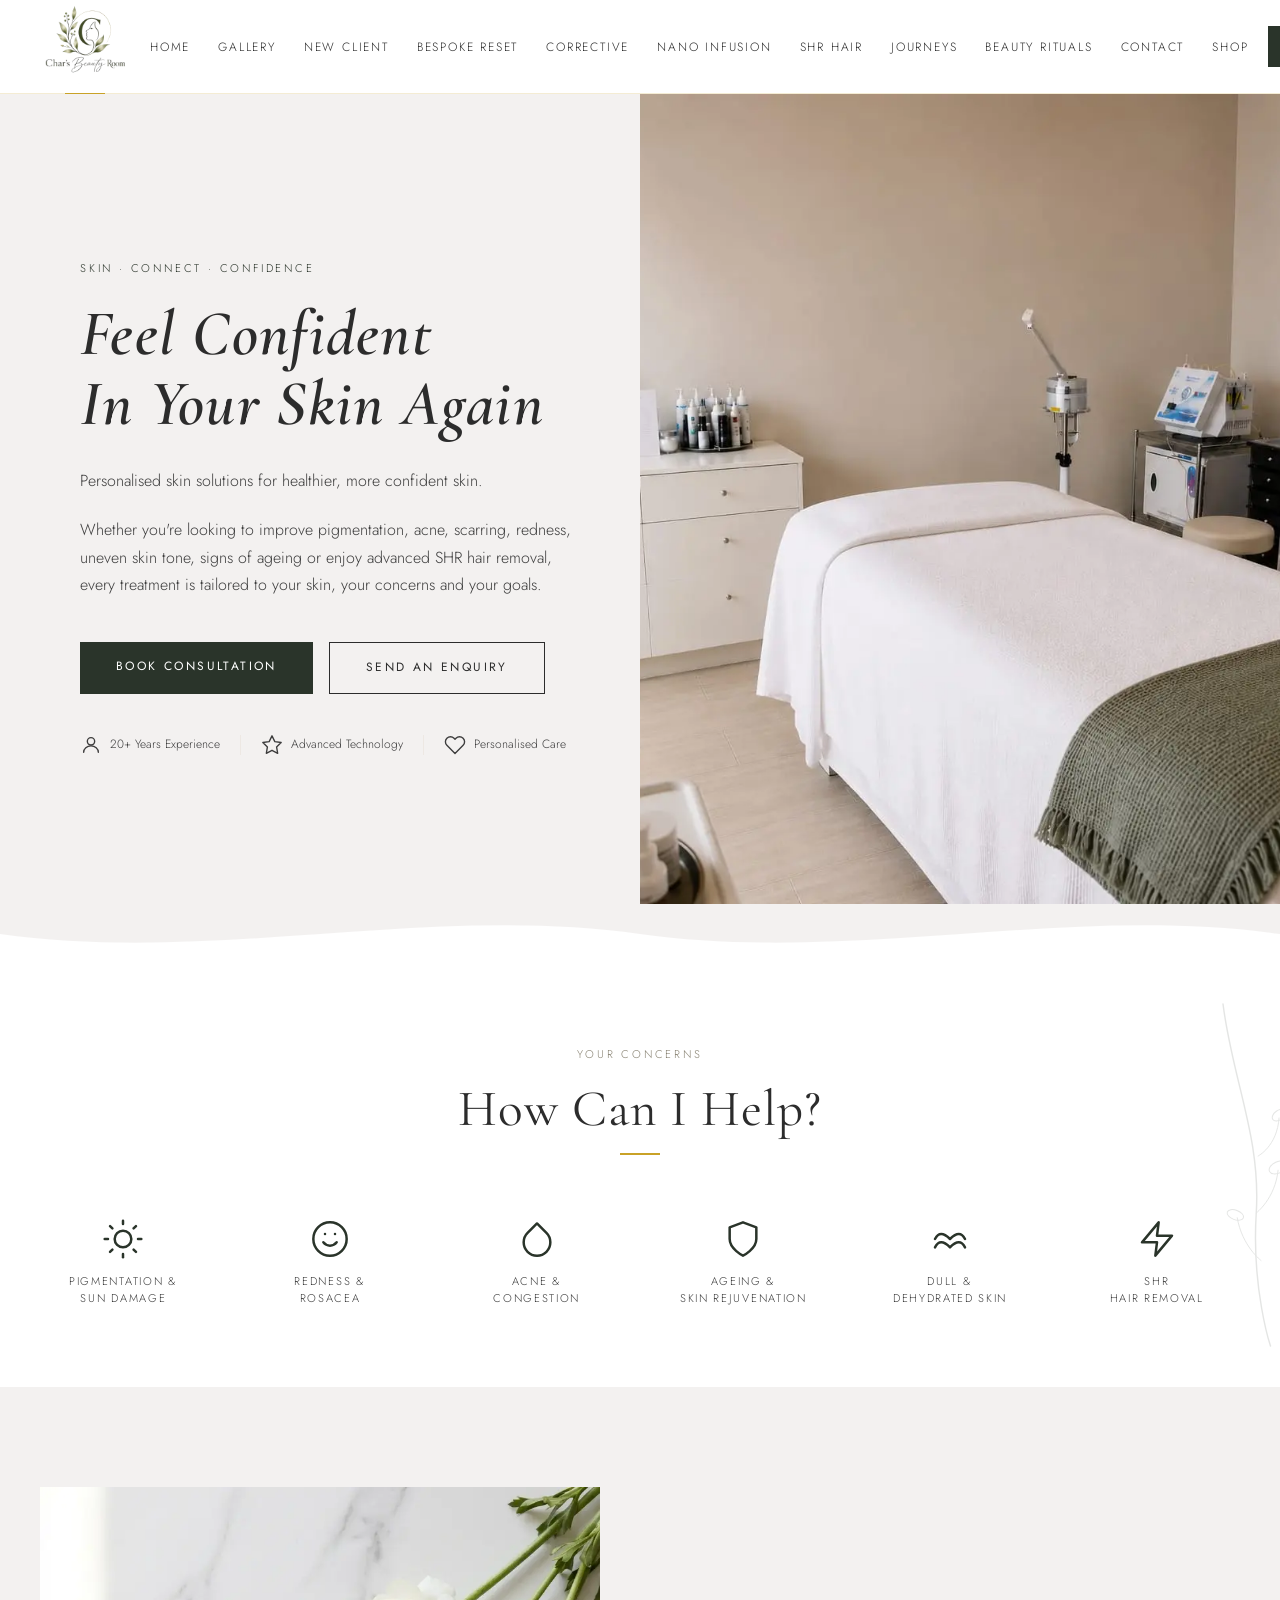
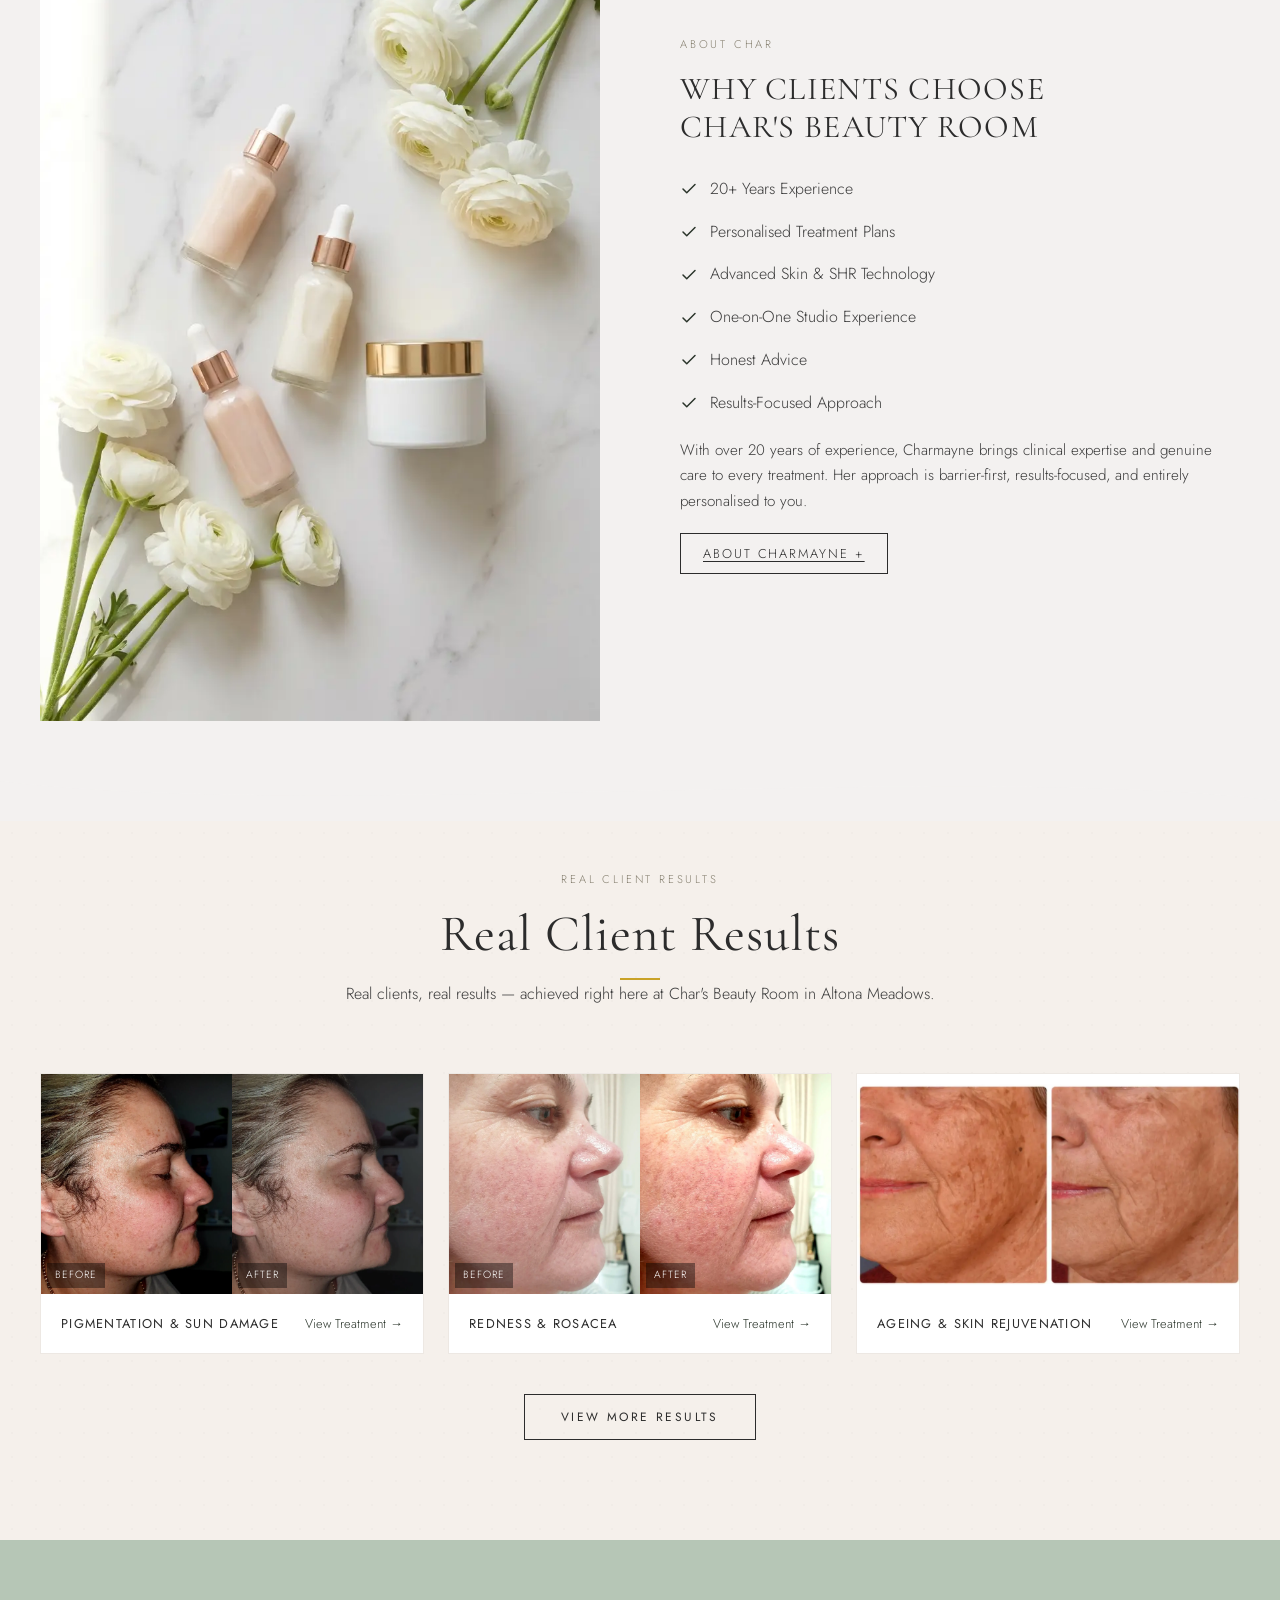
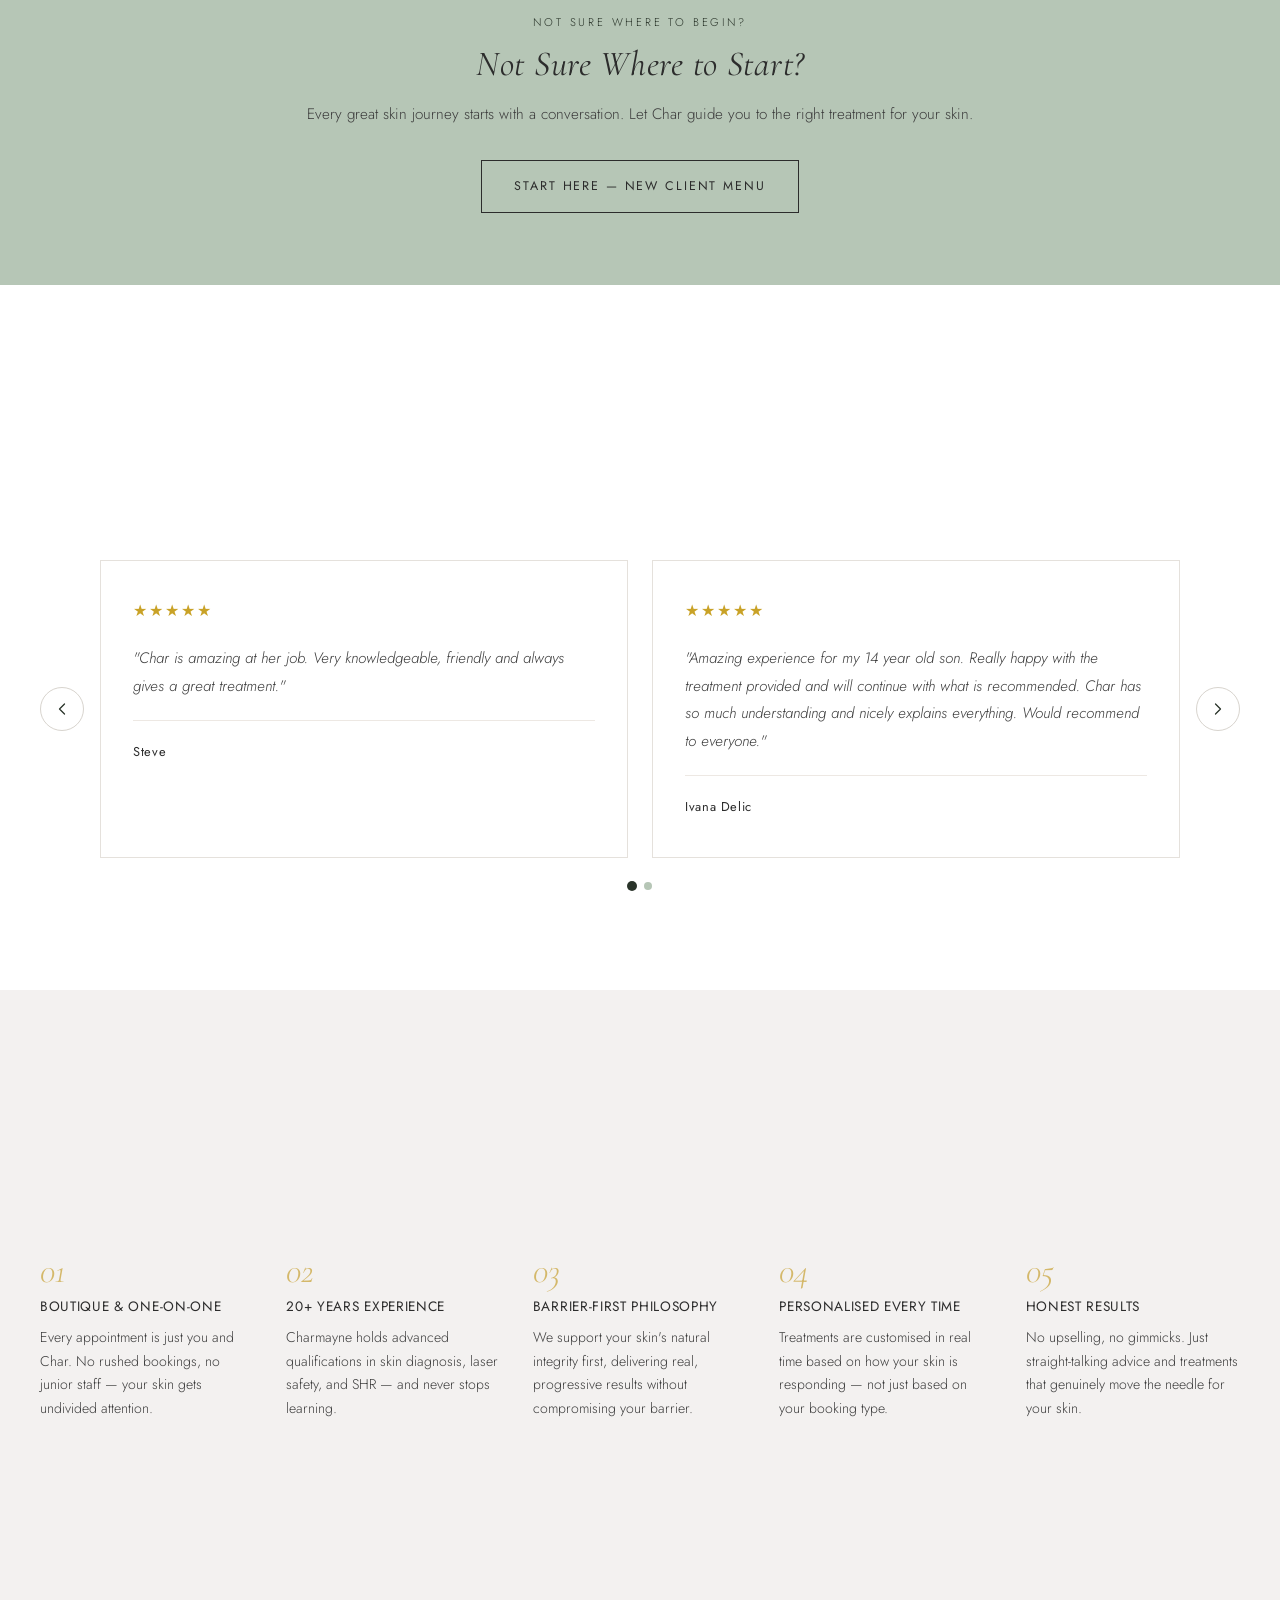
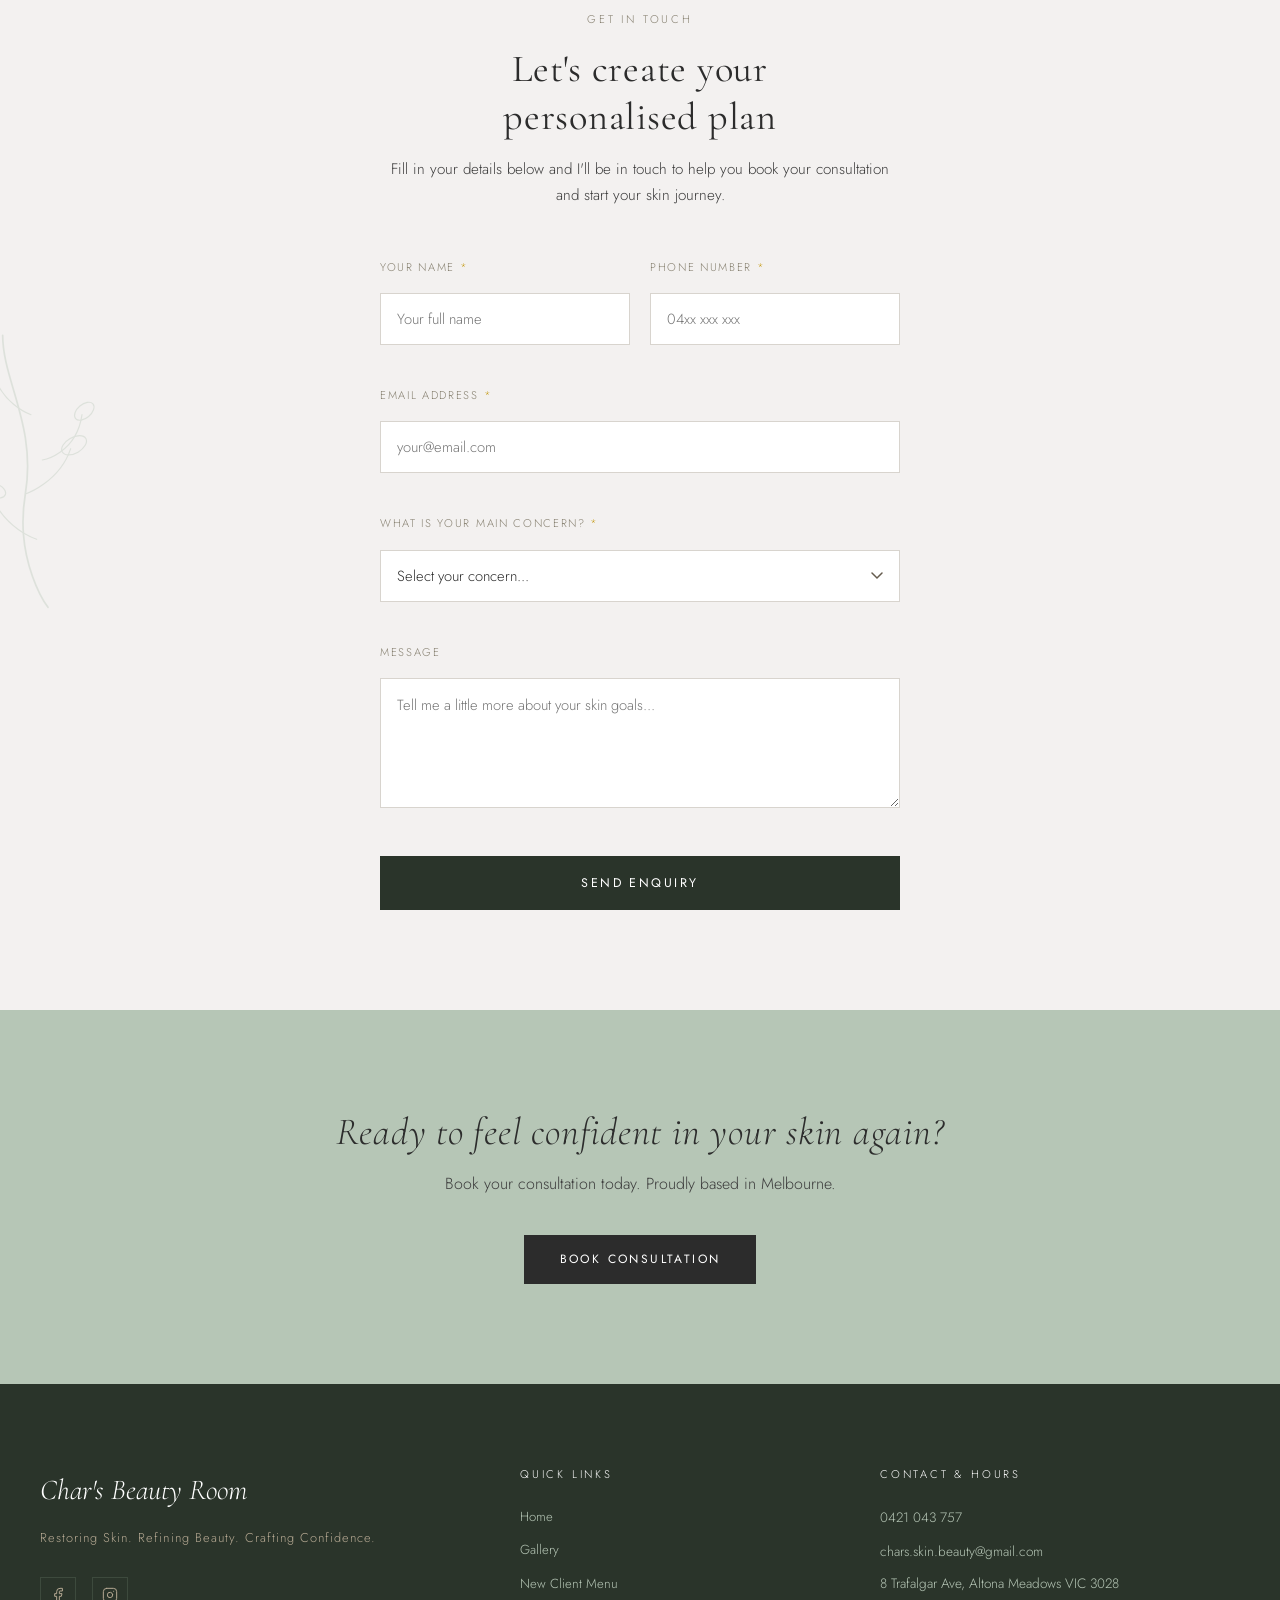
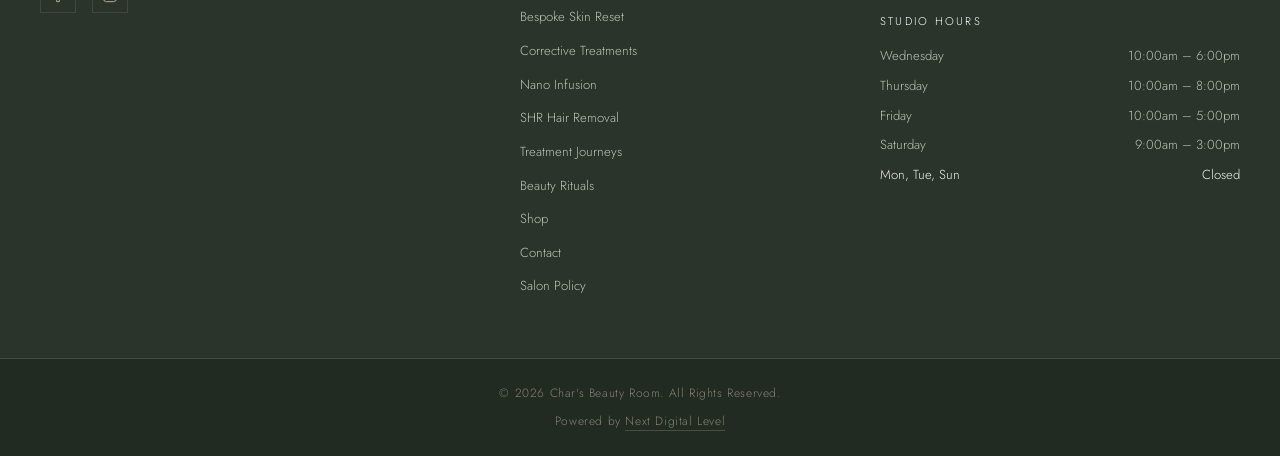
<file: index.html>
<!DOCTYPE html>
<html lang="en">
<head>
  <meta charset="UTF-8">
  <script>(function(){var p=location.pathname;if(p.slice(-5)===".html"){history.replaceState(null,"",p==="/index.html"?"/":p.slice(0,-5)+location.search+location.hash)}})();</script>
  <meta name="viewport" content="width=device-width, initial-scale=1.0">
  <meta name="description" content="Char's Beauty Room — boutique luxury skin and beauty studio in Altona Meadows, Melbourne. Expert skin treatments for pigmentation, rosacea, acne, ageing and SHR hair removal. Personalised to you.">
  <title>Char's Beauty Room | Boutique Skin & Beauty Studio | Altona Meadows Melbourne</title>
  <link rel="stylesheet" href="css/style.css">
  <link rel="icon" type="image/webp" href="images/LOGO.webp">
  <link rel="apple-touch-icon" href="images/LOGO.webp">
</head>
<body>

  <!-- NAVIGATION -->
  <nav class="site-nav" role="navigation" aria-label="Main navigation">
    <div class="nav-inner">
      <a href="/" class="nav-logo"><img src="images/LOGO.webp" alt="Char's Beauty Room" class="nav-logo-img"><span class="nav-logo-accent" aria-hidden="true"></span></a>
      <ul class="nav-links" role="list">
        <li><a href="/">Home</a></li>
        <li><a href="gallery">Gallery</a></li>
        <li><a href="new-client-menu">New Client</a></li>
        <li><a href="bespoke-skin-reset">Bespoke Reset</a></li>
        <li><a href="corrective-treatments">Corrective</a></li>
        <li><a href="nano-infusion">Nano Infusion</a></li>
        <li><a href="shr-hair-removal">SHR Hair</a></li>
        <li><a href="treatment-journeys">Journeys</a></li>
        <li><a href="beauty-rituals">Beauty Rituals</a></li>
        <li><a href="contact">Contact</a></li>
        <li><a href="shop">Shop</a></li>
      </ul>
      <div class="nav-right">
        <a href="https://charsbeautyroom.square.site/s/appointments" target="_blank" rel="noopener" class="btn-book-nav">Book Now</a>
        <button class="hamburger" id="hamburger" aria-label="Open menu" aria-expanded="false">
          <span></span><span></span><span></span>
        </button>
      </div>
    </div>
    <div class="nav-mobile" id="mobileNav" role="navigation" aria-label="Mobile navigation">
      <a href="/">Home</a>
      <a href="gallery">Gallery</a>
      <a href="new-client-menu">New Client</a>
      <a href="bespoke-skin-reset">Bespoke Reset</a>
      <a href="corrective-treatments">Corrective</a>
      <a href="nano-infusion">Nano Infusion</a>
      <a href="shr-hair-removal">SHR Hair Removal</a>
      <a href="treatment-journeys">Treatment Journeys</a>
      <a href="beauty-rituals">Beauty Rituals</a>
      <a href="shop">Shop</a>
      <a href="contact">Contact</a>
      <a href="salon-policy">Salon Policy</a>
      <a href="https://charsbeautyroom.square.site/s/appointments" target="_blank" rel="noopener" class="btn-book-mobile">Book Now</a>
    </div>
  </nav>

  <!-- HERO — split layout, left text / right image -->
  <section class="hp-hero">
    <div class="hp-hero-left">
      <span class="hp-hero-eyebrow">Skin &middot; Connect &middot; Confidence</span>
      <h1 class="hp-hero-h1">Feel Confident<br>In Your Skin Again</h1>
      <p class="hp-hero-sub">Personalised skin solutions for healthier, more confident skin.</p>
      <p class="hp-hero-sub" style="margin-top:10px;">Whether you're looking to improve pigmentation, acne, scarring, redness, uneven skin tone, signs of ageing or enjoy advanced SHR hair removal, every treatment is tailored to your skin, your concerns and your goals.</p>
      <div class="hp-hero-btns">
        <a href="https://charsbeautyroom.square.site/s/appointments" target="_blank" rel="noopener" class="btn-hp-sage">Book Consultation</a>
        <a href="#contact-form" class="btn-hp-outline">Send an Enquiry</a>
      </div>
      <div class="hp-trust-badges">
        <div class="hp-badge">
          <svg width="22" height="22" viewBox="0 0 24 24" fill="none" stroke="currentColor" stroke-width="1.5" stroke-linecap="round" stroke-linejoin="round" aria-hidden="true"><circle cx="12" cy="8" r="4"/><path d="M4 20c0-4 3.6-7 8-7s8 3 8 7"/></svg>
          <span>20+ Years Experience</span>
        </div>
        <span class="hp-badge-divider" aria-hidden="true"></span>
        <div class="hp-badge">
          <svg width="22" height="22" viewBox="0 0 24 24" fill="none" stroke="currentColor" stroke-width="1.5" stroke-linecap="round" stroke-linejoin="round" aria-hidden="true"><polygon points="12 2 15.09 8.26 22 9.27 17 14.14 18.18 21.02 12 17.77 5.82 21.02 7 14.14 2 9.27 8.91 8.26 12 2"/></svg>
          <span>Advanced Technology</span>
        </div>
        <span class="hp-badge-divider" aria-hidden="true"></span>
        <div class="hp-badge">
          <svg width="22" height="22" viewBox="0 0 24 24" fill="none" stroke="currentColor" stroke-width="1.5" stroke-linecap="round" stroke-linejoin="round" aria-hidden="true"><path d="M20.84 4.61a5.5 5.5 0 0 0-7.78 0L12 5.67l-1.06-1.06a5.5 5.5 0 0 0-7.78 7.78l1.06 1.06L12 21.23l7.78-7.78 1.06-1.06a5.5 5.5 0 0 0 0-7.78z"/></svg>
          <span>Personalised Care</span>
        </div>
      </div>
    </div>
    <div class="hp-hero-right">
      <!-- TODO: Replace with images/homepage-hero-new.webp when provided -->
      <div class="hp-hero-placeholder" style="background:#EDE8E3;width:100%;height:100%;display:flex;align-items:center;justify-content:center;min-height:500px;">
        <img src="images/studio-bed.webp" alt="Char's Beauty Room treatment studio" loading="eager" class="hp-hero-img" onerror="this.style.display='none';this.parentNode.querySelector('.hp-placeholder-text').style.display='block'">
        <span class="hp-placeholder-text" style="display:none;font-family:'Cormorant Garamond',serif;font-style:italic;color:#9E9E9E;font-size:1.2rem;">Image coming soon</span>
      </div>
    </div>
  </section>

  <!-- WAVE DIVIDER: hero → concerns -->
  <div class="hp-wave-divider hp-wave-linen" aria-hidden="true">
    <svg viewBox="0 0 1440 60" preserveAspectRatio="none" xmlns="http://www.w3.org/2000/svg"><path d="M0,30 C240,60 480,0 720,30 C960,60 1200,0 1440,30 L1440,60 L0,60 Z" fill="#FFFFFF"/></svg>
  </div>

  <!-- HOW CAN I HELP -->
  <section class="section section-white hp-concerns-section" style="position:relative;overflow:hidden;">
    <div class="section-inner">
      <div class="section-header centered reveal">
        <span class="eyebrow">Your Concerns</span>
        <h2>How Can I Help?</h2>
      </div>
      <div class="hp-concerns-grid">
        <a href="corrective-treatments" class="hp-concern-item reveal">
          <svg class="hp-concern-icon" viewBox="0 0 24 24" fill="none" stroke="currentColor" stroke-width="1.5" stroke-linecap="round" stroke-linejoin="round" aria-hidden="true"><circle cx="12" cy="12" r="5"/><line x1="12" y1="1" x2="12" y2="3"/><line x1="12" y1="21" x2="12" y2="23"/><line x1="4.22" y1="4.22" x2="5.64" y2="5.64"/><line x1="18.36" y1="18.36" x2="19.78" y2="19.78"/><line x1="1" y1="12" x2="3" y2="12"/><line x1="21" y1="12" x2="23" y2="12"/><line x1="4.22" y1="19.78" x2="5.64" y2="18.36"/><line x1="18.36" y1="5.64" x2="19.78" y2="4.22"/></svg>
          <span>Pigmentation &amp;<br>Sun Damage</span>
        </a>
        <a href="corrective-treatments" class="hp-concern-item reveal">
          <svg class="hp-concern-icon" viewBox="0 0 24 24" fill="none" stroke="currentColor" stroke-width="1.5" stroke-linecap="round" stroke-linejoin="round" aria-hidden="true"><path d="M12 2C6.48 2 2 6.48 2 12s4.48 10 10 10 10-4.48 10-10S17.52 2 12 2z"/><path d="M8 14s1.5 2 4 2 4-2 4-2"/><path d="M9 9h.01M15 9h.01"/></svg>
          <span>Redness &amp;<br>Rosacea</span>
        </a>
        <a href="corrective-treatments" class="hp-concern-item reveal">
          <svg class="hp-concern-icon" viewBox="0 0 24 24" fill="none" stroke="currentColor" stroke-width="1.5" stroke-linecap="round" stroke-linejoin="round" aria-hidden="true"><path d="M12 2.69l5.66 5.66a8 8 0 1 1-11.31 0z"/></svg>
          <span>Acne &amp;<br>Congestion</span>
        </a>
        <a href="bespoke-skin-reset" class="hp-concern-item reveal">
          <svg class="hp-concern-icon" viewBox="0 0 24 24" fill="none" stroke="currentColor" stroke-width="1.5" stroke-linecap="round" stroke-linejoin="round" aria-hidden="true"><path d="M12 22s8-4 8-10V5l-8-3-8 3v7c0 6 8 10 8 10z"/></svg>
          <span>Ageing &amp;<br>Skin Rejuvenation</span>
        </a>
        <a href="bespoke-skin-reset" class="hp-concern-item reveal">
          <svg class="hp-concern-icon" viewBox="0 0 24 24" fill="none" stroke="currentColor" stroke-width="1.5" stroke-linecap="round" stroke-linejoin="round" aria-hidden="true"><path d="M3 12 Q6 6 12 12 Q18 6 21 12"/><path d="M3 17 Q6 11 12 17 Q18 11 21 17"/></svg>
          <span>Dull &amp;<br>Dehydrated Skin</span>
        </a>
        <a href="shr-hair-removal" class="hp-concern-item reveal">
          <svg class="hp-concern-icon" viewBox="0 0 24 24" fill="none" stroke="currentColor" stroke-width="1.5" stroke-linecap="round" stroke-linejoin="round" aria-hidden="true"><path d="M13 2L3 14h9l-1 8 10-12h-9l1-8z"/></svg>
          <span>SHR<br>Hair Removal</span>
        </a>
      </div>
      <!-- Decorative botanical right edge -->
      <svg class="hp-concerns-botanical" viewBox="0 0 80 400" fill="none" xmlns="http://www.w3.org/2000/svg" aria-hidden="true" style="position:absolute;right:0;top:50%;transform:translateY(-50%);height:380px;opacity:0.12;pointer-events:none;">
        <path d="M70 380 C70 380 50 320 55 240 C60 160 30 100 20 20" stroke="#2A342A" stroke-width="1.5" stroke-linecap="round"/>
        <path d="M55 240 C55 240 75 225 78 195" stroke="#2A342A" stroke-width="1" stroke-linecap="round"/>
        <path d="M60 290 C60 290 40 275 35 245" stroke="#2A342A" stroke-width="1" stroke-linecap="round"/>
        <path d="M57 180 C57 180 77 170 79 140" stroke="#2A342A" stroke-width="1" stroke-linecap="round"/>
        <ellipse cx="78" cy="192" rx="10" ry="6" transform="rotate(-25 78 192)" stroke="#2A342A" stroke-width="1"/>
        <ellipse cx="33" cy="242" rx="9" ry="5" transform="rotate(20 33 242)" stroke="#2A342A" stroke-width="1"/>
        <ellipse cx="79" cy="137" rx="8" ry="5" transform="rotate(-35 79 137)" stroke="#2A342A" stroke-width="1"/>
      </svg>
    </div>
  </section>

  <!-- ABOUT CHAR -->
  <section class="section section-linen hp-about-section">
    <div class="section-inner">
      <div class="hp-about-grid">
        <div class="hp-about-image reveal">
          <!-- TODO: Replace with images/homepage-about-new.webp when provided -->
          <img src="images/homepage-hero-new.webp" alt="Char's Beauty Room skincare" loading="lazy" class="hp-about-img" onerror="this.style.display='none';this.nextElementSibling.style.display='flex'" style="object-fit:cover;width:100%;height:100%;">
          <div class="hp-img-placeholder" style="display:none;width:100%;height:500px;background:#EDE8E3;align-items:center;justify-content:center;"><span style="font-family:'Cormorant Garamond',serif;font-style:italic;color:#9E9E9E;font-size:1.1rem;">Image coming soon</span></div>
        </div>
        <div class="hp-about-content reveal">
          <span class="eyebrow">About Char</span>
          <h2 class="hp-about-h2">Why Clients Choose<br>Char's Beauty Room</h2>
          <ul class="hp-checklist">
            <li>
              <svg class="hp-check" viewBox="0 0 24 24" fill="none" stroke="currentColor" stroke-width="2" stroke-linecap="round" stroke-linejoin="round" aria-hidden="true"><polyline points="20 6 9 17 4 12"/></svg>
              20+ Years Experience
            </li>
            <li>
              <svg class="hp-check" viewBox="0 0 24 24" fill="none" stroke="currentColor" stroke-width="2" stroke-linecap="round" stroke-linejoin="round" aria-hidden="true"><polyline points="20 6 9 17 4 12"/></svg>
              Personalised Treatment Plans
            </li>
            <li>
              <svg class="hp-check" viewBox="0 0 24 24" fill="none" stroke="currentColor" stroke-width="2" stroke-linecap="round" stroke-linejoin="round" aria-hidden="true"><polyline points="20 6 9 17 4 12"/></svg>
              Advanced Skin &amp; SHR Technology
            </li>
            <li>
              <svg class="hp-check" viewBox="0 0 24 24" fill="none" stroke="currentColor" stroke-width="2" stroke-linecap="round" stroke-linejoin="round" aria-hidden="true"><polyline points="20 6 9 17 4 12"/></svg>
              One-on-One Studio Experience
            </li>
            <li>
              <svg class="hp-check" viewBox="0 0 24 24" fill="none" stroke="currentColor" stroke-width="2" stroke-linecap="round" stroke-linejoin="round" aria-hidden="true"><polyline points="20 6 9 17 4 12"/></svg>
              Honest Advice
            </li>
            <li>
              <svg class="hp-check" viewBox="0 0 24 24" fill="none" stroke="currentColor" stroke-width="2" stroke-linecap="round" stroke-linejoin="round" aria-hidden="true"><polyline points="20 6 9 17 4 12"/></svg>
              Results-Focused Approach
            </li>
          </ul>
          <p class="hp-about-teaser">With over 20 years of experience, Charmayne brings clinical expertise and genuine care to every treatment. Her approach is barrier-first, results-focused, and entirely personalised to you.</p>
          <button class="hp-expand-btn" id="about-expand-btn" aria-expanded="false">About Charmayne +</button>
          <div class="hp-expand-content" id="about-expand-content" aria-hidden="true">
            <p class="hp-expand-text">I'm Charmayne — the founder, therapist, and the person you will see at every single appointment. With over 20 years in the skin and beauty industry, I have spent my career learning what skin actually needs — not what sells, not what looks good on a menu, but what delivers real, lasting results for real people.</p>
            <p class="hp-expand-text">I built Char's Beauty Room because I believe you deserve better than a generic facial from someone who has never seen your skin before. Every client who walks through my door receives my complete attention, my honest professional opinion, and a treatment plan built specifically around them.</p>
            <p class="hp-expand-text">Holding a Diploma in Beauty Therapy, a nationally accredited Laser Safety certificate, and multiple advanced qualifications in skin diagnosis and SHR Hair Removal, I stay ahead of the latest skin technologies — not to chase trends, but to ensure that what we offer is always at the highest possible standard.</p>
            <p class="hp-expand-text">At the heart of everything we do is a belief that skin health is cumulative. One treatment can change how your skin looks today. A treatment journey changes how your skin behaves for years. We are here for the long game — and we will be honest with you about what that looks like.</p>
            <p class="hp-expand-text" style="font-style:italic;color:#2A342A;">Char's Beauty Room is one studio. One expert. One person who genuinely cares about your skin.</p>
          </div>
        </div>
      </div>
    </div>
  </section>

  <!-- WAVE DIVIDER: about → results -->
  <div class="hp-wave-divider hp-wave-white" aria-hidden="true">
    <svg viewBox="0 0 1440 60" preserveAspectRatio="none" xmlns="http://www.w3.org/2000/svg"><path d="M0,20 C360,60 1080,0 1440,40 L1440,60 L0,60 Z" fill="#F3F1F0"/></svg>
  </div>

  <!-- REAL CLIENT RESULTS -->
  <section class="section section-linen hp-results-section hp-dot-texture" style="background:#F3F1F0;">
    <div class="section-inner">
      <div class="section-header centered reveal">
        <span class="eyebrow">Real Client Results</span>
        <h2>Real Client Results</h2>
        <p>Real clients, real results — achieved right here at Char's Beauty Room in Altona Meadows.</p>
      </div>

      <!-- Row 1 — always visible -->
      <div class="hp-results-grid" id="results-row-1">
        <!-- Card 1: Pigmentation -->
        <div class="hp-result-card reveal">
          <div class="hp-result-images">
            <div class="hp-result-img-wrap">
              <img src="images/pigmentation-before.webp" alt="Pigmentation before treatment" loading="lazy">
              <span class="hp-result-label">Before</span>
            </div>
            <div class="hp-result-img-wrap">
              <img src="images/pigmentation-after.webp" alt="Pigmentation after treatment" loading="lazy">
              <span class="hp-result-label">After</span>
            </div>
          </div>
          <div class="hp-result-body">
            <span class="hp-result-concern">Pigmentation &amp; Sun Damage</span>
            <a href="corrective-treatments" class="hp-result-link">View Treatment &rarr;</a>
          </div>
        </div>

        <!-- Card 2: Rosacea -->
        <div class="hp-result-card reveal">
          <div class="hp-result-images">
            <div class="hp-result-img-wrap">
              <img src="images/rosacea-before.webp" alt="Rosacea before treatment" loading="lazy">
              <span class="hp-result-label">Before</span>
            </div>
            <div class="hp-result-img-wrap">
              <img src="images/rosacea-after.webp" alt="Rosacea after treatment" loading="lazy">
              <span class="hp-result-label">After</span>
            </div>
          </div>
          <div class="hp-result-body">
            <span class="hp-result-concern">Redness &amp; Rosacea</span>
            <a href="corrective-treatments" class="hp-result-link">View Treatment &rarr;</a>
          </div>
        </div>

        <!-- Card 3: Ageing — single collage image -->
        <div class="hp-result-card reveal">
          <div class="hp-result-images hp-result-single">
            <img src="images/ageing-rejuvenation-before-after.webp" alt="Ageing and rejuvenation before and after" loading="lazy">
          </div>
          <div class="hp-result-body">
            <span class="hp-result-concern">Ageing &amp; Skin Rejuvenation</span>
            <a href="bespoke-skin-reset" class="hp-result-link">View Treatment &rarr;</a>
          </div>
        </div>
      </div>

      <!-- Toggle button -->
      <div class="hp-results-toggle-wrap">
        <button class="btn-hp-outline-dark" id="results-toggle-btn" aria-expanded="false">View More Results</button>
      </div>

      <!-- Row 2 — hidden, revealed on toggle -->
      <div class="hp-results-grid hp-results-hidden" id="results-row-2" aria-hidden="true">
        <!-- Card 4: Acne -->
        <div class="hp-result-card reveal">
          <div class="hp-result-images hp-result-single">
            <img src="images/acne-chin-before-after.webp" alt="Chin acne before and after" loading="lazy">
          </div>
          <div class="hp-result-body">
            <span class="hp-result-concern">Acne &amp; Congestion</span>
            <a href="corrective-treatments" class="hp-result-link">View Treatment &rarr;</a>
          </div>
        </div>

        <!-- Card 5: SHR facial -->
        <div class="hp-result-card reveal">
          <div class="hp-result-images hp-result-single">
            <img src="images/shr-facial-hair-collage.webp" alt="SHR facial hair removal results" loading="lazy">
          </div>
          <div class="hp-result-body">
            <span class="hp-result-concern">SHR — Facial Hair Removal</span>
            <a href="shr-hair-removal" class="hp-result-link">View Treatment &rarr;</a>
          </div>
        </div>

        <!-- Card 6: SHR back -->
        <div class="hp-result-card reveal">
          <div class="hp-result-images">
            <div class="hp-result-img-wrap">
              <img src="images/shr-back-before.webp" alt="Back hair before SHR" loading="lazy">
              <span class="hp-result-label">Before</span>
            </div>
            <div class="hp-result-img-wrap">
              <img src="images/shr-back-after.webp" alt="Back hair after SHR" loading="lazy">
              <span class="hp-result-label">After</span>
            </div>
          </div>
          <div class="hp-result-body">
            <span class="hp-result-concern">SHR — Back Hair Removal</span>
            <a href="shr-hair-removal" class="hp-result-link">View Treatment &rarr;</a>
          </div>
        </div>

        <!-- Card 7: ba.webp — before/after collage (acne/congestion) -->
        <div class="hp-result-card reveal">
          <div class="hp-result-images hp-result-single" style="background:#ffffff;">
            <img src="images/ba.webp" alt="Acne and congestion before and after" loading="lazy" style="width:100%;height:auto;object-fit:contain;display:block;">
          </div>
          <div class="hp-result-body">
            <span class="hp-result-concern">Acne &amp; Congestion</span>
            <a href="corrective-treatments" class="hp-result-link">View Treatment &rarr;</a>
          </div>
        </div>

        <!-- Card 8: ba1.webp — before/after collage (pigmentation) -->
        <div class="hp-result-card reveal">
          <div class="hp-result-images hp-result-single" style="background:#ffffff;">
            <img src="images/ba1.webp" alt="Pigmentation treatment before and after" loading="lazy" style="width:100%;height:auto;object-fit:contain;display:block;">
          </div>
          <div class="hp-result-body">
            <span class="hp-result-concern">Pigmentation &amp; Sun Damage</span>
            <a href="corrective-treatments" class="hp-result-link">View Treatment &rarr;</a>
          </div>
        </div>

        <!-- Card 9: ba2.webp — before/after collage (skin rejuvenation) -->
        <div class="hp-result-card reveal">
          <div class="hp-result-images hp-result-single" style="background:#ffffff;">
            <img src="images/ba2.webp" alt="Skin rejuvenation before and after" loading="lazy" style="width:100%;height:auto;object-fit:contain;display:block;">
          </div>
          <div class="hp-result-body">
            <span class="hp-result-concern">Skin Rejuvenation</span>
            <a href="corrective-treatments" class="hp-result-link">View Treatment &rarr;</a>
          </div>
        </div>
      </div>

    </div>
  </section>

  <!-- NOT SURE WHERE TO START — dark banner -->
  <section class="hp-not-sure-banner">
    <div class="section-inner">
      <span class="eyebrow reveal">Not Sure Where to Begin?</span>
      <h2 class="reveal">Not Sure Where to Start?</h2>
      <p class="reveal">Every great skin journey starts with a conversation. Let Char guide you to the right treatment for your skin.</p>
      <a href="new-client-menu" class="btn-outlined-white reveal">Start Here — New Client Menu</a>
    </div>
  </section>

  <!-- TESTIMONIALS SLIDER -->
  <section class="section section-white hp-testimonials-section">
    <div class="section-inner">
      <div class="section-header centered reveal">
        <span class="eyebrow">Client Stories</span>
        <h2>What My Clients Say</h2>
      </div>
      <div class="testi-slider-wrap" id="testiSlider">
        <button class="testi-arrow testi-prev" aria-label="Previous testimonial">
          <svg width="20" height="20" viewBox="0 0 24 24" fill="none" stroke="#2A342A" stroke-width="1.5" stroke-linecap="round" stroke-linejoin="round"><polyline points="15 18 9 12 15 6"/></svg>
        </button>
        <div class="testi-track-outer">
          <div class="testi-track" id="testiTrack">
            <div class="hp-testi-card">
              <div class="hp-testi-stars" aria-label="5 stars">&#9733;&#9733;&#9733;&#9733;&#9733;</div>
              <p class="hp-testi-quote">"Char is amazing at her job. Very knowledgeable, friendly and always gives a great treatment."</p>
              <hr class="hp-testi-divider">
              <span class="hp-testi-name">Steve</span>
            </div>
            <div class="hp-testi-card">
              <div class="hp-testi-stars" aria-label="5 stars">&#9733;&#9733;&#9733;&#9733;&#9733;</div>
              <p class="hp-testi-quote">"Amazing experience for my 14 year old son. Really happy with the treatment provided and will continue with what is recommended. Char has so much understanding and nicely explains everything. Would recommend to everyone."</p>
              <hr class="hp-testi-divider">
              <span class="hp-testi-name">Ivana Delic</span>
            </div>
            <div class="hp-testi-card">
              <div class="hp-testi-stars" aria-label="5 stars">&#9733;&#9733;&#9733;&#9733;&#9733;</div>
              <p class="hp-testi-quote">"Today I visited Char's Beauty Room. I had a facial and waxing. It was absolutely fantastic. I felt so comfortable and relaxed. I will be returning to have more treatments."</p>
              <hr class="hp-testi-divider">
              <span class="hp-testi-name">Nick De Silva</span>
            </div>
            <div class="hp-testi-card">
              <div class="hp-testi-stars" aria-label="5 stars">&#9733;&#9733;&#9733;&#9733;&#9733;</div>
              <p class="hp-testi-quote">"I have been a happy client of Char's for several years and would recommend her to anyone looking for an honest, caring and friendly experience. Most recently SHR hair removal — painless long lasting results. Look forward to being a client for many years to come."</p>
              <hr class="hp-testi-divider">
              <span class="hp-testi-name">Belinda R.</span>
            </div>
          </div>
        </div>
        <button class="testi-arrow testi-next" aria-label="Next testimonial">
          <svg width="20" height="20" viewBox="0 0 24 24" fill="none" stroke="#2A342A" stroke-width="1.5" stroke-linecap="round" stroke-linejoin="round"><polyline points="9 18 15 12 9 6"/></svg>
        </button>
      </div>
      <div class="testi-dots" id="testiDots" aria-label="Testimonial navigation"></div>
    </div>
  </section>

  <!-- WHY CHOOSE CHAR'S BEAUTY ROOM -->
  <section class="hp-why-section">
    <div class="section-inner hp-why-section-inner">
      <div class="section-header centered reveal">
        <span class="eyebrow">The Char's Difference</span>
        <h2>Why Choose Char's Beauty Room?</h2>
      </div>
      <div class="hp-why-pillars">
        <div class="hp-why-pillar reveal">
          <span class="hp-why-num">01</span>
          <h3>Boutique &amp; One-on-One</h3>
          <p>Every appointment is just you and Char. No rushed bookings, no junior staff — your skin gets undivided attention.</p>
        </div>
        <div class="hp-why-pillar reveal">
          <span class="hp-why-num">02</span>
          <h3>20+ Years Experience</h3>
          <p>Charmayne holds advanced qualifications in skin diagnosis, laser safety, and SHR — and never stops learning.</p>
        </div>
        <div class="hp-why-pillar reveal">
          <span class="hp-why-num">03</span>
          <h3>Barrier-First Philosophy</h3>
          <p>We support your skin's natural integrity first, delivering real, progressive results without compromising your barrier.</p>
        </div>
        <div class="hp-why-pillar reveal">
          <span class="hp-why-num">04</span>
          <h3>Personalised Every Time</h3>
          <p>Treatments are customised in real time based on how your skin is responding — not just based on your booking type.</p>
        </div>
        <div class="hp-why-pillar reveal">
          <span class="hp-why-num">05</span>
          <h3>Honest Results</h3>
          <p>No upselling, no gimmicks. Just straight-talking advice and treatments that genuinely move the needle for your skin.</p>
        </div>
      </div>
    </div>
  </section>

  <!-- CONTACT FORM -->
  <section class="hp-contact-section" id="contact-form">
    <!-- Botanical decoration -->
    <svg class="hp-contact-botanical" viewBox="0 0 120 300" fill="none" xmlns="http://www.w3.org/2000/svg" aria-hidden="true">
      <path d="M60 280 C60 280 30 240 40 180 C50 120 20 80 20 40" stroke="#B6C6B6" stroke-width="1.5" stroke-linecap="round"/>
      <path d="M40 180 C40 180 70 170 80 140" stroke="#B6C6B6" stroke-width="1" stroke-linecap="round"/>
      <path d="M50 220 C50 220 20 210 10 180" stroke="#B6C6B6" stroke-width="1" stroke-linecap="round"/>
      <path d="M55 150 C55 150 85 145 90 110" stroke="#B6C6B6" stroke-width="1" stroke-linecap="round"/>
      <path d="M45 110 C45 110 15 100 10 65" stroke="#B6C6B6" stroke-width="1" stroke-linecap="round"/>
      <ellipse cx="83" cy="137" rx="12" ry="7" transform="rotate(-30 83 137)" stroke="#B6C6B6" stroke-width="1"/>
      <ellipse cx="13" cy="177" rx="10" ry="6" transform="rotate(20 13 177)" stroke="#B6C6B6" stroke-width="1"/>
      <ellipse cx="92" cy="107" rx="10" ry="6" transform="rotate(-40 92 107)" stroke="#B6C6B6" stroke-width="1"/>
      <ellipse cx="8" cy="62" rx="9" ry="5" transform="rotate(15 8 62)" stroke="#B6C6B6" stroke-width="1"/>
    </svg>
    <div class="hp-contact-inner">
      <div class="hp-contact-header reveal">
        <span class="eyebrow">Get in Touch</span>
        <h2 class="hp-contact-h2">Let's create your<br>personalised plan</h2>
        <p class="hp-contact-body">Fill in your details below and I'll be in touch to help you book your consultation and start your skin journey.</p>
      </div>
      <!-- TODO: Replace YOUR_FORM_ID with actual Formspree form ID -->
      <form class="hp-form" action="https://formspree.io/f/YOUR_FORM_ID" method="POST">
        <input type="hidden" name="_subject" value="New enquiry — Char's Beauty Room">
        <div class="hp-form-row">
          <div class="hp-form-group">
            <label for="hf-name">Your Name <span class="form-required">*</span></label>
            <input type="text" id="hf-name" name="name" required placeholder="Your full name">
          </div>
          <div class="hp-form-group">
            <label for="hf-phone">Phone Number <span class="form-required">*</span></label>
            <input type="tel" id="hf-phone" name="phone" required placeholder="04xx xxx xxx">
          </div>
        </div>
        <div class="hp-form-group">
          <label for="hf-email">Email Address <span class="form-required">*</span></label>
          <input type="email" id="hf-email" name="email" required placeholder="your@email.com">
        </div>
        <div class="hp-form-group">
          <label for="hf-concern">What is your main concern? <span class="form-required">*</span></label>
          <select id="hf-concern" name="concern" required>
            <option value="" disabled selected>Select your concern...</option>
            <option value="Pigmentation &amp; Sun Damage">Pigmentation &amp; Sun Damage</option>
            <option value="Acne &amp; Congestion">Acne &amp; Congestion</option>
            <option value="Redness &amp; Rosacea">Redness &amp; Rosacea</option>
            <option value="Ageing &amp; Fine Lines">Ageing &amp; Fine Lines</option>
            <option value="Dull &amp; Dehydrated Skin">Dull &amp; Dehydrated Skin</option>
            <option value="SHR Hair Removal">SHR Hair Removal</option>
            <option value="Not Sure — Book a Consultation">Not Sure — Book a Consultation</option>
          </select>
        </div>
        <div class="hp-form-group">
          <label for="hf-message">Message</label>
          <textarea id="hf-message" name="message" rows="4" placeholder="Tell me a little more about your skin goals..."></textarea>
        </div>
        <button type="submit" class="hp-form-submit">Send Enquiry</button>
      </form>
    </div>
  </section>

  <!-- FINAL CTA BANNER -->
  <section class="hp-cta-dark">
    <div class="section-inner" style="text-align:center;">
      <h2 class="hp-cta-h2 reveal"><em>Ready to feel confident in your skin again?</em></h2>
      <p class="hp-cta-sub reveal">Book your consultation today. Proudly based in Melbourne.</p>
      <a href="https://charsbeautyroom.square.site/s/appointments" target="_blank" rel="noopener" class="btn-hp-sage reveal">Book Consultation</a>
    </div>
  </section>

  <!-- FOOTER -->
  <footer class="site-footer">
    <div class="footer-inner">
      <div class="footer-col">
        <span class="footer-brand-name">Char's Beauty Room</span>
        <p class="footer-tagline">Restoring Skin. Refining Beauty. Crafting Confidence.</p>
        <div class="footer-socials">
          <a href="https://www.facebook.com/share/16y8bG85gF/" target="_blank" rel="noopener" aria-label="Facebook">
            <svg viewBox="0 0 24 24" aria-hidden="true"><path d="M18 2h-3a5 5 0 0 0-5 5v3H7v4h3v8h4v-8h3l1-4h-4V7a1 1 0 0 1 1-1h3z"/></svg>
          </a>
          <a href="https://www.instagram.com/charsbeautyroom" target="_blank" rel="noopener" aria-label="Instagram">
            <svg viewBox="0 0 24 24" aria-hidden="true"><rect x="2" y="2" width="20" height="20" rx="5" ry="5"/><path d="M16 11.37A4 4 0 1 1 12.63 8 4 4 0 0 1 16 11.37z"/><line x1="17.5" y1="6.5" x2="17.51" y2="6.5"/></svg>
          </a>
        </div>
      </div>
      <div class="footer-col">
        <h4>Quick Links</h4>
        <nav class="footer-links" aria-label="Footer navigation">
          <a href="/">Home</a>
          <a href="gallery">Gallery</a>
          <a href="new-client-menu">New Client Menu</a>
          <a href="bespoke-skin-reset">Bespoke Skin Reset</a>
          <a href="corrective-treatments">Corrective Treatments</a>
          <a href="nano-infusion">Nano Infusion</a>
          <a href="shr-hair-removal">SHR Hair Removal</a>
          <a href="treatment-journeys">Treatment Journeys</a>
          <a href="beauty-rituals">Beauty Rituals</a>
          <a href="shop">Shop</a>
          <a href="contact">Contact</a>
          <a href="salon-policy">Salon Policy</a>
        </nav>
      </div>
      <div class="footer-col">
        <h4>Contact &amp; Hours</h4>
        <div class="footer-contact">
          <a href="tel:0421043757">0421 043 757</a>
          <a href="mailto:chars.skin.beauty@gmail.com">chars.skin.beauty@gmail.com</a>
          <p>8 Trafalgar Ave, Altona Meadows VIC 3028</p>
        </div>
        <div class="footer-hours">
          <p class="footer-hours-title">Studio Hours</p>
          <table>
            <tr><td>Wednesday</td><td>10:00am – 6:00pm</td></tr>
            <tr><td>Thursday</td><td>10:00am – 8:00pm</td></tr>
            <tr><td>Friday</td><td>10:00am – 5:00pm</td></tr>
            <tr><td>Saturday</td><td>9:00am – 3:00pm</td></tr>
            <tr><td style="color:#F3F1F0;">Mon, Tue, Sun</td><td style="color:#F3F1F0;">Closed</td></tr>
          </table>
        </div>
      </div>
    </div>
    <div class="footer-bottom">
      <p>&copy; 2026 Char's Beauty Room. All Rights Reserved.</p>
      <p class="footer-credit">Powered by <a href="https://nextdigitalevel.com/" target="_blank" rel="noopener">Next Digital Level</a></p>
    </div>
  </footer>



  <!-- STICKY MOBILE BOOK NOW -->
  <a href="https://charsbeautyroom.square.site/s/appointments" target="_blank" rel="noopener" class="sticky-book-btn" aria-label="Book Now">Book Now</a>

  <!-- HOMEPAGE POPUP MODAL -->
  <div class="hp-popup-overlay" id="hp-popup-overlay" role="dialog" aria-modal="true" aria-labelledby="popup-heading">
    <div class="hp-popup">
      <button class="hp-popup-close" aria-label="Close">&times;</button>
      <span class="hp-popup-eyebrow">New Client Offer</span>
      <h2 id="popup-heading">$50 credit towards your next skin treatment</h2>
      <p class="hp-popup-body">Book your <strong>Skin Discovery + Plan</strong> and receive a $50 credit towards your next skin treatment.</p>
      <div class="hp-popup-divider" aria-hidden="true"></div>
      <details class="hp-popup-terms">
        <summary>Terms &amp; conditions</summary>
        <ul>
          <li>Valid on skin treatments over $100.</li>
          <li>Not valid with New Client Menu treatments or other offers.</li>
          <li>The $50 credit cannot be redeemed towards New Client treatments, consultation appointments, treatment packages, retail products, or exchanged for cash.</li>
          <li>Redeem within 21 days.</li>
          <li>One per new client only.</li>
        </ul>
      </details>
      <a href="https://charsbeautyroom.square.site/s/appointments" target="_blank" rel="noopener" class="hp-popup-cta">Book Now</a>
      <a href="new-client-menu" class="hp-popup-secondary">Learn more →</a>
    </div>
  </div>

  <script src="js/main.js"></script>
</body>
</html>
</file>
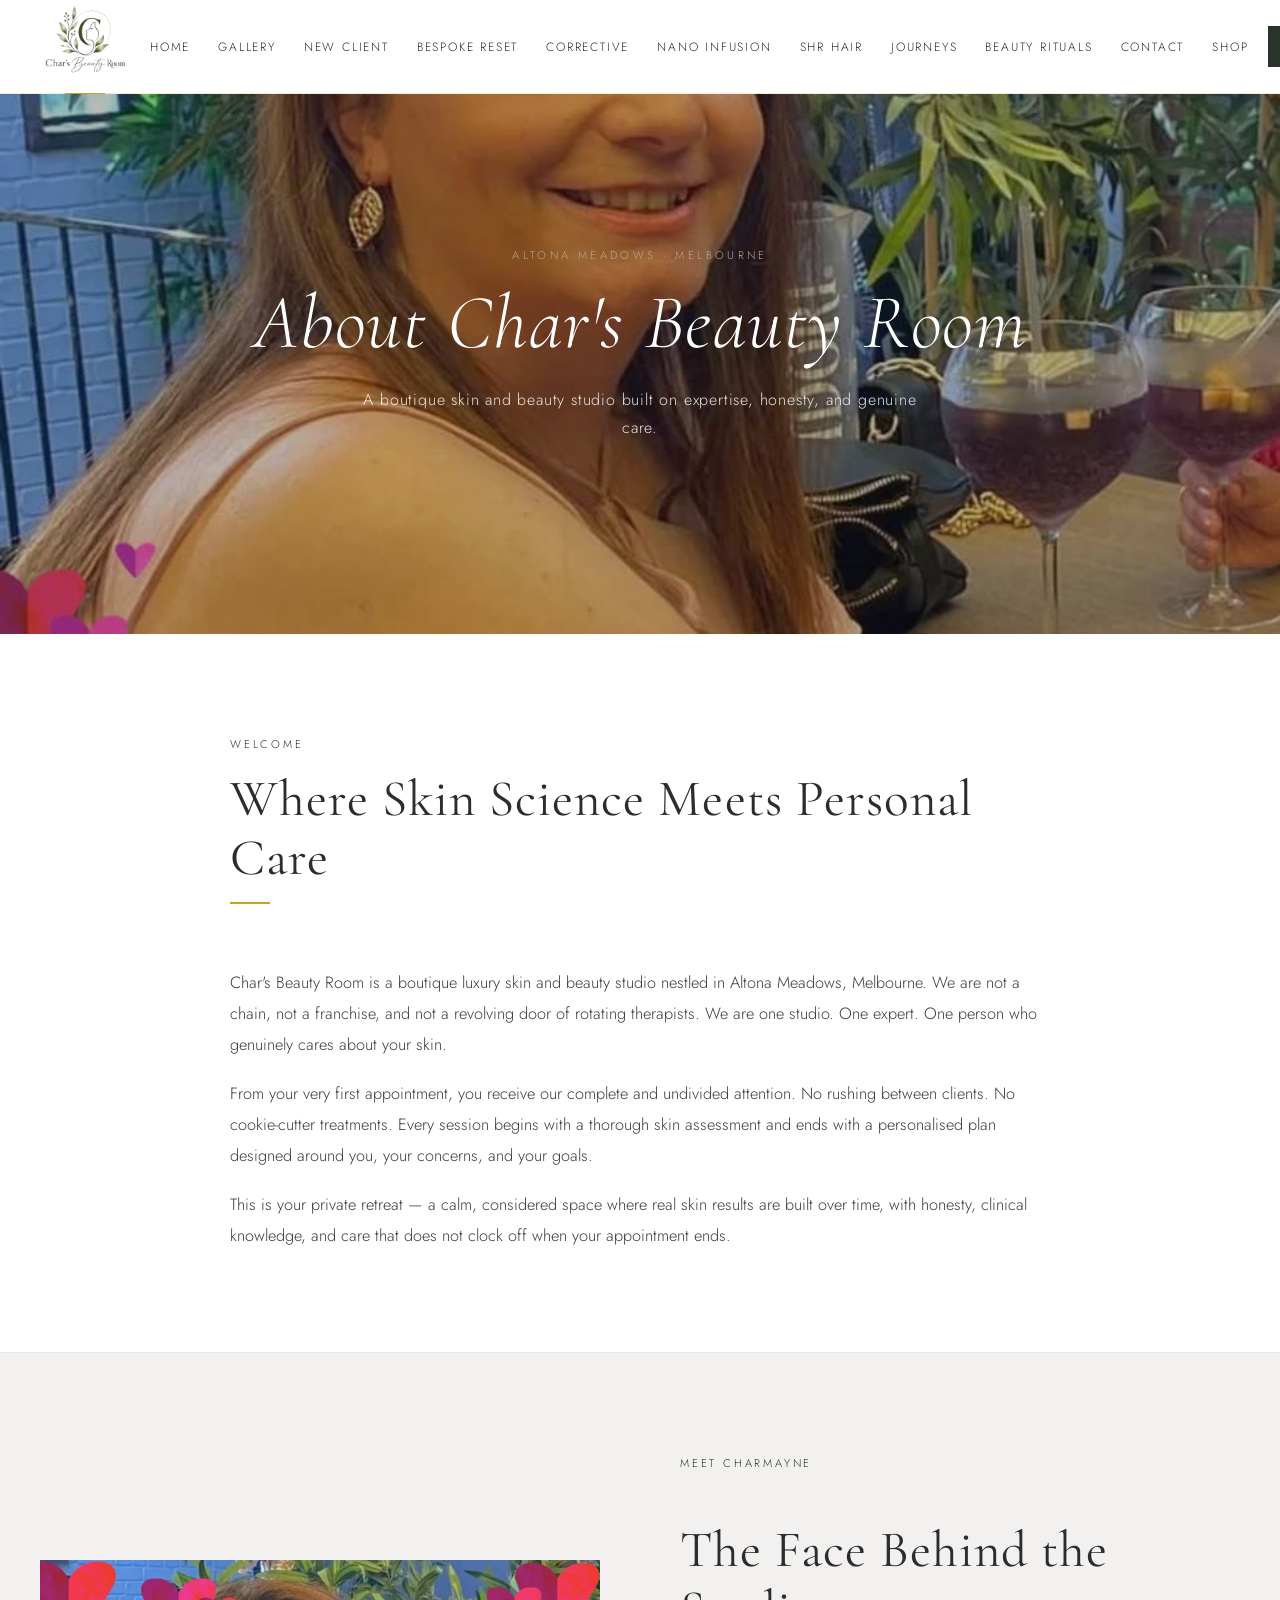
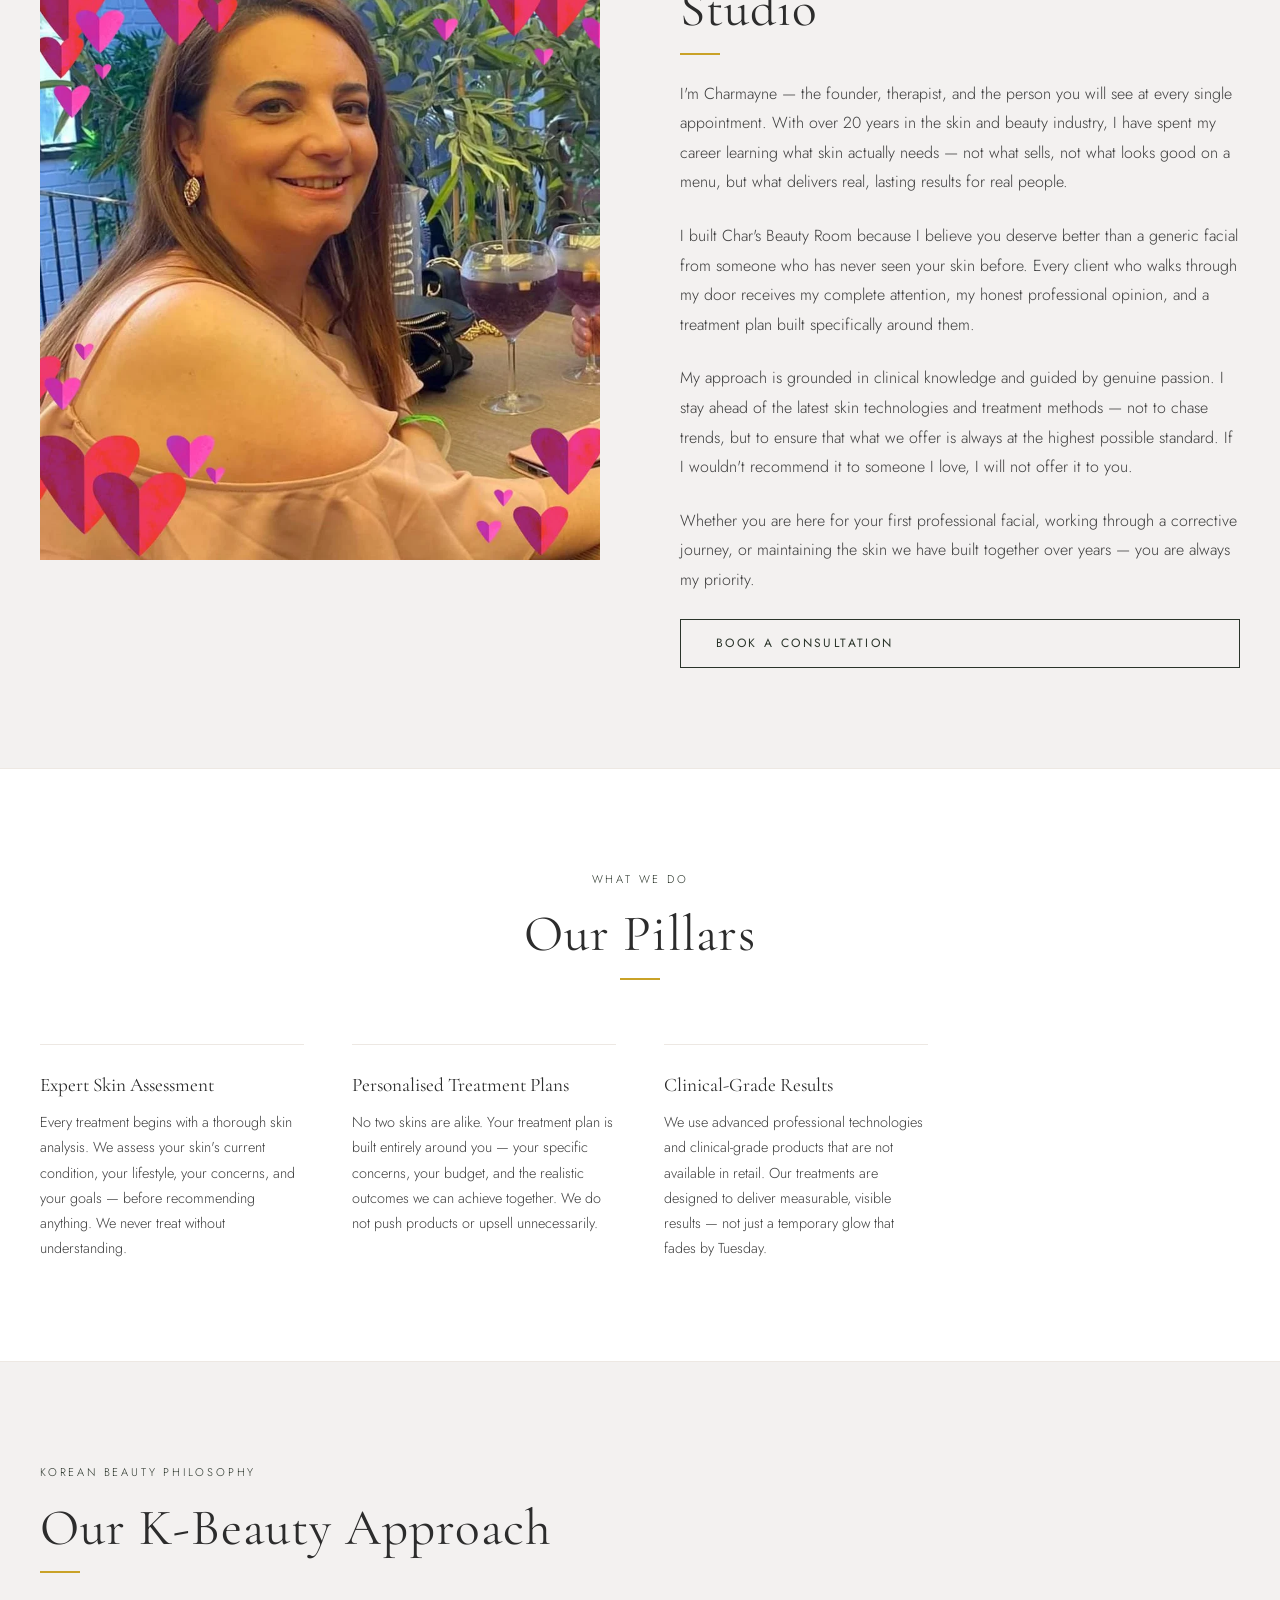
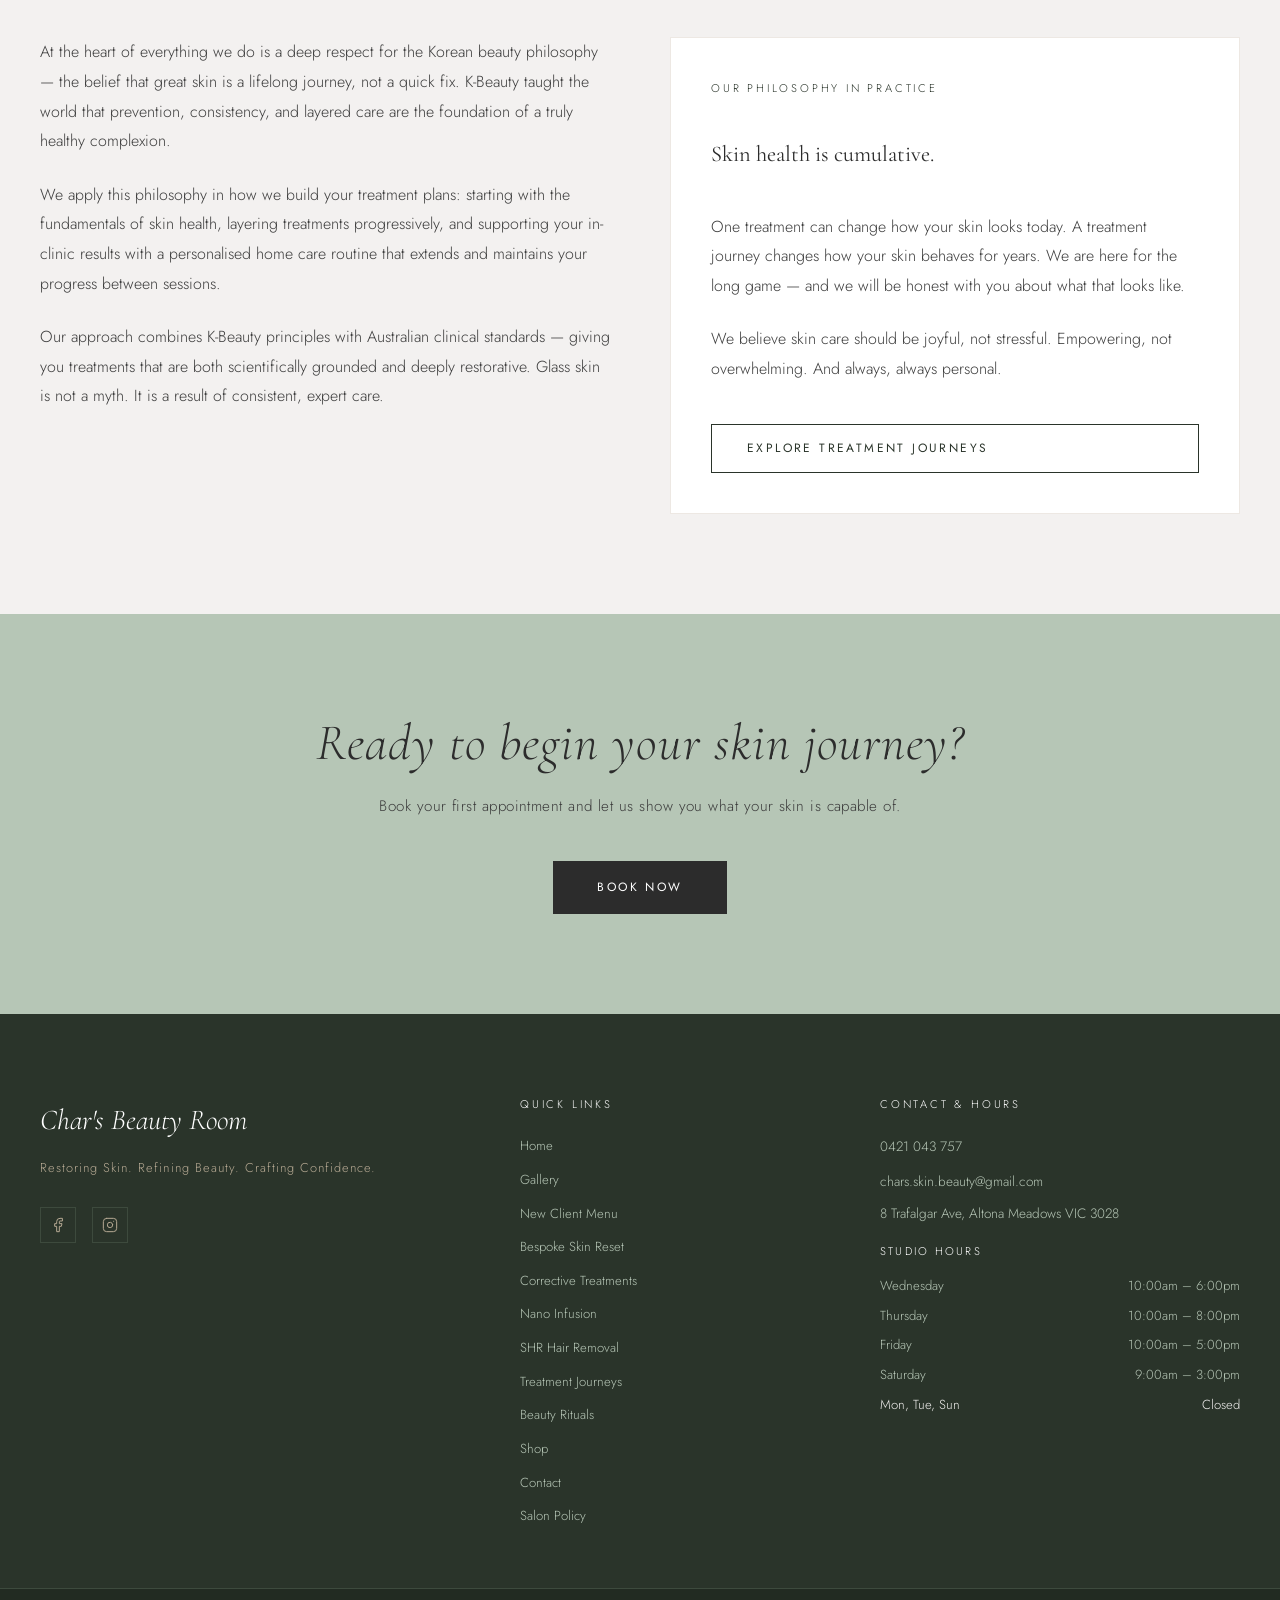
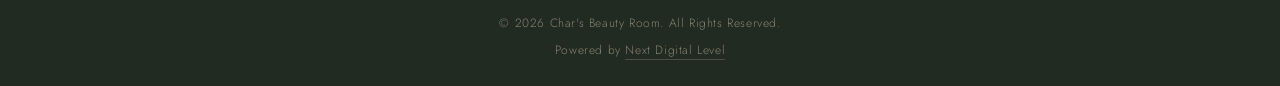
<file: about.html>
<!DOCTYPE html>
<html lang="en">
<head>
  <meta charset="UTF-8">
  <script>(function(){var p=location.pathname;if(p.slice(-5)===".html"){history.replaceState(null,"",p==="/index.html"?"/":p.slice(0,-5)+location.search+location.hash)}})();</script>
  <meta name="viewport" content="width=device-width, initial-scale=1.0">
  <meta name="description" content="About Char's Beauty Room — meet Charmayne, our founder with 20+ years in skin and beauty. Boutique luxury studio in Altona Meadows, Melbourne.">
  <title>About | Char's Beauty Room</title>
  <link rel="stylesheet" href="css/style.css">
  <link rel="icon" type="image/webp" href="images/LOGO.webp">
  <link rel="apple-touch-icon" href="images/LOGO.webp">
</head>
<body>

  <!-- NAVIGATION -->
  <nav class="site-nav" role="navigation" aria-label="Main navigation">
    <div class="nav-inner">
      <a href="/" class="nav-logo"><img src="images/LOGO.webp" alt="Char's Beauty Room" class="nav-logo-img"><span class="nav-logo-accent" aria-hidden="true"></span></a>
      <ul class="nav-links" role="list">
        <li><a href="/">Home</a></li>
        <li><a href="gallery">Gallery</a></li>
        <li><a href="new-client-menu">New Client</a></li>
        <li><a href="bespoke-skin-reset">Bespoke Reset</a></li>
        <li><a href="corrective-treatments">Corrective</a></li>
        <li><a href="nano-infusion">Nano Infusion</a></li>
        <li><a href="shr-hair-removal">SHR Hair</a></li>
        <li><a href="treatment-journeys">Journeys</a></li>
        <li><a href="beauty-rituals">Beauty Rituals</a></li>
        <li><a href="contact">Contact</a></li>
        <li><a href="shop">Shop</a></li>
      </ul>
      <div class="nav-right">
        <a href="https://charsbeautyroom.square.site/s/appointments" target="_blank" rel="noopener" class="btn-book-nav">Book Now</a>
        <button class="hamburger" id="hamburger" aria-label="Open menu" aria-expanded="false">
          <span></span><span></span><span></span>
        </button>
      </div>
    </div>
    <div class="nav-mobile" id="mobileNav" role="navigation" aria-label="Mobile navigation">
      <a href="/">Home</a>
      <a href="gallery">Gallery</a>
      <a href="new-client-menu">New Client</a>
      <a href="bespoke-skin-reset">Bespoke Reset</a>
      <a href="corrective-treatments">Corrective</a>
      <a href="nano-infusion">Nano Infusion</a>
      <a href="shr-hair-removal">SHR Hair Removal</a>
      <a href="treatment-journeys">Treatment Journeys</a>
      <a href="beauty-rituals">Beauty Rituals</a>
      <a href="shop">Shop</a>
      <a href="contact">Contact</a>
      <a href="salon-policy">Salon Policy</a>
      <a href="https://charsbeautyroom.square.site/s/appointments" target="_blank" rel="noopener" class="btn-book-mobile">Book Now</a>
    </div>
  </nav>

  <!-- HERO -->
  <section class="hero hero-short">
    <div class="hero-bg" style="background-image: url('images/ceo.webp');"></div>
    <div class="hero-overlay hero-overlay-dark"></div>
    <div class="hero-content">
      <span class="eyebrow fade-1">Altona Meadows &middot; Melbourne</span>
      <h1 class="fade-2">About Char's Beauty Room</h1>
      <p class="hero-sub fade-3">A boutique skin and beauty studio built on expertise, honesty, and genuine care.</p>
    </div>
  </section>

  <!-- WELCOME SECTION -->
  <section class="section section-white">
    <div class="section-inner about-welcome" style="max-width:820px;">
      <div class="section-header reveal">
        <span class="eyebrow subpage-eyebrow">Welcome</span>
        <h2>Where Skin Science Meets Personal Care</h2>
      </div>
      <p class="reveal">Char's Beauty Room is a boutique luxury skin and beauty studio nestled in Altona Meadows, Melbourne. We are not a chain, not a franchise, and not a revolving door of rotating therapists. We are one studio. One expert. One person who genuinely cares about your skin.</p>
      <p class="reveal">From your very first appointment, you receive our complete and undivided attention. No rushing between clients. No cookie-cutter treatments. Every session begins with a thorough skin assessment and ends with a personalised plan designed around you, your concerns, and your goals.</p>
      <p class="reveal">This is your private retreat — a calm, considered space where real skin results are built over time, with honesty, clinical knowledge, and care that does not clock off when your appointment ends.</p>
    </div>
  </section>

  <hr class="section-divider">

  <!-- MEET CHARMAYNE -->
  <section class="section section-linen">
    <div class="section-inner">
      <div class="two-col">
        <div class="col-image reveal">
          <img src="images/ceo.webp" alt="Charmayne, founder of Char's Beauty Room" loading="lazy">
        </div>
        <div class="col-content reveal">
          <span class="eyebrow subpage-eyebrow">Meet Charmayne</span>
          <h2>The Face Behind the Studio</h2>
          <p>I'm Charmayne — the founder, therapist, and the person you will see at every single appointment. With over 20 years in the skin and beauty industry, I have spent my career learning what skin actually needs — not what sells, not what looks good on a menu, but what delivers real, lasting results for real people.</p>
          <p>I built Char's Beauty Room because I believe you deserve better than a generic facial from someone who has never seen your skin before. Every client who walks through my door receives my complete attention, my honest professional opinion, and a treatment plan built specifically around them.</p>
          <p>My approach is grounded in clinical knowledge and guided by genuine passion. I stay ahead of the latest skin technologies and treatment methods — not to chase trends, but to ensure that what we offer is always at the highest possible standard. If I wouldn't recommend it to someone I love, I will not offer it to you.</p>
          <p>Whether you are here for your first professional facial, working through a corrective journey, or maintaining the skin we have built together over years — you are always my priority.</p>
          <a href="https://charsbeautyroom.square.site/s/appointments" target="_blank" rel="noopener" class="btn-ghost">Book a Consultation</a>
        </div>
      </div>
    </div>
  </section>

  <hr class="section-divider">

  <!-- WHAT WE DO -->
  <section class="section section-white">
    <div class="section-inner">
      <div class="section-header centered reveal">
        <span class="eyebrow subpage-eyebrow">What We Do</span>
        <h2>Our Pillars</h2>
      </div>
      <div class="pillars-grid">

        <div class="pillar reveal">
          <h3>Expert Skin Assessment</h3>
          <p>Every treatment begins with a thorough skin analysis. We assess your skin's current condition, your lifestyle, your concerns, and your goals — before recommending anything. We never treat without understanding.</p>
        </div>

        <div class="pillar reveal">
          <h3>Personalised Treatment Plans</h3>
          <p>No two skins are alike. Your treatment plan is built entirely around you — your specific concerns, your budget, and the realistic outcomes we can achieve together. We do not push products or upsell unnecessarily.</p>
        </div>

        <div class="pillar reveal">
          <h3>Clinical-Grade Results</h3>
          <p>We use advanced professional technologies and clinical-grade products that are not available in retail. Our treatments are designed to deliver measurable, visible results — not just a temporary glow that fades by Tuesday.</p>
        </div>

      </div>
    </div>
  </section>

  <hr class="section-divider">

  <!-- K-BEAUTY SECTION -->
  <section class="section section-linen">
    <div class="section-inner">
      <div class="section-header reveal">
        <span class="eyebrow subpage-eyebrow">Korean Beauty Philosophy</span>
        <h2>Our K-Beauty Approach</h2>
      </div>
      <div class="two-col" style="gap:60px;align-items:start;">
        <div class="col-content reveal" style="flex:1;">
          <p>At the heart of everything we do is a deep respect for the Korean beauty philosophy — the belief that great skin is a lifelong journey, not a quick fix. K-Beauty taught the world that prevention, consistency, and layered care are the foundation of a truly healthy complexion.</p>
          <p>We apply this philosophy in how we build your treatment plans: starting with the fundamentals of skin health, layering treatments progressively, and supporting your in-clinic results with a personalised home care routine that extends and maintains your progress between sessions.</p>
          <p>Our approach combines K-Beauty principles with Australian clinical standards — giving you treatments that are both scientifically grounded and deeply restorative. Glass skin is not a myth. It is a result of consistent, expert care.</p>
        </div>
        <div class="col-content reveal" style="flex:1;background:#FFFFFF;padding:40px;border:1px solid #EDE8E3;">
          <span class="eyebrow subpage-eyebrow">Our Philosophy in Practice</span>
          <h3 style="font-size:1.4rem;margin-bottom:20px;">Skin health is cumulative.</h3>
          <p>One treatment can change how your skin looks today. A treatment journey changes how your skin behaves for years. We are here for the long game — and we will be honest with you about what that looks like.</p>
          <p>We believe skin care should be joyful, not stressful. Empowering, not overwhelming. And always, always personal.</p>
          <a href="treatment-journeys" class="btn-ghost" style="margin-top:16px;display:inline-block;">Explore Treatment Journeys</a>
        </div>
      </div>
    </div>
  </section>

  <!-- CTA BANNER -->
  <section class="cta-banner">
    <div class="section-inner">
      <h2 class="reveal">Ready to begin your skin journey?</h2>
      <p class="reveal">Book your first appointment and let us show you what your skin is capable of.</p>
      <a href="https://charsbeautyroom.square.site/s/appointments" target="_blank" rel="noopener" class="btn-dark reveal">Book Now</a>
    </div>
  </section>

  <!-- FOOTER -->
  <footer class="site-footer">
    <div class="footer-inner">
      <div class="footer-col">
        <span class="footer-brand-name">Char's Beauty Room</span>
        <p class="footer-tagline">Restoring Skin. Refining Beauty. Crafting Confidence.</p>
        <div class="footer-socials">
          <a href="https://www.facebook.com/share/16y8bG85gF/" target="_blank" rel="noopener" aria-label="Facebook">
            <svg viewBox="0 0 24 24" aria-hidden="true"><path d="M18 2h-3a5 5 0 0 0-5 5v3H7v4h3v8h4v-8h3l1-4h-4V7a1 1 0 0 1 1-1h3z"/></svg>
          </a>
          <a href="https://www.instagram.com/charsbeautyroom" target="_blank" rel="noopener" aria-label="Instagram">
            <svg viewBox="0 0 24 24" aria-hidden="true"><rect x="2" y="2" width="20" height="20" rx="5" ry="5"/><path d="M16 11.37A4 4 0 1 1 12.63 8 4 4 0 0 1 16 11.37z"/><line x1="17.5" y1="6.5" x2="17.51" y2="6.5"/></svg>
          </a>
        </div>
      </div>
      <div class="footer-col">
        <h4>Quick Links</h4>
        <nav class="footer-links">
          <a href="/">Home</a>
          <a href="gallery">Gallery</a>
          <a href="new-client-menu">New Client Menu</a>
          <a href="bespoke-skin-reset">Bespoke Skin Reset</a>
          <a href="corrective-treatments">Corrective Treatments</a>
          <a href="nano-infusion">Nano Infusion</a>
          <a href="shr-hair-removal">SHR Hair Removal</a>
          <a href="treatment-journeys">Treatment Journeys</a>
          <a href="beauty-rituals">Beauty Rituals</a>
          <a href="shop">Shop</a>
          <a href="contact">Contact</a>
          <a href="salon-policy">Salon Policy</a>
        </nav>
      </div>
      <div class="footer-col">
        <h4>Contact &amp; Hours</h4>
        <div class="footer-contact">
          <a href="tel:0421043757">0421 043 757</a>
          <a href="mailto:chars.skin.beauty@gmail.com">chars.skin.beauty@gmail.com</a>
          <p>8 Trafalgar Ave, Altona Meadows VIC 3028</p>
        </div>
        <div class="footer-hours">
          <p class="footer-hours-title">Studio Hours</p>
          <table>
            <tr><td>Wednesday</td><td>10:00am – 6:00pm</td></tr>
            <tr><td>Thursday</td><td>10:00am – 8:00pm</td></tr>
            <tr><td>Friday</td><td>10:00am – 5:00pm</td></tr>
            <tr><td>Saturday</td><td>9:00am – 3:00pm</td></tr>
            <tr><td style="color:#F3F1F0;">Mon, Tue, Sun</td><td style="color:#F3F1F0;">Closed</td></tr>
          </table>
        </div>
      </div>
    </div>
    <div class="footer-bottom">
      <p>&copy; 2026 Char's Beauty Room. All Rights Reserved.</p>
      <p class="footer-credit">Powered by <a href="https://nextdigitalevel.com/" target="_blank" rel="noopener">Next Digital Level</a></p>
    </div>
  </footer>



  <!-- STICKY MOBILE BOOK NOW -->
  <a href="https://charsbeautyroom.square.site/s/appointments" target="_blank" rel="noopener" class="sticky-book-btn" aria-label="Book Now">Book Now</a>

  <script src="js/main.js"></script>
</body>
</html>
</file>
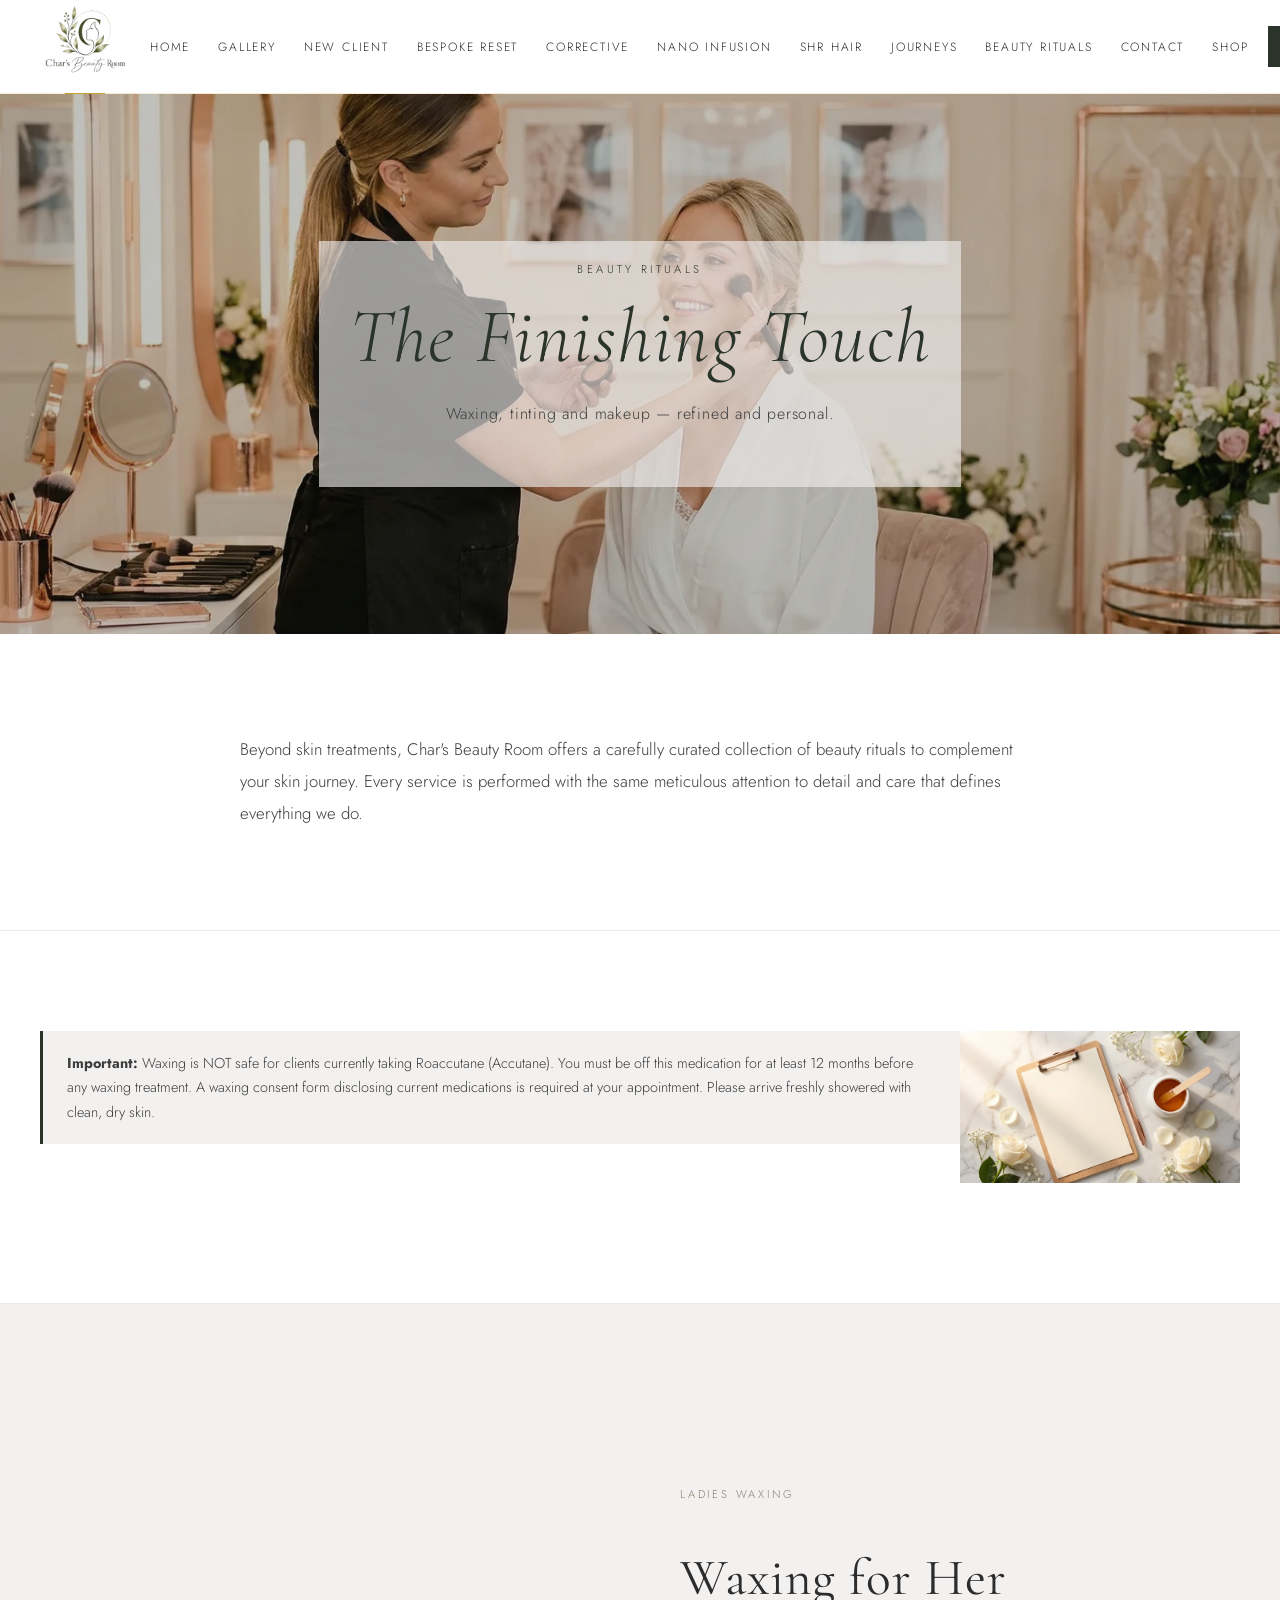
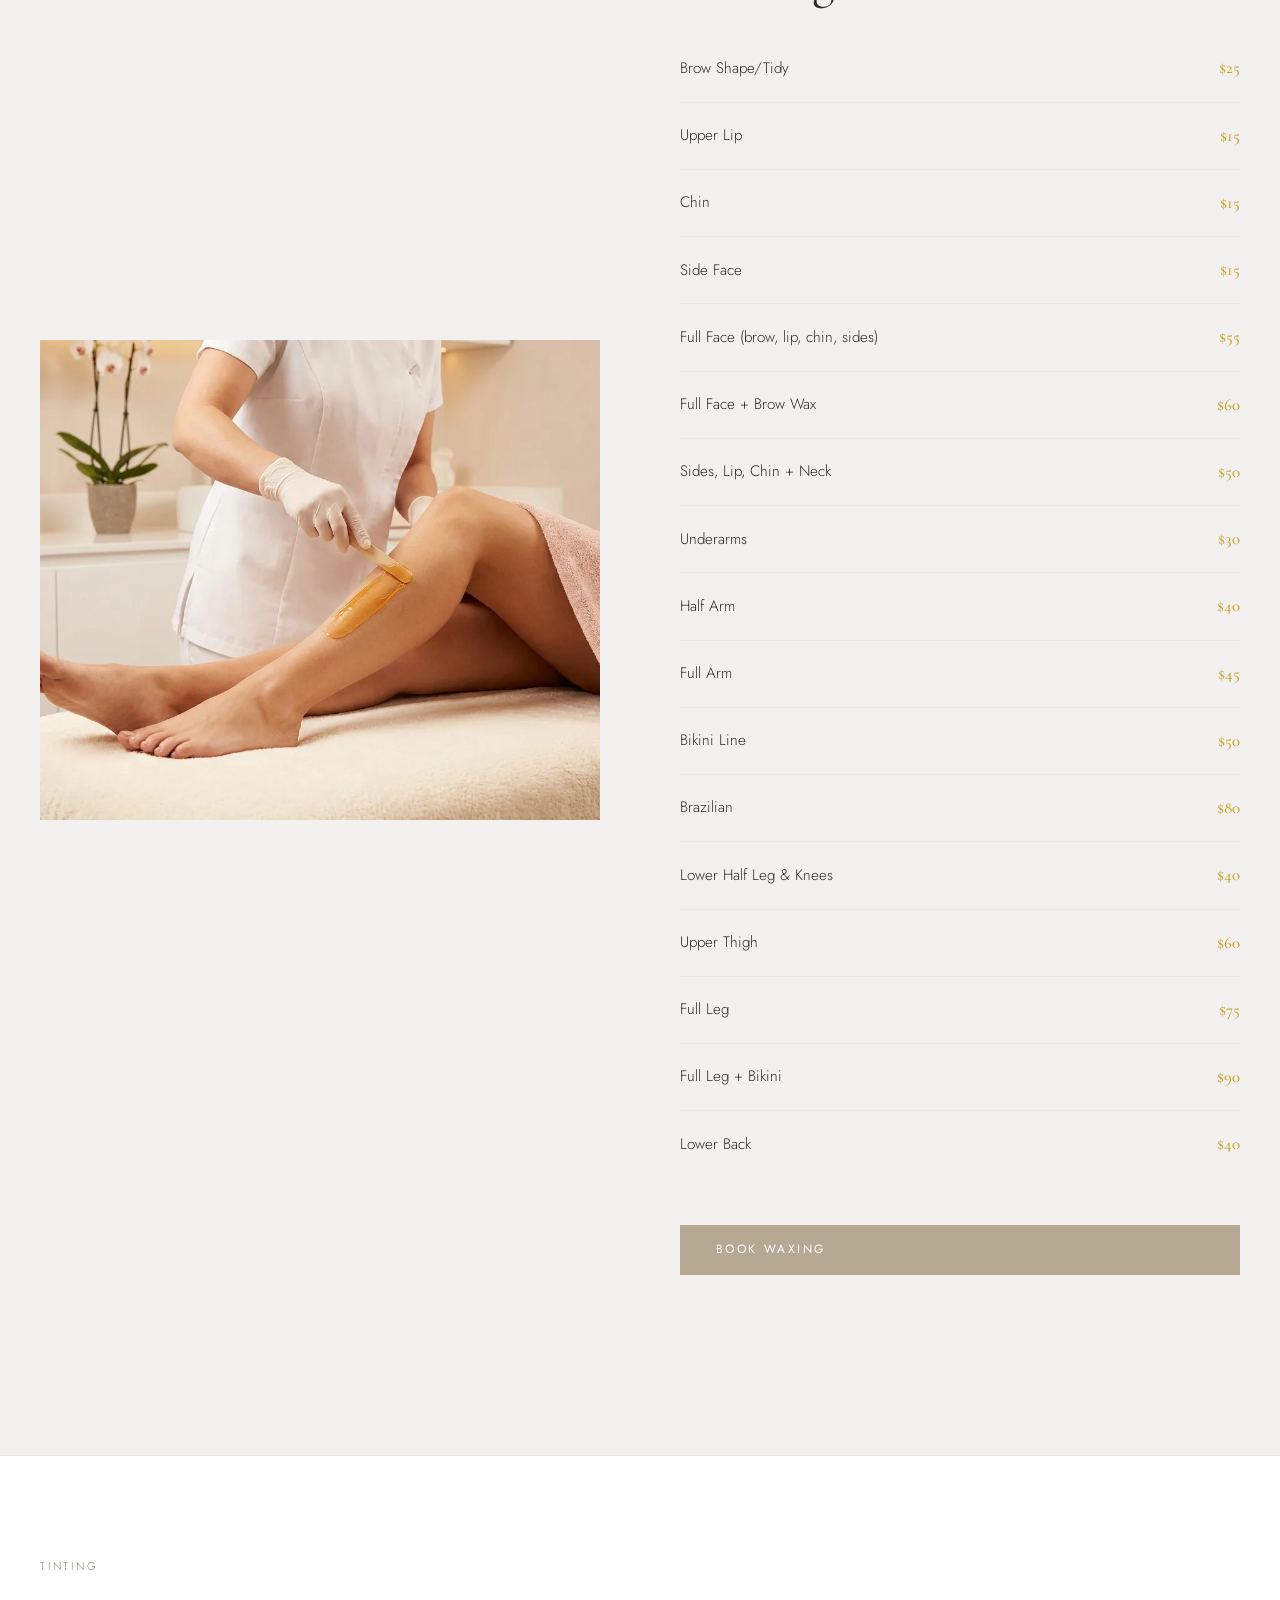
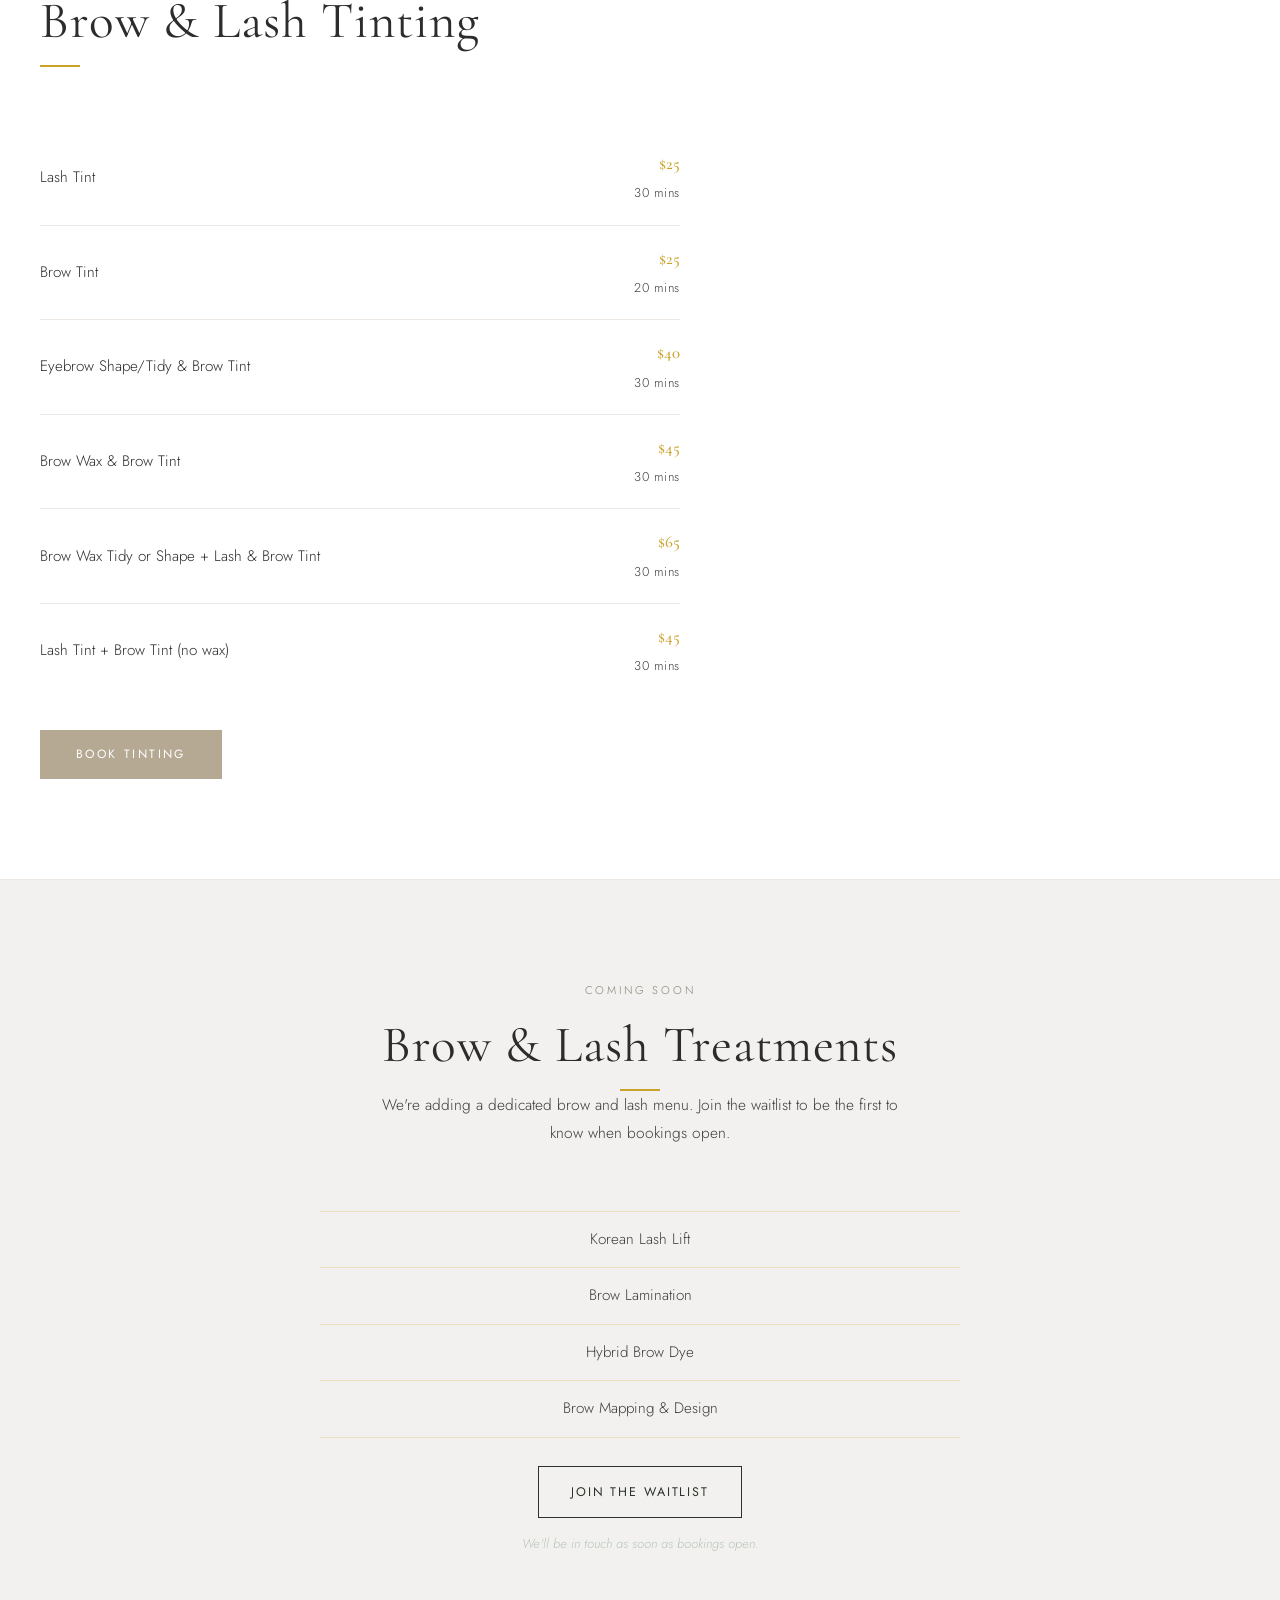
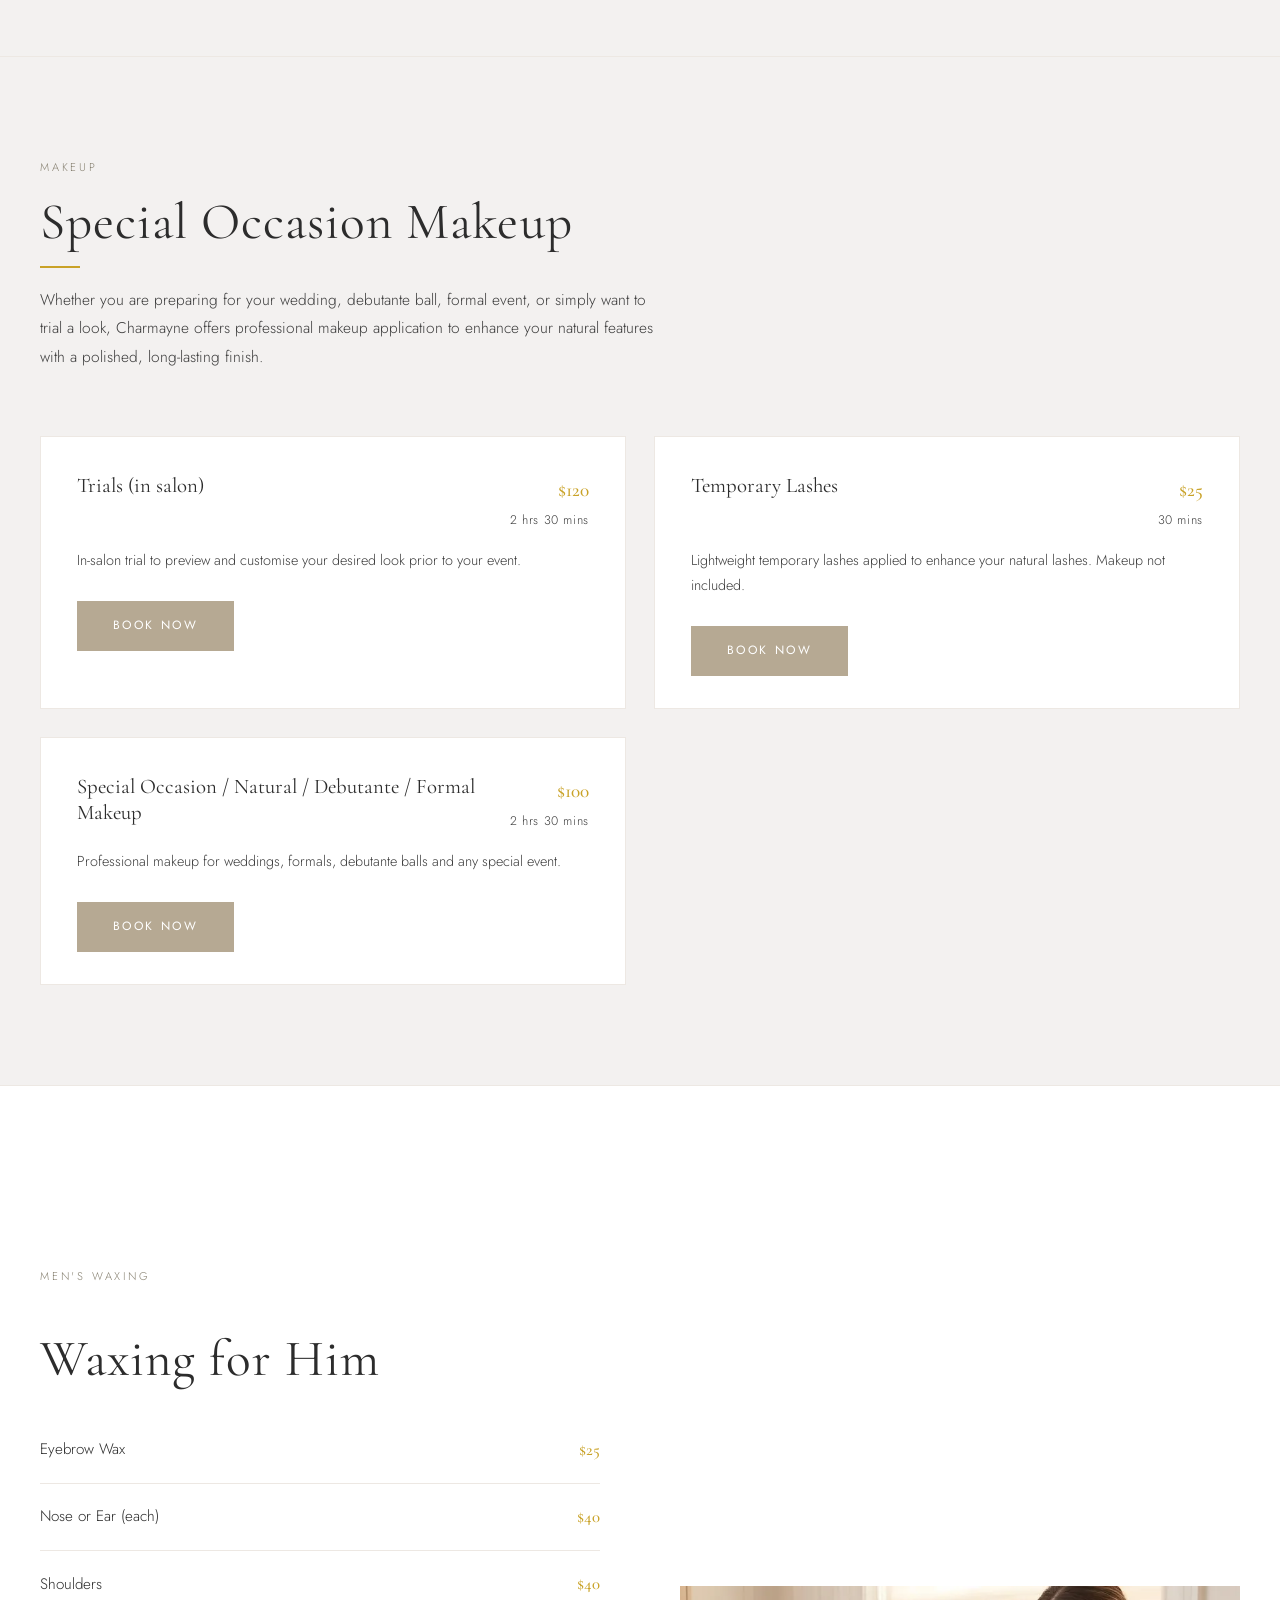
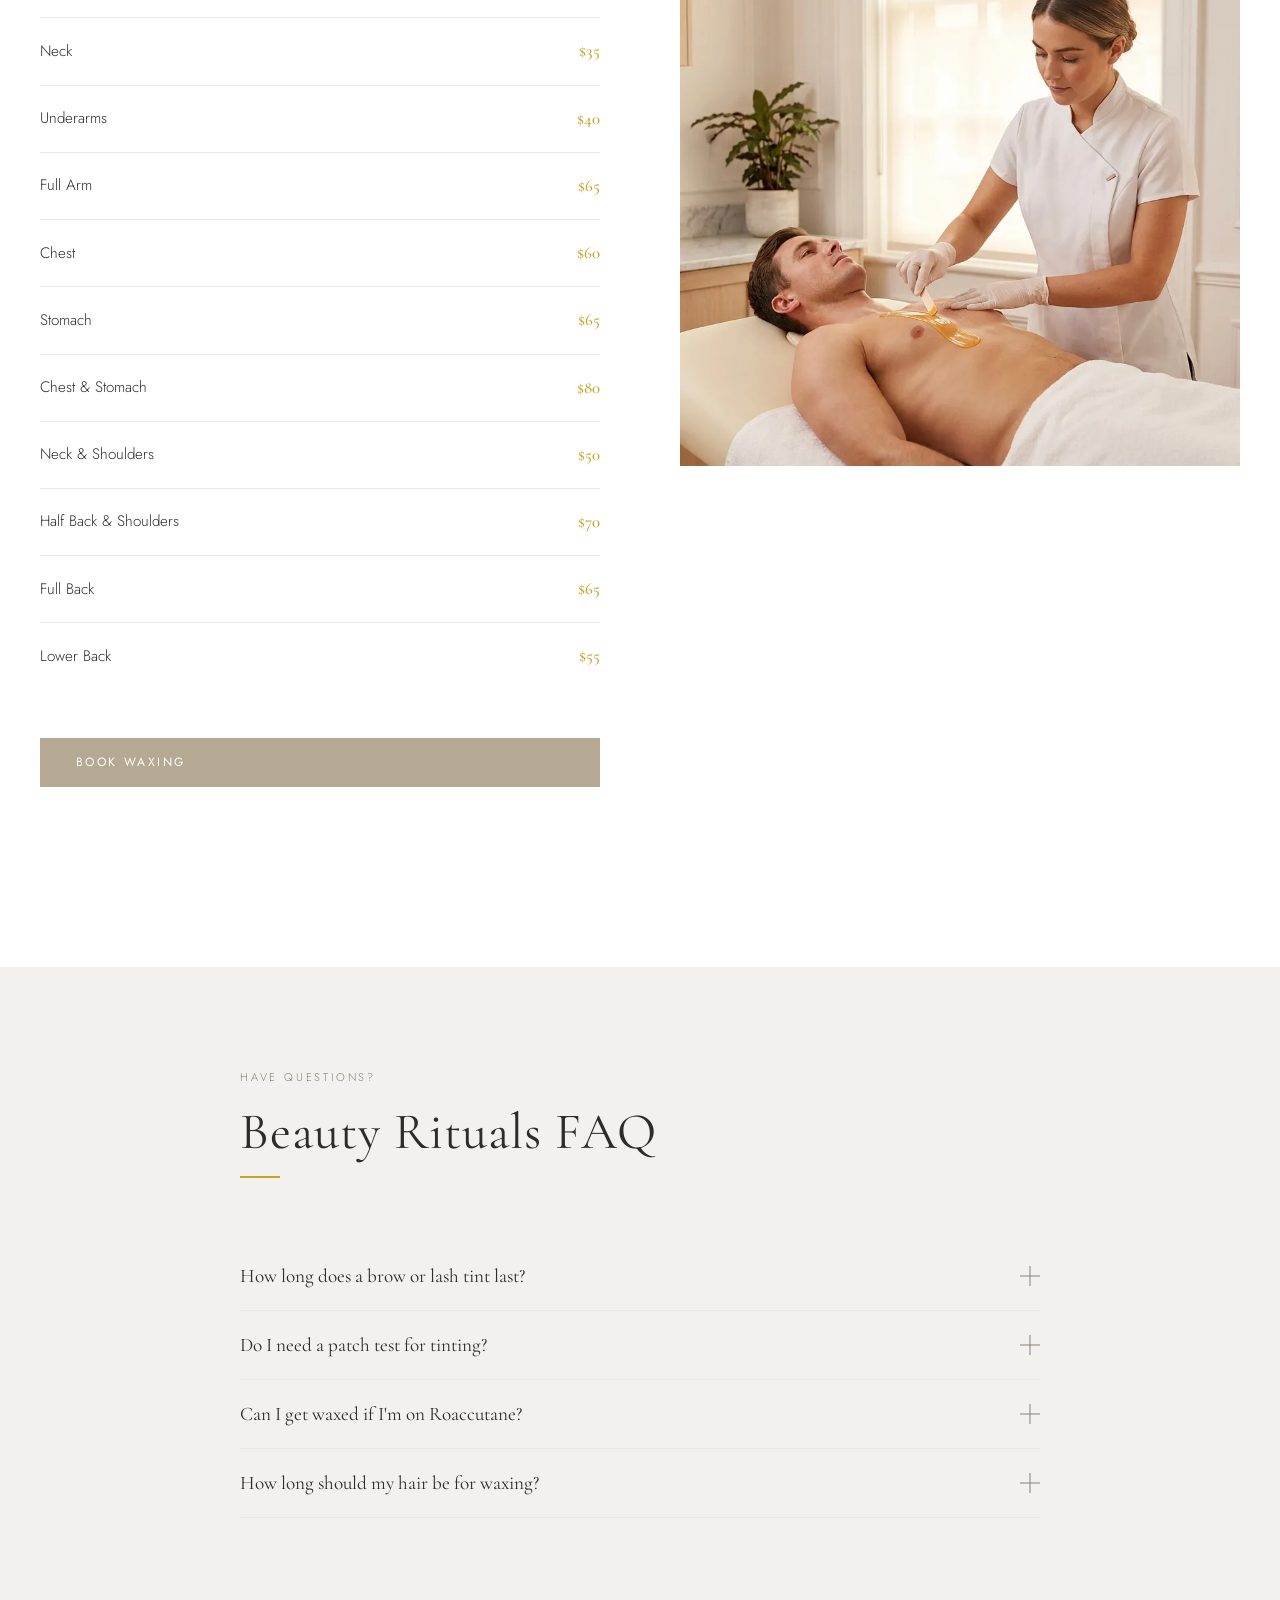
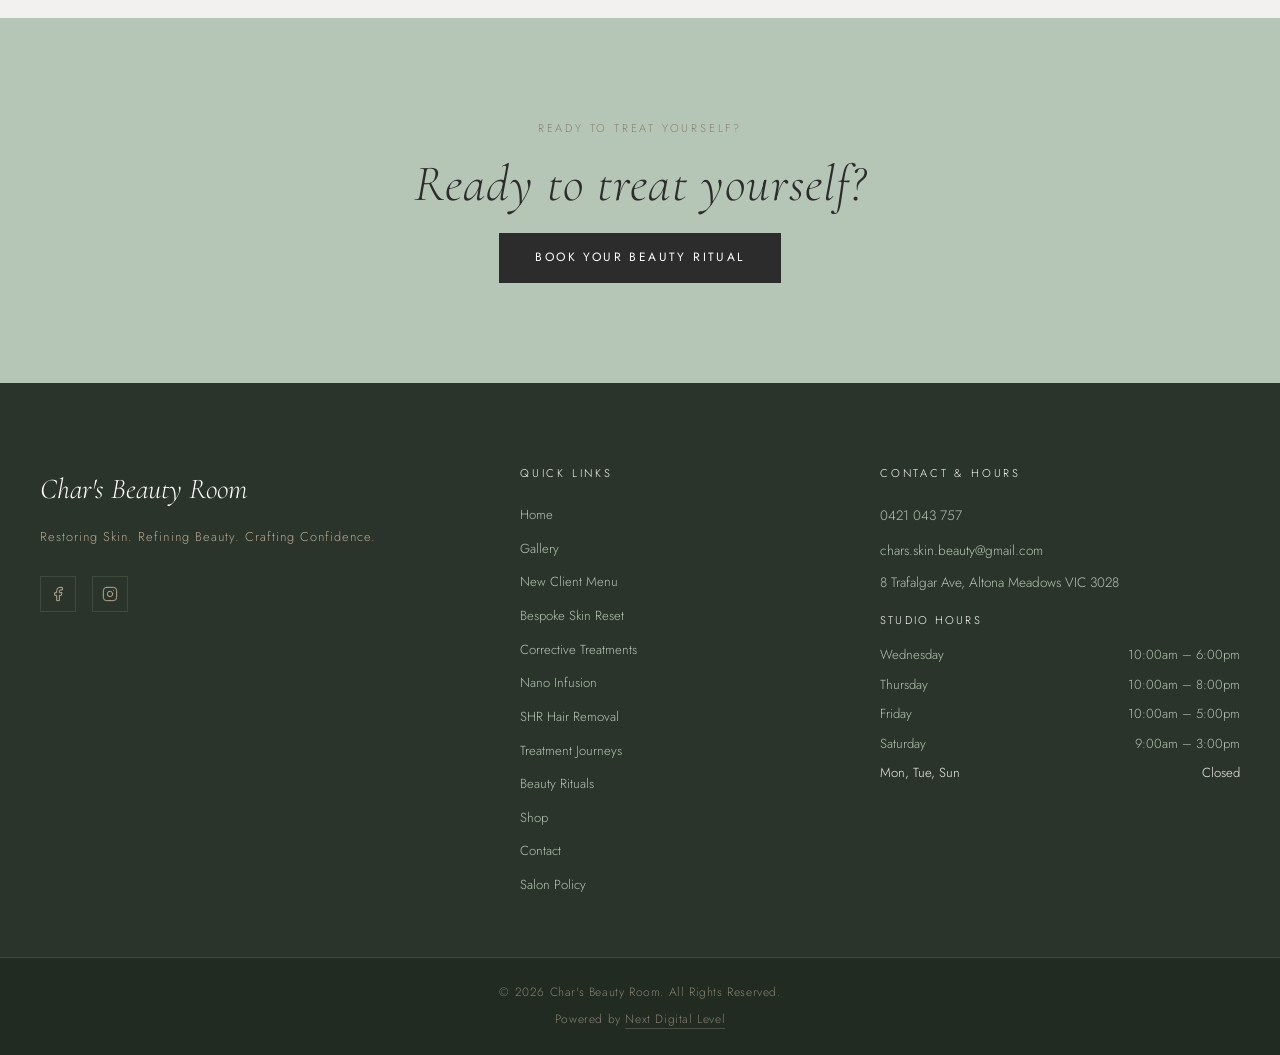
<file: beauty-rituals.html>
<!DOCTYPE html>
<html lang="en">
<head>
  <meta charset="UTF-8">
  <script>(function(){var p=location.pathname;if(p.slice(-5)===".html"){history.replaceState(null,"",p==="/index.html"?"/":p.slice(0,-5)+location.search+location.hash)}})();</script>
  <meta name="viewport" content="width=device-width, initial-scale=1.0">
  <meta name="description" content="Beauty Rituals at Char's Beauty Room — brow and lash tinting, ladies and men's waxing, and special occasion makeup. Altona Meadows, Melbourne.">
  <title>Beauty Rituals | Char's Beauty Room</title>
  <link rel="stylesheet" href="css/style.css">
  <link rel="icon" type="image/webp" href="images/LOGO.webp">
  <link rel="apple-touch-icon" href="images/LOGO.webp">
</head>
<body>

  <!-- NAVIGATION -->
  <nav class="site-nav" role="navigation" aria-label="Main navigation">
    <div class="nav-inner">
      <a href="/" class="nav-logo"><img src="images/LOGO.webp" alt="Char's Beauty Room" class="nav-logo-img"><span class="nav-logo-accent" aria-hidden="true"></span></a>
      <ul class="nav-links" role="list">
        <li><a href="/">Home</a></li>
        <li><a href="gallery">Gallery</a></li>
        <li><a href="new-client-menu">New Client</a></li>
        <li><a href="bespoke-skin-reset">Bespoke Reset</a></li>
        <li><a href="corrective-treatments">Corrective</a></li>
        <li><a href="nano-infusion">Nano Infusion</a></li>
        <li><a href="shr-hair-removal">SHR Hair</a></li>
        <li><a href="treatment-journeys">Journeys</a></li>
        <li><a href="beauty-rituals">Beauty Rituals</a></li>
        <li><a href="contact">Contact</a></li>
        <li><a href="shop">Shop</a></li>
      </ul>
      <div class="nav-right">
        <a href="https://charsbeautyroom.square.site/s/appointments" target="_blank" rel="noopener" class="btn-book-nav">Book Now</a>
        <button class="hamburger" id="hamburger" aria-label="Open menu" aria-expanded="false">
          <span></span><span></span><span></span>
        </button>
      </div>
    </div>
    <div class="nav-mobile" id="mobileNav">
      <a href="/">Home</a>
      <a href="gallery">Gallery</a>
      <a href="new-client-menu">New Client</a>
      <a href="bespoke-skin-reset">Bespoke Reset</a>
      <a href="corrective-treatments">Corrective</a>
      <a href="nano-infusion">Nano Infusion</a>
      <a href="shr-hair-removal">SHR Hair Removal</a>
      <a href="treatment-journeys">Treatment Journeys</a>
      <a href="beauty-rituals">Beauty Rituals</a>
      <a href="shop">Shop</a>
      <a href="contact">Contact</a>
      <a href="salon-policy">Salon Policy</a>
      <a href="https://charsbeautyroom.square.site/s/appointments" target="_blank" rel="noopener" class="btn-book-mobile">Book Now</a>
    </div>
  </nav>

  <!-- HERO -->
  <section class="hero hero-short">
    <div class="hero-bg" style="background-image: url('images/makeup.webp');"></div>
    <div class="hero-overlay"></div>
    <div class="hero-content" style="background:rgba(243,241,240,0.62);padding:18px 30px;">
      <span class="eyebrow fade-1" style="color:#2A342A;">Beauty Rituals</span>
      <h1 class="fade-2" style="color:#2A342A;">The Finishing Touch</h1>
      <p class="hero-sub fade-3" style="color:#3D3D3D;">Waxing, tinting and makeup — refined and personal.</p>
    </div>
  </section>

  <!-- INTRO -->
  <section class="section section-white">
    <div class="section-inner" style="max-width:800px;">
      <p class="reveal" style="font-size:1.05rem;line-height:1.9;">Beyond skin treatments, Char's Beauty Room offers a carefully curated collection of beauty rituals to complement your skin journey. Every service is performed with the same meticulous attention to detail and care that defines everything we do.</p>
    </div>
  </section>

  <hr class="section-divider">

  <!-- WAXING SAFETY WARNING -->
  <section class="section section-white">
    <div class="section-inner">
      <div class="reveal" style="overflow:hidden;">
        <img src="images/waxing-consent.webp" alt="Waxing consent and safety information" loading="lazy" class="wax-img-right">
        <div class="wax-warning">
          <strong>Important:</strong> Waxing is NOT safe for clients currently taking Roaccutane (Accutane). You must be off this medication for at least 12 months before any waxing treatment. A waxing consent form disclosing current medications is required at your appointment. Please arrive freshly showered with clean, dry skin.
        </div>
      </div>
    </div>
  </section>

  <hr class="section-divider">

  <!-- LADIES WAXING -->
  <section class="section section-linen">
    <div class="section-inner">
      <div class="beauty-section">
        <div class="beauty-section-img reveal">
          <img src="images/waxing-ladies.webp" alt="Ladies waxing service" loading="lazy">
        </div>
        <div class="beauty-section-content reveal">
          <span class="eyebrow">Ladies Waxing</span>
          <h2>Waxing for Her</h2>
          <table class="price-table" style="margin-top:8px;">
            <tbody>
              <tr><td>Brow Shape/Tidy</td><td><span class="td-price">$25</span></td></tr>
              <tr><td>Upper Lip</td><td><span class="td-price">$15</span></td></tr>
              <tr><td>Chin</td><td><span class="td-price">$15</span></td></tr>
              <tr><td>Side Face</td><td><span class="td-price">$15</span></td></tr>
              <tr><td>Full Face (brow, lip, chin, sides)</td><td><span class="td-price">$55</span></td></tr>
              <tr><td>Full Face + Brow Wax</td><td><span class="td-price">$60</span></td></tr>
              <tr><td>Sides, Lip, Chin + Neck</td><td><span class="td-price">$50</span></td></tr>
              <tr><td>Underarms</td><td><span class="td-price">$30</span></td></tr>
              <tr><td>Half Arm</td><td><span class="td-price">$40</span></td></tr>
              <tr><td>Full Arm</td><td><span class="td-price">$45</span></td></tr>
              <tr><td>Bikini Line</td><td><span class="td-price">$50</span></td></tr>
              <tr><td>Brazilian</td><td><span class="td-price">$80</span></td></tr>
              <tr><td>Lower Half Leg &amp; Knees</td><td><span class="td-price">$40</span></td></tr>
              <tr><td>Upper Thigh</td><td><span class="td-price">$60</span></td></tr>
              <tr><td>Full Leg</td><td><span class="td-price">$75</span></td></tr>
              <tr><td>Full Leg + Bikini</td><td><span class="td-price">$90</span></td></tr>
              <tr><td>Lower Back</td><td><span class="td-price">$40</span></td></tr>
            </tbody>
          </table>
          <a href="https://charsbeautyroom.square.site/s/appointments" target="_blank" rel="noopener" class="btn-primary" style="margin-top:28px;">Book Waxing</a>
        </div>
      </div>
    </div>
  </section>

  <hr class="section-divider">

  <!-- TINTING -->
  <section class="section section-white">
    <div class="section-inner">
      <div class="section-header reveal">
        <span class="eyebrow">Tinting</span>
        <h2>Brow &amp; Lash Tinting</h2>
      </div>
      <table class="price-table reveal" style="max-width:640px;">
        <tbody>
          <tr>
            <td>Lash Tint</td>
            <td><span class="td-price">$25</span><br><span class="td-dur">30 mins</span></td>
          </tr>
          <tr>
            <td>Brow Tint</td>
            <td><span class="td-price">$25</span><br><span class="td-dur">20 mins</span></td>
          </tr>
          <tr>
            <td>Eyebrow Shape/Tidy &amp; Brow Tint</td>
            <td><span class="td-price">$40</span><br><span class="td-dur">30 mins</span></td>
          </tr>
          <tr>
            <td>Brow Wax &amp; Brow Tint</td>
            <td><span class="td-price">$45</span><br><span class="td-dur">30 mins</span></td>
          </tr>
          <tr>
            <td>Brow Wax Tidy or Shape + Lash &amp; Brow Tint</td>
            <td><span class="td-price">$65</span><br><span class="td-dur">30 mins</span></td>
          </tr>
          <tr>
            <td>Lash Tint + Brow Tint (no wax)</td>
            <td><span class="td-price">$45</span><br><span class="td-dur">30 mins</span></td>
          </tr>
        </tbody>
      </table>
      <div style="margin-top:32px;">
        <a href="https://charsbeautyroom.square.site/s/appointments" target="_blank" rel="noopener" class="btn-primary reveal">Book Tinting</a>
      </div>
    </div>
  </section>

  <hr class="section-divider">

  <!-- COMING SOON: BROW & LASH TREATMENTS -->
  <section class="section section-linen">
    <div class="section-inner" style="text-align:center;">
      <div class="section-header centered reveal">
        <span class="eyebrow">Coming Soon</span>
        <h2>Brow &amp; Lash Treatments</h2>
        <p style="max-width:520px;margin:0 auto;font-family:'Jost',sans-serif;font-weight:300;font-size:0.97rem;color:#3D3D3D;line-height:1.8;">We're adding a dedicated brow and lash menu. Join the waitlist to be the first to know when bookings open.</p>
      </div>
      <div class="coming-soon-section">
        <ul class="coming-soon-list">
          <li>Korean Lash Lift</li>
          <li>Brow Lamination</li>
          <li>Hybrid Brow Dye</li>
          <li>Brow Mapping &amp; Design</li>
        </ul>
        <a href="contact" class="btn-outlined-sage">Join the Waitlist</a>
        <span class="coming-soon-note">We'll be in touch as soon as bookings open.</span>
      </div>
    </div>
  </section>

  <hr class="section-divider">

  <!-- MAKEUP -->
  <section class="section section-linen">
    <div class="section-inner">
      <div class="section-header reveal">
        <span class="eyebrow">Makeup</span>
        <h2>Special Occasion Makeup</h2>
        <p style="margin-top:18px;max-width:620px;font-size:0.97rem;line-height:1.85;">Whether you are preparing for your wedding, debutante ball, formal event, or simply want to trial a look, Charmayne offers professional makeup application to enhance your natural features with a polished, long-lasting finish.</p>
      </div>
      <div class="treatment-cards">

        <div class="treatment-card reveal">
          <div class="treatment-card-header">
            <h3>Trials (in salon)</h3>
            <div class="treatment-card-meta">
              <span class="price">$120</span>
              <span class="duration">2 hrs 30 mins</span>
            </div>
          </div>
          <p>In-salon trial to preview and customise your desired look prior to your event.</p>
          <a href="https://charsbeautyroom.square.site/s/appointments" target="_blank" rel="noopener" class="btn-primary">Book Now</a>
        </div>

        <div class="treatment-card reveal">
          <div class="treatment-card-header">
            <h3>Temporary Lashes</h3>
            <div class="treatment-card-meta">
              <span class="price">$25</span>
              <span class="duration">30 mins</span>
            </div>
          </div>
          <p>Lightweight temporary lashes applied to enhance your natural lashes. Makeup not included.</p>
          <a href="https://charsbeautyroom.square.site/s/appointments" target="_blank" rel="noopener" class="btn-primary">Book Now</a>
        </div>

        <div class="treatment-card reveal">
          <div class="treatment-card-header">
            <h3>Special Occasion / Natural / Debutante / Formal Makeup</h3>
            <div class="treatment-card-meta">
              <span class="price">$100</span>
              <span class="duration">2 hrs 30 mins</span>
            </div>
          </div>
          <p>Professional makeup for weddings, formals, debutante balls and any special event.</p>
          <a href="https://charsbeautyroom.square.site/s/appointments" target="_blank" rel="noopener" class="btn-primary">Book Now</a>
        </div>

      </div>
    </div>
  </section>

  <hr class="section-divider">

  <!-- MEN'S WAXING -->
  <section class="section section-white">
    <div class="section-inner">
      <div class="beauty-section" style="direction:rtl;">
        <div class="beauty-section-img reveal" style="direction:ltr;">
          <img src="images/waxing-men.webp" alt="Men's waxing service" loading="lazy">
        </div>
        <div class="beauty-section-content reveal" style="direction:ltr;">
          <span class="eyebrow">Men's Waxing</span>
          <h2>Waxing for Him</h2>
          <table class="price-table" style="margin-top:8px;">
            <tbody>
              <tr><td>Eyebrow Wax</td><td><span class="td-price">$25</span></td></tr>
              <tr><td>Nose or Ear (each)</td><td><span class="td-price">$40</span></td></tr>
              <tr><td>Shoulders</td><td><span class="td-price">$40</span></td></tr>
              <tr><td>Neck</td><td><span class="td-price">$35</span></td></tr>
              <tr><td>Underarms</td><td><span class="td-price">$40</span></td></tr>
              <tr><td>Full Arm</td><td><span class="td-price">$65</span></td></tr>
              <tr><td>Chest</td><td><span class="td-price">$60</span></td></tr>
              <tr><td>Stomach</td><td><span class="td-price">$65</span></td></tr>
              <tr><td>Chest &amp; Stomach</td><td><span class="td-price">$80</span></td></tr>
              <tr><td>Neck &amp; Shoulders</td><td><span class="td-price">$50</span></td></tr>
              <tr><td>Half Back &amp; Shoulders</td><td><span class="td-price">$70</span></td></tr>
              <tr><td>Full Back</td><td><span class="td-price">$65</span></td></tr>
              <tr><td>Lower Back</td><td><span class="td-price">$55</span></td></tr>
            </tbody>
          </table>
          <a href="https://charsbeautyroom.square.site/s/appointments" target="_blank" rel="noopener" class="btn-primary" style="margin-top:28px;">Book Waxing</a>
        </div>
      </div>
    </div>
  </section>

  <!-- BEAUTY RITUALS FAQ -->
  <section class="section section-linen">
    <div class="section-inner" style="max-width:800px;">
      <div class="section-header reveal">
        <span class="eyebrow">Have Questions?</span>
        <h2>Beauty Rituals FAQ</h2>
      </div>
      <div class="faq-list">
        <div class="faq-item reveal">
          <button class="faq-question" aria-expanded="false">How long does a brow or lash tint last?<span class="faq-icon" aria-hidden="true"></span></button>
          <div class="faq-answer" role="region"><div class="faq-answer-inner">Typically 3-4 weeks depending on your hair growth cycle and aftercare.</div></div>
        </div>
        <div class="faq-item reveal">
          <button class="faq-question" aria-expanded="false">Do I need a patch test for tinting?<span class="faq-icon" aria-hidden="true"></span></button>
          <div class="faq-answer" role="region"><div class="faq-answer-inner">Yes — a patch test is required at least 24 hours before your first tinting service.</div></div>
        </div>
        <div class="faq-item reveal">
          <button class="faq-question" aria-expanded="false">Can I get waxed if I'm on Roaccutane?<span class="faq-icon" aria-hidden="true"></span></button>
          <div class="faq-answer" role="region"><div class="faq-answer-inner">No — you must be off Roaccutane for at least 12 months before any waxing treatment.</div></div>
        </div>
        <div class="faq-item reveal">
          <button class="faq-question" aria-expanded="false">How long should my hair be for waxing?<span class="faq-icon" aria-hidden="true"></span></button>
          <div class="faq-answer" role="region"><div class="faq-answer-inner">At least ½ cm so the wax can grip the hair properly.</div></div>
        </div>
      </div>
    </div>
  </section>

  <!-- CTA BANNER -->
    <section class="cta-banner" style="text-align:center;">
    <div class="section-inner">
      <span class="eyebrow reveal">Ready to treat yourself?</span>
      <h2 class="reveal"><em>Ready to treat yourself?</em></h2>
      <a href="https://charsbeautyroom.square.site/s/appointments" target="_blank" rel="noopener" class="btn-hp-sage reveal">Book Your Beauty Ritual</a>
    </div>
  </section>

  <!-- FOOTER -->
  <footer class="site-footer">
    <div class="footer-inner">
      <div class="footer-col">
        <span class="footer-brand-name">Char's Beauty Room</span>
        <p class="footer-tagline">Restoring Skin. Refining Beauty. Crafting Confidence.</p>
        <div class="footer-socials">
          <a href="https://www.facebook.com/share/16y8bG85gF/" target="_blank" rel="noopener" aria-label="Facebook">
            <svg viewBox="0 0 24 24" aria-hidden="true"><path d="M18 2h-3a5 5 0 0 0-5 5v3H7v4h3v8h4v-8h3l1-4h-4V7a1 1 0 0 1 1-1h3z"/></svg>
          </a>
          <a href="https://www.instagram.com/charsbeautyroom" target="_blank" rel="noopener" aria-label="Instagram">
            <svg viewBox="0 0 24 24" aria-hidden="true"><rect x="2" y="2" width="20" height="20" rx="5" ry="5"/><path d="M16 11.37A4 4 0 1 1 12.63 8 4 4 0 0 1 16 11.37z"/><line x1="17.5" y1="6.5" x2="17.51" y2="6.5"/></svg>
          </a>
        </div>
      </div>
      <div class="footer-col">
        <h4>Quick Links</h4>
        <nav class="footer-links">
          <a href="/">Home</a>
          <a href="gallery">Gallery</a>
          <a href="new-client-menu">New Client Menu</a>
          <a href="bespoke-skin-reset">Bespoke Skin Reset</a>
          <a href="corrective-treatments">Corrective Treatments</a>
          <a href="nano-infusion">Nano Infusion</a>
          <a href="shr-hair-removal">SHR Hair Removal</a>
          <a href="treatment-journeys">Treatment Journeys</a>
          <a href="beauty-rituals">Beauty Rituals</a>
          <a href="shop">Shop</a>
          <a href="contact">Contact</a>
      <a href="salon-policy">Salon Policy</a>
        </nav>
      </div>
      <div class="footer-col">
        <h4>Contact &amp; Hours</h4>
        <div class="footer-contact">
          <a href="tel:0421043757">0421 043 757</a>
          <a href="mailto:chars.skin.beauty@gmail.com">chars.skin.beauty@gmail.com</a>
          <p>8 Trafalgar Ave, Altona Meadows VIC 3028</p>
        </div>
        <div class="footer-hours">
          <p class="footer-hours-title">Studio Hours</p>
          <table>
            <tr><td>Wednesday</td><td>10:00am – 6:00pm</td></tr>
            <tr><td>Thursday</td><td>10:00am – 8:00pm</td></tr>
            <tr><td>Friday</td><td>10:00am – 5:00pm</td></tr>
            <tr><td>Saturday</td><td>9:00am – 3:00pm</td></tr>
            <tr><td style="color:#F3F1F0;">Mon, Tue, Sun</td><td style="color:#F3F1F0;">Closed</td></tr>
          </table>
        </div>
      </div>
    </div>
    <div class="footer-bottom">
      <p>&copy; 2026 Char's Beauty Room. All Rights Reserved.</p>
      <p class="footer-credit">Powered by <a href="https://nextdigitalevel.com/" target="_blank" rel="noopener">Next Digital Level</a></p>
    </div>
  </footer>




  <!-- STICKY MOBILE BOOK NOW -->
  <a href="https://charsbeautyroom.square.site/s/appointments" target="_blank" rel="noopener" class="sticky-book-btn" aria-label="Book Now">Book Now</a>

  <script src="js/main.js"></script>
</body>
</html>
</file>
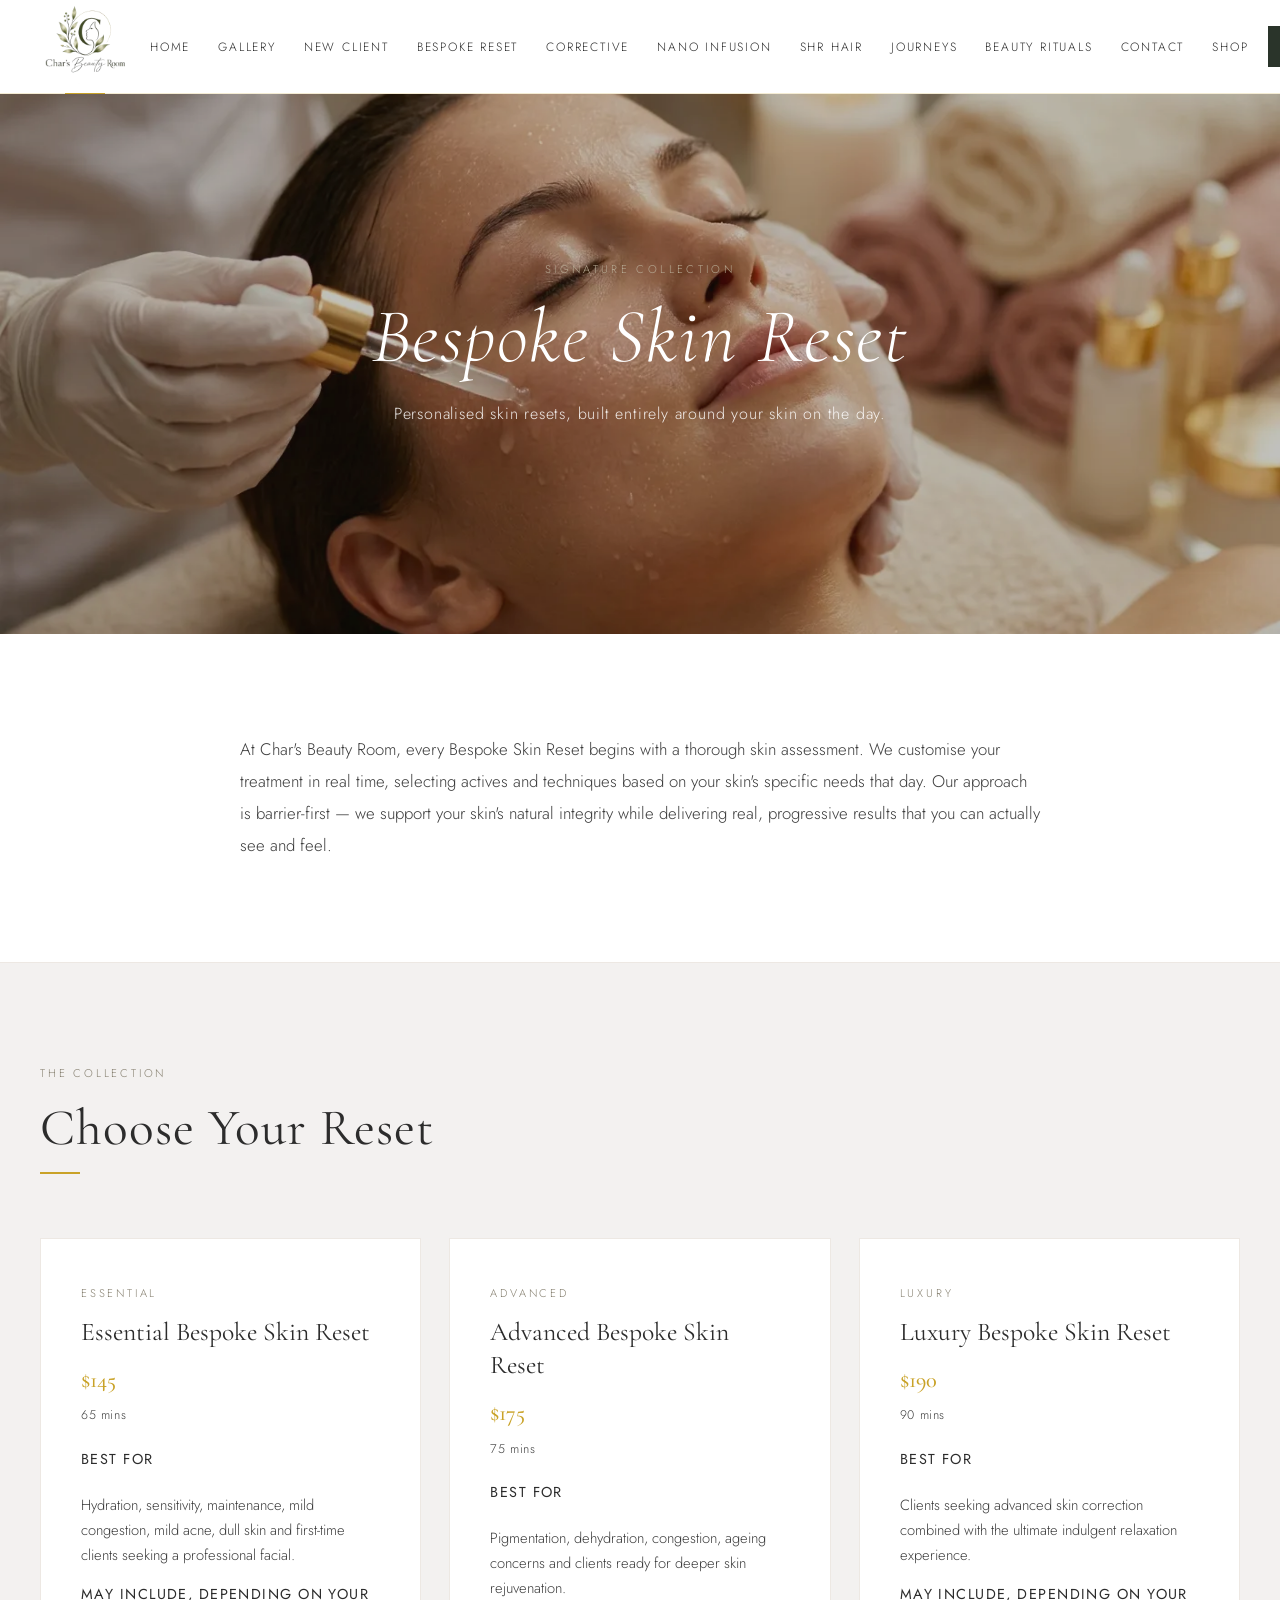
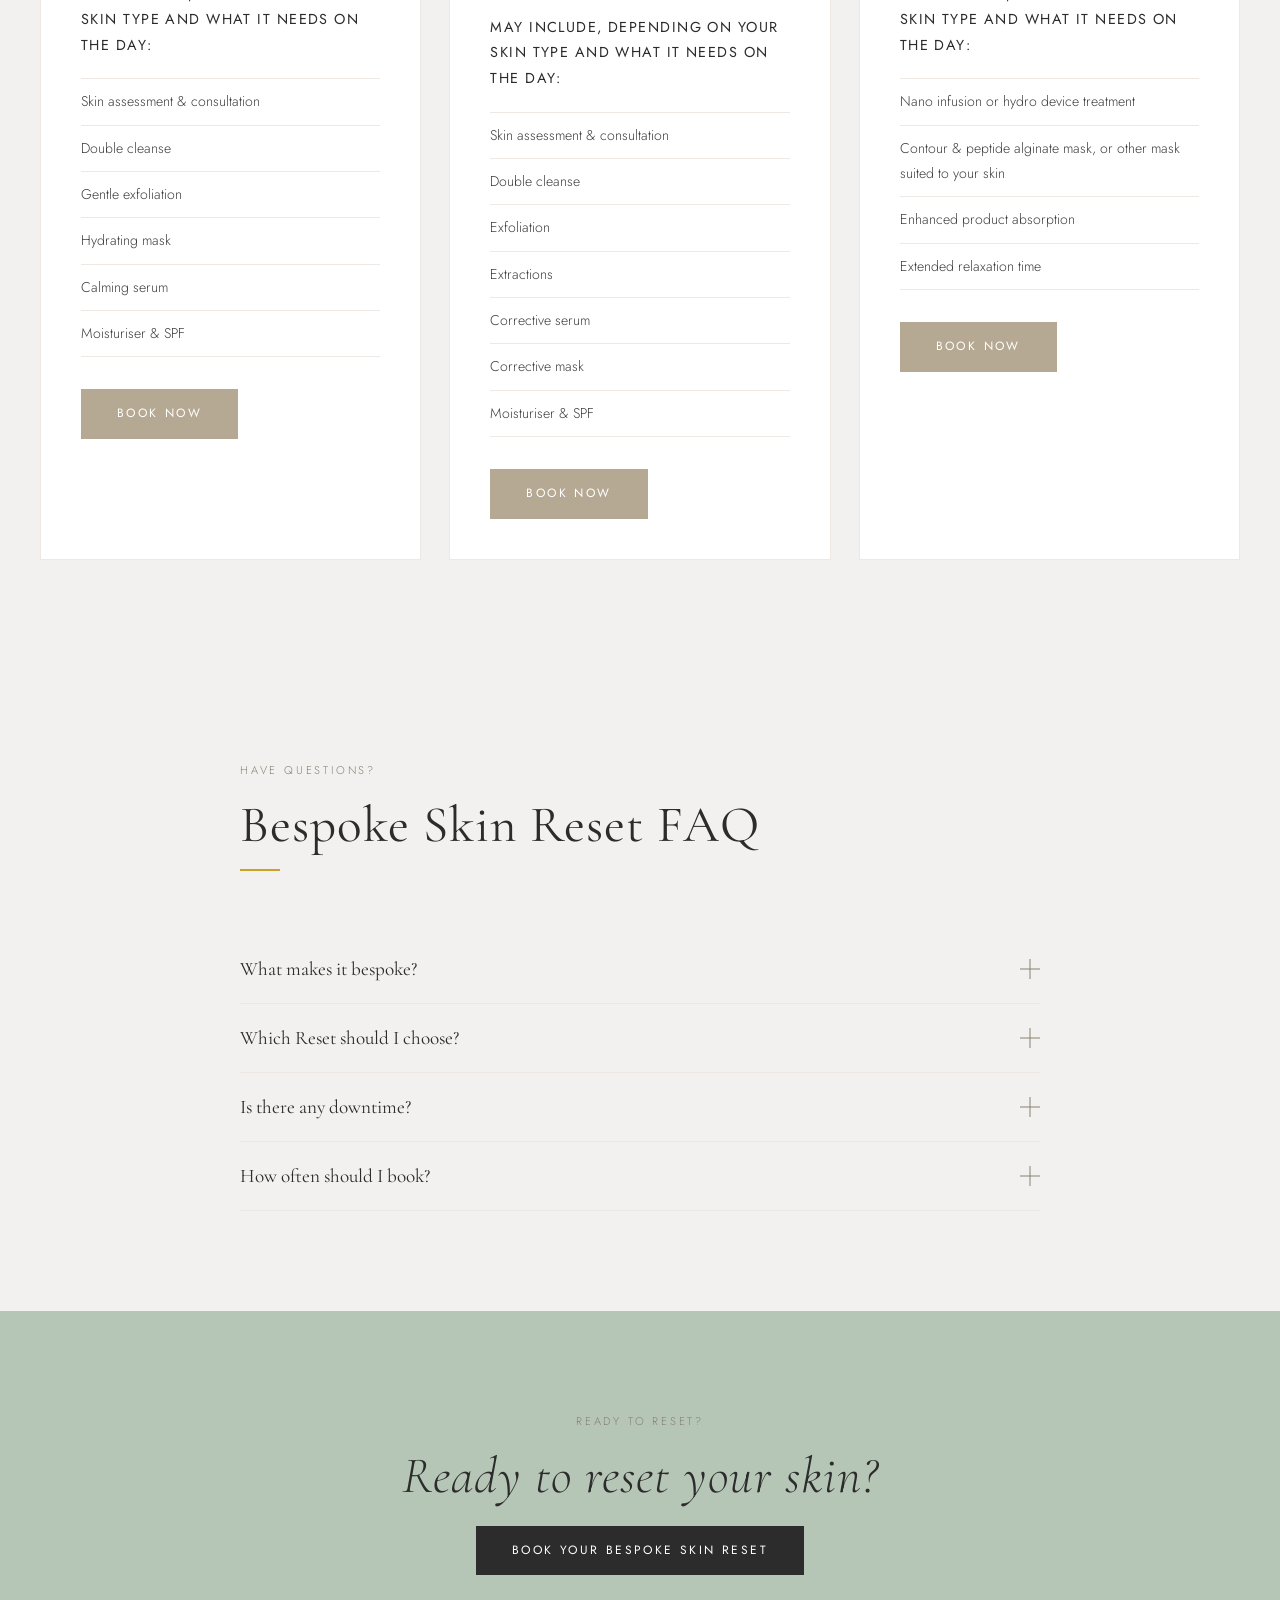
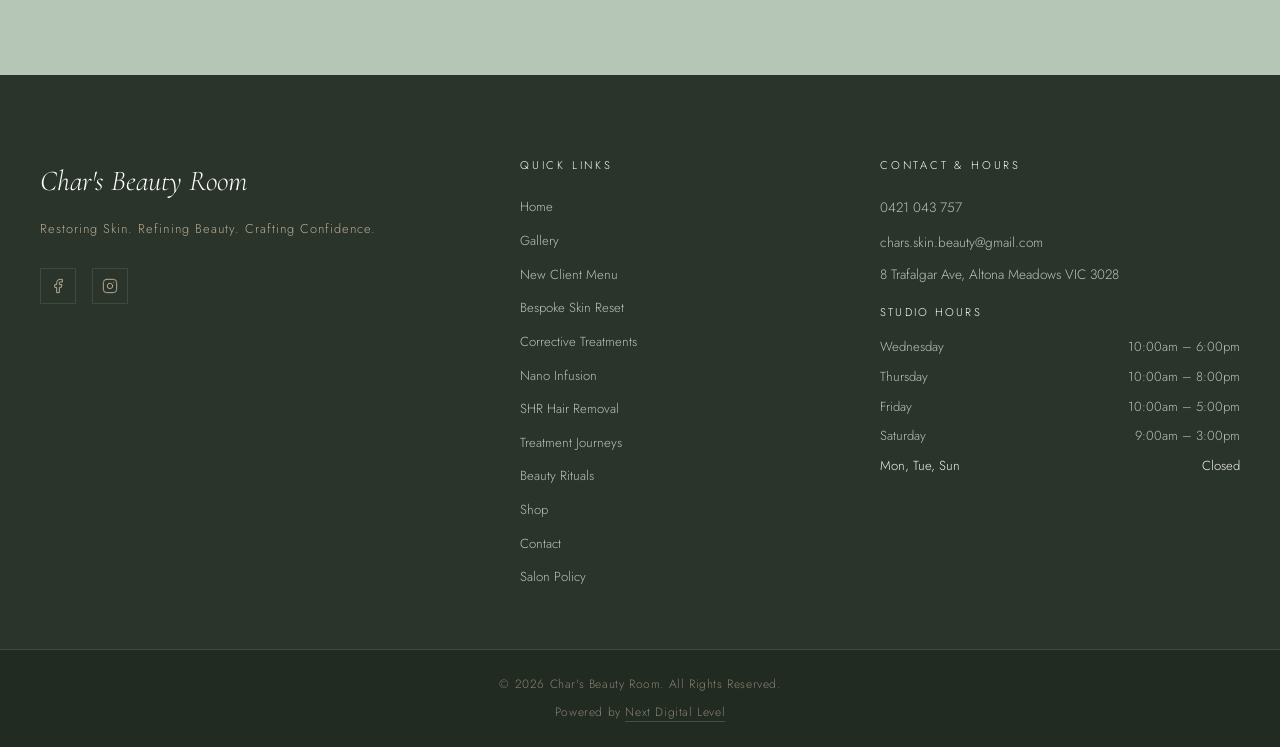
<file: bespoke-skin-reset.html>
<!DOCTYPE html>
<html lang="en">
<head>
  <meta charset="UTF-8">
  <script>(function(){var p=location.pathname;if(p.slice(-5)===".html"){history.replaceState(null,"",p==="/index.html"?"/":p.slice(0,-5)+location.search+location.hash)}})();</script>
  <meta name="viewport" content="width=device-width, initial-scale=1.0">
  <meta name="description" content="Bespoke Skin Reset facials at Char's Beauty Room — personalised, adaptive skin treatments built entirely around your skin on the day. Altona Meadows, Melbourne.">
  <title>Bespoke Skin Reset | Char's Beauty Room</title>
  <link rel="stylesheet" href="css/style.css">
  <link rel="icon" type="image/webp" href="images/LOGO.webp">
  <link rel="apple-touch-icon" href="images/LOGO.webp">
</head>
<body>

  <!-- NAVIGATION -->
  <nav class="site-nav" role="navigation" aria-label="Main navigation">
    <div class="nav-inner">
      <a href="/" class="nav-logo"><img src="images/LOGO.webp" alt="Char's Beauty Room" class="nav-logo-img"><span class="nav-logo-accent" aria-hidden="true"></span></a>
      <ul class="nav-links" role="list">
        <li><a href="/">Home</a></li>
        <li><a href="gallery">Gallery</a></li>
        <li><a href="new-client-menu">New Client</a></li>
        <li><a href="bespoke-skin-reset">Bespoke Reset</a></li>
        <li><a href="corrective-treatments">Corrective</a></li>
        <li><a href="nano-infusion">Nano Infusion</a></li>
        <li><a href="shr-hair-removal">SHR Hair</a></li>
        <li><a href="treatment-journeys">Journeys</a></li>
        <li><a href="beauty-rituals">Beauty Rituals</a></li>
        <li><a href="contact">Contact</a></li>
        <li><a href="shop">Shop</a></li>
      </ul>
      <div class="nav-right">
        <a href="https://charsbeautyroom.square.site/s/appointments" target="_blank" rel="noopener" class="btn-book-nav">Book Now</a>
        <button class="hamburger" id="hamburger" aria-label="Open menu" aria-expanded="false">
          <span></span><span></span><span></span>
        </button>
      </div>
    </div>
    <div class="nav-mobile" id="mobileNav">
      <a href="/">Home</a>
      <a href="gallery">Gallery</a>
      <a href="new-client-menu">New Client</a>
      <a href="bespoke-skin-reset">Bespoke Reset</a>
      <a href="corrective-treatments">Corrective</a>
      <a href="nano-infusion">Nano Infusion</a>
      <a href="shr-hair-removal">SHR Hair Removal</a>
      <a href="treatment-journeys">Treatment Journeys</a>
      <a href="beauty-rituals">Beauty Rituals</a>
      <a href="shop">Shop</a>
      <a href="contact">Contact</a>
      <a href="salon-policy">Salon Policy</a>
      <a href="https://charsbeautyroom.square.site/s/appointments" target="_blank" rel="noopener" class="btn-book-mobile">Book Now</a>
    </div>
  </nav>

  <!-- HERO -->
  <section class="hero hero-short">
    <div class="hero-bg" style="background-image: url('images/bespoke-skin-reset.webp');"></div>
    <div class="hero-overlay"></div>
    <div class="hero-content">
      <span class="eyebrow fade-1">Signature Collection</span>
      <h1 class="fade-2">Bespoke Skin Reset</h1>
      <p class="hero-sub fade-3">Personalised skin resets, built entirely around your skin on the day.</p>
    </div>
  </section>

  <!-- INTRO -->
  <!-- TODO: Replace with Charmayne's personalised barrier-first intro paragraph when provided -->
  <section class="section section-white">
    <div class="section-inner" style="max-width:800px;">
      <p class="reveal" style="font-size:1.05rem;line-height:1.9;">At Char's Beauty Room, every Bespoke Skin Reset begins with a thorough skin assessment. We customise your treatment in real time, selecting actives and techniques based on your skin's specific needs that day. Our approach is barrier-first — we support your skin's natural integrity while delivering real, progressive results that you can actually see and feel.</p>
    </div>
  </section>

  <hr class="section-divider">

  <!-- BESPOKE COLLECTION -->
  <section class="section section-linen">
    <div class="section-inner">
      <div class="section-header reveal">
        <span class="eyebrow">The Collection</span>
        <h2>Choose Your Reset</h2>
      </div>
      <div class="feature-cards">

        <div class="feature-card reveal">
          <span class="eyebrow">Essential</span>
          <h3>Essential Bespoke Skin Reset</h3>
          <span class="price">$145</span>
          <span class="duration">65 mins</span>
          <p class="nc-includes-label" style="margin-top:12px;">Best for</p>
          <p style="font-size:0.92rem;color:#3D3D3D;line-height:1.7;margin-bottom:14px;">Hydration, sensitivity, maintenance, mild congestion, mild acne, dull skin and first-time clients seeking a professional facial.</p>
          <p class="nc-includes-label">May include, depending on your skin type and what it needs on the day:</p>
          <ul class="addon-list" style="margin-top:8px;">
            <li>Skin assessment &amp; consultation</li>
            <li>Double cleanse</li>
            <li>Gentle exfoliation</li>
            <li>Hydrating mask</li>
            <li>Calming serum</li>
            <li>Moisturiser &amp; SPF</li>
          </ul>
          <a href="https://charsbeautyroom.square.site/s/appointments" target="_blank" rel="noopener" class="btn-primary" style="margin-top:20px;">Book Now</a>
        </div>

        <div class="feature-card reveal">
          <span class="eyebrow">Advanced</span>
          <h3>Advanced Bespoke Skin Reset</h3>
          <span class="price">$175</span>
          <span class="duration">75 mins</span>
          <p class="nc-includes-label" style="margin-top:12px;">Best for</p>
          <p style="font-size:0.92rem;color:#3D3D3D;line-height:1.7;margin-bottom:14px;">Pigmentation, dehydration, congestion, ageing concerns and clients ready for deeper skin rejuvenation.</p>
          <p class="nc-includes-label">May include, depending on your skin type and what it needs on the day:</p>
          <ul class="addon-list" style="margin-top:8px;">
            <li>Skin assessment &amp; consultation</li>
            <li>Double cleanse</li>
            <li>Exfoliation</li>
            <li>Extractions</li>
            <li>Corrective serum</li>
            <li>Corrective mask</li>
            <li>Moisturiser &amp; SPF</li>
          </ul>
          <a href="https://charsbeautyroom.square.site/s/appointments" target="_blank" rel="noopener" class="btn-primary" style="margin-top:20px;">Book Now</a>
        </div>

        <div class="feature-card reveal">
          <span class="eyebrow">Luxury</span>
          <h3>Luxury Bespoke Skin Reset</h3>
          <span class="price">$190</span>
          <span class="duration">90 mins</span>
          <p class="nc-includes-label" style="margin-top:12px;">Best for</p>
          <p style="font-size:0.92rem;color:#3D3D3D;line-height:1.7;margin-bottom:14px;">Clients seeking advanced skin correction combined with the ultimate indulgent relaxation experience.</p>
          <p class="nc-includes-label">May include, depending on your skin type and what it needs on the day:</p>
          <ul class="addon-list" style="margin-top:8px;">
            <li>Nano infusion or hydro device treatment</li>
            <li>Contour &amp; peptide alginate mask, or other mask suited to your skin</li>
            <li>Enhanced product absorption</li>
            <li>Extended relaxation time</li>
          </ul>
          <a href="https://charsbeautyroom.square.site/s/appointments" target="_blank" rel="noopener" class="btn-primary" style="margin-top:20px;">Book Now</a>
        </div>

      </div>
    </div>
  </section>


  <!-- BESPOKE FAQ -->
  <section class="section section-linen">
    <div class="section-inner" style="max-width:800px;">
      <div class="section-header reveal">
        <span class="eyebrow">Have Questions?</span>
        <h2>Bespoke Skin Reset FAQ</h2>
      </div>
      <div class="faq-list">
        <div class="faq-item reveal">
          <button class="faq-question" aria-expanded="false">What makes it bespoke?<span class="faq-icon" aria-hidden="true"></span></button>
          <div class="faq-answer" role="region"><div class="faq-answer-inner">Your treatment is customised in real time after a skin assessment — actives, techniques and steps are chosen for your skin on the day.</div></div>
        </div>
        <div class="faq-item reveal">
          <button class="faq-question" aria-expanded="false">Which Reset should I choose?<span class="faq-icon" aria-hidden="true"></span></button>
          <div class="faq-answer" role="region"><div class="faq-answer-inner">Essential suits maintenance and first-timers; Advanced targets pigmentation, congestion and ageing; Luxury combines correction with the ultimate relaxation experience. Unsure? Start with a consultation.</div></div>
        </div>
        <div class="faq-item reveal">
          <button class="faq-question" aria-expanded="false">Is there any downtime?<span class="faq-icon" aria-hidden="true"></span></button>
          <div class="faq-answer" role="region"><div class="faq-answer-inner">No — you may have mild, short-lived redness but can return to your day immediately.</div></div>
        </div>
        <div class="faq-item reveal">
          <button class="faq-question" aria-expanded="false">How often should I book?<span class="faq-icon" aria-hidden="true"></span></button>
          <div class="faq-answer" role="region"><div class="faq-answer-inner">Every 4-6 weeks aligns with your skin's natural renewal cycle for progressive results.</div></div>
        </div>
      </div>
    </div>
  </section>

  <!-- CTA BANNER -->
    <section class="cta-banner" style="text-align:center;">
    <div class="section-inner">
      <span class="eyebrow reveal">Ready to reset?</span>
      <h2 class="reveal"><em>Ready to reset your skin?</em></h2>
      <a href="https://charsbeautyroom.square.site/s/appointments" target="_blank" rel="noopener" class="btn-hp-sage reveal">Book Your Bespoke Skin Reset</a>
    </div>
  </section>

  <!-- FOOTER -->
  <footer class="site-footer">
    <div class="footer-inner">
      <div class="footer-col">
        <span class="footer-brand-name">Char's Beauty Room</span>
        <p class="footer-tagline">Restoring Skin. Refining Beauty. Crafting Confidence.</p>
        <div class="footer-socials">
          <a href="https://www.facebook.com/share/16y8bG85gF/" target="_blank" rel="noopener" aria-label="Facebook">
            <svg viewBox="0 0 24 24" aria-hidden="true"><path d="M18 2h-3a5 5 0 0 0-5 5v3H7v4h3v8h4v-8h3l1-4h-4V7a1 1 0 0 1 1-1h3z"/></svg>
          </a>
          <a href="https://www.instagram.com/charsbeautyroom" target="_blank" rel="noopener" aria-label="Instagram">
            <svg viewBox="0 0 24 24" aria-hidden="true"><rect x="2" y="2" width="20" height="20" rx="5" ry="5"/><path d="M16 11.37A4 4 0 1 1 12.63 8 4 4 0 0 1 16 11.37z"/><line x1="17.5" y1="6.5" x2="17.51" y2="6.5"/></svg>
          </a>
        </div>
      </div>
      <div class="footer-col">
        <h4>Quick Links</h4>
        <nav class="footer-links">
          <a href="/">Home</a>
          <a href="gallery">Gallery</a>
          <a href="new-client-menu">New Client Menu</a>
          <a href="bespoke-skin-reset">Bespoke Skin Reset</a>
          <a href="corrective-treatments">Corrective Treatments</a>
          <a href="nano-infusion">Nano Infusion</a>
          <a href="shr-hair-removal">SHR Hair Removal</a>
          <a href="treatment-journeys">Treatment Journeys</a>
          <a href="beauty-rituals">Beauty Rituals</a>
          <a href="shop">Shop</a>
          <a href="contact">Contact</a>
      <a href="salon-policy">Salon Policy</a>
        </nav>
      </div>
      <div class="footer-col">
        <h4>Contact &amp; Hours</h4>
        <div class="footer-contact">
          <a href="tel:0421043757">0421 043 757</a>
          <a href="mailto:chars.skin.beauty@gmail.com">chars.skin.beauty@gmail.com</a>
          <p>8 Trafalgar Ave, Altona Meadows VIC 3028</p>
        </div>
        <div class="footer-hours">
          <p class="footer-hours-title">Studio Hours</p>
          <table>
            <tr><td>Wednesday</td><td>10:00am – 6:00pm</td></tr>
            <tr><td>Thursday</td><td>10:00am – 8:00pm</td></tr>
            <tr><td>Friday</td><td>10:00am – 5:00pm</td></tr>
            <tr><td>Saturday</td><td>9:00am – 3:00pm</td></tr>
            <tr><td style="color:#F3F1F0;">Mon, Tue, Sun</td><td style="color:#F3F1F0;">Closed</td></tr>
          </table>
        </div>
      </div>
    </div>
    <div class="footer-bottom">
      <p>&copy; 2026 Char's Beauty Room. All Rights Reserved.</p>
      <p class="footer-credit">Powered by <a href="https://nextdigitalevel.com/" target="_blank" rel="noopener">Next Digital Level</a></p>
    </div>
  </footer>




  <!-- STICKY MOBILE BOOK NOW -->
  <a href="https://charsbeautyroom.square.site/s/appointments" target="_blank" rel="noopener" class="sticky-book-btn" aria-label="Book Now">Book Now</a>

  <script src="js/main.js"></script>
</body>
</html>
</file>
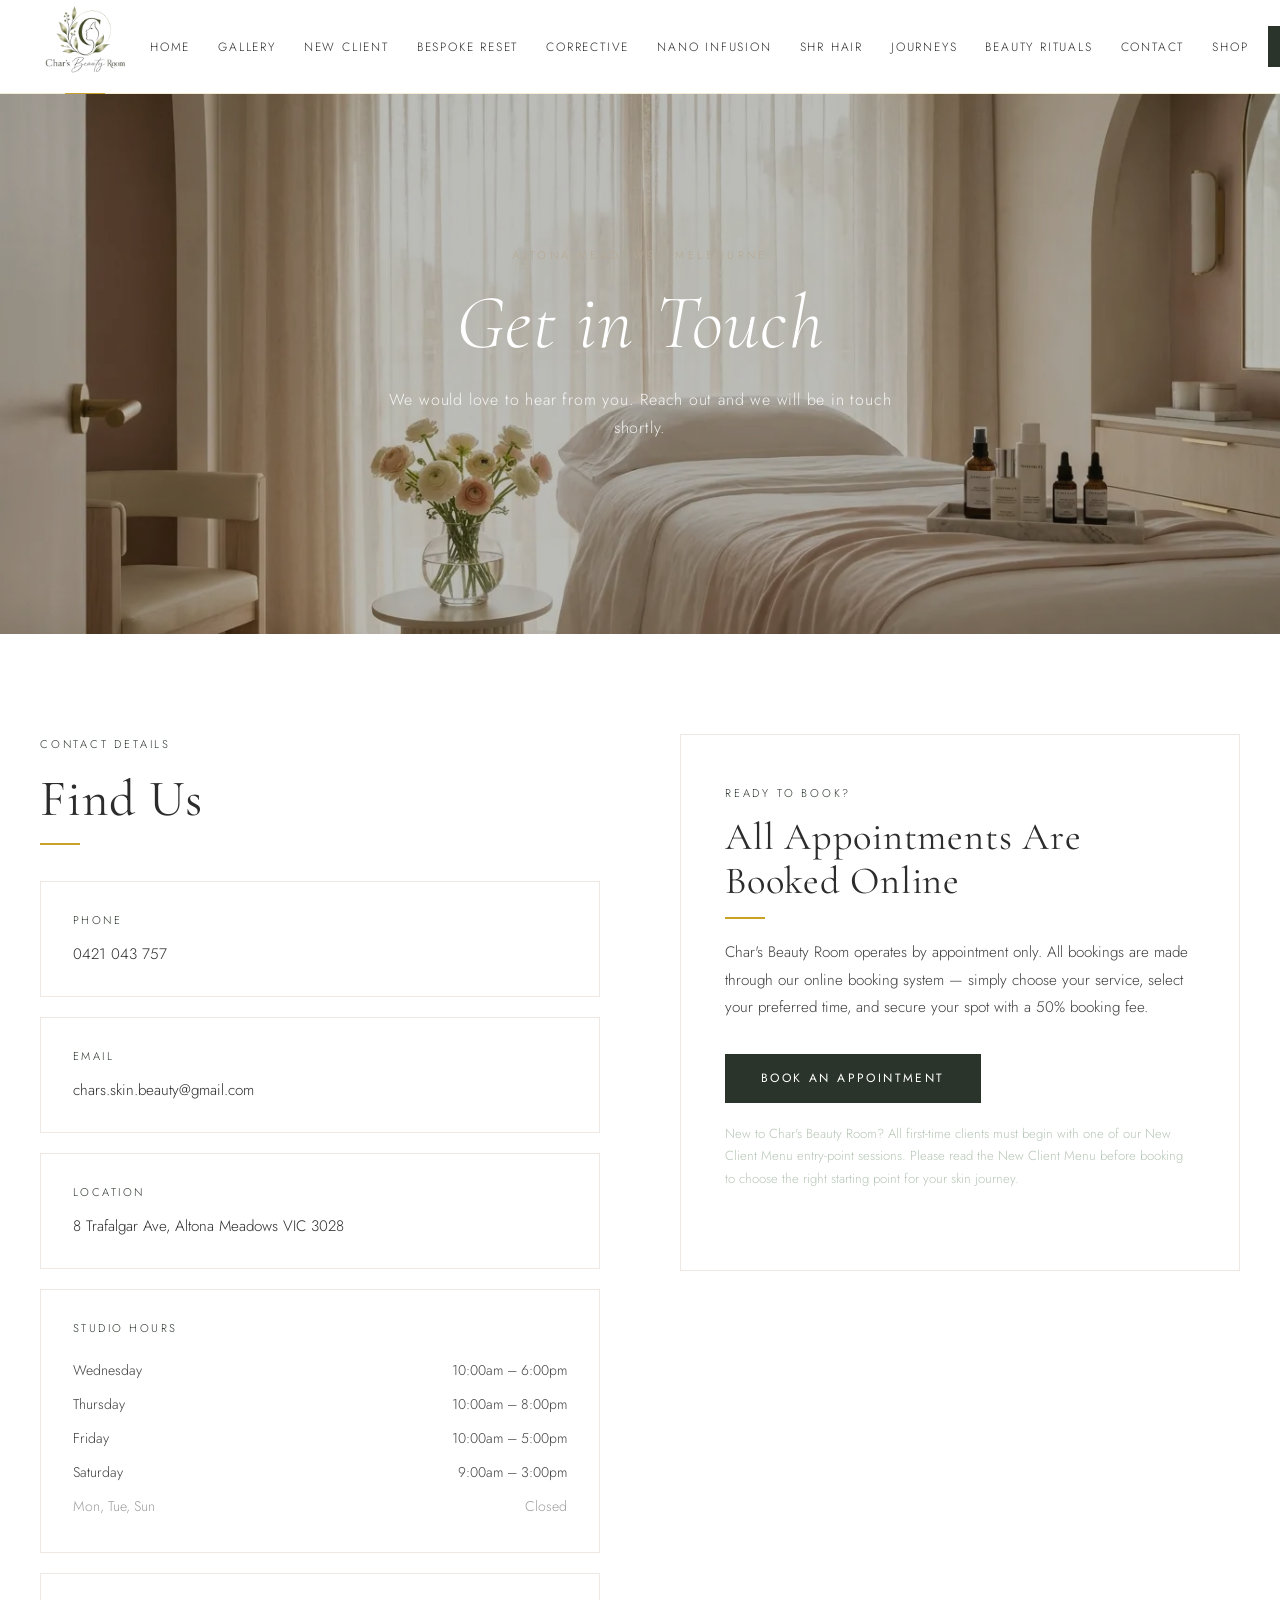
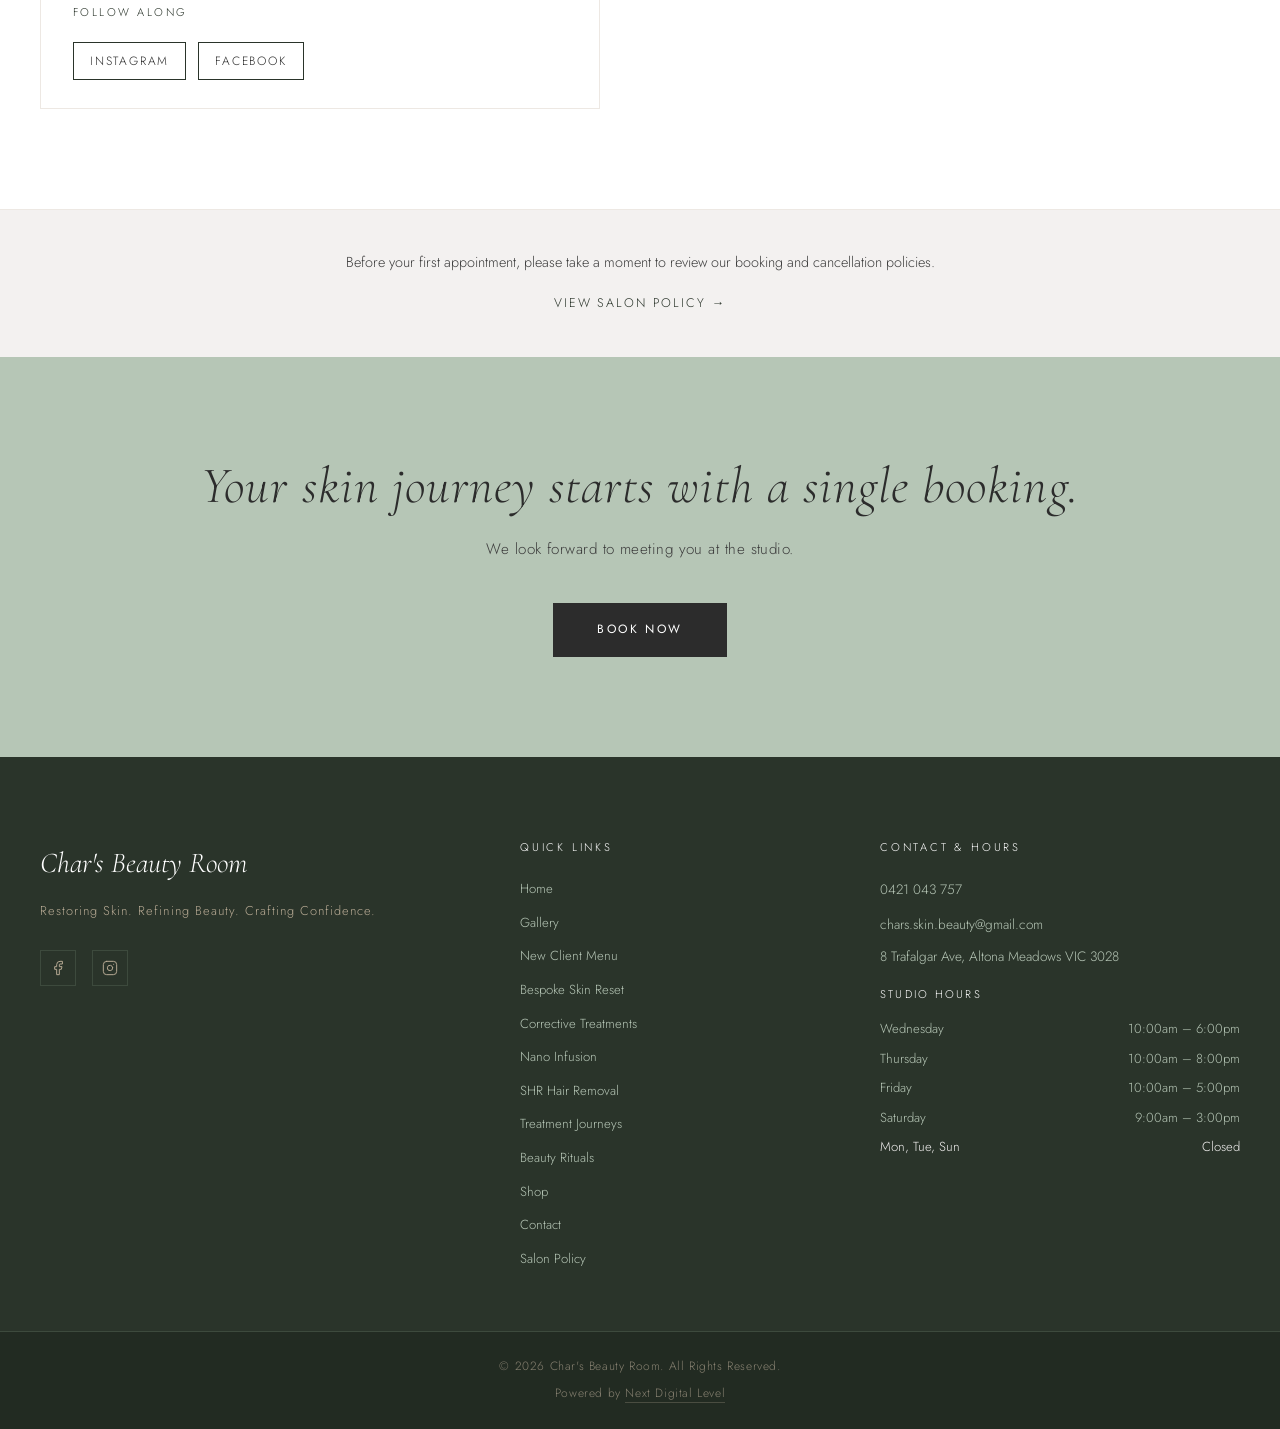
<file: contact.html>
<!DOCTYPE html>
<html lang="en">
<head>
  <meta charset="UTF-8">
  <script>(function(){var p=location.pathname;if(p.slice(-5)===".html"){history.replaceState(null,"",p==="/index.html"?"/":p.slice(0,-5)+location.search+location.hash)}})();</script>
  <meta name="viewport" content="width=device-width, initial-scale=1.0">
  <meta name="description" content="Contact Char's Beauty Room — boutique skin and beauty studio in Altona Meadows, Melbourne. Get in touch, check our hours, or book an appointment.">
  <title>Contact | Char's Beauty Room</title>
  <link rel="stylesheet" href="css/style.css">
  <link rel="icon" type="image/webp" href="images/LOGO.webp">
  <link rel="apple-touch-icon" href="images/LOGO.webp">
</head>
<body>

  <!-- NAVIGATION -->
  <nav class="site-nav" role="navigation" aria-label="Main navigation">
    <div class="nav-inner">
      <a href="/" class="nav-logo"><img src="images/LOGO.webp" alt="Char's Beauty Room" class="nav-logo-img"><span class="nav-logo-accent" aria-hidden="true"></span></a>
      <ul class="nav-links" role="list">
        <li><a href="/">Home</a></li>
        <li><a href="gallery">Gallery</a></li>
        <li><a href="new-client-menu">New Client</a></li>
        <li><a href="bespoke-skin-reset">Bespoke Reset</a></li>
        <li><a href="corrective-treatments">Corrective</a></li>
        <li><a href="nano-infusion">Nano Infusion</a></li>
        <li><a href="shr-hair-removal">SHR Hair</a></li>
        <li><a href="treatment-journeys">Journeys</a></li>
        <li><a href="beauty-rituals">Beauty Rituals</a></li>
        <li><a href="contact">Contact</a></li>
        <li><a href="shop">Shop</a></li>
      </ul>
      <div class="nav-right">
        <a href="https://charsbeautyroom.square.site/s/appointments" target="_blank" rel="noopener" class="btn-book-nav">Book Now</a>
        <button class="hamburger" id="hamburger" aria-label="Open menu" aria-expanded="false">
          <span></span><span></span><span></span>
        </button>
      </div>
    </div>
    <div class="nav-mobile" id="mobileNav" role="navigation" aria-label="Mobile navigation">
      <a href="/">Home</a>
      <a href="gallery">Gallery</a>
      <a href="new-client-menu">New Client</a>
      <a href="bespoke-skin-reset">Bespoke Reset</a>
      <a href="corrective-treatments">Corrective</a>
      <a href="nano-infusion">Nano Infusion</a>
      <a href="shr-hair-removal">SHR Hair Removal</a>
      <a href="treatment-journeys">Treatment Journeys</a>
      <a href="beauty-rituals">Beauty Rituals</a>
      <a href="shop">Shop</a>
      <a href="contact">Contact</a>
      <a href="salon-policy">Salon Policy</a>
      <a href="https://charsbeautyroom.square.site/s/appointments" target="_blank" rel="noopener" class="btn-book-mobile">Book Now</a>
    </div>
  </nav>

  <!-- HERO -->
  <section class="hero hero-short">
    <div class="hero-bg" style="background-image: url('images/hero.webp');"></div>
    <div class="hero-overlay hero-overlay-dark"></div>
    <div class="hero-content">
      <span class="eyebrow fade-1">Altona Meadows &middot; Melbourne</span>
      <h1 class="fade-2">Get in Touch</h1>
      <p class="hero-sub fade-3">We would love to hear from you. Reach out and we will be in touch shortly.</p>
    </div>
  </section>

  <!-- CONTACT GRID -->
  <section class="section section-white">
    <div class="section-inner">
      <div class="contact-grid">

        <!-- CONTACT DETAILS -->
        <div>
          <div class="section-header reveal" style="margin-bottom:36px;">
            <span class="eyebrow subpage-eyebrow">Contact Details</span>
            <h2>Find Us</h2>
          </div>

          <div class="contact-card reveal">
            <span class="contact-card-label">Phone</span>
            <span class="contact-card-value">
              <a href="tel:0421043757">0421 043 757</a>
            </span>
          </div>

          <div class="contact-card reveal">
            <span class="contact-card-label">Email</span>
            <span class="contact-card-value">
              <a href="mailto:chars.skin.beauty@gmail.com">chars.skin.beauty@gmail.com</a>
            </span>
          </div>



          <div class="contact-card reveal">
            <span class="contact-card-label">Location</span>
            <span class="contact-card-value">
              8 Trafalgar Ave, Altona Meadows VIC 3028
            </span>
          </div>

          <div class="contact-card reveal">
            <span class="contact-card-label">Studio Hours</span>
            <span class="contact-card-value">
              <table class="contact-hours-table">
                <tr><td>Wednesday</td><td>10:00am – 6:00pm</td></tr>
                <tr><td>Thursday</td><td>10:00am – 8:00pm</td></tr>
                <tr><td>Friday</td><td>10:00am – 5:00pm</td></tr>
                <tr><td>Saturday</td><td>9:00am – 3:00pm</td></tr>
                <tr><td style="color:#9E9E9E;">Mon, Tue, Sun</td><td style="color:#9E9E9E;">Closed</td></tr>
              </table>
            </span>
          </div>

          <div class="contact-card reveal">
            <span class="contact-card-label">Follow Along</span>
            <span class="contact-card-value">
              <div class="contact-social-links">
                <a href="https://www.instagram.com/charsbeautyroom" target="_blank" rel="noopener" class="contact-social-link">Instagram</a>
                <a href="https://www.facebook.com/share/16y8bG85gF/" target="_blank" rel="noopener" class="contact-social-link">Facebook</a>
              </div>
            </span>
          </div>
        </div>

        <!-- BOOKING CTA -->
        <div class="reveal">
          <div class="booking-cta-box">
            <span class="eyebrow subpage-eyebrow">Ready to Book?</span>
            <h2>All Appointments Are Booked Online</h2>
            <p>Char's Beauty Room operates by appointment only. All bookings are made through our online booking system — simply choose your service, select your preferred time, and secure your spot with a 50% booking fee.</p>
            <a href="https://charsbeautyroom.square.site/s/appointments" target="_blank" rel="noopener" class="btn-sage">Book an Appointment</a>

            <p class="booking-note">New to Char's Beauty Room? All first-time clients must begin with one of our <a href="new-client-menu">New Client Menu</a> entry-point sessions. Please read the New Client Menu before booking to choose the right starting point for your skin journey.</p>
          </div>
        </div>

      </div>
    </div>
  </section>

  <!-- POLICY BANNER -->
  <div class="contact-policy-banner reveal">
    <p>Before your first appointment, please take a moment to review our booking and cancellation policies.</p>
    <a href="salon-policy">View Salon Policy &rarr;</a>
  </div>

  <!-- CTA BANNER -->
  <section class="cta-banner">
    <div class="section-inner">
      <h2 class="reveal">Your skin journey starts with a single booking.</h2>
      <p class="reveal">We look forward to meeting you at the studio.</p>
      <a href="https://charsbeautyroom.square.site/s/appointments" target="_blank" rel="noopener" class="btn-dark reveal">Book Now</a>
    </div>
  </section>

  <!-- FOOTER -->
  <footer class="site-footer">
    <div class="footer-inner">
      <div class="footer-col">
        <span class="footer-brand-name">Char's Beauty Room</span>
        <p class="footer-tagline">Restoring Skin. Refining Beauty. Crafting Confidence.</p>
        <div class="footer-socials">
          <a href="https://www.facebook.com/share/16y8bG85gF/" target="_blank" rel="noopener" aria-label="Facebook">
            <svg viewBox="0 0 24 24" aria-hidden="true"><path d="M18 2h-3a5 5 0 0 0-5 5v3H7v4h3v8h4v-8h3l1-4h-4V7a1 1 0 0 1 1-1h3z"/></svg>
          </a>
          <a href="https://www.instagram.com/charsbeautyroom" target="_blank" rel="noopener" aria-label="Instagram">
            <svg viewBox="0 0 24 24" aria-hidden="true"><rect x="2" y="2" width="20" height="20" rx="5" ry="5"/><path d="M16 11.37A4 4 0 1 1 12.63 8 4 4 0 0 1 16 11.37z"/><line x1="17.5" y1="6.5" x2="17.51" y2="6.5"/></svg>
          </a>
        </div>
      </div>
      <div class="footer-col">
        <h4>Quick Links</h4>
        <nav class="footer-links">
          <a href="/">Home</a>
          <a href="gallery">Gallery</a>
          <a href="new-client-menu">New Client Menu</a>
          <a href="bespoke-skin-reset">Bespoke Skin Reset</a>
          <a href="corrective-treatments">Corrective Treatments</a>
          <a href="nano-infusion">Nano Infusion</a>
          <a href="shr-hair-removal">SHR Hair Removal</a>
          <a href="treatment-journeys">Treatment Journeys</a>
          <a href="beauty-rituals">Beauty Rituals</a>
          <a href="shop">Shop</a>
          <a href="contact">Contact</a>
          <a href="salon-policy">Salon Policy</a>
        </nav>
      </div>
      <div class="footer-col">
        <h4>Contact &amp; Hours</h4>
        <div class="footer-contact">
          <a href="tel:0421043757">0421 043 757</a>
          <a href="mailto:chars.skin.beauty@gmail.com">chars.skin.beauty@gmail.com</a>
          <p>8 Trafalgar Ave, Altona Meadows VIC 3028</p>
        </div>
        <div class="footer-hours">
          <p class="footer-hours-title">Studio Hours</p>
          <table>
            <tr><td>Wednesday</td><td>10:00am – 6:00pm</td></tr>
            <tr><td>Thursday</td><td>10:00am – 8:00pm</td></tr>
            <tr><td>Friday</td><td>10:00am – 5:00pm</td></tr>
            <tr><td>Saturday</td><td>9:00am – 3:00pm</td></tr>
            <tr><td style="color:#F3F1F0;">Mon, Tue, Sun</td><td style="color:#F3F1F0;">Closed</td></tr>
          </table>
        </div>
      </div>
    </div>
    <div class="footer-bottom">
      <p>&copy; 2026 Char's Beauty Room. All Rights Reserved.</p>
      <p class="footer-credit">Powered by <a href="https://nextdigitalevel.com/" target="_blank" rel="noopener">Next Digital Level</a></p>
    </div>
  </footer>



  <!-- STICKY MOBILE BOOK NOW -->
  <a href="https://charsbeautyroom.square.site/s/appointments" target="_blank" rel="noopener" class="sticky-book-btn" aria-label="Book Now">Book Now</a>

  <script src="js/main.js"></script>
</body>
</html>
</file>
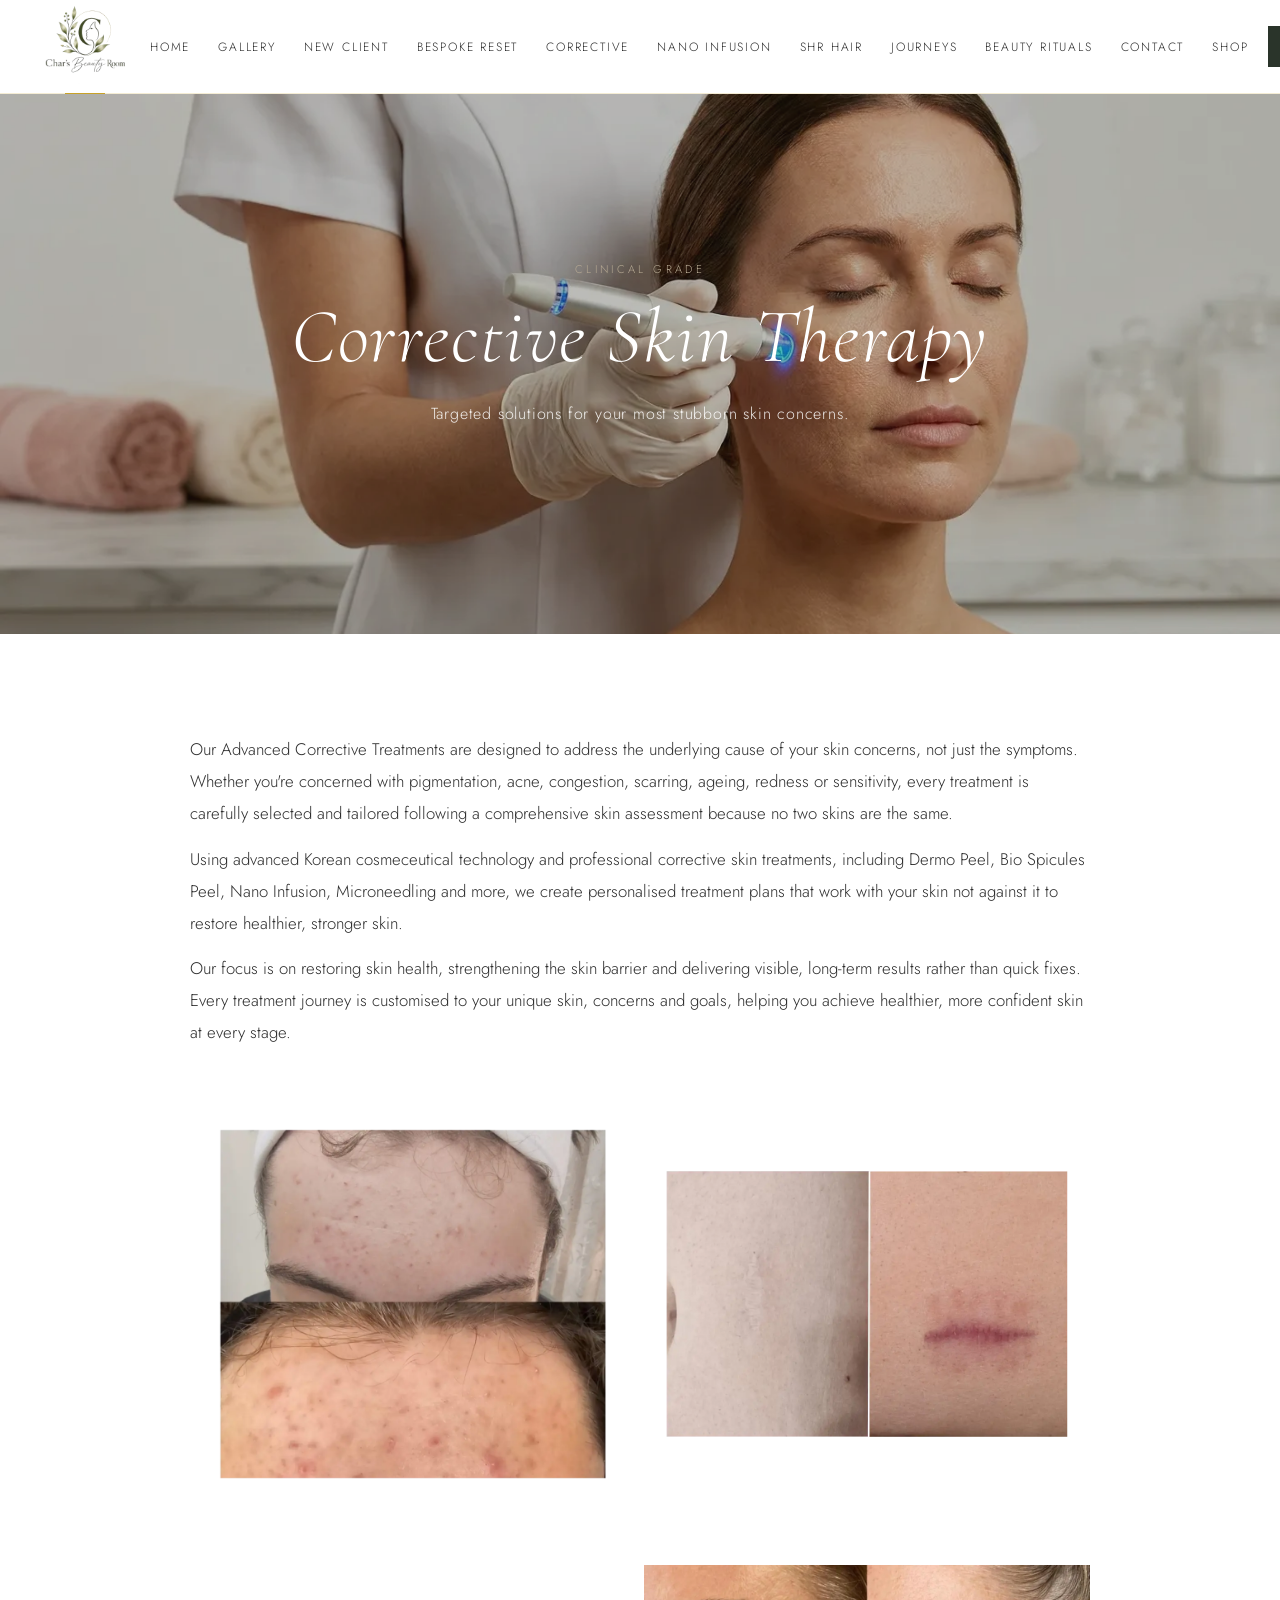
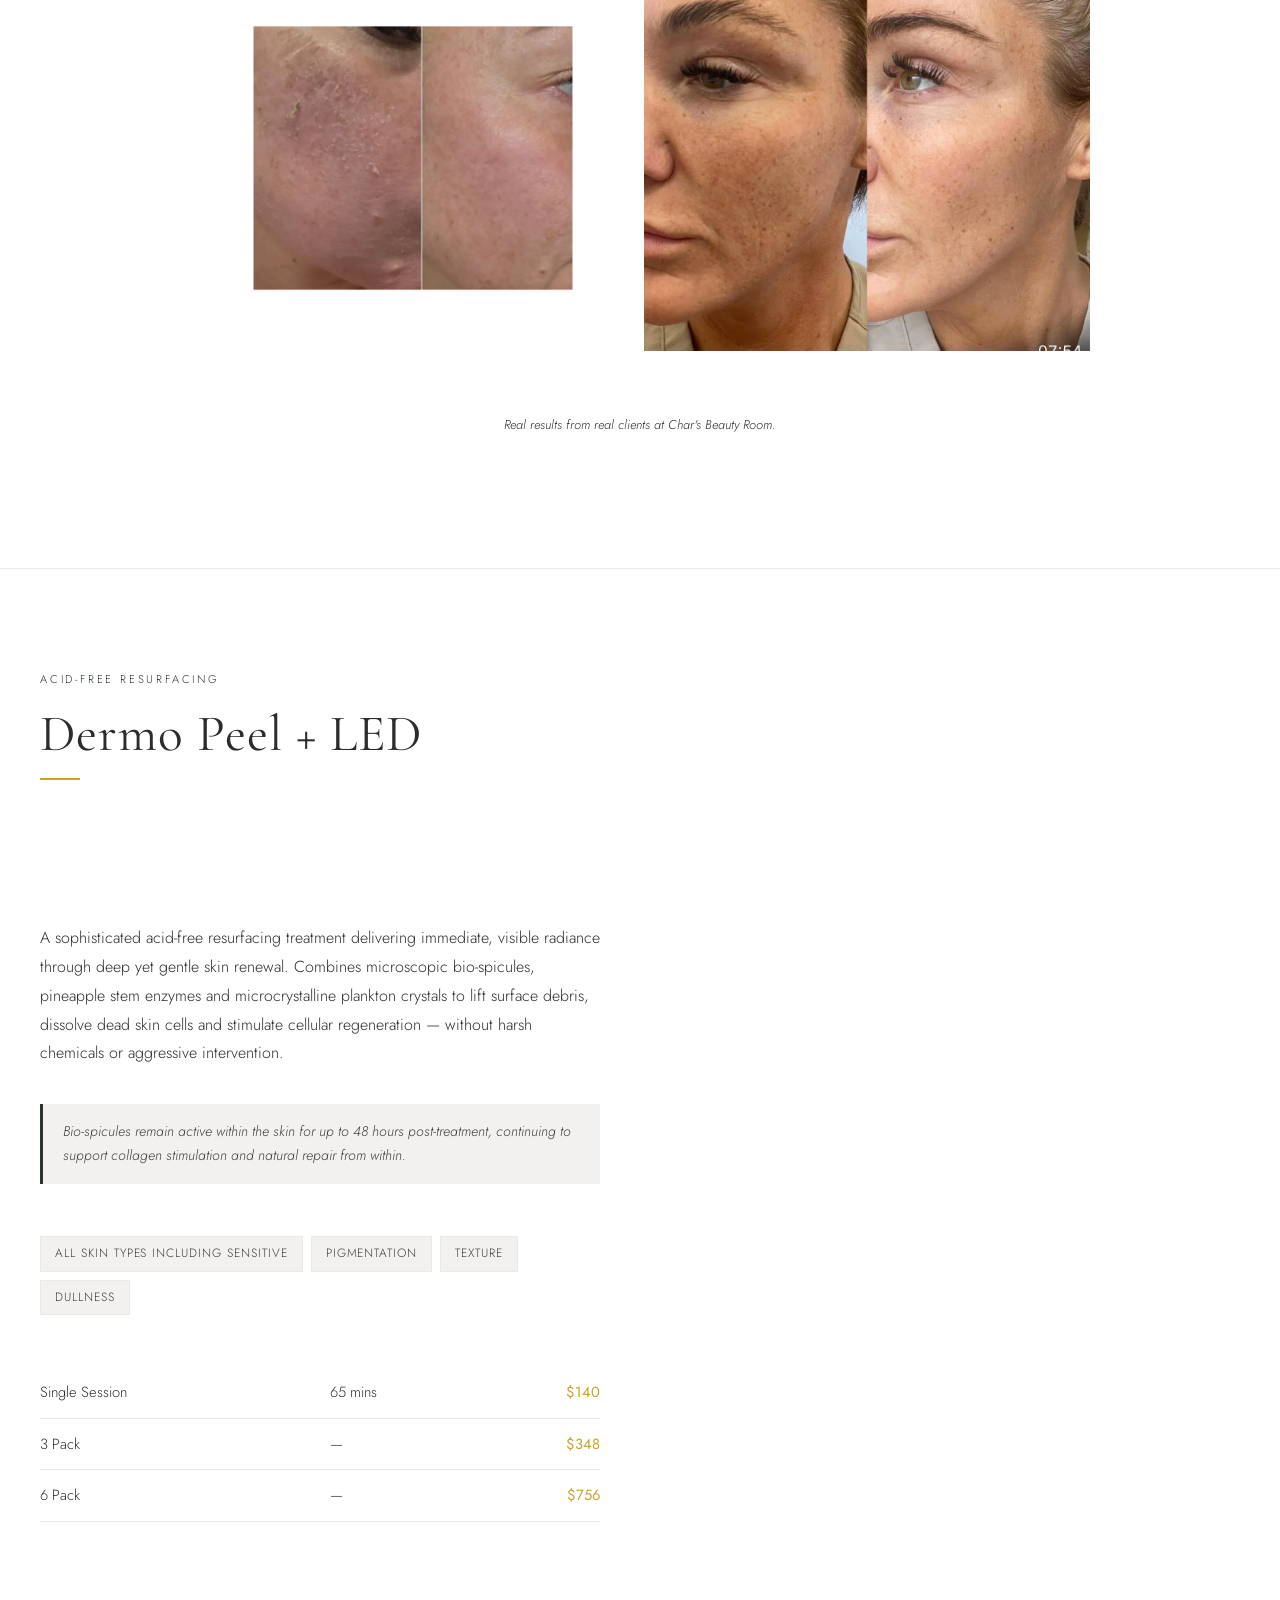
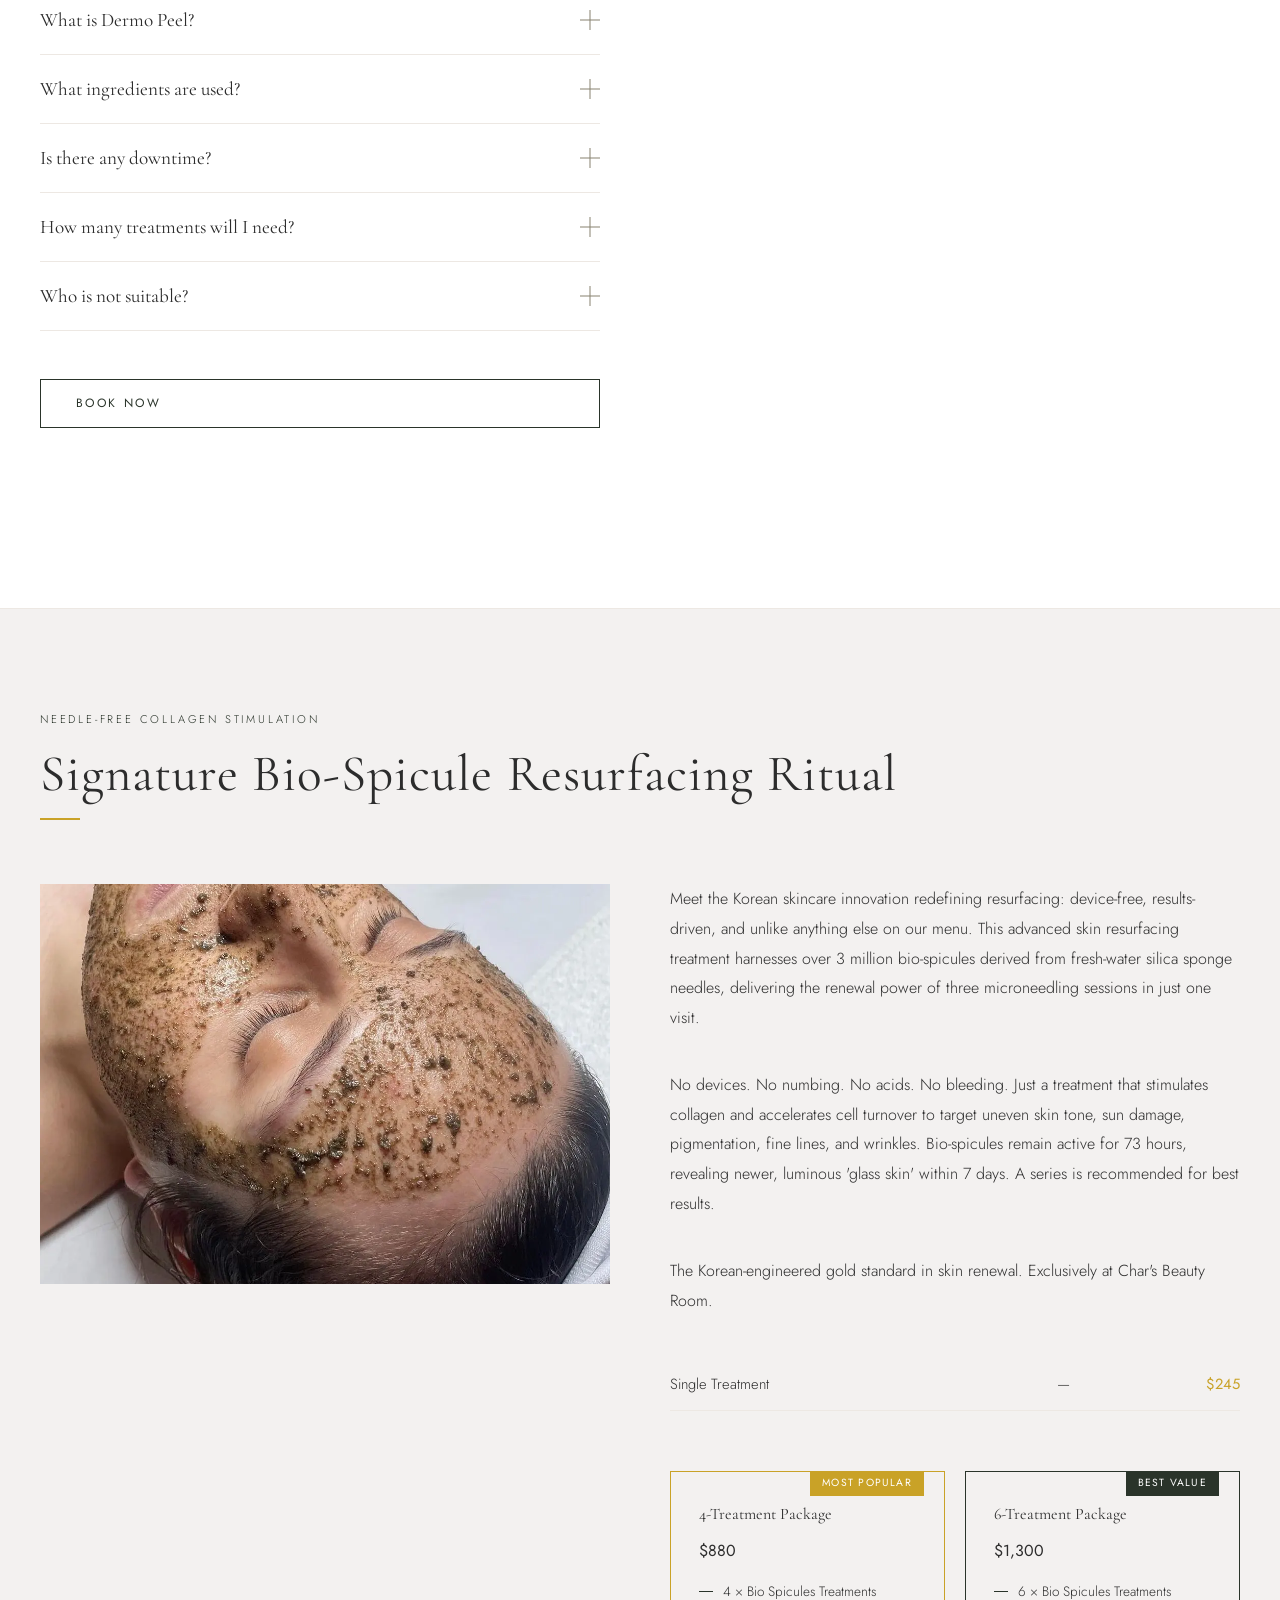
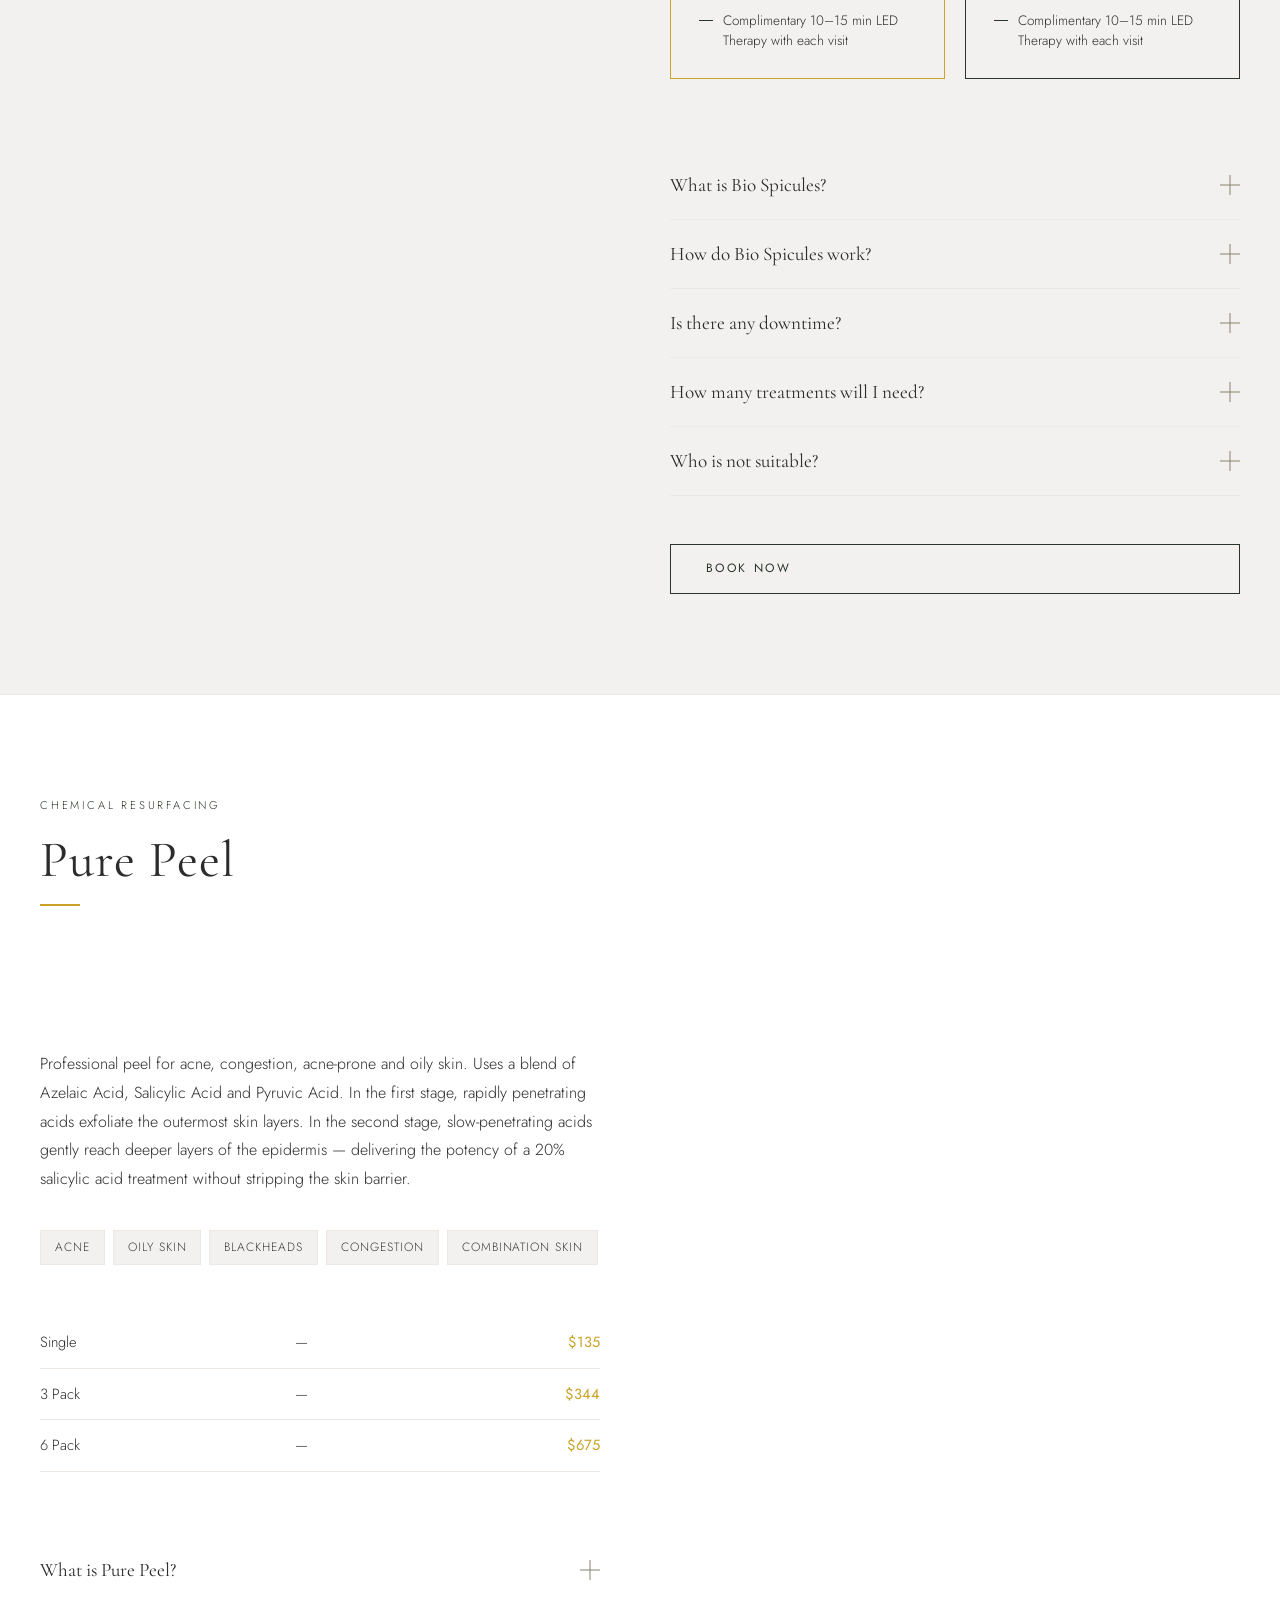
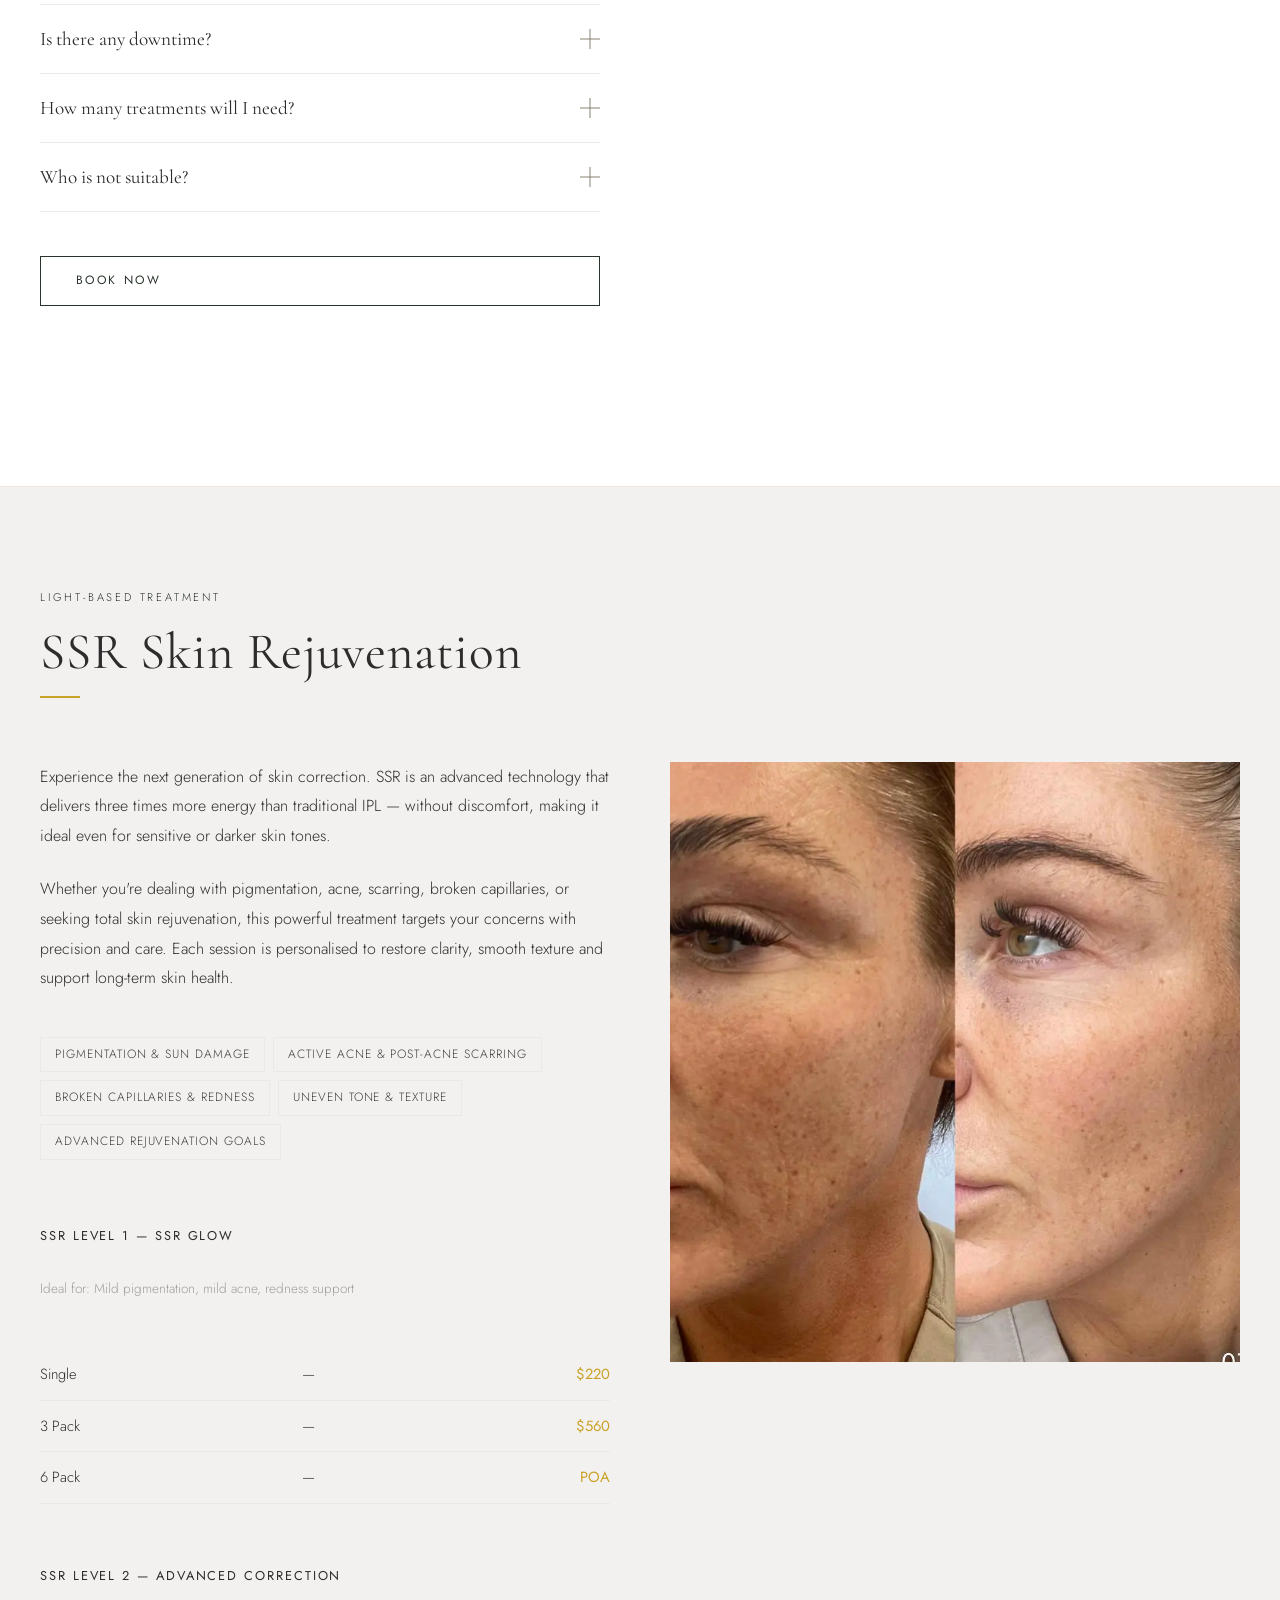
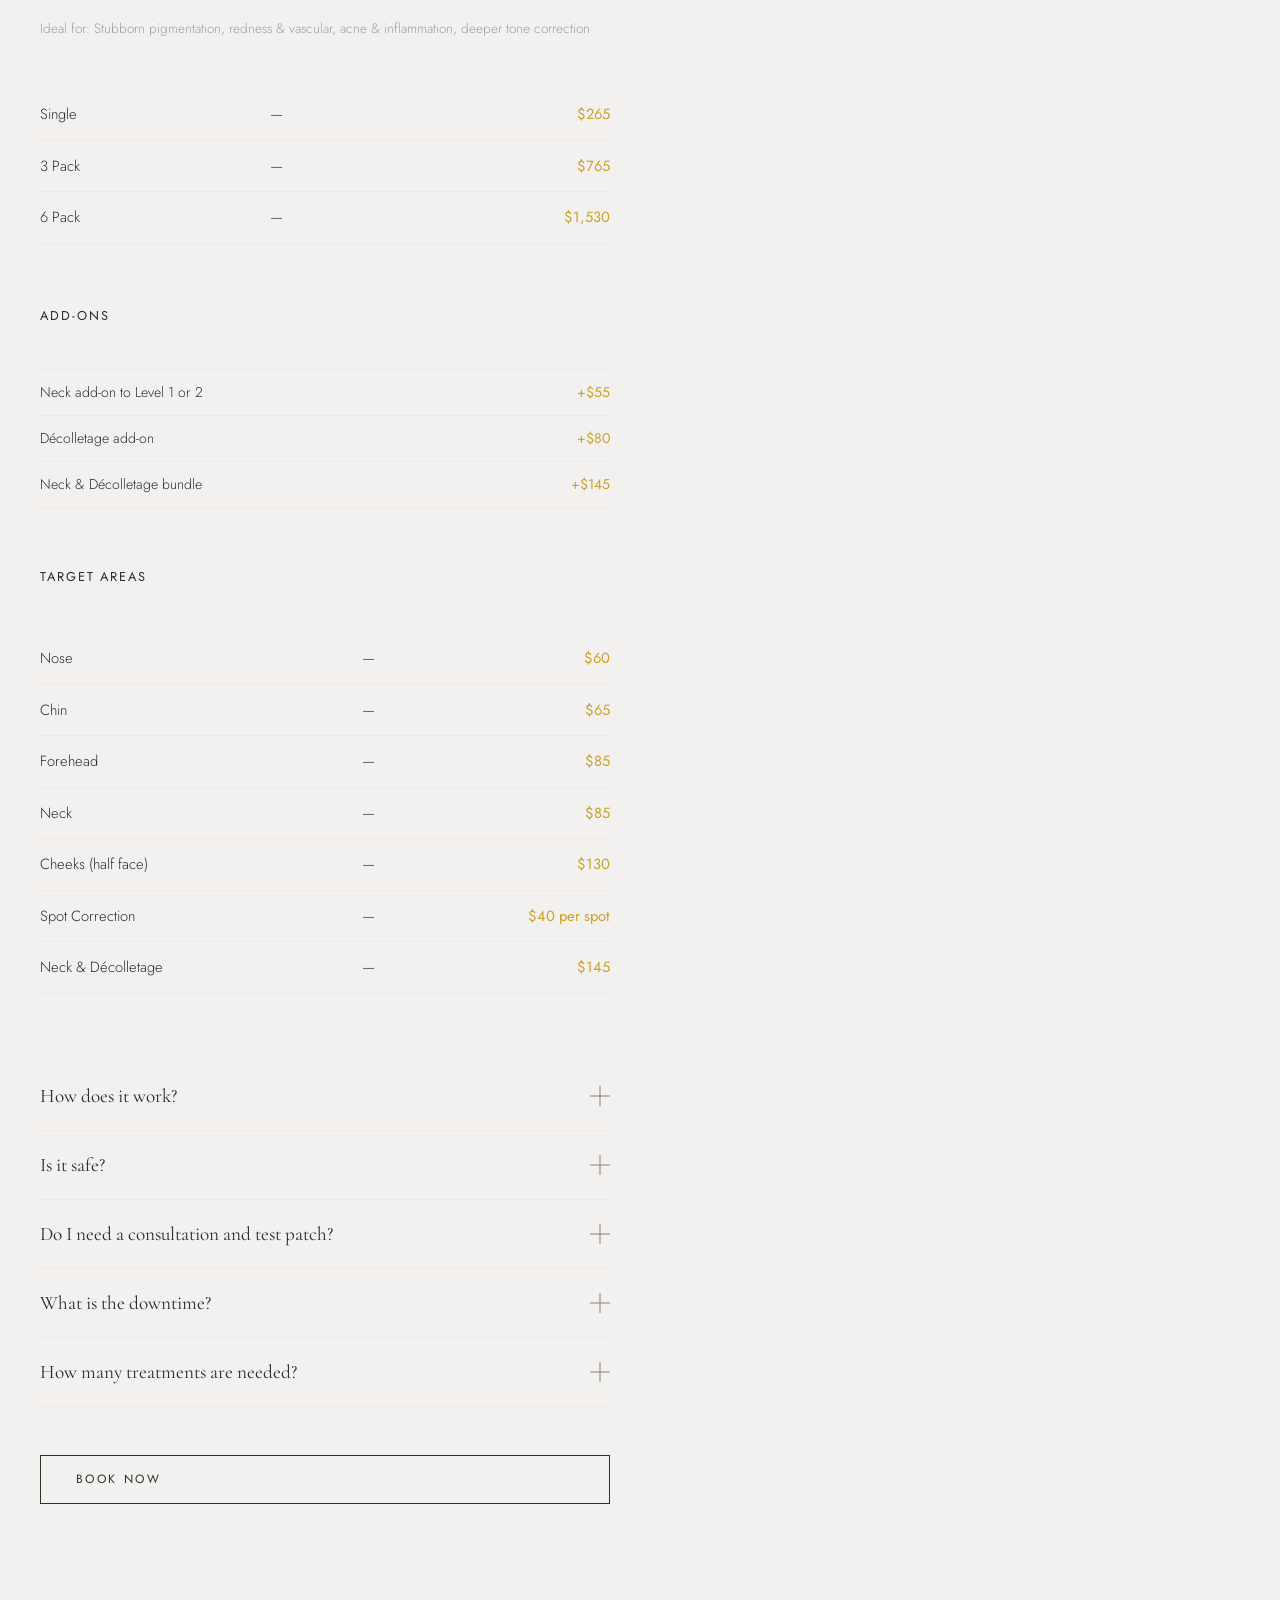
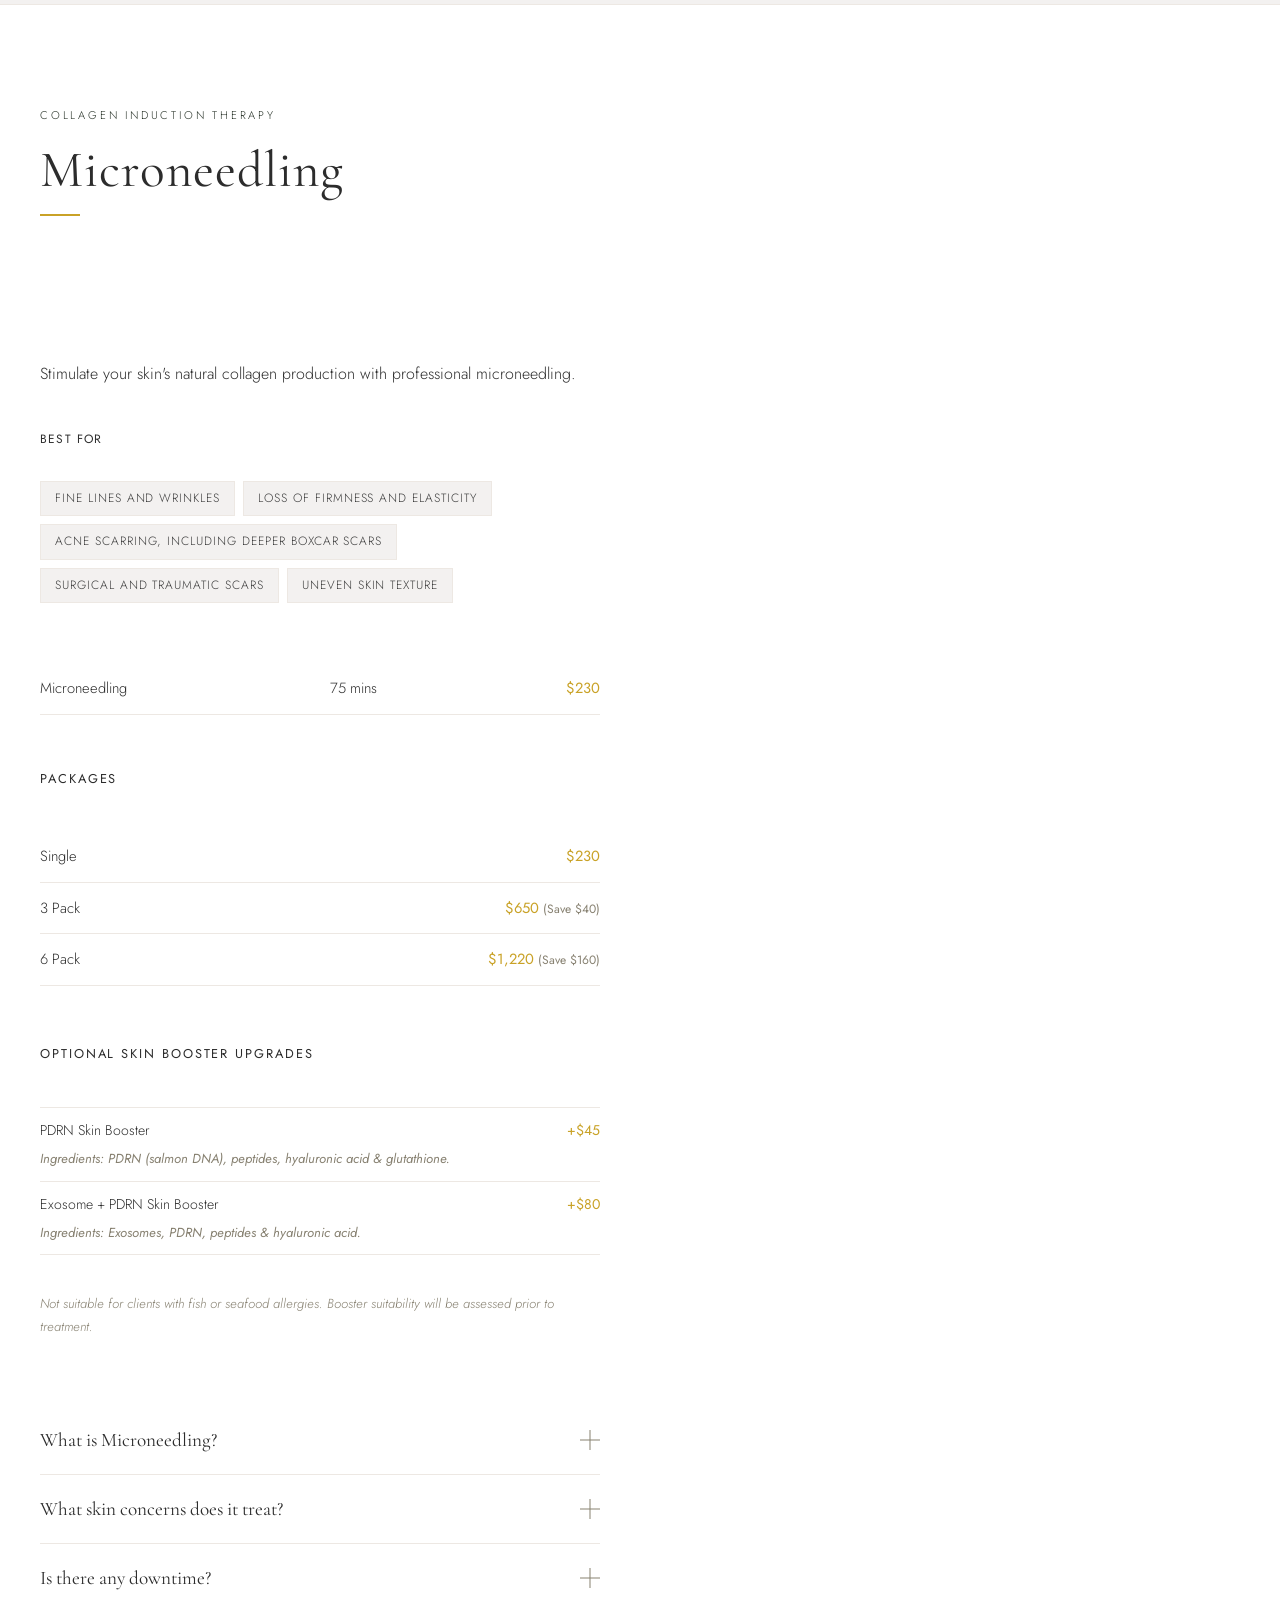
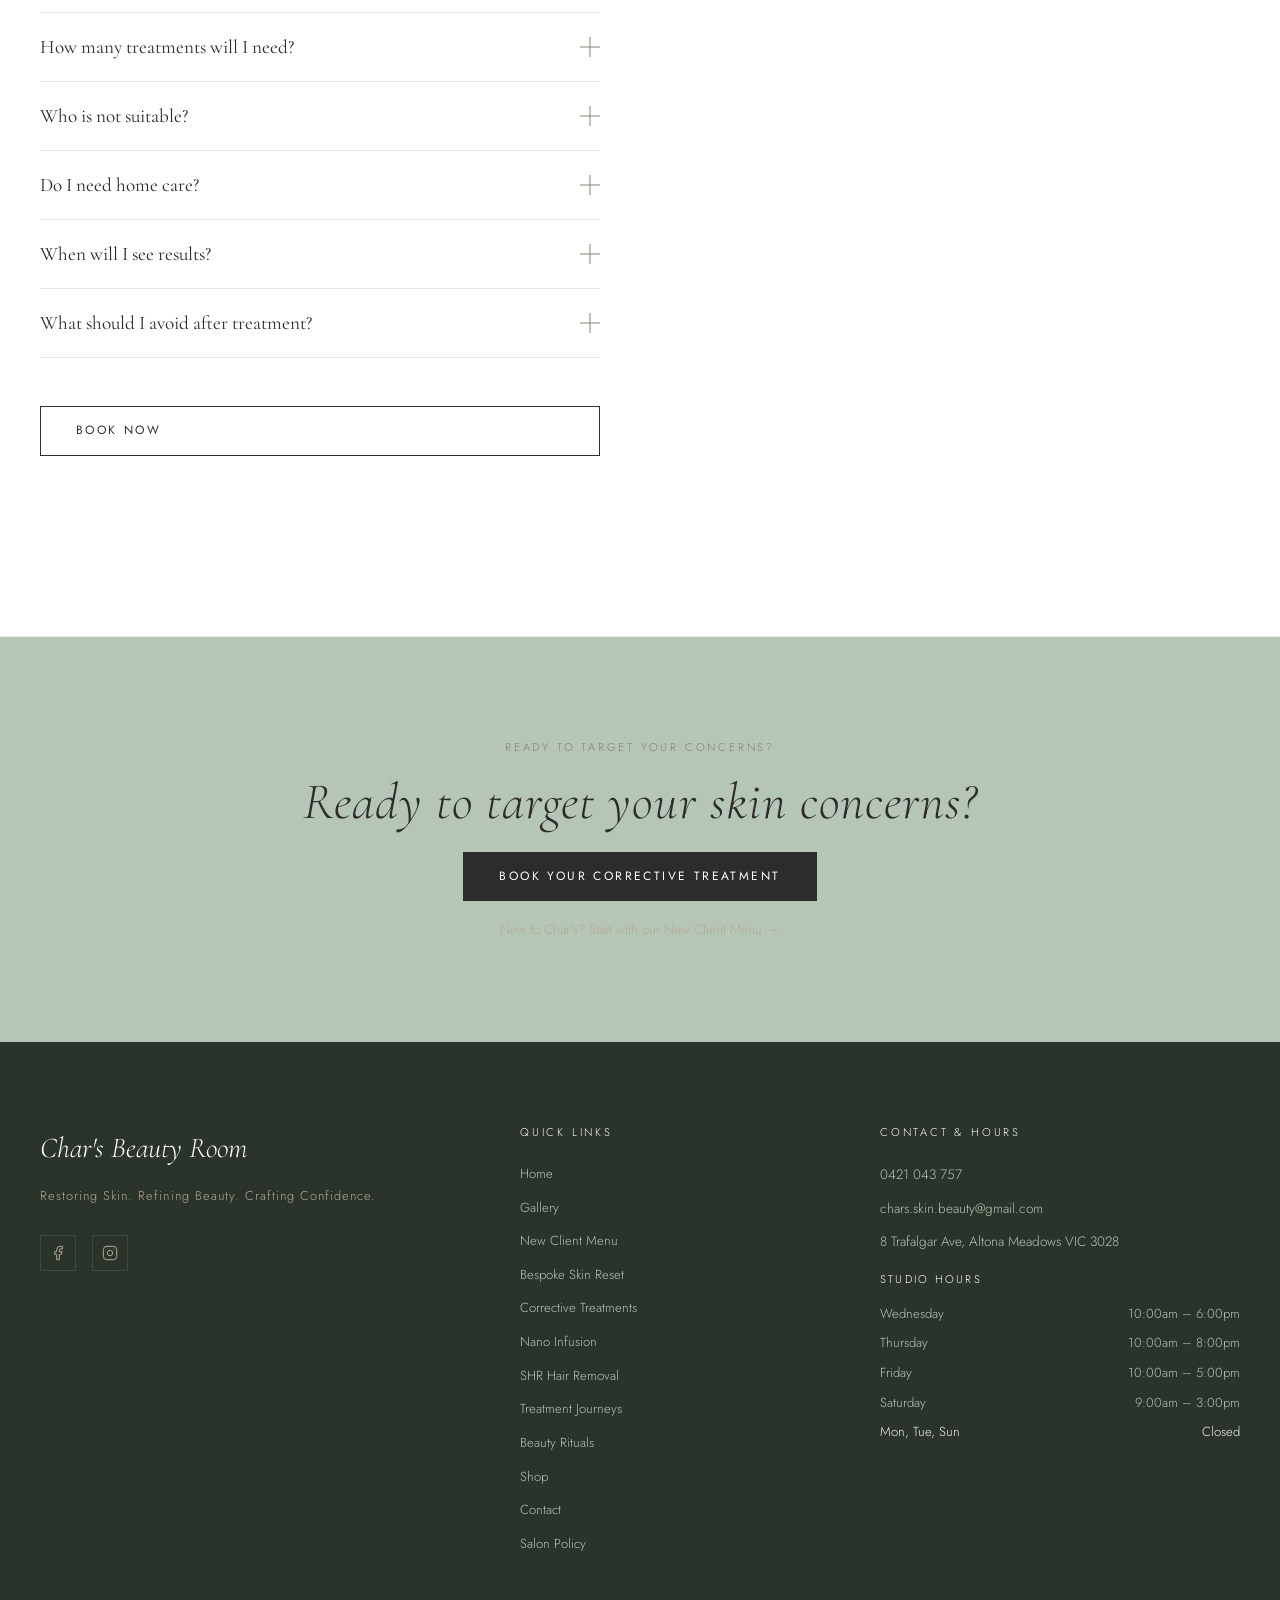
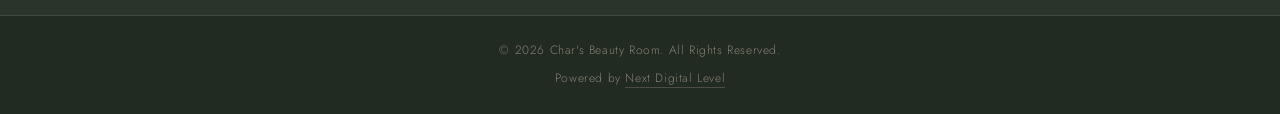
<file: corrective-treatments.html>
<!DOCTYPE html>
<html lang="en">
<head>
  <meta charset="UTF-8">
  <script>(function(){var p=location.pathname;if(p.slice(-5)===".html"){history.replaceState(null,"",p==="/index.html"?"/":p.slice(0,-5)+location.search+location.hash)}})();</script>
  <meta name="viewport" content="width=device-width, initial-scale=1.0">
  <meta name="description" content="Corrective Skin Therapy at Char's Beauty Room — SSR Super Skin Rejuvenation, Bio Spicules Microneedling and chemical peels for pigmentation, acne, redness and ageing. Altona Meadows, Melbourne.">
  <title>Corrective Treatments | Char's Beauty Room</title>
  <link rel="stylesheet" href="css/style.css">
  <link rel="icon" type="image/webp" href="images/LOGO.webp">
  <link rel="apple-touch-icon" href="images/LOGO.webp">
  <style>
    /* corrective-treatments.html — body/para/list/table text darkening */
    .section-white p, .section-white li, .section-white td,
    .section-linen p, .section-linen li, .section-linen td,
    .faq-answer-inner, .gallery-caption, .pkg-title, .pkg-value,
    .pkg-includes li, .treatment-includes-list li, .addon-list li span { color: #2E2E2E; }
  </style>
</head>
<body>

  <!-- NAVIGATION -->
  <nav class="site-nav" role="navigation" aria-label="Main navigation">
    <div class="nav-inner">
      <a href="/" class="nav-logo"><img src="images/LOGO.webp" alt="Char's Beauty Room" class="nav-logo-img"><span class="nav-logo-accent" aria-hidden="true"></span></a>
      <ul class="nav-links" role="list">
        <li><a href="/">Home</a></li>
        <li><a href="gallery">Gallery</a></li>
        <li><a href="new-client-menu">New Client</a></li>
        <li><a href="bespoke-skin-reset">Bespoke Reset</a></li>
        <li><a href="corrective-treatments">Corrective</a></li>
        <li><a href="nano-infusion">Nano Infusion</a></li>
        <li><a href="shr-hair-removal">SHR Hair</a></li>
        <li><a href="treatment-journeys">Journeys</a></li>
        <li><a href="beauty-rituals">Beauty Rituals</a></li>
        <li><a href="contact">Contact</a></li>
        <li><a href="shop">Shop</a></li>
      </ul>
      <div class="nav-right">
        <a href="https://charsbeautyroom.square.site/s/appointments" target="_blank" rel="noopener" class="btn-book-nav">Book Now</a>
        <button class="hamburger" id="hamburger" aria-label="Open menu" aria-expanded="false">
          <span></span><span></span><span></span>
        </button>
      </div>
    </div>
    <div class="nav-mobile" id="mobileNav">
      <a href="/">Home</a>
      <a href="gallery">Gallery</a>
      <a href="new-client-menu">New Client</a>
      <a href="bespoke-skin-reset">Bespoke Reset</a>
      <a href="corrective-treatments">Corrective</a>
      <a href="nano-infusion">Nano Infusion</a>
      <a href="shr-hair-removal">SHR Hair Removal</a>
      <a href="treatment-journeys">Treatment Journeys</a>
      <a href="beauty-rituals">Beauty Rituals</a>
      <a href="shop">Shop</a>
      <a href="contact">Contact</a>
      <a href="salon-policy">Salon Policy</a>
      <a href="https://charsbeautyroom.square.site/s/appointments" target="_blank" rel="noopener" class="btn-book-mobile">Book Now</a>
    </div>
  </nav>

  <!-- HERO -->
  <section class="hero hero-short">
    <div class="hero-bg" style="background-image: url('images/corrective-treatments.webp');"></div>
    <div class="hero-overlay hero-overlay-dark"></div>
    <div class="hero-content">
      <span class="eyebrow fade-1">Clinical Grade</span>
      <h1 class="fade-2">Corrective Skin Therapy</h1>
      <p class="hero-sub fade-3">Targeted solutions for your most stubborn skin concerns.</p>
    </div>
  </section>

  <!-- INTRO + GALLERY -->
  <section class="section section-white">
    <div class="section-inner" style="max-width:900px;">
      <p class="reveal" style="font-size:1.05rem;line-height:1.9;color:#2E2E2E;">Our Advanced Corrective Treatments are designed to address the underlying cause of your skin concerns, not just the symptoms. Whether you're concerned with pigmentation, acne, congestion, scarring, ageing, redness or sensitivity, every treatment is carefully selected and tailored following a comprehensive skin assessment because no two skins are the same.</p>
      <p class="reveal" style="font-size:1.05rem;line-height:1.9;color:#2E2E2E;margin-top:14px;">Using advanced Korean cosmeceutical technology and professional corrective skin treatments, including Dermo Peel, Bio Spicules Peel, Nano Infusion, Microneedling and more, we create personalised treatment plans that work with your skin not against it to restore healthier, stronger skin.</p>
      <p class="reveal" style="font-size:1.05rem;line-height:1.9;color:#2E2E2E;margin-top:14px;">Our focus is on restoring skin health, strengthening the skin barrier and delivering visible, long-term results rather than quick fixes. Every treatment journey is customised to your unique skin, concerns and goals, helping you achieve healthier, more confident skin at every stage.</p>

      <!-- RESULTS GALLERY — 4 images in specified order -->
      <div class="results-gallery reveal">
        <!-- Position 1: ba.webp -->
        <a href="images/ba.webp" target="_blank" rel="noopener">
          <img src="images/ba.webp" alt="Before and after skin treatment" loading="lazy" style="width:100%;height:auto;object-fit:contain;" onerror="this.style.display='none'">
        </a>
        <!-- Position 2: ba2.webp -->
        <a href="images/ba2.webp" target="_blank" rel="noopener">
          <img src="images/ba2.webp" alt="Before and after skin rejuvenation" loading="lazy" style="width:100%;height:auto;object-fit:contain;" onerror="this.style.display='none'">
        </a>
        <!-- Position 3: ba1.webp -->
        <a href="images/ba1.webp" target="_blank" rel="noopener">
          <img src="images/ba1.webp" alt="Before and after skin treatment results" loading="lazy" style="width:100%;height:auto;object-fit:contain;" onerror="this.style.display='none'">
        </a>
        <!-- Position 4: pigmentation SSR before/after -->
        <a href="images/pig.webp" target="_blank" rel="noopener">
          <img src="images/pig.webp" alt="SSR pigmentation before and after" loading="lazy" style="width:100%;height:auto;object-fit:contain;" onerror="this.style.display='none'">
        </a>
      </div>
      <p class="gallery-caption">Real results from real clients at Char's Beauty Room.</p>
    </div>
  </section>

  <hr class="section-divider">

  <!-- SECTION 1: DERMO PEEL -->
  <section class="section section-white">
    <div class="section-inner">
      <div class="section-header reveal">
        <span class="eyebrow subpage-eyebrow">Acid-Free Resurfacing</span>
        <h2>Dermo Peel + LED</h2>
      </div>
      <div class="beauty-section">
        <div class="beauty-section-content reveal">
          <p>A sophisticated acid-free resurfacing treatment delivering immediate, visible radiance through deep yet gentle skin renewal. Combines microscopic bio-spicules, pineapple stem enzymes and microcrystalline plankton crystals to lift surface debris, dissolve dead skin cells and stimulate cellular regeneration — without harsh chemicals or aggressive intervention.</p>
          <div class="treatment-note-box">Bio-spicules remain active within the skin for up to 48 hours post-treatment, continuing to support collagen stimulation and natural repair from within.</div>
          <div class="treatment-tag-list">
            <span class="treatment-tag">All Skin Types Including Sensitive</span>
            <span class="treatment-tag">Pigmentation</span>
            <span class="treatment-tag">Texture</span>
            <span class="treatment-tag">Dullness</span>
          </div>
          <table class="price-table-clean">
            <tr><td>Single Session</td><td>65 mins</td><td>$140</td></tr>
            <tr><td>3 Pack</td><td>—</td><td>$348</td></tr>
            <tr><td>6 Pack</td><td>—</td><td>$756</td></tr>
          </table>
          <!-- FAQ Accordion -->
          <div class="faq-list" style="margin-top:28px;">
            <div class="faq-item reveal">
              <button class="faq-question" aria-expanded="false">What is Dermo Peel?<span class="faq-icon" aria-hidden="true"></span></button>
              <div class="faq-answer" role="region"><div class="faq-answer-inner"><p>Dermo Peel is an advanced, acid-free skin resurfacing treatment that gently renews the skin without traditional chemical acids. Using natural freshwater sponge spicules, botanical extracts and enzymes, it stimulates the skin's natural renewal process — helping to improve texture, scars, dullness, uneven skin tone, mild pigmentation, congestion, enlarged pores and the appearance of fine lines.</p><p>Unlike many resurfacing treatments, Dermo Peel encourages healthy cell turnover while supporting the skin barrier, making it an excellent option for visible results with minimal downtime. It's also an ideal preparation treatment before more intensive corrective procedures such as Bio Spicules, Nano Infusion or SSR Skin Rejuvenation.</p></div></div>
            </div>
            <div class="faq-item reveal">
              <button class="faq-question" aria-expanded="false">What ingredients are used?<span class="faq-icon" aria-hidden="true"></span></button>
              <div class="faq-answer" role="region"><div class="faq-answer-inner"><p>Dermo Peel combines a unique blend of natural ingredients that resurface and strengthen the skin:</p><ul style="margin:10px 0 10px 0;padding-left:18px;line-height:1.9;"><li><strong>Freshwater sponge spicules</strong> — gentle mechanical exfoliation while stimulating renewal and collagen production</li><li><strong>Pineapple enzymes (Bromelain)</strong> — dissolve dead skin cells to brighten dull skin without harsh acids</li><li><strong>Aloe Vera</strong> — soothes, hydrates and supports healing</li><li><strong>Horsetail Extract</strong> — rich in silica to strengthen skin and support collagen</li><li><strong>Peppermint Extract</strong> — refreshes with a cooling sensation</li><li><strong>Marine Plankton Extract</strong> — improves skin vitality, hydration and repair</li></ul><p>The treatment is completely acid-free — an excellent alternative for clients who cannot tolerate traditional chemical peels.</p></div></div>
            </div>
            <div class="faq-item reveal">
              <button class="faq-question" aria-expanded="false">Is there any downtime?<span class="faq-icon" aria-hidden="true"></span></button>
              <div class="faq-answer" role="region"><div class="faq-answer-inner"><p>Most clients experience very little downtime. Immediately after treatment, the skin may appear slightly pink or flushed, similar to mild sun exposure. A light prickly or tingling sensation is common for up to 24–48 hours as the natural spicules continue stimulating the skin.</p><p>Over the following 2–3 days you may notice:</p><ul style="margin:10px 0 10px 0;padding-left:18px;line-height:1.9;"><li>Mild dryness or tightness</li><li>Light flaking or peeling</li><li>Skin feeling slightly rough as old cells shed</li><li>Brighter, smoother, fresher-looking skin as new skin is revealed</li></ul></div></div>
            </div>
            <div class="faq-item reveal">
              <button class="faq-question" aria-expanded="false">How many treatments will I need?<span class="faq-icon" aria-hidden="true"></span></button>
              <div class="faq-answer" role="region"><div class="faq-answer-inner">A series of 4–6 treatments spaced 2–3 weeks apart is recommended. Improvement is often visible after a single session.</div></div>
            </div>
            <div class="faq-item reveal">
              <button class="faq-question" aria-expanded="false">Who is not suitable?<span class="faq-icon" aria-hidden="true"></span></button>
              <div class="faq-answer" role="region"><div class="faq-answer-inner">Not suitable for clients with active rosacea, highly inflamed or broken skin, those taking or recently completing Roaccutane, those using skin-thinning medications, or clients with a known crustacean or shellfish allergy.</div></div>
            </div>
          </div>
          <a href="https://charsbeautyroom.square.site/s/appointments" target="_blank" rel="noopener" class="btn-ghost" style="margin-top:28px;display:inline-block;">Book Now</a>
        </div>
      </div>
    </div>
  </section>

  <hr class="section-divider">

  <!-- TODO: Update FAQ from current WordPress site -->
  <!-- SECTION 2: BIO SPICULES -->
  <section class="section section-linen">
    <div class="section-inner">
      <div class="section-header reveal">
        <span class="eyebrow subpage-eyebrow">Needle-Free Collagen Stimulation</span>
        <h2>Signature Bio-Spicule Resurfacing Ritual</h2>
      </div>
      <div class="two-col" style="gap:60px;align-items:start;">
        <div class="col-image reveal" style="flex:0 0 40%;">
          <img src="images/bio-spicules.webp" alt="Signature Bio-Spicule Resurfacing Ritual treatment" loading="lazy" style="height:400px;object-fit:cover;width:100%;">
        </div>
        <div class="col-content reveal" style="flex:1;">
          <p>Meet the Korean skincare innovation redefining resurfacing: device-free, results-driven, and unlike anything else on our menu. This advanced skin resurfacing treatment harnesses over 3 million bio-spicules derived from fresh-water silica sponge needles, delivering the renewal power of three microneedling sessions in just one visit.</p>
          <p style="margin-top:14px;">No devices. No numbing. No acids. No bleeding. Just a treatment that stimulates collagen and accelerates cell turnover to target uneven skin tone, sun damage, pigmentation, fine lines, and wrinkles. Bio-spicules remain active for 73 hours, revealing newer, luminous 'glass skin' within 7 days. A series is recommended for best results.</p>
          <p style="margin-top:14px;">The Korean-engineered gold standard in skin renewal. Exclusively at Char's Beauty Room.</p>
          <table class="price-table-clean" style="margin-top:20px;">
            <tr><td>Single Treatment</td><td>—</td><td>$245</td></tr>
          </table>
          <div class="pkg-cards-grid" style="margin-top:20px;">
            <div class="pkg-card pkg-card-highlight">
              <span class="pkg-badge">Most Popular</span>
              <p class="pkg-title">4-Treatment Package</p>
              <p class="pkg-price">$880</p>
              <ul class="pkg-includes">
                <li>4 × Bio Spicules Treatments</li>
                <li>Complimentary 10–15 min LED Therapy with each visit</li>

              </ul>
            </div>
            <div class="pkg-card pkg-card-sage">
              <span class="pkg-badge-sage">Best Value</span>
              <p class="pkg-title">6-Treatment Package</p>
              <p class="pkg-price">$1,300</p>
              <ul class="pkg-includes">
                <li>6 × Bio Spicules Treatments</li>
                <li>Complimentary 10–15 min LED Therapy with each visit</li>

              </ul>
            </div>
          </div>
          <!-- BIO SPICULES FAQ -->
          <div class="faq-list" style="margin-top:28px;">
            <div class="faq-item reveal">
              <button class="faq-question" aria-expanded="false">What is Bio Spicules?<span class="faq-icon" aria-hidden="true"></span></button>
              <div class="faq-answer" role="region"><div class="faq-answer-inner"><p>Bio Spicules is an advanced, needle-free skin rejuvenation treatment that uses 100% natural microscopic freshwater sponge spicules to stimulate the skin's natural renewal process. These tiny silica-based spicules create millions of invisible micro-channels within the skin, triggering collagen production, accelerating cell turnover and encouraging healthier, stronger skin.</p><p>Unlike traditional microneedling, there are no needles, no devices and no injections. The natural spicules are gently massaged into the skin, where they continue working for up to 72 hours to promote repair and regeneration from within.</p><p>Bio Spicules can help improve pigmentation, acne and congestion, acne scarring, enlarged pores, uneven texture, fine lines, dull skin and overall skin quality — significant renewal with minimal downtime and a personalised treatment plan.</p></div></div>
            </div>
            <div class="faq-item reveal">
              <button class="faq-question" aria-expanded="false">How do Bio Spicules work?<span class="faq-icon" aria-hidden="true"></span></button>
              <div class="faq-answer" role="region"><div class="faq-answer-inner"><p>Bio Spicules create millions of microscopic micro-channels within the skin, stimulating the body's natural repair and regeneration process — similar to microneedling, but without needles, devices or injections.</p><p>The treatment uses tiny, needle-like freshwater sponge spicules made from natural silica, gently massaged into the skin where they remain active for up to 72 hours. This controlled micro-stimulation triggers the skin's natural healing response, encouraging:</p><ul style="margin:10px 0 10px 0;padding-left:18px;line-height:1.9;"><li>Increased cell turnover</li><li>Collagen and elastin production</li><li>Improved skin repair and regeneration</li><li>Enhanced circulation and nutrient delivery</li><li>Smoother texture and refined pores</li><li>Brighter, healthier-looking skin</li></ul><p>Over the following days, old damaged cells are naturally shed and replaced with fresher, healthier skin. With a course of treatments, Bio Spicules can improve pigmentation, acne, acne scarring, uneven texture, enlarged pores, fine lines and overall skin quality — with no device, no needles and minimal trauma.</p></div></div>
            </div>
            <div class="faq-item reveal">
              <button class="faq-question" aria-expanded="false">Is there any downtime?<span class="faq-icon" aria-hidden="true"></span></button>
              <div class="faq-answer" role="region"><div class="faq-answer-inner">Mild redness and a prickly sensation for 24-48 hours is normal as the spicules continue working within the skin.</div></div>
            </div>
            <div class="faq-item reveal">
              <button class="faq-question" aria-expanded="false">How many treatments will I need?<span class="faq-icon" aria-hidden="true"></span></button>
              <div class="faq-answer" role="region"><div class="faq-answer-inner">A series of 4-6 treatments is recommended for optimal results, spaced 2-3 weeks apart.</div></div>
            </div>
            <div class="faq-item reveal">
              <button class="faq-question" aria-expanded="false">Who is not suitable?<span class="faq-icon" aria-hidden="true"></span></button>
              <div class="faq-answer" role="region"><div class="faq-answer-inner">Not suitable during pregnancy or breastfeeding, while taking or recently completing Roaccutane, or if you have a crustacean or shellfish allergy.</div></div>
            </div>
          </div>
          <a href="https://charsbeautyroom.square.site/s/appointments" target="_blank" rel="noopener" class="btn-ghost" style="margin-top:24px;display:inline-block;">Book Now</a>
        </div>
      </div>
    </div>
  </section>

  <hr class="section-divider">

  <!-- SECTION 3: PURE PEEL -->
  <section class="section section-white">
    <div class="section-inner">
      <div class="section-header reveal">
        <span class="eyebrow subpage-eyebrow">Chemical Resurfacing</span>
        <h2>Pure Peel</h2>
      </div>
      <div class="beauty-section">
        <div class="beauty-section-content reveal">
          <p>Professional peel for acne, congestion, acne-prone and oily skin. Uses a blend of Azelaic Acid, Salicylic Acid and Pyruvic Acid. In the first stage, rapidly penetrating acids exfoliate the outermost skin layers. In the second stage, slow-penetrating acids gently reach deeper layers of the epidermis — delivering the potency of a 20% salicylic acid treatment without stripping the skin barrier.</p>
          <div class="treatment-tag-list">
            <span class="treatment-tag">Acne</span>
            <span class="treatment-tag">Oily Skin</span>
            <span class="treatment-tag">Blackheads</span>
            <span class="treatment-tag">Congestion</span>
            <span class="treatment-tag">Combination Skin</span>
          </div>
          <table class="price-table-clean">
            <tr><td>Single</td><td>—</td><td>$135</td></tr>
            <tr><td>3 Pack</td><td>—</td><td>$344</td></tr>
            <tr><td>6 Pack</td><td>—</td><td>$675</td></tr>
          </table>
          <!-- PURE PEEL FAQ -->
          <div class="faq-list" style="margin-top:28px;">
            <div class="faq-item reveal">
              <button class="faq-question" aria-expanded="false">What is Pure Peel?<span class="faq-icon" aria-hidden="true"></span></button>
              <div class="faq-answer" role="region"><div class="faq-answer-inner">A professional-grade exfoliating treatment for oily, congested and acne-prone skin, combining AHA, BHA and Keto-acids to deliver the potency of a 20% salicylic treatment without stripping the skin barrier.</div></div>
            </div>
            <div class="faq-item reveal">
              <button class="faq-question" aria-expanded="false">Is there any downtime?<span class="faq-icon" aria-hidden="true"></span></button>
              <div class="faq-answer" role="region"><div class="faq-answer-inner">Mild redness or light flaking for a few days is normal as the skin renews.</div></div>
            </div>
            <div class="faq-item reveal">
              <button class="faq-question" aria-expanded="false">How many treatments will I need?<span class="faq-icon" aria-hidden="true"></span></button>
              <div class="faq-answer" role="region"><div class="faq-answer-inner">A series of 3-6 treatments is recommended depending on your skin concern.</div></div>
            </div>
            <div class="faq-item reveal">
              <button class="faq-question" aria-expanded="false">Who is not suitable?<span class="faq-icon" aria-hidden="true"></span></button>
              <div class="faq-answer" role="region"><div class="faq-answer-inner">Not suitable during pregnancy or breastfeeding or while taking Roaccutane. A consultation will confirm suitability.</div></div>
            </div>
          </div>
          <a href="https://charsbeautyroom.square.site/s/appointments" target="_blank" rel="noopener" class="btn-ghost" style="margin-top:24px;display:inline-block;">Book Now</a>
        </div>
      </div>
    </div>
  </section>

  <hr class="section-divider">

  <!-- SECTION 4: SSR -->
  <section class="section section-linen">
    <div class="section-inner">
      <div class="section-header reveal">
        <span class="eyebrow subpage-eyebrow">Light-Based Treatment</span>
        <h2>SSR Skin Rejuvenation</h2>
      </div>
      <div class="two-col" style="gap:60px;align-items:start;">
        <div class="col-content reveal" style="flex:1;">
          <p>Experience the next generation of skin correction. SSR is an advanced technology that delivers three times more energy than traditional IPL — without discomfort, making it ideal even for sensitive or darker skin tones.</p>
          <p>Whether you're dealing with pigmentation, acne, scarring, broken capillaries, or seeking total skin rejuvenation, this powerful treatment targets your concerns with precision and care. Each session is personalised to restore clarity, smooth texture and support long-term skin health.</p>
          <div class="treatment-tag-list" style="margin:20px 0;">
            <span class="treatment-tag">Pigmentation &amp; Sun Damage</span>
            <span class="treatment-tag">Active Acne &amp; Post-Acne Scarring</span>
            <span class="treatment-tag">Broken Capillaries &amp; Redness</span>
            <span class="treatment-tag">Uneven Tone &amp; Texture</span>
            <span class="treatment-tag">Advanced Rejuvenation Goals</span>
          </div>
          <h3 style="font-family:'Jost',sans-serif;font-weight:400;font-size:0.8rem;letter-spacing:0.15em;text-transform:uppercase;color:#2C2C2C;margin:24px 0 8px;">SSR Level 1 — SSR Glow</h3>
          <p style="font-size:0.85rem;color:#9E9E9E;margin:0 0 8px;">Ideal for: Mild pigmentation, mild acne, redness support</p>
          <table class="price-table-clean">
            <tr><td>Single</td><td>—</td><td>$220</td></tr>
            <tr><td>3 Pack</td><td>—</td><td>$560</td></tr>
            <tr><td>6 Pack</td><td>—</td><td>POA</td></tr>
          </table>
          <h3 style="font-family:'Jost',sans-serif;font-weight:400;font-size:0.8rem;letter-spacing:0.15em;text-transform:uppercase;color:#2C2C2C;margin:24px 0 8px;">SSR Level 2 — Advanced Correction</h3>
          <p style="font-size:0.85rem;color:#9E9E9E;margin:0 0 8px;">Ideal for: Stubborn pigmentation, redness &amp; vascular, acne &amp; inflammation, deeper tone correction</p>
          <table class="price-table-clean">
            <tr><td>Single</td><td>—</td><td>$265</td></tr>
            <tr><td>3 Pack</td><td>—</td><td>$765</td></tr>
            <tr><td>6 Pack</td><td>—</td><td>$1,530</td></tr>
          </table>
          <h3 style="font-family:'Jost',sans-serif;font-weight:400;font-size:0.8rem;letter-spacing:0.15em;text-transform:uppercase;color:#2C2C2C;margin:24px 0 8px;">Add-Ons</h3>
          <ul class="addon-list">
            <li><span>Neck add-on to Level 1 or 2</span><span>+$55</span></li>
            <li><span>Décolletage add-on</span><span>+$80</span></li>
            <li><span>Neck &amp; Décolletage bundle</span><span>+$145</span></li>
          </ul>
          <h3 style="font-family:'Jost',sans-serif;font-weight:400;font-size:0.8rem;letter-spacing:0.15em;text-transform:uppercase;color:#2C2C2C;margin:24px 0 8px;">Target Areas</h3>
          <table class="price-table-clean">
            <tr><td>Nose</td><td>—</td><td>$60</td></tr>
            <tr><td>Chin</td><td>—</td><td>$65</td></tr>
            <tr><td>Forehead</td><td>—</td><td>$85</td></tr>
            <tr><td>Neck</td><td>—</td><td>$85</td></tr>
            <tr><td>Cheeks (half face)</td><td>—</td><td>$130</td></tr>
            <tr><td>Spot Correction</td><td>—</td><td>$40 per spot</td></tr>
            <tr><td>Neck &amp; Décolletage</td><td>—</td><td>$145</td></tr>
          </table>
          <!-- SSR FAQ -->
          <div class="faq-list" style="margin-top:28px;">
            <div class="faq-item reveal">
              <button class="faq-question" aria-expanded="false">How does it work?<span class="faq-icon" aria-hidden="true"></span></button>
              <div class="faq-answer" role="region"><div class="faq-answer-inner">Super Skin Rejuvenation is the latest advancement in IPL and laser technology brought together for optimal results. SSR offers faster and more effective photo rejuvenation by emitting a sequence of low energy light pulses. This non-invasive treatment delivers optimised levels of energy using gentle, controlled pulses of light to stimulate collagen production and tighten fibroblasts — giving you a glowing, tightened complexion. Ideal for skin types 1–5.</div></div>
            </div>
            <div class="faq-item reveal">
              <button class="faq-question" aria-expanded="false">Is it safe?<span class="faq-icon" aria-hidden="true"></span></button>
              <div class="faq-answer" role="region"><div class="faq-answer-inner">Yes — SSR is safe for all skin types and tones, including sensitive skin and darker complexions. Its advanced technology uses low-energy, high-frequency light that gently warms the skin with in-motion technology, making it suitable with minimal risk of pigmentation or trauma.</div></div>
            </div>
            <div class="faq-item reveal">
              <button class="faq-question" aria-expanded="false">Do I need a consultation and test patch?<span class="faq-icon" aria-hidden="true"></span></button>
              <div class="faq-answer" role="region"><div class="faq-answer-inner">Yes. Before undergoing SSR, a consultation and test patch are essential to ensure the treatment is safe and suitable for your skin. We assess your skin type, discuss your goals, review your medical history and check for any contraindications. If suitable, a patch test is performed on a discreet area to observe how your skin responds — allowing us to fine-tune the settings and ensure there are no adverse reactions.</div></div>
            </div>
            <div class="faq-item reveal">
              <button class="faq-question" aria-expanded="false">What is the downtime?<span class="faq-icon" aria-hidden="true"></span></button>
              <div class="faq-answer" role="region"><div class="faq-answer-inner">SSR is a non-invasive treatment with minimal to no downtime.</div></div>
            </div>
            <div class="faq-item reveal">
              <button class="faq-question" aria-expanded="false">How many treatments are needed?<span class="faq-icon" aria-hidden="true"></span></button>
              <div class="faq-answer" role="region"><div class="faq-answer-inner">The number of treatments varies depending on the individual and the concerns being addressed. A series of 3–6 treatments, spaced 3–4 weeks apart, is often recommended for best results.</div></div>
            </div>
          </div>
          <a href="https://charsbeautyroom.square.site/s/appointments" target="_blank" rel="noopener" class="btn-ghost" style="margin-top:24px;display:inline-block;">Book Now</a>
        </div>
        <div class="col-image reveal" style="flex:0 0 38%;">
          <img src="images/pig.webp" alt="SSR pigmentation results" loading="lazy" style="width:100%;object-fit:cover;">
        </div>
      </div>
    </div>
  </section>

  <hr class="section-divider">

  <!-- SECTION 5: MICRONEEDLING -->
  <section class="section section-white">
    <div class="section-inner">
      <div class="section-header reveal">
        <span class="eyebrow subpage-eyebrow">Collagen Induction Therapy</span>
        <h2>Microneedling</h2>
      </div>
      <div class="beauty-section">
        <div class="beauty-section-content reveal">
          <p>Stimulate your skin's natural collagen production with professional microneedling.</p>

          <p class="nc-includes-label" style="margin-top:20px;">Best for</p>
          <div class="treatment-tag-list" style="margin-top:10px;">
            <span class="treatment-tag">Fine lines and wrinkles</span>
            <span class="treatment-tag">Loss of firmness and elasticity</span>
            <span class="treatment-tag">Acne scarring, including deeper boxcar scars</span>
            <span class="treatment-tag">Surgical and traumatic scars</span>
            <span class="treatment-tag">Uneven skin texture</span>
          </div>

          <table class="price-table-clean" style="margin-top:24px;">
            <tr><td>Microneedling</td><td>75 mins</td><td>$230</td></tr>
          </table>

          <h3 style="font-family:'Jost',sans-serif;font-weight:400;font-size:0.8rem;letter-spacing:0.15em;text-transform:uppercase;color:#2C2C2C;margin:20px 0 8px;">Packages</h3>
          <table class="price-table-clean">
            <tr><td>Single</td><td></td><td>$230</td></tr>
            <tr><td>3 Pack</td><td></td><td>$650 <span style="font-size:0.82em;color:#878171;">(Save $40)</span></td></tr>
            <tr><td>6 Pack</td><td></td><td>$1,220 <span style="font-size:0.82em;color:#878171;">(Save $160)</span></td></tr>
          </table>

          <h3 style="font-family:'Jost',sans-serif;font-weight:400;font-size:0.8rem;letter-spacing:0.15em;text-transform:uppercase;color:#2C2C2C;margin:24px 0 12px;">Optional Skin Booster Upgrades</h3>
          <ul class="addon-list" style="margin-bottom:8px;">
            <li style="flex-direction:column;align-items:flex-start;gap:4px;">
              <div style="display:flex;justify-content:space-between;width:100%;"><span>PDRN Skin Booster</span><span>+$45</span></div>
              <span style="font-size:0.82rem;color:#878171;font-style:italic;">Ingredients: PDRN (salmon DNA), peptides, hyaluronic acid &amp; glutathione.</span>
            </li>
            <li style="flex-direction:column;align-items:flex-start;gap:4px;">
              <div style="display:flex;justify-content:space-between;width:100%;"><span>Exosome + PDRN Skin Booster</span><span>+$80</span></div>
              <span style="font-size:0.82rem;color:#878171;font-style:italic;">Ingredients: Exosomes, PDRN, peptides &amp; hyaluronic acid.</span>
            </li>
          </ul>
          <p style="font-size:0.82rem;font-style:italic;color:#878171;margin:10px 0 20px;line-height:1.7;">Not suitable for clients with fish or seafood allergies. Booster suitability will be assessed prior to treatment.</p>

          <!-- FAQ -->
          <div class="faq-list" style="margin-top:28px;">
            <div class="faq-item reveal">
              <button class="faq-question" aria-expanded="false">What is Microneedling?<span class="faq-icon" aria-hidden="true"></span></button>
              <div class="faq-answer" role="region"><div class="faq-answer-inner">Microneedling, also known as Collagen Induction Therapy (CIT), is an advanced skin rejuvenation treatment that uses fine, sterile needles to create controlled micro-channels in the skin. This stimulates your body's natural healing response, encouraging collagen and elastin production to improve skin texture, firmness and overall skin health.</div></div>
            </div>
            <div class="faq-item reveal">
              <button class="faq-question" aria-expanded="false">What skin concerns does it treat?<span class="faq-icon" aria-hidden="true"></span></button>
              <div class="faq-answer" role="region"><div class="faq-answer-inner"><p>Microneedling can help improve:</p><ul style="margin:10px 0 10px 0;padding-left:18px;line-height:1.9;"><li>Acne scars and other atrophic scars</li><li>Fine lines and wrinkles</li><li>Dull, tired-looking skin</li><li>Loss of firmness and elasticity</li><li>Mild stretch marks</li></ul></div></div>
            </div>
            <div class="faq-item reveal">
              <button class="faq-question" aria-expanded="false">Is there any downtime?<span class="faq-icon" aria-hidden="true"></span></button>
              <div class="faq-answer" role="region"><div class="faq-answer-inner">Most clients experience redness similar to mild sunburn for 24–48 hours. Mild swelling, tightness and light flaking may occur over the following few days as your skin renews. Most people return to normal daily activities the following day while following the recommended aftercare.</div></div>
            </div>
            <div class="faq-item reveal">
              <button class="faq-question" aria-expanded="false">How many treatments will I need?<span class="faq-icon" aria-hidden="true"></span></button>
              <div class="faq-answer" role="region"><div class="faq-answer-inner">Most clients achieve the best results with a course of 3–6 treatments, spaced 4–6 weeks apart. More advanced scarring or skin concerns may require additional sessions. Your personalised treatment plan will be discussed during your consultation.</div></div>
            </div>
            <div class="faq-item reveal">
              <button class="faq-question" aria-expanded="false">Who is not suitable?<span class="faq-icon" aria-hidden="true"></span></button>
              <div class="faq-answer" role="region"><div class="faq-answer-inner"><p>Microneedling may not be suitable if you:</p><ul style="margin:10px 0 10px 0;padding-left:18px;line-height:1.9;"><li>Are pregnant or breastfeeding</li><li>Have active acne, skin infections or open wounds</li><li>Have active cold sores in the treatment area</li><li>Are taking Roaccutane or have used it within the past 6–12 months</li><li>Have certain autoimmune or medical conditions that affect healing</li><li>Have a history of keloid scarring</li><li>Have uncontrolled diabetes or poor wound healing</li></ul><p>A thorough consultation will determine whether microneedling is right for you.</p></div></div>
            </div>
            <div class="faq-item reveal">
              <button class="faq-question" aria-expanded="false">Do I need home care?<span class="faq-icon" aria-hidden="true"></span></button>
              <div class="faq-answer" role="region"><div class="faq-answer-inner">Yes. Professional home care is essential for optimal healing and the best results. At minimum we recommend a gentle cleanser, hyaluronic acid serum and broad-spectrum SPF 50+ sunscreen. Additional professional products may be recommended based on your skin concerns to maximise long-term results.</div></div>
            </div>
            <div class="faq-item reveal">
              <button class="faq-question" aria-expanded="false">When will I see results?<span class="faq-icon" aria-hidden="true"></span></button>
              <div class="faq-answer" role="region"><div class="faq-answer-inner">Many clients notice brighter, smoother skin within 1–2 weeks. As collagen production continues, improvements in texture, firmness and overall quality become more noticeable over the following 6–12 weeks, with results continuing to improve after each treatment.</div></div>
            </div>
            <div class="faq-item reveal">
              <button class="faq-question" aria-expanded="false">What should I avoid after treatment?<span class="faq-icon" aria-hidden="true"></span></button>
              <div class="faq-answer" role="region"><div class="faq-answer-inner"><p>For the first 24–48 hours avoid:</p><ul style="margin:10px 0 10px 0;padding-left:18px;line-height:1.9;"><li>Makeup (first 24 hours)</li><li>Direct sun exposure</li><li>Exercise that causes excessive sweating</li><li>Saunas, spas and swimming pools</li><li>Active skincare ingredients such as retinol, AHAs, BHAs and exfoliants</li></ul><p>Always wear SPF 50+ daily and follow your personalised aftercare instructions.</p></div></div>
            </div>
          </div>
          <a href="https://charsbeautyroom.square.site/s/appointments" target="_blank" rel="noopener" class="btn-ghost" style="margin-top:28px;display:inline-block;">Book Now</a>
        </div>
      </div>
    </div>
  </section>

  <hr class="section-divider">

  <!-- CTA BANNER -->
    <section class="cta-banner" style="text-align:center;">
    <div class="section-inner">
      <span class="eyebrow reveal">Ready to target your concerns?</span>
      <h2 class="reveal"><em>Ready to target your skin concerns?</em></h2>
      <a href="https://charsbeautyroom.square.site/s/appointments" target="_blank" rel="noopener" class="btn-hp-sage reveal">Book Your Corrective Treatment</a>
      <a href="new-client-menu" class="cta-new-client-note">New to Char's? Start with our New Client Menu →</a>
    </div>
  </section>


  <!-- FOOTER -->
  <footer class="site-footer">
    <div class="footer-inner">
      <div class="footer-col">
        <span class="footer-brand-name">Char's Beauty Room</span>
        <p class="footer-tagline">Restoring Skin. Refining Beauty. Crafting Confidence.</p>
        <div class="footer-socials">
          <a href="https://www.facebook.com/share/16y8bG85gF/" target="_blank" rel="noopener" aria-label="Facebook">
            <svg viewBox="0 0 24 24" aria-hidden="true"><path d="M18 2h-3a5 5 0 0 0-5 5v3H7v4h3v8h4v-8h3l1-4h-4V7a1 1 0 0 1 1-1h3z"/></svg>
          </a>
          <a href="https://www.instagram.com/charsbeautyroom" target="_blank" rel="noopener" aria-label="Instagram">
            <svg viewBox="0 0 24 24" aria-hidden="true"><rect x="2" y="2" width="20" height="20" rx="5" ry="5"/><path d="M16 11.37A4 4 0 1 1 12.63 8 4 4 0 0 1 16 11.37z"/><line x1="17.5" y1="6.5" x2="17.51" y2="6.5"/></svg>
          </a>
        </div>
      </div>
      <div class="footer-col">
        <h4>Quick Links</h4>
        <nav class="footer-links">
          <a href="/">Home</a>
          <a href="gallery">Gallery</a>
          <a href="new-client-menu">New Client Menu</a>
          <a href="bespoke-skin-reset">Bespoke Skin Reset</a>
          <a href="corrective-treatments">Corrective Treatments</a>
          <a href="nano-infusion">Nano Infusion</a>
          <a href="shr-hair-removal">SHR Hair Removal</a>
          <a href="treatment-journeys">Treatment Journeys</a>
          <a href="beauty-rituals">Beauty Rituals</a>
          <a href="shop">Shop</a>
          <a href="contact">Contact</a>
      <a href="salon-policy">Salon Policy</a>
        </nav>
      </div>
      <div class="footer-col">
        <h4>Contact &amp; Hours</h4>
        <div class="footer-contact">
          <a href="tel:0421043757">0421 043 757</a>
          <a href="mailto:chars.skin.beauty@gmail.com">chars.skin.beauty@gmail.com</a>
          <p>8 Trafalgar Ave, Altona Meadows VIC 3028</p>
        </div>
        <div class="footer-hours">
          <p class="footer-hours-title">Studio Hours</p>
          <table>
            <tr><td>Wednesday</td><td>10:00am – 6:00pm</td></tr>
            <tr><td>Thursday</td><td>10:00am – 8:00pm</td></tr>
            <tr><td>Friday</td><td>10:00am – 5:00pm</td></tr>
            <tr><td>Saturday</td><td>9:00am – 3:00pm</td></tr>
            <tr><td style="color:#F3F1F0;">Mon, Tue, Sun</td><td style="color:#F3F1F0;">Closed</td></tr>
          </table>
        </div>
      </div>
    </div>
    <div class="footer-bottom">
      <p>&copy; 2026 Char's Beauty Room. All Rights Reserved.</p>
      <p class="footer-credit">Powered by <a href="https://nextdigitalevel.com/" target="_blank" rel="noopener">Next Digital Level</a></p>
    </div>
  </footer>




  <!-- STICKY MOBILE BOOK NOW -->
  <a href="https://charsbeautyroom.square.site/s/appointments" target="_blank" rel="noopener" class="sticky-book-btn" aria-label="Book Now">Book Now</a>

  <script src="js/main.js"></script>
</body>
</html>
</file>
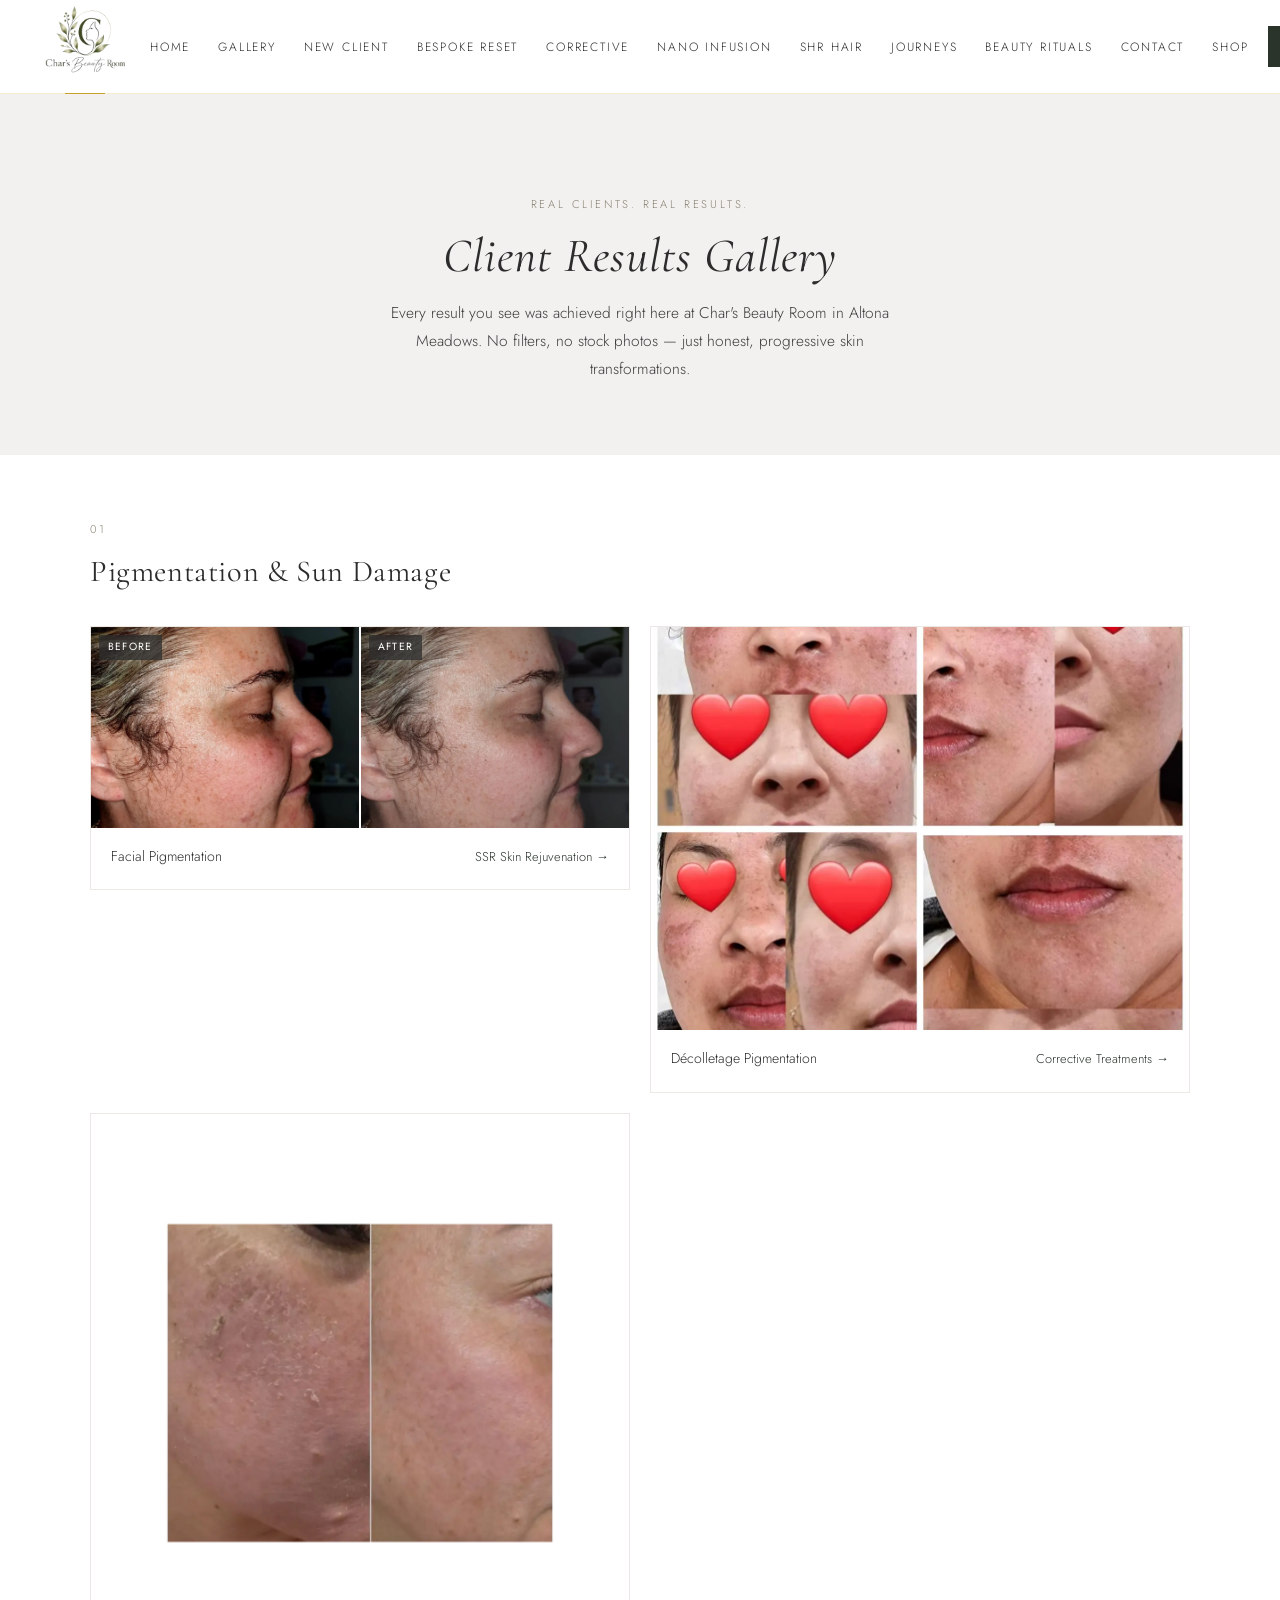
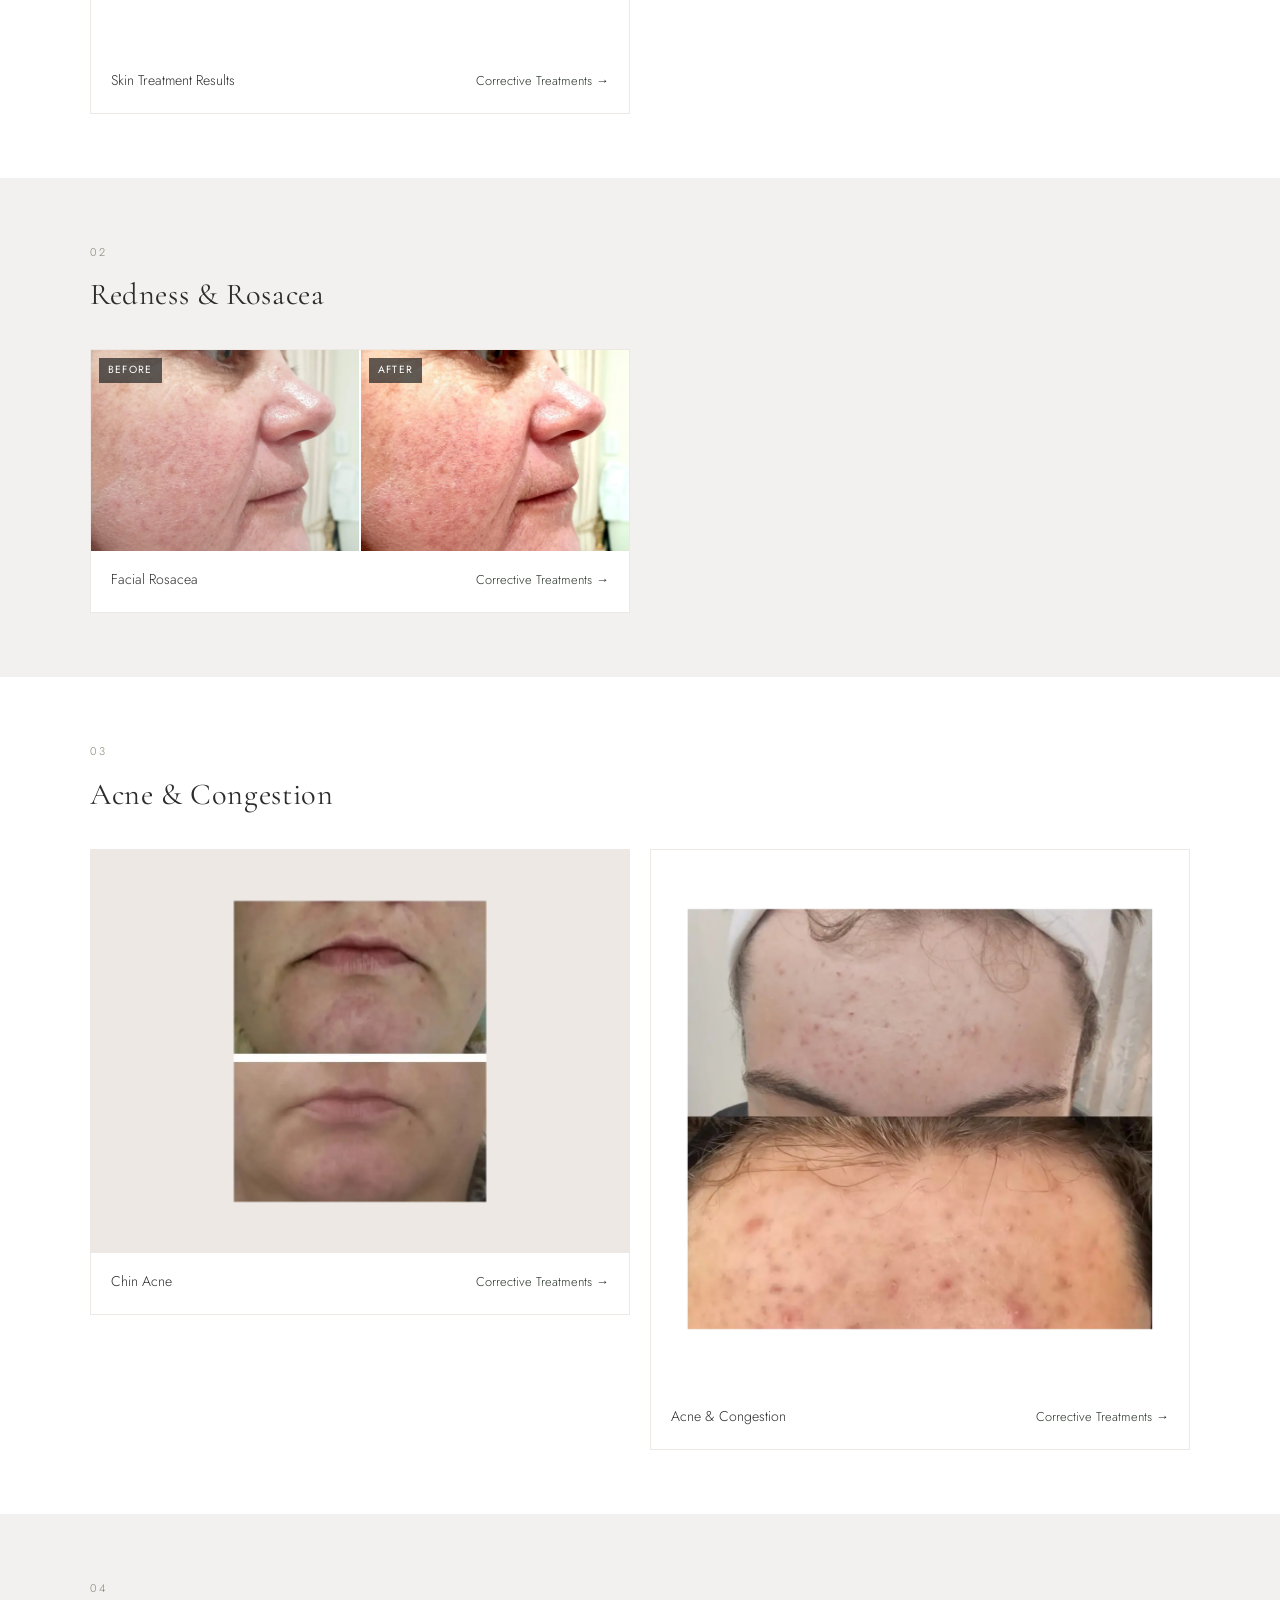
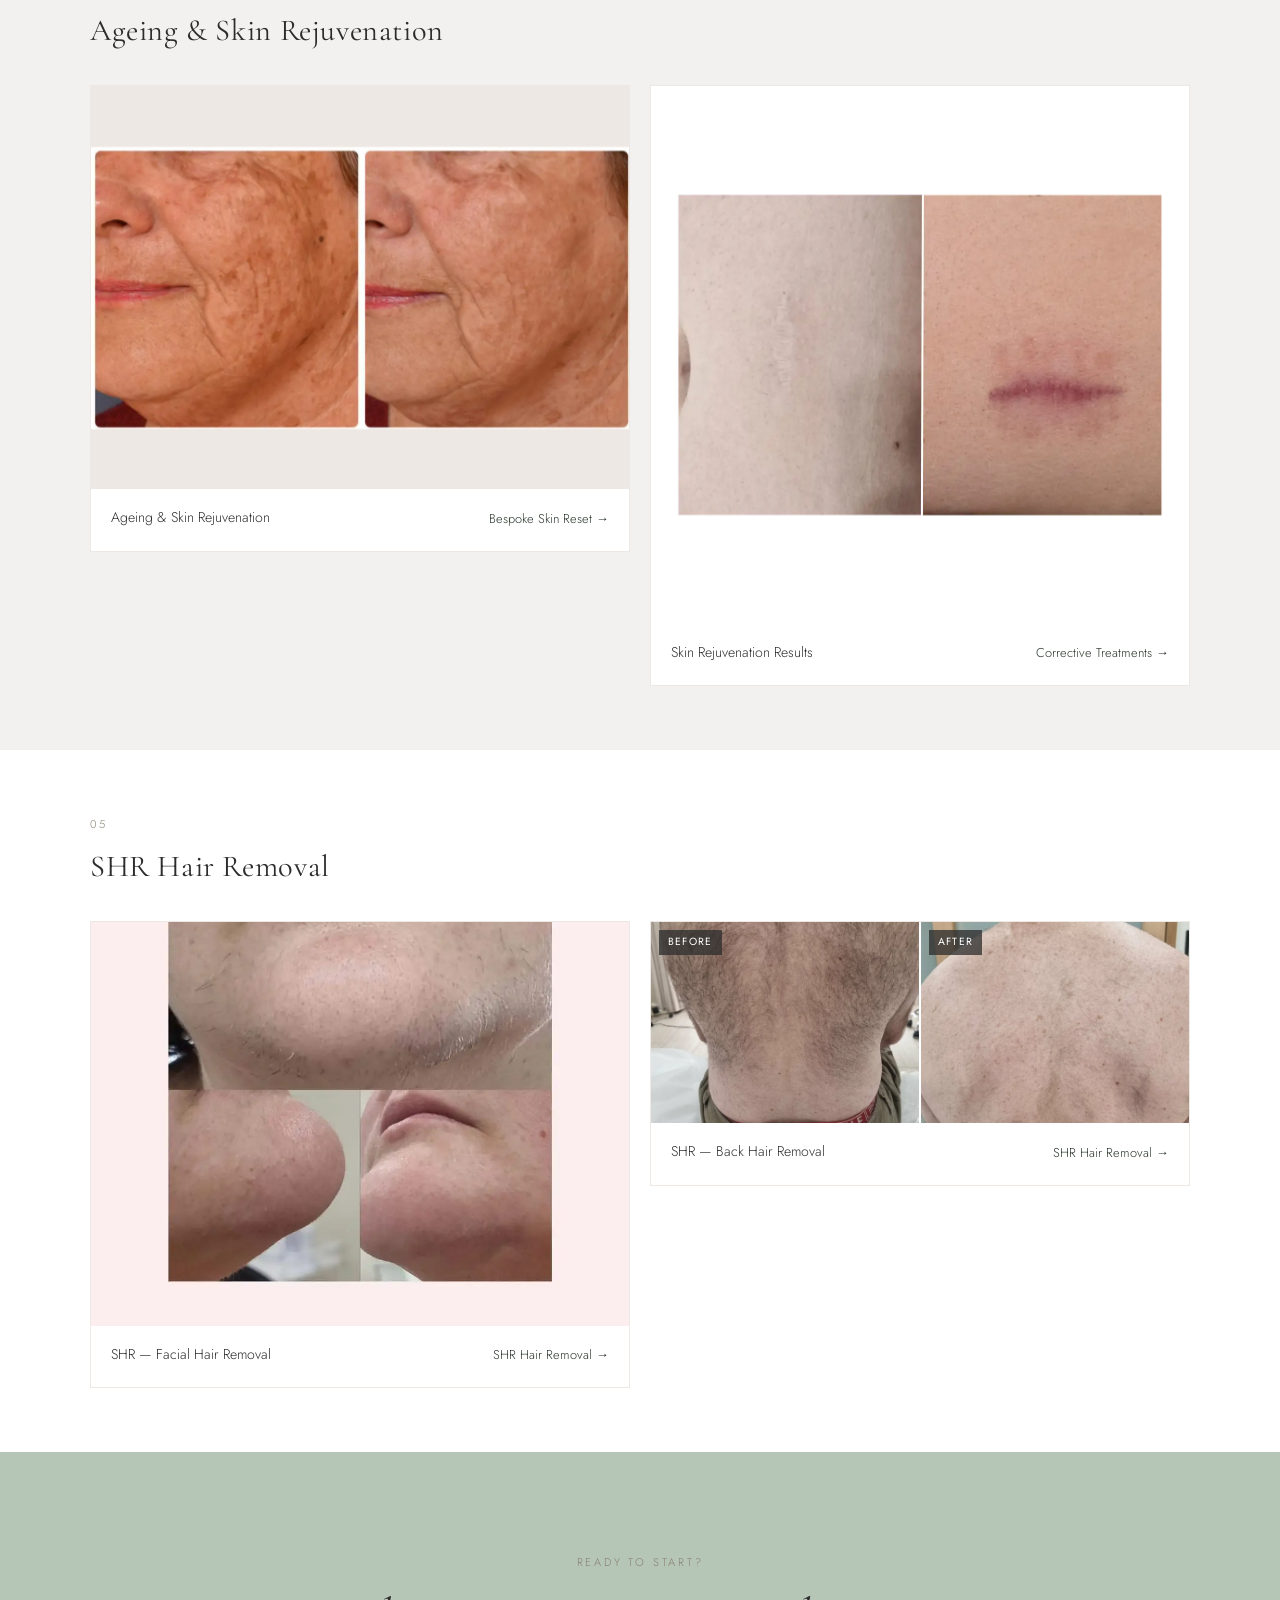
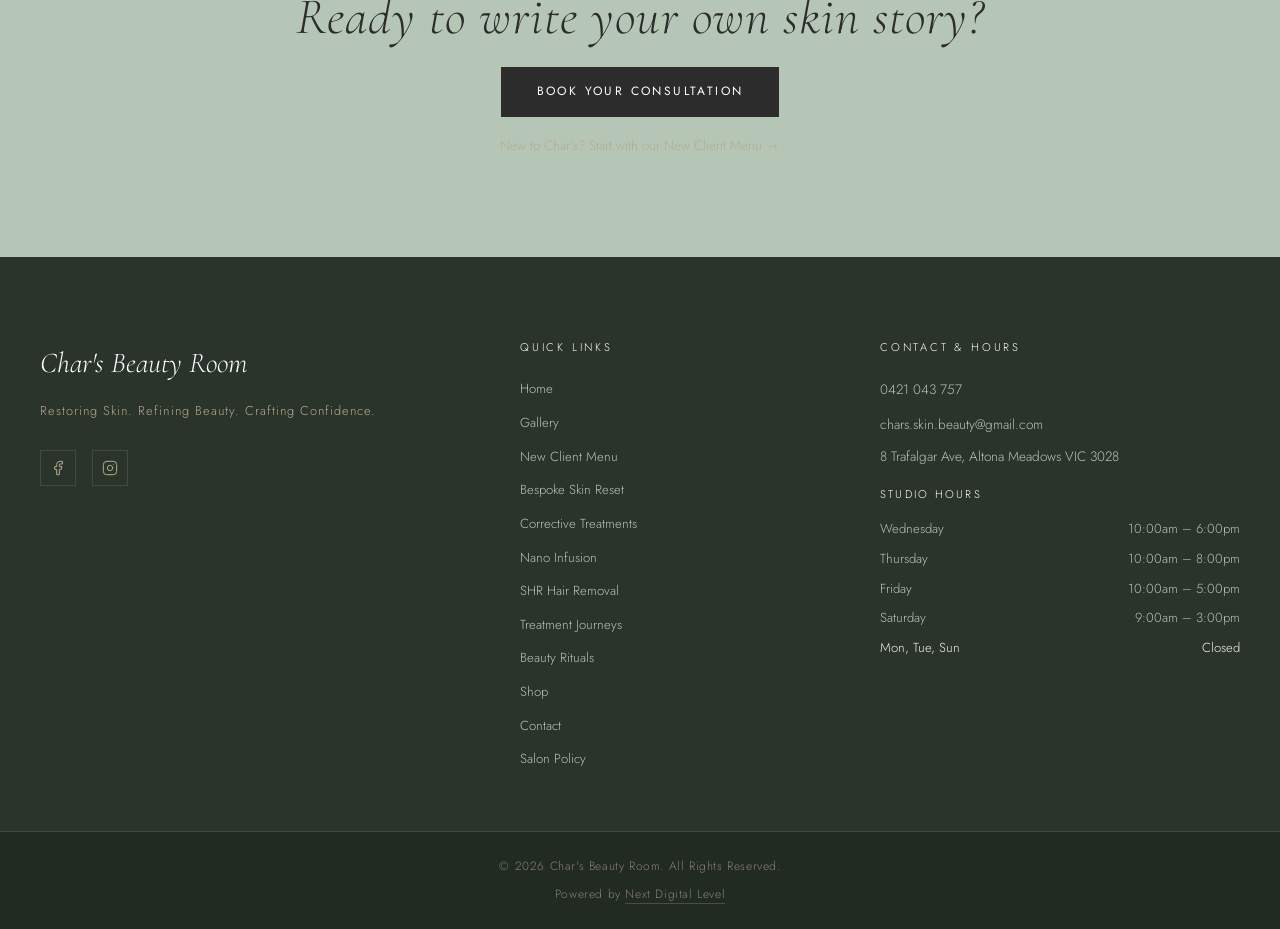
<file: gallery.html>
<!DOCTYPE html>
<html lang="en">
<head>
  <meta charset="UTF-8">
  <script>(function(){var p=location.pathname;if(p.slice(-5)===".html"){history.replaceState(null,"",p==="/index.html"?"/":p.slice(0,-5)+location.search+location.hash)}})();</script>
  <meta name="viewport" content="width=device-width, initial-scale=1.0">
  <meta name="description" content="Real client results from Char's Beauty Room — before and after photos for pigmentation, rosacea, acne, ageing, SHR hair removal and more. Altona Meadows Melbourne.">
  <title>Client Results Gallery | Char's Beauty Room</title>
  <link rel="stylesheet" href="css/style.css">
  <link rel="icon" type="image/webp" href="images/LOGO.webp">
  <link rel="apple-touch-icon" href="images/LOGO.webp">
</head>
<body>

  <!-- NAVIGATION -->
  <nav class="site-nav" role="navigation" aria-label="Main navigation">
    <div class="nav-inner">
      <a href="/" class="nav-logo"><img src="images/LOGO.webp" alt="Char's Beauty Room" class="nav-logo-img"><span class="nav-logo-accent" aria-hidden="true"></span></a>
      <ul class="nav-links" role="list">
        <li><a href="/">Home</a></li>
        <li><a href="gallery" aria-current="page">Gallery</a></li>
        <li><a href="new-client-menu">New Client</a></li>
        <li><a href="bespoke-skin-reset">Bespoke Reset</a></li>
        <li><a href="corrective-treatments">Corrective</a></li>
        <li><a href="nano-infusion">Nano Infusion</a></li>
        <li><a href="shr-hair-removal">SHR Hair</a></li>
        <li><a href="treatment-journeys">Journeys</a></li>
        <li><a href="beauty-rituals">Beauty Rituals</a></li>
        <li><a href="contact">Contact</a></li>
        <li><a href="shop">Shop</a></li>
      </ul>
      <div class="nav-right">
        <a href="https://charsbeautyroom.square.site/s/appointments" target="_blank" rel="noopener" class="btn-book-nav">Book Now</a>
        <button class="hamburger" id="hamburger" aria-label="Open menu" aria-expanded="false">
          <span></span><span></span><span></span>
        </button>
      </div>
    </div>
    <div class="nav-mobile" id="mobileNav" role="navigation" aria-label="Mobile navigation">
      <a href="/">Home</a>
      <a href="gallery">Gallery</a>
      <a href="new-client-menu">New Client</a>
      <a href="bespoke-skin-reset">Bespoke Reset</a>
      <a href="corrective-treatments">Corrective</a>
      <a href="nano-infusion">Nano Infusion</a>
      <a href="shr-hair-removal">SHR Hair Removal</a>
      <a href="treatment-journeys">Treatment Journeys</a>
      <a href="beauty-rituals">Beauty Rituals</a>
      <a href="shop">Shop</a>
      <a href="contact">Contact</a>
      <a href="salon-policy">Salon Policy</a>
      <a href="https://charsbeautyroom.square.site/s/appointments" target="_blank" rel="noopener" class="btn-book-mobile">Book Now</a>
    </div>
  </nav>

  <!-- HERO -->
  <section class="gallery-hero">
    <span class="eyebrow">Real Clients. Real Results.</span>
    <h1>Client Results Gallery</h1>
    <p>Every result you see was achieved right here at Char's Beauty Room in Altona Meadows. No filters, no stock photos — just honest, progressive skin transformations.</p>
  </section>

  <!-- SECTION 1: PIGMENTATION & SUN DAMAGE -->
  <section class="gallery-section">
    <div class="gallery-section-inner">
      <div class="gallery-section-header reveal">
        <span class="eyebrow">01</span>
        <h2>Pigmentation &amp; Sun Damage</h2>
      </div>
      <div class="gallery-grid">
        <div class="gallery-card reveal">
          <div class="gallery-card-imgs">
            <div class="gallery-img-wrap">
              <img src="images/pigmentation-before.webp" alt="Pigmentation before treatment" loading="lazy" onerror="this.style.display='none'">
              <span class="gallery-img-label">Before</span>
            </div>
            <div class="gallery-img-wrap">
              <img src="images/pigmentation-after.webp" alt="Pigmentation after treatment" loading="lazy" onerror="this.style.display='none'">
              <span class="gallery-img-label">After</span>
            </div>
          </div>
          <div class="gallery-card-body">
            <span class="gallery-card-concern">Facial Pigmentation</span>
            <a href="corrective-treatments" class="gallery-card-link">SSR Skin Rejuvenation →</a>
          </div>
        </div>

        <div class="gallery-card reveal">
          <div class="gallery-card-imgs single">
            <div class="gallery-img-wrap">
              <img src="images/pigmentation-decolletage.webp" alt="Décolletage pigmentation treatment" loading="lazy" onerror="this.style.display='none'">
            </div>
          </div>
          <div class="gallery-card-body">
            <span class="gallery-card-concern">Décolletage Pigmentation</span>
            <a href="corrective-treatments" class="gallery-card-link">Corrective Treatments →</a>
          </div>
        </div>
        <!-- ba1.webp — before/after collage; placed here pending visual confirmation of content -->
        <div class="gallery-card reveal">
          <div style="background:#ffffff;line-height:0;">
            <img src="images/ba1.webp" alt="Skin treatment before and after" loading="lazy" style="width:100%;height:auto;object-fit:contain;display:block;" onerror="this.style.display='none'">
          </div>
          <div class="gallery-card-body">
            <span class="gallery-card-concern">Skin Treatment Results</span>
            <a href="corrective-treatments" class="gallery-card-link">Corrective Treatments →</a>
          </div>
        </div>
      </div>
    </div>
  </section>

  <!-- SECTION 2: REDNESS & ROSACEA -->
  <section class="gallery-section">
    <div class="gallery-section-inner">
      <div class="gallery-section-header reveal">
        <span class="eyebrow">02</span>
        <h2>Redness &amp; Rosacea</h2>
      </div>
      <div class="gallery-grid">
        <div class="gallery-card reveal">
          <div class="gallery-card-imgs">
            <div class="gallery-img-wrap">
              <img src="images/rosacea-before.webp" alt="Rosacea before treatment" loading="lazy" onerror="this.style.display='none'">
              <span class="gallery-img-label">Before</span>
            </div>
            <div class="gallery-img-wrap">
              <img src="images/rosacea-after.webp" alt="Rosacea after treatment" loading="lazy" onerror="this.style.display='none'">
              <span class="gallery-img-label">After</span>
            </div>
          </div>
          <div class="gallery-card-body">
            <span class="gallery-card-concern">Facial Rosacea</span>
            <a href="corrective-treatments" class="gallery-card-link">Corrective Treatments →</a>
          </div>
        </div>
      </div>
    </div>
  </section>

  <!-- SECTION 3: ACNE & CONGESTION -->
  <section class="gallery-section">
    <div class="gallery-section-inner">
      <div class="gallery-section-header reveal">
        <span class="eyebrow">03</span>
        <h2>Acne &amp; Congestion</h2>
      </div>
      <div class="gallery-grid">
        <div class="gallery-card reveal">
          <div class="gallery-card-imgs single">
            <div class="gallery-img-wrap">
              <img src="images/acne-chin-before-after.webp" alt="Chin acne before and after treatment" loading="lazy" onerror="this.style.display='none'">
            </div>
          </div>
          <div class="gallery-card-body">
            <span class="gallery-card-concern">Chin Acne</span>
            <a href="corrective-treatments" class="gallery-card-link">Corrective Treatments →</a>
          </div>
        </div>
        <!-- ba.webp — before/after collage; placed here pending visual confirmation of content -->
        <div class="gallery-card reveal">
          <div style="background:#ffffff;line-height:0;">
            <img src="images/ba.webp" alt="Acne and congestion treatment before and after" loading="lazy" style="width:100%;height:auto;object-fit:contain;display:block;" onerror="this.style.display='none'">
          </div>
          <div class="gallery-card-body">
            <span class="gallery-card-concern">Acne &amp; Congestion</span>
            <a href="corrective-treatments" class="gallery-card-link">Corrective Treatments →</a>
          </div>
        </div>
      </div>
    </div>
  </section>

  <!-- SECTION 4: AGEING & SKIN REJUVENATION -->
  <section class="gallery-section">
    <div class="gallery-section-inner">
      <div class="gallery-section-header reveal">
        <span class="eyebrow">04</span>
        <h2>Ageing &amp; Skin Rejuvenation</h2>
      </div>
      <div class="gallery-grid">
        <div class="gallery-card reveal">
          <div class="gallery-card-imgs single">
            <div class="gallery-img-wrap">
              <img src="images/ageing-rejuvenation-before-after.webp" alt="Ageing and skin rejuvenation before and after" loading="lazy" onerror="this.style.display='none'">
            </div>
          </div>
          <div class="gallery-card-body">
            <span class="gallery-card-concern">Ageing &amp; Skin Rejuvenation</span>
            <a href="bespoke-skin-reset" class="gallery-card-link">Bespoke Skin Reset →</a>
          </div>
        </div>
        <!-- ba2.webp — before/after collage; placed here pending visual confirmation of content -->
        <div class="gallery-card reveal">
          <div style="background:#ffffff;line-height:0;">
            <img src="images/ba2.webp" alt="Skin rejuvenation before and after" loading="lazy" style="width:100%;height:auto;object-fit:contain;display:block;" onerror="this.style.display='none'">
          </div>
          <div class="gallery-card-body">
            <span class="gallery-card-concern">Skin Rejuvenation Results</span>
            <a href="corrective-treatments" class="gallery-card-link">Corrective Treatments →</a>
          </div>
        </div>
      </div>
    </div>
  </section>

  <!-- SECTION 5: SHR HAIR REMOVAL -->
  <section class="gallery-section">
    <div class="gallery-section-inner">
      <div class="gallery-section-header reveal">
        <span class="eyebrow">05</span>
        <h2>SHR Hair Removal</h2>
      </div>
      <div class="gallery-grid">
        <div class="gallery-card reveal">
          <div class="gallery-card-imgs single">
            <div class="gallery-img-wrap">
              <img src="images/shr-facial-hair-collage.webp" alt="SHR facial hair removal results" loading="lazy" onerror="this.style.display='none'">
            </div>
          </div>
          <div class="gallery-card-body">
            <span class="gallery-card-concern">SHR — Facial Hair Removal</span>
            <a href="shr-hair-removal" class="gallery-card-link">SHR Hair Removal →</a>
          </div>
        </div>
        <div class="gallery-card reveal">
          <div class="gallery-card-imgs">
            <div class="gallery-img-wrap">
              <img src="images/shr-back-before.webp" alt="Back hair before SHR" loading="lazy" onerror="this.style.display='none'">
              <span class="gallery-img-label">Before</span>
            </div>
            <div class="gallery-img-wrap">
              <img src="images/shr-back-after.webp" alt="Back hair after SHR" loading="lazy" onerror="this.style.display='none'" style="object-position:center 15%;">
              <span class="gallery-img-label">After</span>
            </div>
          </div>
          <div class="gallery-card-body">
            <span class="gallery-card-concern">SHR — Back Hair Removal</span>
            <a href="shr-hair-removal" class="gallery-card-link">SHR Hair Removal →</a>
          </div>
        </div>
      </div>
    </div>
  </section>

  <!-- CTA -->
  <section class="cta-banner" style="text-align:center;">
    <div class="section-inner">
      <span class="eyebrow reveal">Ready to start?</span>
      <h2 class="reveal"><em>Ready to write your own skin story?</em></h2>
      <a href="https://charsbeautyroom.square.site/s/appointments" target="_blank" rel="noopener" class="btn-hp-sage reveal">Book Your Consultation</a>
      <a href="new-client-menu" class="cta-new-client-note">New to Char's? Start with our New Client Menu →</a>
    </div>
  </section>

  <!-- FOOTER -->
  <footer class="site-footer">
    <div class="footer-inner">
      <div class="footer-col">
        <span class="footer-brand-name">Char's Beauty Room</span>
        <p class="footer-tagline">Restoring Skin. Refining Beauty. Crafting Confidence.</p>
        <div class="footer-socials">
          <a href="https://www.facebook.com/share/16y8bG85gF/" target="_blank" rel="noopener" aria-label="Facebook">
            <svg viewBox="0 0 24 24" aria-hidden="true"><path d="M18 2h-3a5 5 0 0 0-5 5v3H7v4h3v8h4v-8h3l1-4h-4V7a1 1 0 0 1 1-1h3z"/></svg>
          </a>
          <a href="https://www.instagram.com/charsbeautyroom" target="_blank" rel="noopener" aria-label="Instagram">
            <svg viewBox="0 0 24 24" aria-hidden="true"><rect x="2" y="2" width="20" height="20" rx="5" ry="5"/><path d="M16 11.37A4 4 0 1 1 12.63 8 4 4 0 0 1 16 11.37z"/><line x1="17.5" y1="6.5" x2="17.51" y2="6.5"/></svg>
          </a>
        </div>
      </div>
      <div class="footer-col">
        <h4>Quick Links</h4>
        <nav class="footer-links" aria-label="Footer navigation">
          <a href="/">Home</a>
          <a href="gallery">Gallery</a>
          <a href="new-client-menu">New Client Menu</a>
          <a href="bespoke-skin-reset">Bespoke Skin Reset</a>
          <a href="corrective-treatments">Corrective Treatments</a>
          <a href="nano-infusion">Nano Infusion</a>
          <a href="shr-hair-removal">SHR Hair Removal</a>
          <a href="treatment-journeys">Treatment Journeys</a>
          <a href="beauty-rituals">Beauty Rituals</a>
          <a href="shop">Shop</a>
          <a href="contact">Contact</a>
          <a href="salon-policy">Salon Policy</a>
        </nav>
      </div>
      <div class="footer-col">
        <h4>Contact &amp; Hours</h4>
        <div class="footer-contact">
          <a href="tel:0421043757">0421 043 757</a>
          <a href="mailto:chars.skin.beauty@gmail.com">chars.skin.beauty@gmail.com</a>
          <p>8 Trafalgar Ave, Altona Meadows VIC 3028</p>
        </div>
        <div class="footer-hours">
          <p class="footer-hours-title">Studio Hours</p>
          <table>
            <tr><td>Wednesday</td><td>10:00am – 6:00pm</td></tr>
            <tr><td>Thursday</td><td>10:00am – 8:00pm</td></tr>
            <tr><td>Friday</td><td>10:00am – 5:00pm</td></tr>
            <tr><td>Saturday</td><td>9:00am – 3:00pm</td></tr>
            <tr><td style="color:#F3F1F0;">Mon, Tue, Sun</td><td style="color:#F3F1F0;">Closed</td></tr>
          </table>
        </div>
      </div>
    </div>
    <div class="footer-bottom">
      <p>&copy; 2026 Char's Beauty Room. All Rights Reserved.</p>
      <p class="footer-credit">Powered by <a href="https://nextdigitalevel.com/" target="_blank" rel="noopener">Next Digital Level</a></p>
    </div>
  </footer>



  <!-- STICKY MOBILE BOOK NOW -->
  <a href="https://charsbeautyroom.square.site/s/appointments" target="_blank" rel="noopener" class="sticky-book-btn" aria-label="Book Now">Book Now</a>

  <script src="js/main.js"></script>
</body>
</html>
</file>
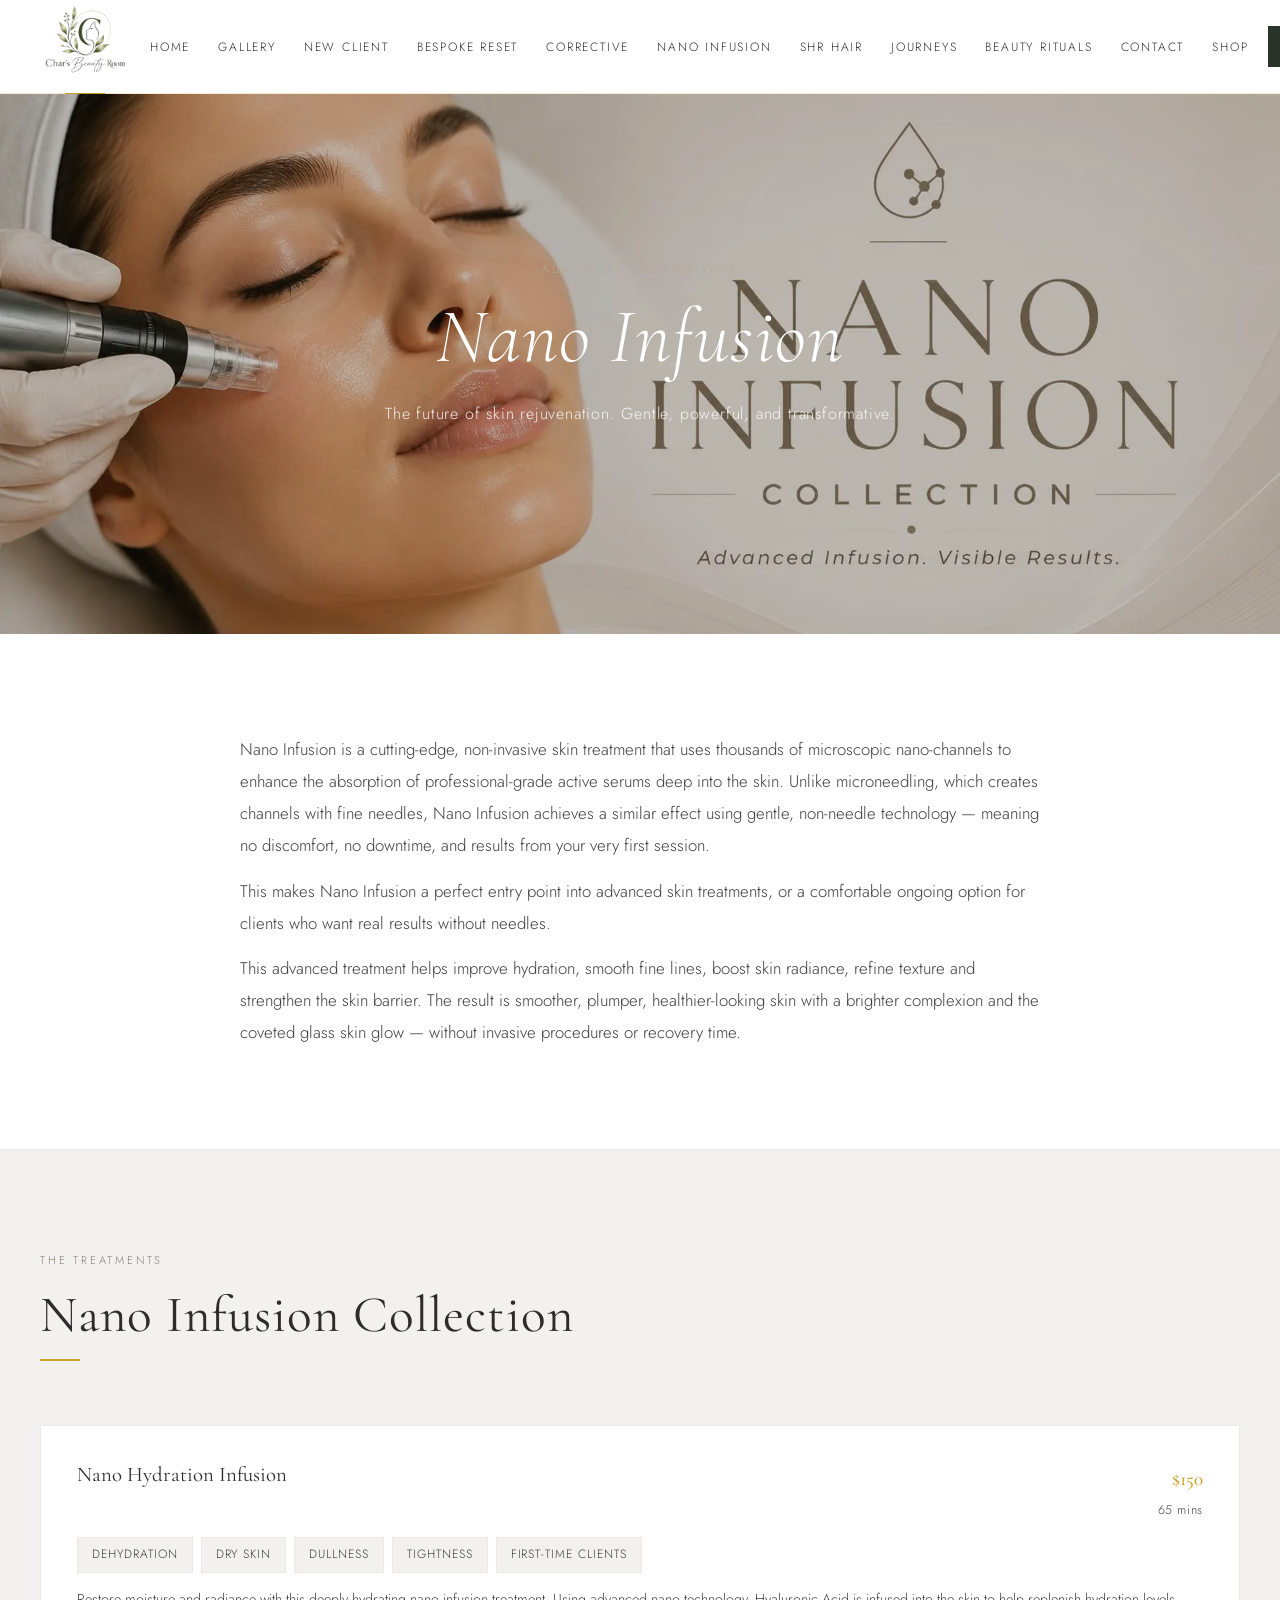
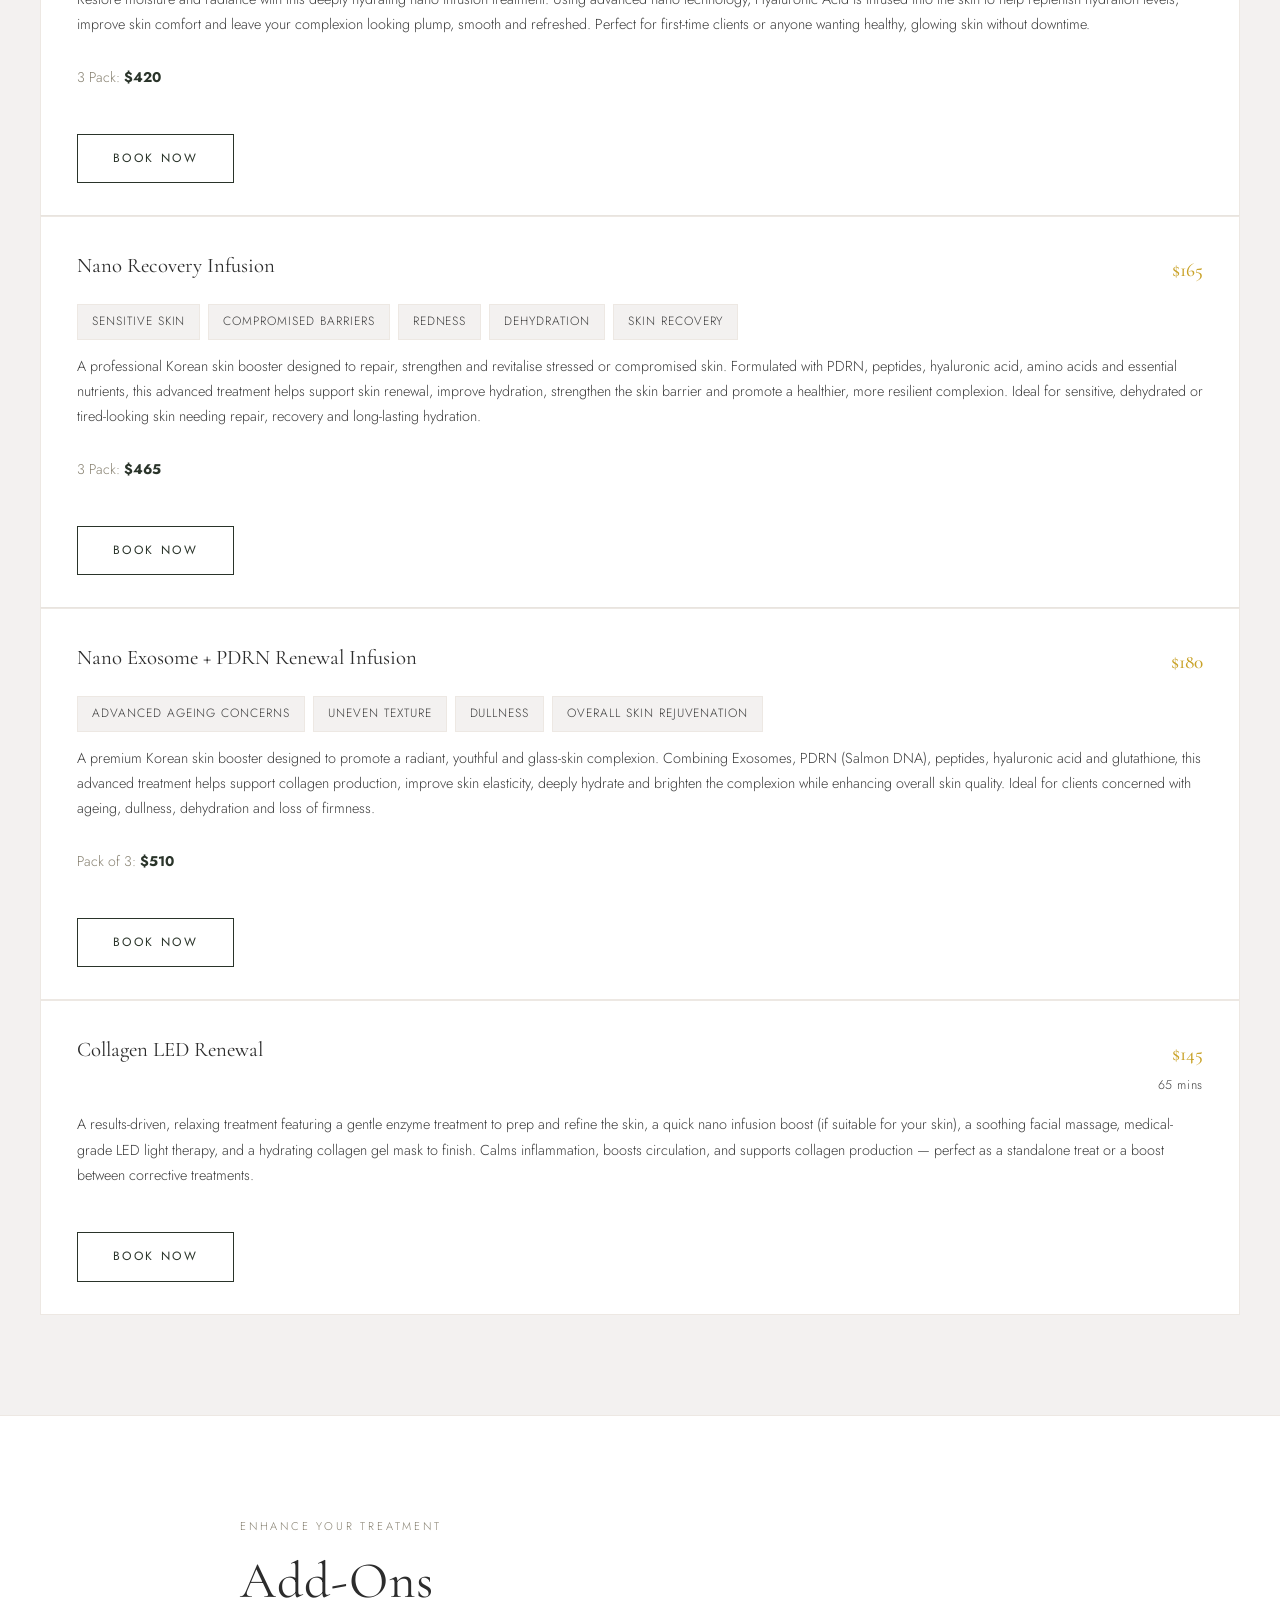
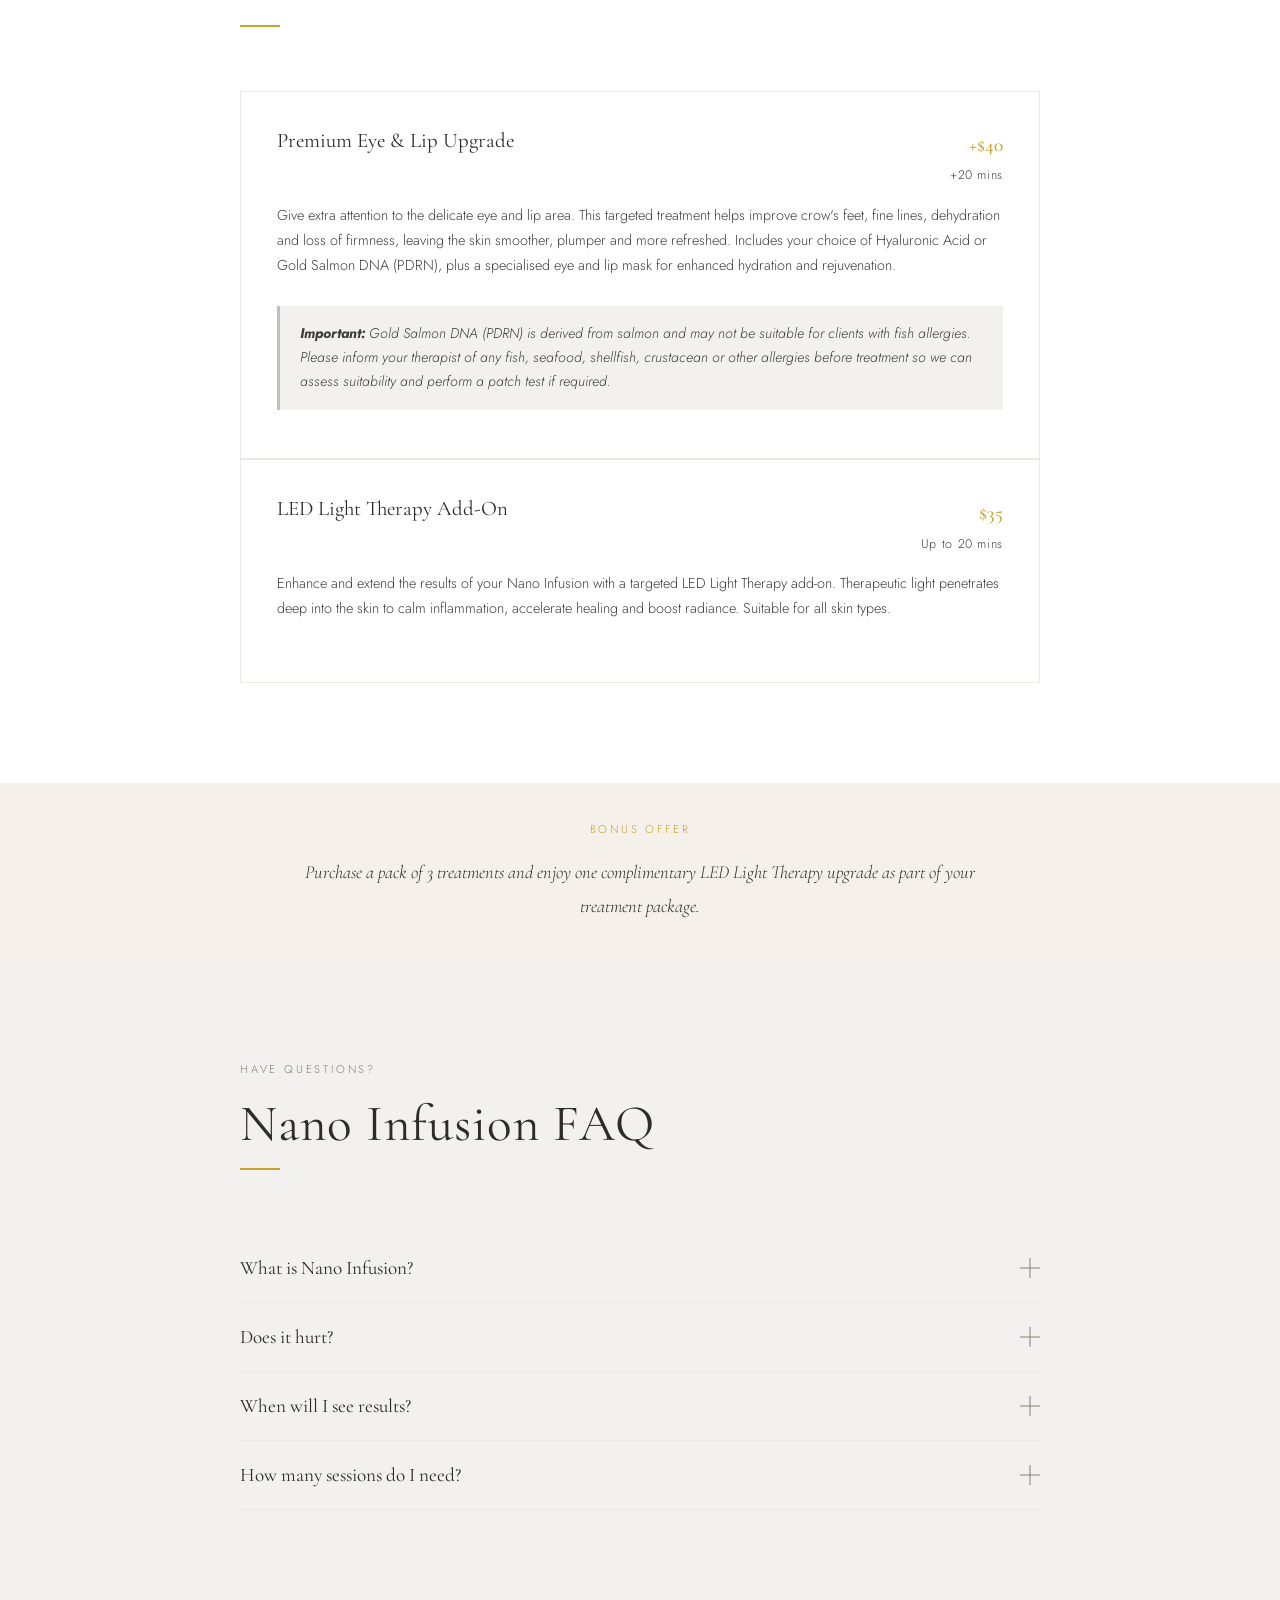
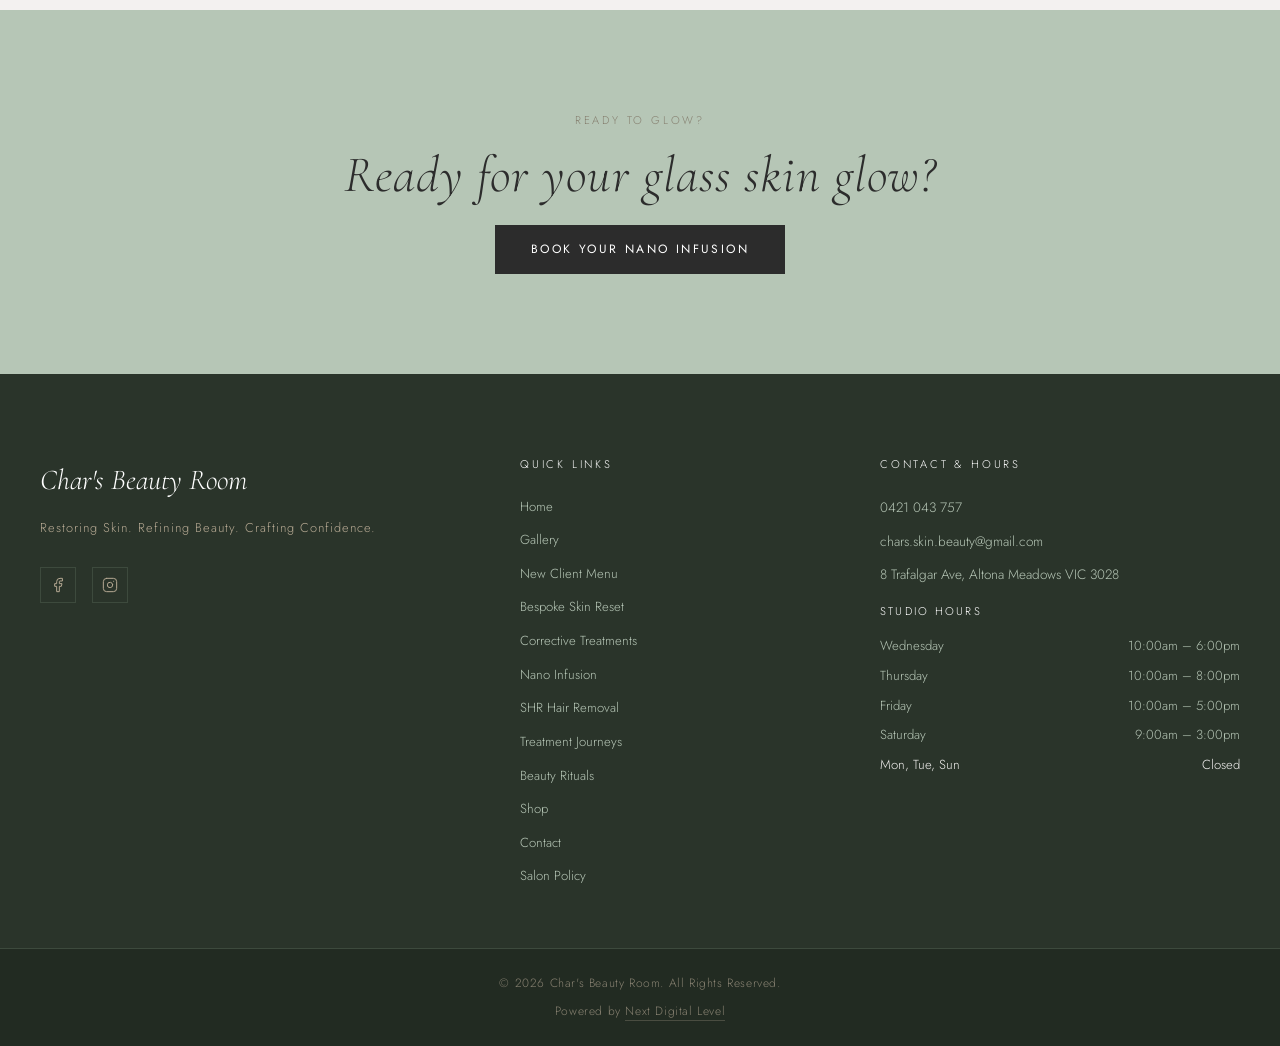
<file: nano-infusion.html>
<!DOCTYPE html>
<html lang="en">
<head>
  <meta charset="UTF-8">
  <script>(function(){var p=location.pathname;if(p.slice(-5)===".html"){history.replaceState(null,"",p==="/index.html"?"/":p.slice(0,-5)+location.search+location.hash)}})();</script>
  <meta name="viewport" content="width=device-width, initial-scale=1.0">
  <meta name="description" content="Nano Infusion treatments at Char's Beauty Room — Gold Salmon DNA, LED Light Therapy and cutting-edge skin rejuvenation. No needles, no downtime. Altona Meadows, Melbourne.">
  <title>Nano Infusion | Char's Beauty Room</title>
  <link rel="stylesheet" href="css/style.css">
  <link rel="icon" type="image/webp" href="images/LOGO.webp">
  <link rel="apple-touch-icon" href="images/LOGO.webp">
</head>
<body>

  <!-- NAVIGATION -->
  <nav class="site-nav" role="navigation" aria-label="Main navigation">
    <div class="nav-inner">
      <a href="/" class="nav-logo"><img src="images/LOGO.webp" alt="Char's Beauty Room" class="nav-logo-img"><span class="nav-logo-accent" aria-hidden="true"></span></a>
      <ul class="nav-links" role="list">
        <li><a href="/">Home</a></li>
        <li><a href="gallery">Gallery</a></li>
        <li><a href="new-client-menu">New Client</a></li>
        <li><a href="bespoke-skin-reset">Bespoke Reset</a></li>
        <li><a href="corrective-treatments">Corrective</a></li>
        <li><a href="nano-infusion">Nano Infusion</a></li>
        <li><a href="shr-hair-removal">SHR Hair</a></li>
        <li><a href="treatment-journeys">Journeys</a></li>
        <li><a href="beauty-rituals">Beauty Rituals</a></li>
        <li><a href="contact">Contact</a></li>
        <li><a href="shop">Shop</a></li>
      </ul>
      <div class="nav-right">
        <a href="https://charsbeautyroom.square.site/s/appointments" target="_blank" rel="noopener" class="btn-book-nav">Book Now</a>
        <button class="hamburger" id="hamburger" aria-label="Open menu" aria-expanded="false">
          <span></span><span></span><span></span>
        </button>
      </div>
    </div>
    <div class="nav-mobile" id="mobileNav">
      <a href="/">Home</a>
      <a href="gallery">Gallery</a>
      <a href="new-client-menu">New Client</a>
      <a href="bespoke-skin-reset">Bespoke Reset</a>
      <a href="corrective-treatments">Corrective</a>
      <a href="nano-infusion">Nano Infusion</a>
      <a href="shr-hair-removal">SHR Hair Removal</a>
      <a href="treatment-journeys">Treatment Journeys</a>
      <a href="beauty-rituals">Beauty Rituals</a>
      <a href="shop">Shop</a>
      <a href="contact">Contact</a>
      <a href="salon-policy">Salon Policy</a>
      <a href="https://charsbeautyroom.square.site/s/appointments" target="_blank" rel="noopener" class="btn-book-mobile">Book Now</a>
    </div>
  </nav>

  <!-- HERO -->
  <!-- TODO: Replace with new hero image when provided by Charmayne -->
  <section class="hero hero-short">
    <div class="hero-bg" style="background-image: url('images/nano-infusion-new.webp'), url('images/nano-infusion.webp'); background-color: #F3F1F0;"></div>
    <div class="hero-overlay"></div>
    <div class="hero-content">
      <span class="eyebrow fade-1">Advanced Technology</span>
      <h1 class="fade-2">Nano Infusion</h1>
      <p class="hero-sub fade-3">The future of skin rejuvenation. Gentle, powerful, and transformative.</p>
    </div>
  </section>

  <!-- INTRO -->
  <section class="section section-white">
    <div class="section-inner" style="max-width:800px;">
      <p class="reveal" style="font-size:1.05rem;line-height:1.9;">Nano Infusion is a cutting-edge, non-invasive skin treatment that uses thousands of microscopic nano-channels to enhance the absorption of professional-grade active serums deep into the skin. Unlike microneedling, which creates channels with fine needles, Nano Infusion achieves a similar effect using gentle, non-needle technology — meaning no discomfort, no downtime, and results from your very first session.</p>
      <p class="reveal" style="font-size:1.05rem;line-height:1.9;margin-top:14px;">This makes Nano Infusion a perfect entry point into advanced skin treatments, or a comfortable ongoing option for clients who want real results without needles.</p>
      <p class="reveal" style="font-size:1.05rem;line-height:1.9;margin-top:14px;">This advanced treatment helps improve hydration, smooth fine lines, boost skin radiance, refine texture and strengthen the skin barrier. The result is smoother, plumper, healthier-looking skin with a brighter complexion and the coveted glass skin glow — without invasive procedures or recovery time.</p>
    </div>
  </section>

  <hr class="section-divider">

  <!-- NANO INFUSION TREATMENTS -->
  <section class="section section-linen">
    <div class="section-inner">
      <div class="section-header reveal">
        <span class="eyebrow">The Treatments</span>
        <h2>Nano Infusion Collection</h2>
      </div>

      <!-- CARD 1 -->
      <div class="treatment-card reveal" style="margin-bottom:0;border-bottom:1px solid #e8e4df;">
        <div class="treatment-card-header">
          <h3>Nano Hydration Infusion</h3>
          <div class="treatment-card-meta">
            <span class="price">$150</span>
            <span class="duration">65 mins</span>
          </div>
        </div>
        <div class="treatment-tag-list" style="margin:10px 0 14px;">
          <span class="treatment-tag">Dehydration</span>
          <span class="treatment-tag">Dry skin</span>
          <span class="treatment-tag">Dullness</span>
          <span class="treatment-tag">Tightness</span>
          <span class="treatment-tag">First-time clients</span>
        </div>
        <p>Restore moisture and radiance with this deeply hydrating nano infusion treatment. Using advanced nano technology, Hyaluronic Acid is infused into the skin to help replenish hydration levels, improve skin comfort and leave your complexion looking plump, smooth and refreshed. Perfect for first-time clients or anyone wanting healthy, glowing skin without downtime.</p>
        <p style="font-size:0.88rem;color:#878171;margin-top:10px;">3 Pack: <strong style="color:#2A342A;">$420</strong></p>
        <a href="https://charsbeautyroom.square.site/s/appointments" target="_blank" rel="noopener" class="btn-ghost" style="margin-top:16px;display:inline-block;">Book Now</a>
      </div>

      <!-- CARD 2 -->
      <div class="treatment-card reveal" style="margin-bottom:0;border-bottom:1px solid #e8e4df;">
        <div class="treatment-card-header">
          <h3>Nano Recovery Infusion</h3>
          <div class="treatment-card-meta">
            <span class="price">$165</span>
          </div>
        </div>
        <div class="treatment-tag-list" style="margin:10px 0 14px;">
          <span class="treatment-tag">Sensitive skin</span>
          <span class="treatment-tag">Compromised barriers</span>
          <span class="treatment-tag">Redness</span>
          <span class="treatment-tag">Dehydration</span>
          <span class="treatment-tag">Skin recovery</span>
        </div>
        <p>A professional Korean skin booster designed to repair, strengthen and revitalise stressed or compromised skin. Formulated with PDRN, peptides, hyaluronic acid, amino acids and essential nutrients, this advanced treatment helps support skin renewal, improve hydration, strengthen the skin barrier and promote a healthier, more resilient complexion. Ideal for sensitive, dehydrated or tired-looking skin needing repair, recovery and long-lasting hydration.</p>
        <p style="font-size:0.88rem;color:#878171;margin-top:10px;">3 Pack: <strong style="color:#2A342A;">$465</strong></p>
        <a href="https://charsbeautyroom.square.site/s/appointments" target="_blank" rel="noopener" class="btn-ghost" style="margin-top:16px;display:inline-block;">Book Now</a>
      </div>

      <!-- CARD 3 -->
      <div class="treatment-card reveal" style="margin-bottom:0;">
        <div class="treatment-card-header">
          <h3>Nano Exosome + PDRN Renewal Infusion</h3>
          <div class="treatment-card-meta">
            <span class="price">$180</span>
          </div>
        </div>
        <div class="treatment-tag-list" style="margin:10px 0 14px;">
          <span class="treatment-tag">Advanced ageing concerns</span>
          <span class="treatment-tag">Uneven texture</span>
          <span class="treatment-tag">Dullness</span>
          <span class="treatment-tag">Overall skin rejuvenation</span>
        </div>
        <p>A premium Korean skin booster designed to promote a radiant, youthful and glass-skin complexion. Combining Exosomes, PDRN (Salmon DNA), peptides, hyaluronic acid and glutathione, this advanced treatment helps support collagen production, improve skin elasticity, deeply hydrate and brighten the complexion while enhancing overall skin quality. Ideal for clients concerned with ageing, dullness, dehydration and loss of firmness.</p>
        <p style="font-size:0.88rem;color:#878171;margin-top:10px;">Pack of 3: <strong style="color:#2A342A;">$510</strong></p>
        <a href="https://charsbeautyroom.square.site/s/appointments" target="_blank" rel="noopener" class="btn-ghost" style="margin-top:16px;display:inline-block;">Book Now</a>
      </div>

      <!-- CARD 4 -->
      <div class="treatment-card reveal" style="margin-bottom:0;">
        <div class="treatment-card-header">
          <h3>Collagen LED Renewal</h3>
          <div class="treatment-card-meta">
            <span class="price">$145</span>
            <span class="duration">65 mins</span>
          </div>
        </div>
        <p>A results-driven, relaxing treatment featuring a gentle enzyme treatment to prep and refine the skin, a quick nano infusion boost (if suitable for your skin), a soothing facial massage, medical-grade LED light therapy, and a hydrating collagen gel mask to finish. Calms inflammation, boosts circulation, and supports collagen production — perfect as a standalone treat or a boost between corrective treatments.</p>
        <a href="https://charsbeautyroom.square.site/s/appointments" target="_blank" rel="noopener" class="btn-ghost" style="margin-top:16px;display:inline-block;">Book Now</a>
      </div>

    </div>
  </section>

  <hr class="section-divider">

  <!-- ADD-ONS -->
  <section class="section section-white">
    <div class="section-inner" style="max-width:800px;">
      <div class="section-header reveal">
        <span class="eyebrow">Enhance Your Treatment</span>
        <h2>Add-Ons</h2>
      </div>

      <!-- Eye & Lip Upgrade -->
      <div class="treatment-card reveal" style="margin-bottom:0;border-bottom:1px solid #e8e4df;">
        <div class="treatment-card-header">
          <h3>Premium Eye &amp; Lip Upgrade</h3>
          <div class="treatment-card-meta">
            <span class="price">+$40</span>
            <span class="duration">+20 mins</span>
          </div>
        </div>
        <p>Give extra attention to the delicate eye and lip area. This targeted treatment helps improve crow's feet, fine lines, dehydration and loss of firmness, leaving the skin smoother, plumper and more refreshed. Includes your choice of Hyaluronic Acid or Gold Salmon DNA (PDRN), plus a specialised eye and lip mask for enhanced hydration and rejuvenation.</p>
        <div class="treatment-note-box" style="border-left:3px solid #B6C6B6;margin-top:14px;">
          <strong>Important:</strong> Gold Salmon DNA (PDRN) is derived from salmon and may not be suitable for clients with fish allergies. Please inform your therapist of any fish, seafood, shellfish, crustacean or other allergies before treatment so we can assess suitability and perform a patch test if required.
        </div>
      </div>

      <!-- LED Add-On -->
      <div class="treatment-card reveal" style="margin-bottom:0;">
        <div class="treatment-card-header">
          <h3>LED Light Therapy Add-On</h3>
          <div class="treatment-card-meta">
            <span class="price">$35</span>
            <span class="duration">Up to 20 mins</span>
          </div>
        </div>
        <p>Enhance and extend the results of your Nano Infusion with a targeted LED Light Therapy add-on. Therapeutic light penetrates deep into the skin to calm inflammation, accelerate healing and boost radiance. Suitable for all skin types.</p>
      </div>

    </div>
  </section>

  <!-- BONUS OFFER BANNER -->
  <section class="section" style="background:#f5f0ea;padding:36px 0;">
    <div class="section-inner" style="max-width:700px;text-align:center;">
      <span class="eyebrow reveal" style="color:#C9A227;">Bonus Offer</span>
      <p class="reveal" style="font-size:1.05rem;line-height:1.85;margin-top:12px;color:#2A342A;font-family:'Cormorant Garamond',serif;font-style:italic;font-size:1.15rem;">Purchase a pack of 3 treatments and enjoy one complimentary LED Light Therapy upgrade as part of your treatment package.</p>
    </div>
  </section>

  <!-- NANO INFUSION FAQ -->
  <section class="section section-linen">
    <div class="section-inner" style="max-width:800px;">
      <div class="section-header reveal">
        <span class="eyebrow">Have Questions?</span>
        <h2>Nano Infusion FAQ</h2>
      </div>
      <div class="faq-list">
        <div class="faq-item reveal">
          <button class="faq-question" aria-expanded="false">What is Nano Infusion?<span class="faq-icon" aria-hidden="true"></span></button>
          <div class="faq-answer" role="region"><div class="faq-answer-inner">A non-invasive treatment using thousands of microscopic nano-channels to deliver active serums deep into the skin — no needles, no downtime.</div></div>
        </div>
        <div class="faq-item reveal">
          <button class="faq-question" aria-expanded="false">Does it hurt?<span class="faq-icon" aria-hidden="true"></span></button>
          <div class="faq-answer" role="region"><div class="faq-answer-inner">No — it feels like a gentle vibration across the skin.</div></div>
        </div>
        <div class="faq-item reveal">
          <button class="faq-question" aria-expanded="false">When will I see results?<span class="faq-icon" aria-hidden="true"></span></button>
          <div class="faq-answer" role="region"><div class="faq-answer-inner">Skin looks plumper and more luminous immediately, with continued improvement over the following days.</div></div>
        </div>
        <div class="faq-item reveal">
          <button class="faq-question" aria-expanded="false">How many sessions do I need?<span class="faq-icon" aria-hidden="true"></span></button>
          <div class="faq-answer" role="region"><div class="faq-answer-inner">A series of 3-6 sessions gives the best cumulative results, spaced 2-4 weeks apart.</div></div>
        </div>
      </div>
    </div>
  </section>

  <!-- CTA BANNER -->
    <section class="cta-banner" style="text-align:center;">
    <div class="section-inner">
      <span class="eyebrow reveal">Ready to glow?</span>
      <h2 class="reveal"><em>Ready for your glass skin glow?</em></h2>
      <a href="https://charsbeautyroom.square.site/s/appointments" target="_blank" rel="noopener" class="btn-hp-sage reveal">Book Your Nano Infusion</a>
    </div>
  </section>

  <!-- FOOTER -->
  <footer class="site-footer">
    <div class="footer-inner">
      <div class="footer-col">
        <span class="footer-brand-name">Char's Beauty Room</span>
        <p class="footer-tagline">Restoring Skin. Refining Beauty. Crafting Confidence.</p>
        <div class="footer-socials">
          <a href="https://www.facebook.com/share/16y8bG85gF/" target="_blank" rel="noopener" aria-label="Facebook">
            <svg viewBox="0 0 24 24" aria-hidden="true"><path d="M18 2h-3a5 5 0 0 0-5 5v3H7v4h3v8h4v-8h3l1-4h-4V7a1 1 0 0 1 1-1h3z"/></svg>
          </a>
          <a href="https://www.instagram.com/charsbeautyroom" target="_blank" rel="noopener" aria-label="Instagram">
            <svg viewBox="0 0 24 24" aria-hidden="true"><rect x="2" y="2" width="20" height="20" rx="5" ry="5"/><path d="M16 11.37A4 4 0 1 1 12.63 8 4 4 0 0 1 16 11.37z"/><line x1="17.5" y1="6.5" x2="17.51" y2="6.5"/></svg>
          </a>
        </div>
      </div>
      <div class="footer-col">
        <h4>Quick Links</h4>
        <nav class="footer-links">
          <a href="/">Home</a>
          <a href="gallery">Gallery</a>
          <a href="new-client-menu">New Client Menu</a>
          <a href="bespoke-skin-reset">Bespoke Skin Reset</a>
          <a href="corrective-treatments">Corrective Treatments</a>
          <a href="nano-infusion">Nano Infusion</a>
          <a href="shr-hair-removal">SHR Hair Removal</a>
          <a href="treatment-journeys">Treatment Journeys</a>
          <a href="beauty-rituals">Beauty Rituals</a>
          <a href="shop">Shop</a>
          <a href="contact">Contact</a>
      <a href="salon-policy">Salon Policy</a>
        </nav>
      </div>
      <div class="footer-col">
        <h4>Contact &amp; Hours</h4>
        <div class="footer-contact">
          <a href="tel:0421043757">0421 043 757</a>
          <a href="mailto:chars.skin.beauty@gmail.com">chars.skin.beauty@gmail.com</a>
          <p>8 Trafalgar Ave, Altona Meadows VIC 3028</p>
        </div>
        <div class="footer-hours">
          <p class="footer-hours-title">Studio Hours</p>
          <table>
            <tr><td>Wednesday</td><td>10:00am – 6:00pm</td></tr>
            <tr><td>Thursday</td><td>10:00am – 8:00pm</td></tr>
            <tr><td>Friday</td><td>10:00am – 5:00pm</td></tr>
            <tr><td>Saturday</td><td>9:00am – 3:00pm</td></tr>
            <tr><td style="color:#F3F1F0;">Mon, Tue, Sun</td><td style="color:#F3F1F0;">Closed</td></tr>
          </table>
        </div>
      </div>
    </div>
    <div class="footer-bottom">
      <p>&copy; 2026 Char's Beauty Room. All Rights Reserved.</p>
      <p class="footer-credit">Powered by <a href="https://nextdigitalevel.com/" target="_blank" rel="noopener">Next Digital Level</a></p>
    </div>
  </footer>




  <!-- STICKY MOBILE BOOK NOW -->
  <a href="https://charsbeautyroom.square.site/s/appointments" target="_blank" rel="noopener" class="sticky-book-btn" aria-label="Book Now">Book Now</a>

  <script src="js/main.js"></script>
</body>
</html>
</file>
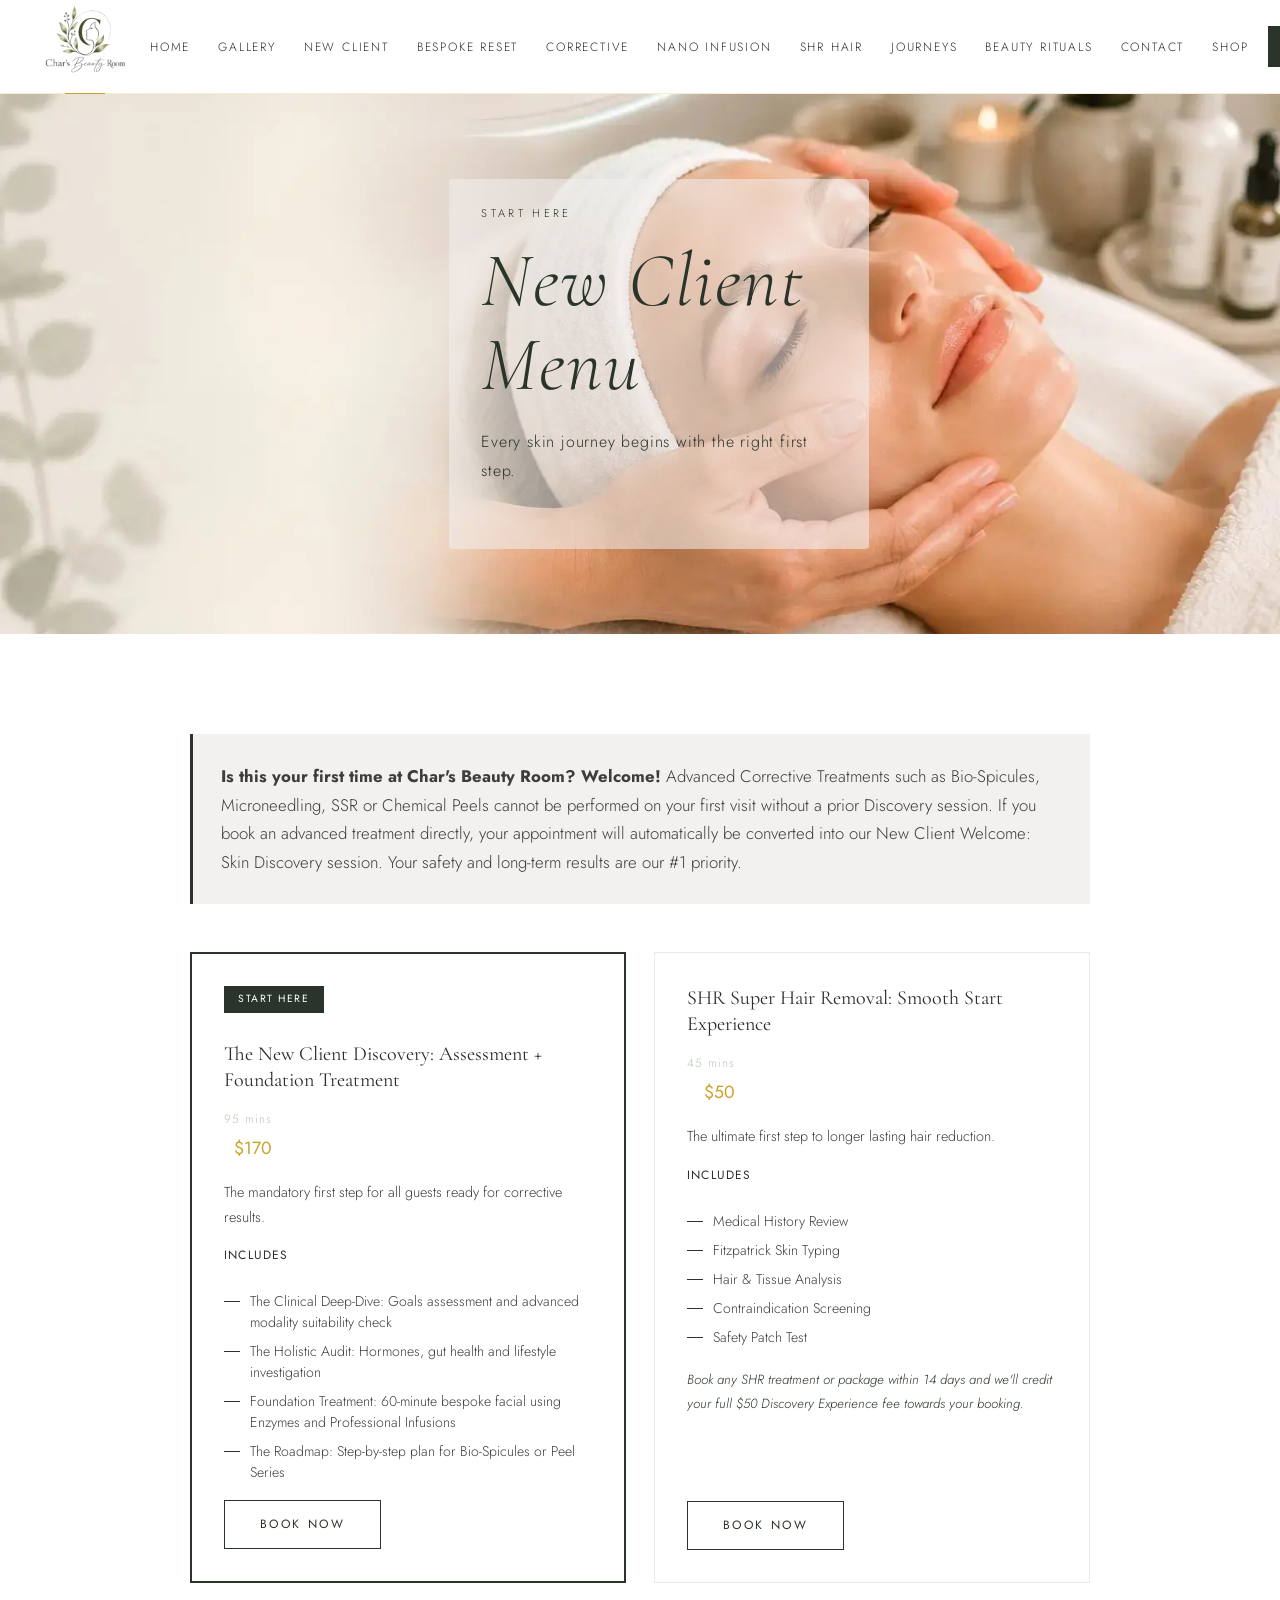
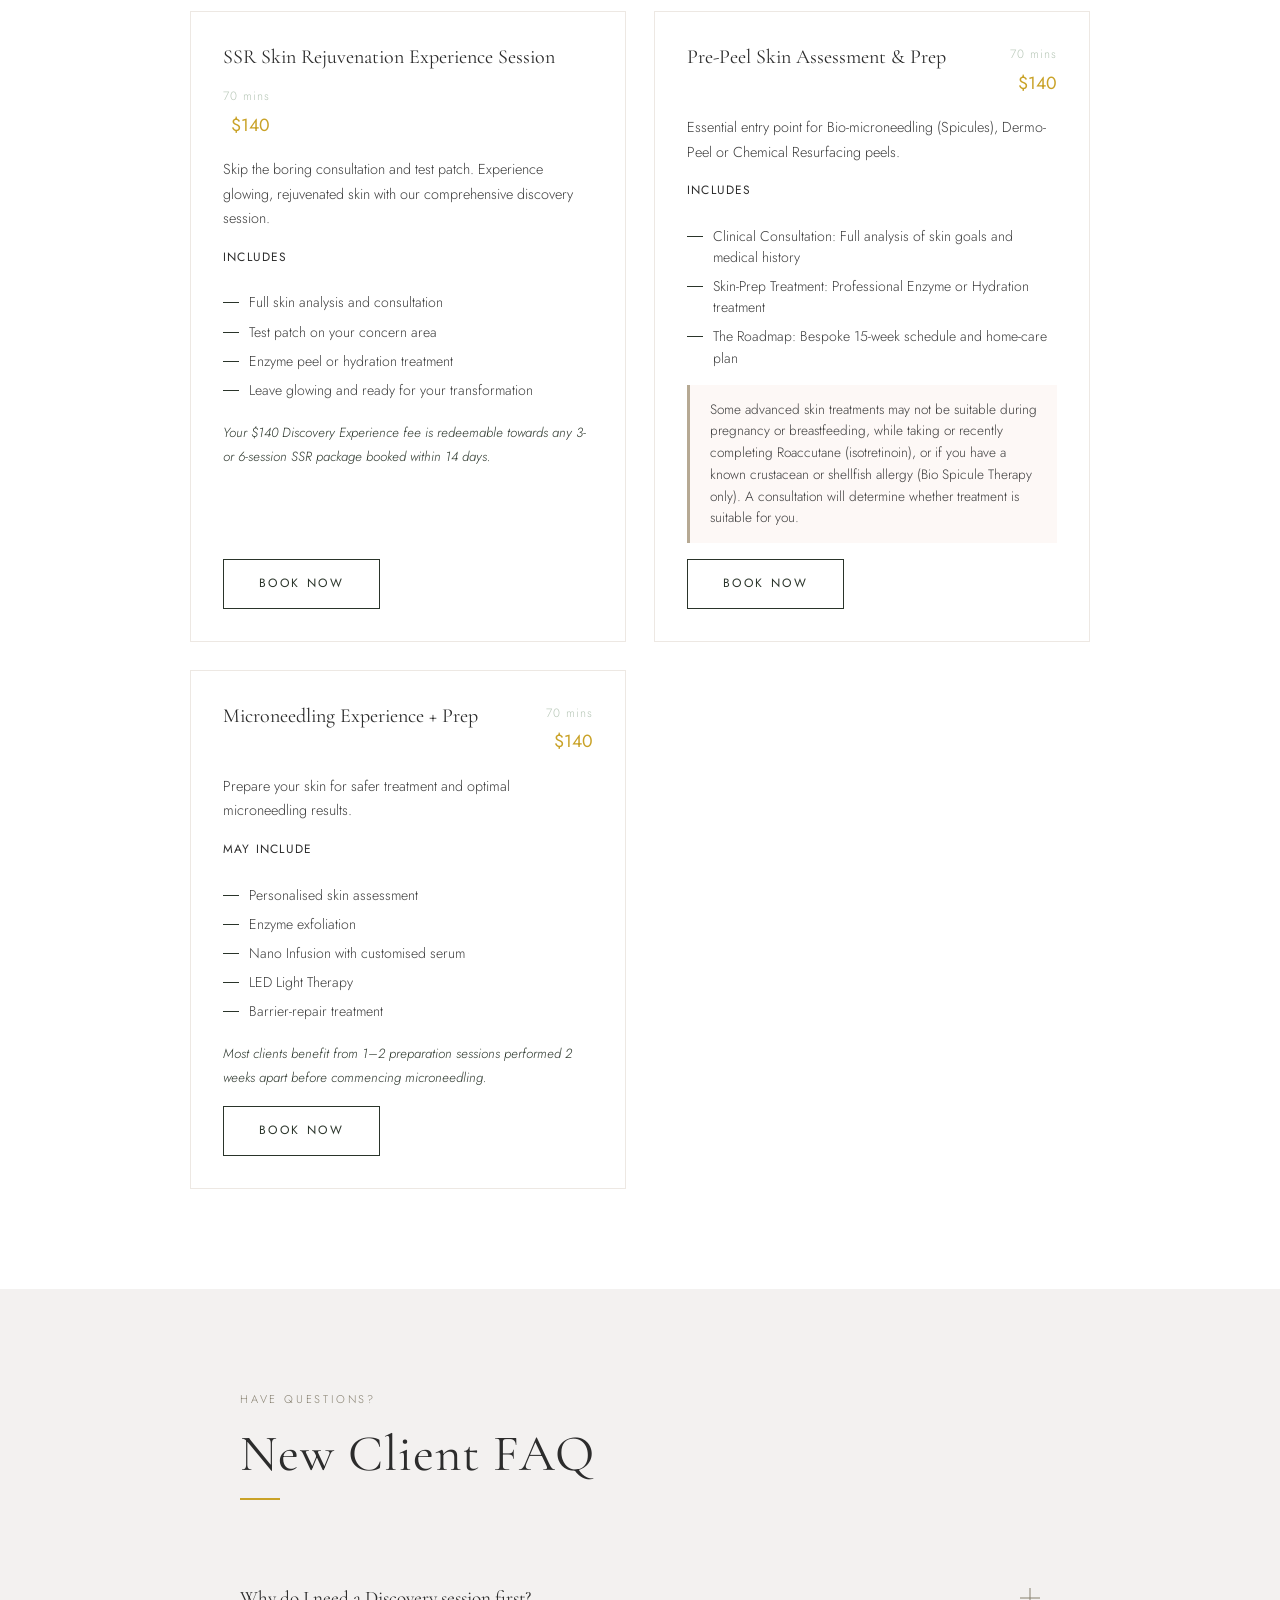
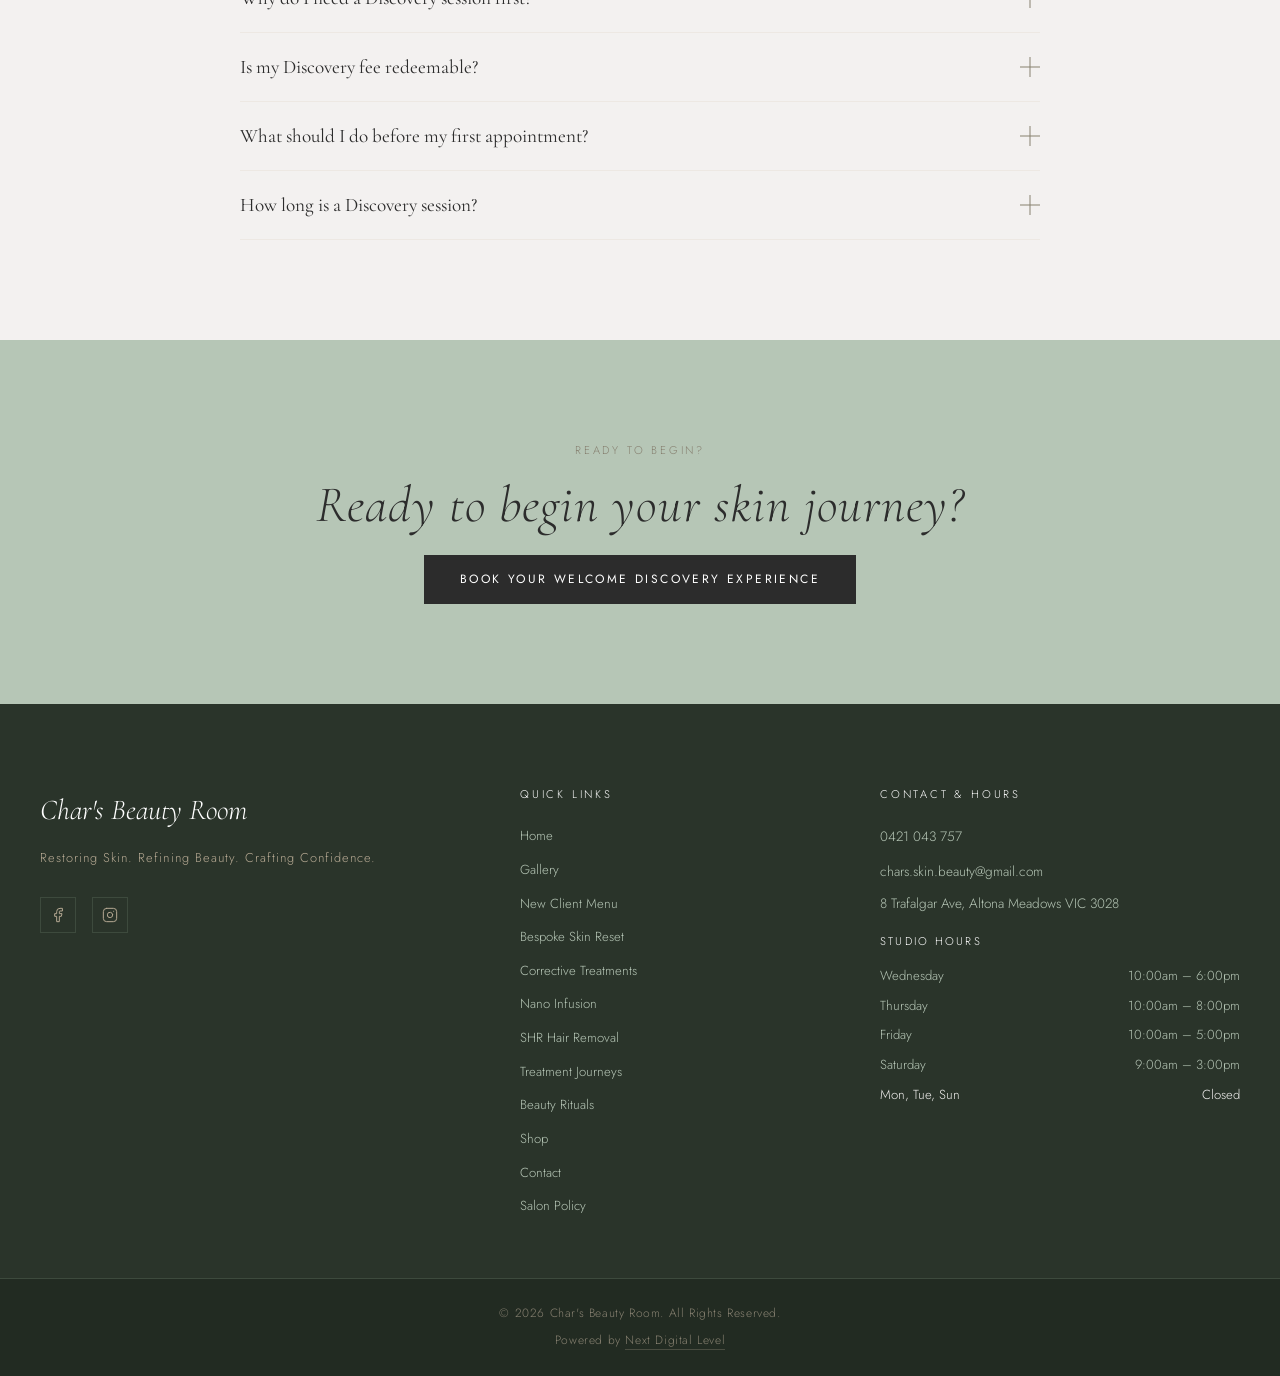
<file: new-client-menu.html>
<!DOCTYPE html>
<html lang="en">
<head>
  <meta charset="UTF-8">
  <script>(function(){var p=location.pathname;if(p.slice(-5)===".html"){history.replaceState(null,"",p==="/index.html"?"/":p.slice(0,-5)+location.search+location.hash)}})();</script>
  <meta name="viewport" content="width=device-width, initial-scale=1.0">
  <meta name="description" content="New Client Menu at Char's Beauty Room. Every skin journey starts here. Mandatory entry-point sessions for first-time clients in Altona Meadows, Melbourne.">
  <title>New Client Menu | Char's Beauty Room</title>
  <link rel="stylesheet" href="css/style.css">
  <link rel="icon" type="image/webp" href="images/LOGO.webp">
  <link rel="apple-touch-icon" href="images/LOGO.webp">
</head>
<body>

  <!-- NAVIGATION -->
  <nav class="site-nav" role="navigation" aria-label="Main navigation">
    <div class="nav-inner">
      <a href="/" class="nav-logo"><img src="images/LOGO.webp" alt="Char's Beauty Room" class="nav-logo-img"><span class="nav-logo-accent" aria-hidden="true"></span></a>
      <ul class="nav-links" role="list">
        <li><a href="/">Home</a></li>
        <li><a href="gallery">Gallery</a></li>
        <li><a href="new-client-menu">New Client</a></li>
        <li><a href="bespoke-skin-reset">Bespoke Reset</a></li>
        <li><a href="corrective-treatments">Corrective</a></li>
        <li><a href="nano-infusion">Nano Infusion</a></li>
        <li><a href="shr-hair-removal">SHR Hair</a></li>
        <li><a href="treatment-journeys">Journeys</a></li>
        <li><a href="beauty-rituals">Beauty Rituals</a></li>
        <li><a href="contact">Contact</a></li>
        <li><a href="shop">Shop</a></li>
      </ul>
      <div class="nav-right">
        <a href="https://charsbeautyroom.square.site/s/appointments" target="_blank" rel="noopener" class="btn-book-nav">Book Now</a>
        <button class="hamburger" id="hamburger" aria-label="Open menu" aria-expanded="false">
          <span></span><span></span><span></span>
        </button>
      </div>
    </div>
    <div class="nav-mobile" id="mobileNav">
      <a href="/">Home</a>
      <a href="gallery">Gallery</a>
      <a href="new-client-menu">New Client</a>
      <a href="bespoke-skin-reset">Bespoke Reset</a>
      <a href="corrective-treatments">Corrective</a>
      <a href="nano-infusion">Nano Infusion</a>
      <a href="shr-hair-removal">SHR Hair Removal</a>
      <a href="treatment-journeys">Treatment Journeys</a>
      <a href="beauty-rituals">Beauty Rituals</a>
      <a href="shop">Shop</a>
      <a href="contact">Contact</a>
      <a href="salon-policy">Salon Policy</a>
      <a href="https://charsbeautyroom.square.site/s/appointments" target="_blank" rel="noopener" class="btn-book-mobile">Book Now</a>
    </div>
  </nav>

  <!-- HERO -->
  <section class="hero hero-short">
    <div class="hero-bg" style="background-image: url('images/new-client-menu.webp'); background-position: left center;"></div>
    <div class="hero-overlay" style="background: rgba(0,0,0,0);"></div>
    <div class="hero-content" style="align-items: flex-start; padding-left: 8%; padding-right: 5%;">
      <div style="background: rgba(243,241,240,0.55); padding: 24px 32px; border-radius: 4px; max-width: 420px; text-align: left;">
        <span class="eyebrow fade-1" style="color:#2A342A;">Start Here</span>
        <h1 class="fade-2" style="color:#2A342A;">New Client Menu</h1>
        <p class="hero-sub fade-3" style="color:#2A342A;">Every skin journey begins with the right first step.</p>
      </div>
    </div>
  </section>

  <!-- IMPORTANT NOTICE -->
  <section class="section section-white">
    <div class="section-inner" style="max-width:900px;">
      <div class="nc-notice reveal" style="font-size:1.05rem; padding:28px;">
        <strong>Is this your first time at Char's Beauty Room? Welcome!</strong> Advanced Corrective Treatments such as Bio-Spicules, Microneedling, SSR or Chemical Peels cannot be performed on your first visit without a prior Discovery session. If you book an advanced treatment directly, your appointment will automatically be converted into our New Client Welcome: Skin Discovery session. Your safety and long-term results are our #1 priority.
      </div>

      <div class="nc-cards-grid">

        <!-- CARD 1 — PRIMARY: New Client Discovery -->
        <div class="nc-card nc-card-primary reveal">
          <span class="nc-start-badge">Start Here</span>
          <div class="nc-card-header">
            <h3 class="nc-card-title">The New Client Discovery: Assessment + Foundation Treatment</h3>
            <div class="nc-card-meta">
              <span class="nc-card-duration">95 mins</span>
              <span class="nc-card-price">$170</span>
            </div>
          </div>
          <p class="nc-card-desc">The mandatory first step for all guests ready for corrective results.</p>
          <p class="nc-includes-label">Includes</p>
          <ul class="nc-includes-list">
            <li>The Clinical Deep-Dive: Goals assessment and advanced modality suitability check</li>
            <li>The Holistic Audit: Hormones, gut health and lifestyle investigation</li>
            <li>Foundation Treatment: 60-minute bespoke facial using Enzymes and Professional Infusions</li>
            <li>The Roadmap: Step-by-step plan for Bio-Spicules or Peel Series</li>
          </ul>
          <a href="https://charsbeautyroom.square.site/s/appointments" target="_blank" rel="noopener" class="btn-ghost" style="align-self:flex-start;margin-top:auto;">Book Now</a>
        </div>

        <!-- CARD 2 — SHR Smooth Start -->
        <div class="nc-card reveal">
          <div class="nc-card-header">
            <h3 class="nc-card-title">SHR Super Hair Removal: Smooth Start Experience</h3>
            <div class="nc-card-meta">
              <span class="nc-card-duration">45 mins</span>
              <span class="nc-card-price">$50</span>
            </div>
          </div>
          <p class="nc-card-desc">The ultimate first step to longer lasting hair reduction.</p>
          <p class="nc-includes-label">Includes</p>
          <ul class="nc-includes-list">
            <li>Medical History Review</li>
            <li>Fitzpatrick Skin Typing</li>
            <li>Hair &amp; Tissue Analysis</li>
            <li>Contraindication Screening</li>
            <li>Safety Patch Test</li>
          </ul>
          <p class="nc-note">Book any SHR treatment or package within 14 days and we'll credit your full $50 Discovery Experience fee towards your booking.</p>
          <a href="https://charsbeautyroom.square.site/s/appointments" target="_blank" rel="noopener" class="btn-ghost" style="align-self:flex-start;margin-top:auto;">Book Now</a>
        </div>

        <!-- CARD 3 — SSR Experience -->
        <div class="nc-card reveal">
          <div class="nc-card-header">
            <h3 class="nc-card-title">SSR Skin Rejuvenation Experience Session</h3>
            <div class="nc-card-meta">
              <span class="nc-card-duration">70 mins</span>
              <span class="nc-card-price">$140</span>
            </div>
          </div>
          <p class="nc-card-desc">Skip the boring consultation and test patch. Experience glowing, rejuvenated skin with our comprehensive discovery session.</p>
          <p class="nc-includes-label">Includes</p>
          <ul class="nc-includes-list">
            <li>Full skin analysis and consultation</li>
            <li>Test patch on your concern area</li>
            <li>Enzyme peel or hydration treatment</li>
            <li>Leave glowing and ready for your transformation</li>
          </ul>
          <p class="nc-note">Your $140 Discovery Experience fee is redeemable towards any 3- or 6-session SSR package booked within 14 days.</p>
          <a href="https://charsbeautyroom.square.site/s/appointments" target="_blank" rel="noopener" class="btn-ghost" style="align-self:flex-start;margin-top:auto;">Book Now</a>
        </div>

        <!-- CARD 4 — Pre-Peel Assessment -->
        <div class="nc-card reveal">
          <div class="nc-card-header">
            <h3 class="nc-card-title">Pre-Peel Skin Assessment &amp; Prep</h3>
            <div class="nc-card-meta">
              <span class="nc-card-duration">70 mins</span>
              <span class="nc-card-price">$140</span>
            </div>
          </div>
          <p class="nc-card-desc">Essential entry point for Bio-microneedling (Spicules), Dermo-Peel or Chemical Resurfacing peels.</p>
          <p class="nc-includes-label">Includes</p>
          <ul class="nc-includes-list">
            <li>Clinical Consultation: Full analysis of skin goals and medical history</li>
            <li>Skin-Prep Treatment: Professional Enzyme or Hydration treatment</li>
            <li>The Roadmap: Bespoke 15-week schedule and home-care plan</li>
          </ul>
          <div class="nc-safety">Some advanced skin treatments may not be suitable during pregnancy or breastfeeding, while taking or recently completing Roaccutane (isotretinoin), or if you have a known crustacean or shellfish allergy (Bio Spicule Therapy only). A consultation will determine whether treatment is suitable for you.</div>
          <a href="https://charsbeautyroom.square.site/s/appointments" target="_blank" rel="noopener" class="btn-ghost" style="align-self:flex-start;margin-top:auto;">Book Now</a>
        </div>

        <!-- CARD 5 — Microneedling Experience + Prep -->
        <div class="nc-card reveal">
          <div class="nc-card-header">
            <h3 class="nc-card-title">Microneedling Experience + Prep</h3>
            <div class="nc-card-meta">
              <span class="nc-card-duration">70 mins</span>
              <span class="nc-card-price">$140</span>
            </div>
          </div>
          <p class="nc-card-desc">Prepare your skin for safer treatment and optimal microneedling results.</p>
          <p class="nc-includes-label">May Include</p>
          <ul class="nc-includes-list">
            <li>Personalised skin assessment</li>
            <li>Enzyme exfoliation</li>
            <li>Nano Infusion with customised serum</li>
            <li>LED Light Therapy</li>
            <li>Barrier-repair treatment</li>
          </ul>
          <p class="nc-note">Most clients benefit from 1–2 preparation sessions performed 2 weeks apart before commencing microneedling.</p>
          <a href="https://charsbeautyroom.square.site/s/appointments" target="_blank" rel="noopener" class="btn-ghost" style="align-self:flex-start;margin-top:auto;">Book Now</a>
        </div>

      </div>
    </div>
  </section>

  <!-- NEW CLIENT FAQ -->
  <section class="section section-linen">
    <div class="section-inner" style="max-width:800px;">
      <div class="section-header reveal">
        <span class="eyebrow">Have Questions?</span>
        <h2>New Client FAQ</h2>
      </div>
      <div class="faq-list">
        <div class="faq-item reveal">
          <button class="faq-question" aria-expanded="false">Why do I need a Discovery session first?<span class="faq-icon" aria-hidden="true"></span></button>
          <div class="faq-answer" role="region"><div class="faq-answer-inner">Advanced treatments require healthy, prepared skin. Your Discovery session lets us assess your skin, screen for any contraindications and build the right plan — so you get maximum results safely.</div></div>
        </div>
        <div class="faq-item reveal">
          <button class="faq-question" aria-expanded="false">Is my Discovery fee redeemable?<span class="faq-icon" aria-hidden="true"></span></button>
          <div class="faq-answer" role="region"><div class="faq-answer-inner">Yes — your fee is credited toward eligible treatments or packages booked within 14 days of your visit.</div></div>
        </div>
        <div class="faq-item reveal">
          <button class="faq-question" aria-expanded="false">What should I do before my first appointment?<span class="faq-icon" aria-hidden="true"></span></button>
          <div class="faq-answer" role="region"><div class="faq-answer-inner">Arrive with clean skin where possible, avoid strong actives (retinol, acids) for 48 hours, and bring a list of any medications.</div></div>
        </div>
        <div class="faq-item reveal">
          <button class="faq-question" aria-expanded="false">How long is a Discovery session?<span class="faq-icon" aria-hidden="true"></span></button>
          <div class="faq-answer" role="region"><div class="faq-answer-inner">Sessions range from 45 to 95 minutes depending on the pathway you book.</div></div>
        </div>
      </div>
    </div>
  </section>

  <!-- CTA BANNER -->
    <section class="cta-banner" style="text-align:center;">
    <div class="section-inner">
      <span class="eyebrow reveal">Ready to begin?</span>
      <h2 class="reveal"><em>Ready to begin your skin journey?</em></h2>
      <a href="https://charsbeautyroom.square.site/s/appointments" target="_blank" rel="noopener" class="btn-hp-sage reveal">Book Your Welcome Discovery Experience</a>
    </div>
  </section>


  <!-- FOOTER -->
  <footer class="site-footer">
    <div class="footer-inner">
      <div class="footer-col">
        <span class="footer-brand-name">Char's Beauty Room</span>
        <p class="footer-tagline">Restoring Skin. Refining Beauty. Crafting Confidence.</p>
        <div class="footer-socials">
          <a href="https://www.facebook.com/share/16y8bG85gF/" target="_blank" rel="noopener" aria-label="Facebook">
            <svg viewBox="0 0 24 24" aria-hidden="true"><path d="M18 2h-3a5 5 0 0 0-5 5v3H7v4h3v8h4v-8h3l1-4h-4V7a1 1 0 0 1 1-1h3z"/></svg>
          </a>
          <a href="https://www.instagram.com/charsbeautyroom" target="_blank" rel="noopener" aria-label="Instagram">
            <svg viewBox="0 0 24 24" aria-hidden="true"><rect x="2" y="2" width="20" height="20" rx="5" ry="5"/><path d="M16 11.37A4 4 0 1 1 12.63 8 4 4 0 0 1 16 11.37z"/><line x1="17.5" y1="6.5" x2="17.51" y2="6.5"/></svg>
          </a>
        </div>
      </div>
      <div class="footer-col">
        <h4>Quick Links</h4>
        <nav class="footer-links">
          <a href="/">Home</a>
          <a href="gallery">Gallery</a>
          <a href="new-client-menu">New Client Menu</a>
          <a href="bespoke-skin-reset">Bespoke Skin Reset</a>
          <a href="corrective-treatments">Corrective Treatments</a>
          <a href="nano-infusion">Nano Infusion</a>
          <a href="shr-hair-removal">SHR Hair Removal</a>
          <a href="treatment-journeys">Treatment Journeys</a>
          <a href="beauty-rituals">Beauty Rituals</a>
          <a href="shop">Shop</a>
          <a href="contact">Contact</a>
      <a href="salon-policy">Salon Policy</a>
        </nav>
      </div>
      <div class="footer-col">
        <h4>Contact &amp; Hours</h4>
        <div class="footer-contact">
          <a href="tel:0421043757">0421 043 757</a>
          <a href="mailto:chars.skin.beauty@gmail.com">chars.skin.beauty@gmail.com</a>
          <p>8 Trafalgar Ave, Altona Meadows VIC 3028</p>
        </div>
        <div class="footer-hours">
          <p class="footer-hours-title">Studio Hours</p>
          <table>
            <tr><td>Wednesday</td><td>10:00am – 6:00pm</td></tr>
            <tr><td>Thursday</td><td>10:00am – 8:00pm</td></tr>
            <tr><td>Friday</td><td>10:00am – 5:00pm</td></tr>
            <tr><td>Saturday</td><td>9:00am – 3:00pm</td></tr>
            <tr><td style="color:#F3F1F0;">Mon, Tue, Sun</td><td style="color:#F3F1F0;">Closed</td></tr>
          </table>
        </div>
      </div>
    </div>
    <div class="footer-bottom">
      <p>&copy; 2026 Char's Beauty Room. All Rights Reserved.</p>
      <p class="footer-credit">Powered by <a href="https://nextdigitalevel.com/" target="_blank" rel="noopener">Next Digital Level</a></p>
    </div>
  </footer>




  <!-- STICKY MOBILE BOOK NOW -->
  <a href="https://charsbeautyroom.square.site/s/appointments" target="_blank" rel="noopener" class="sticky-book-btn" aria-label="Book Now">Book Now</a>

  <script src="js/main.js"></script>
</body>
</html>
</file>
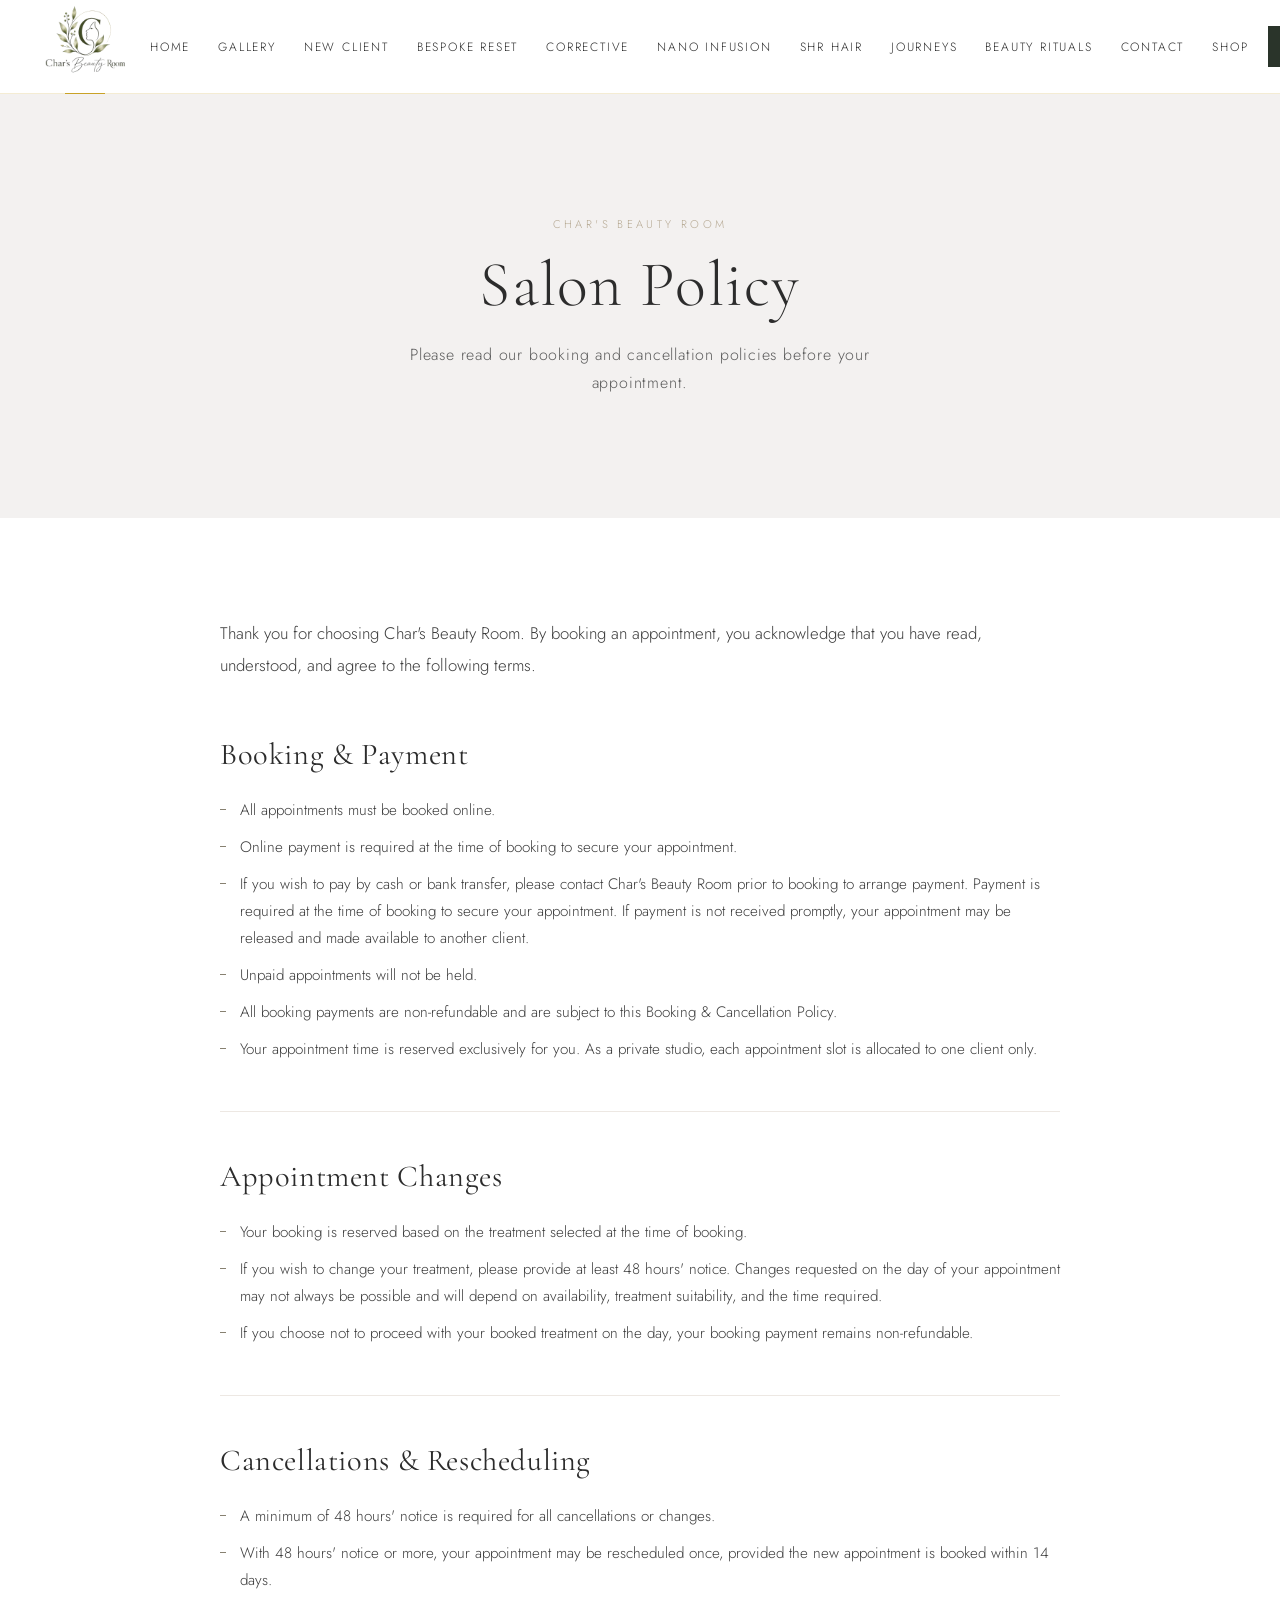
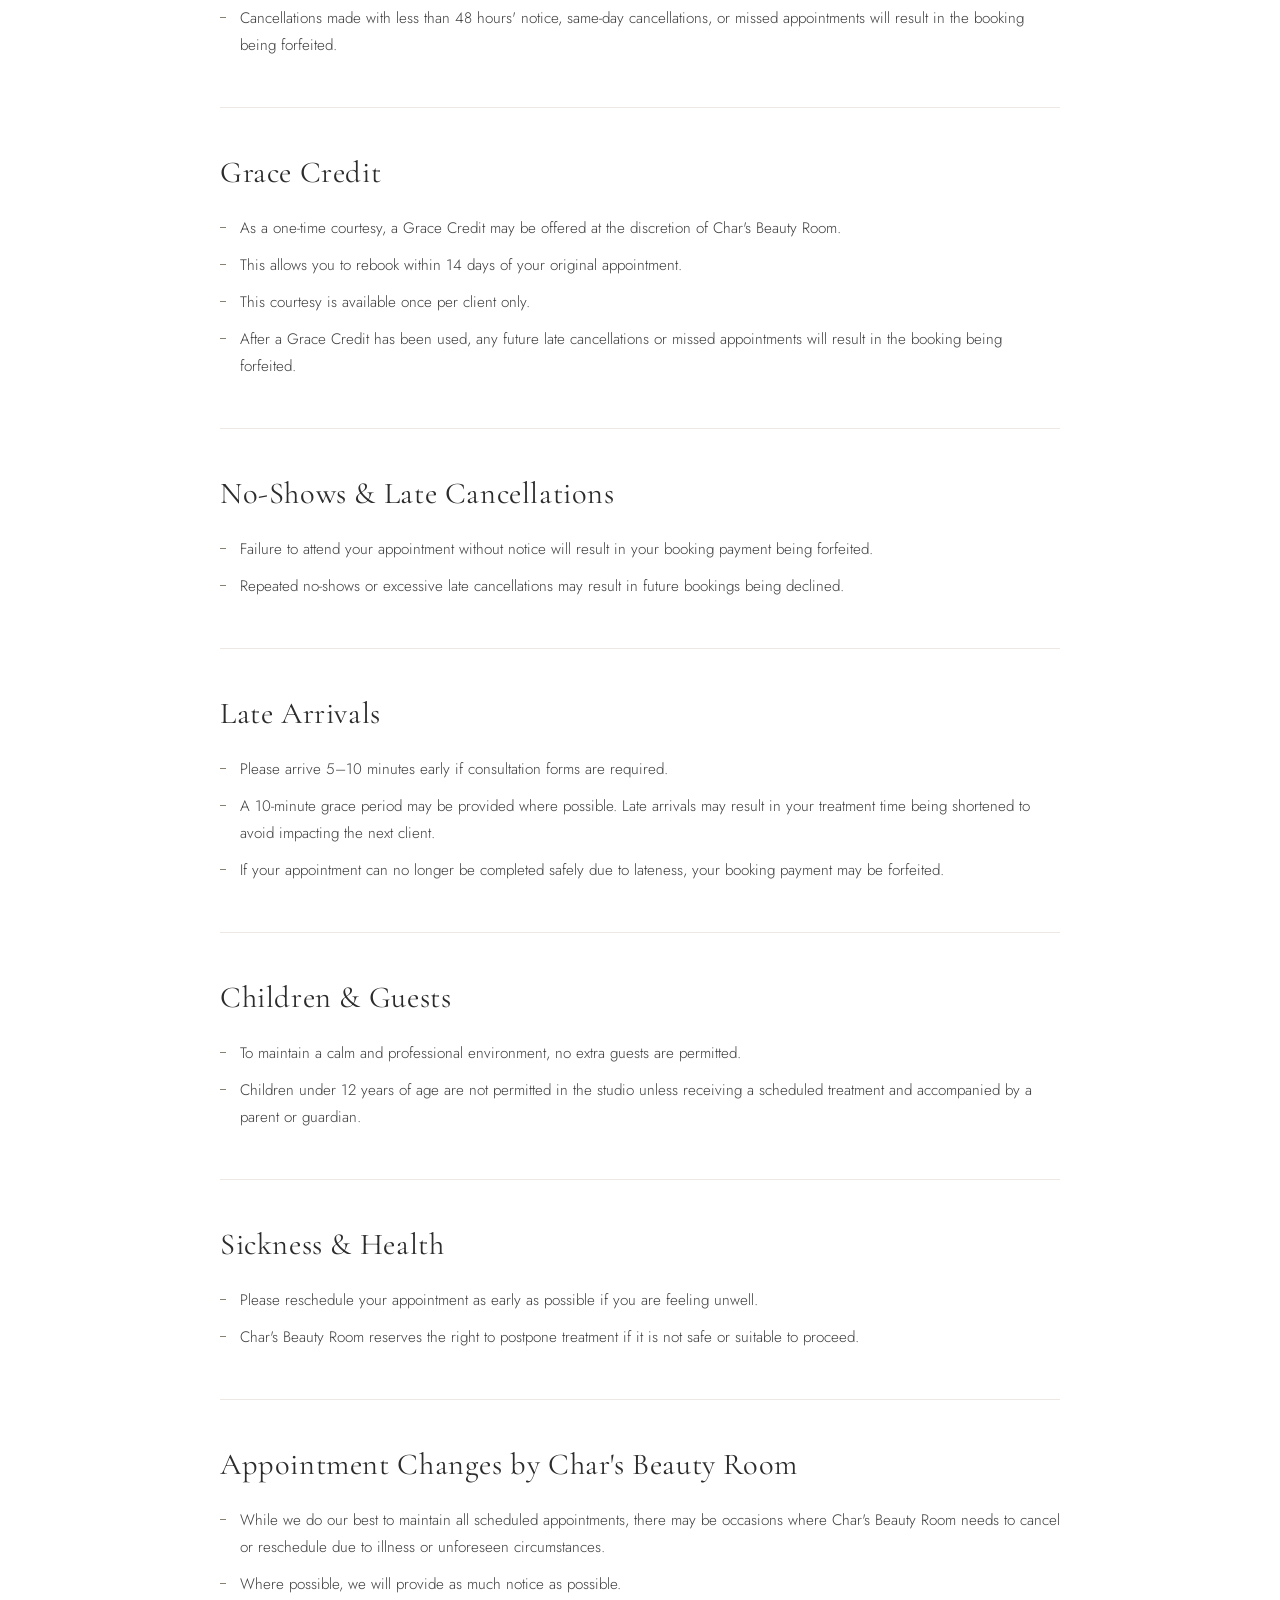
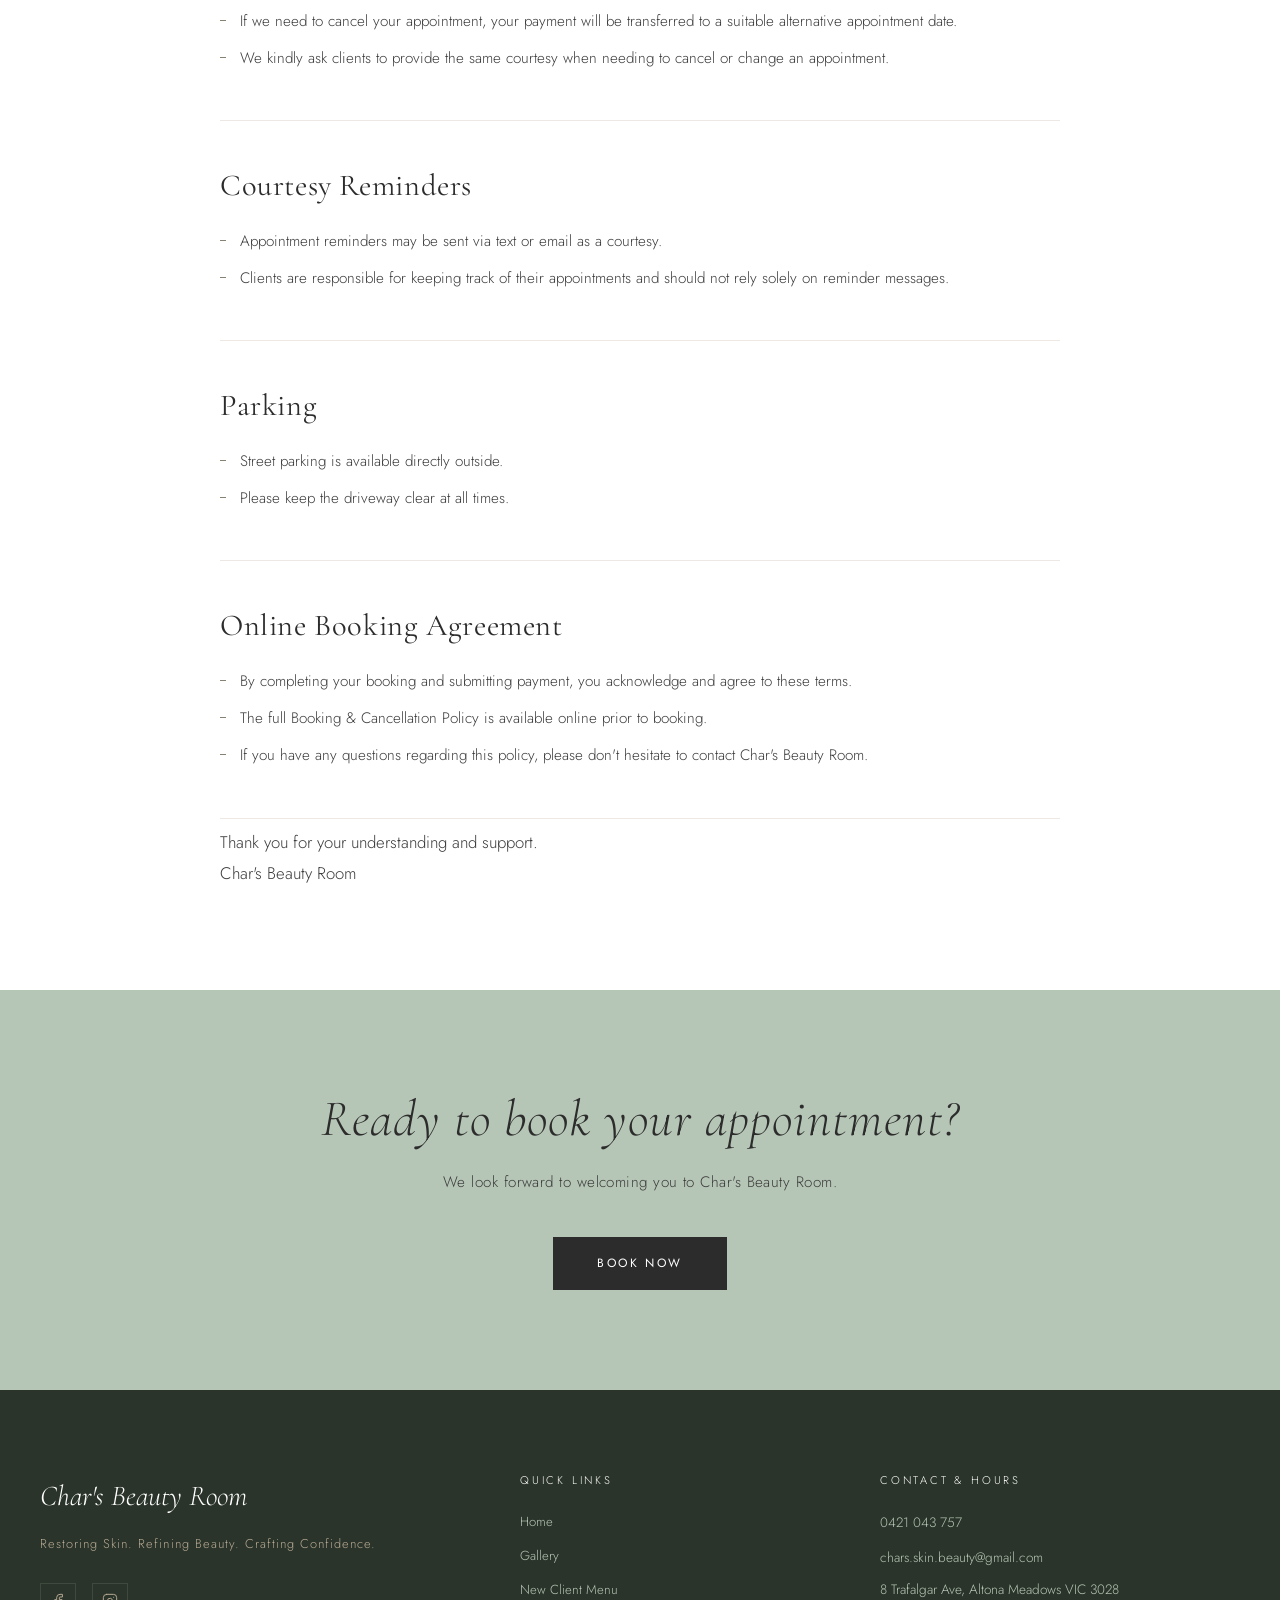
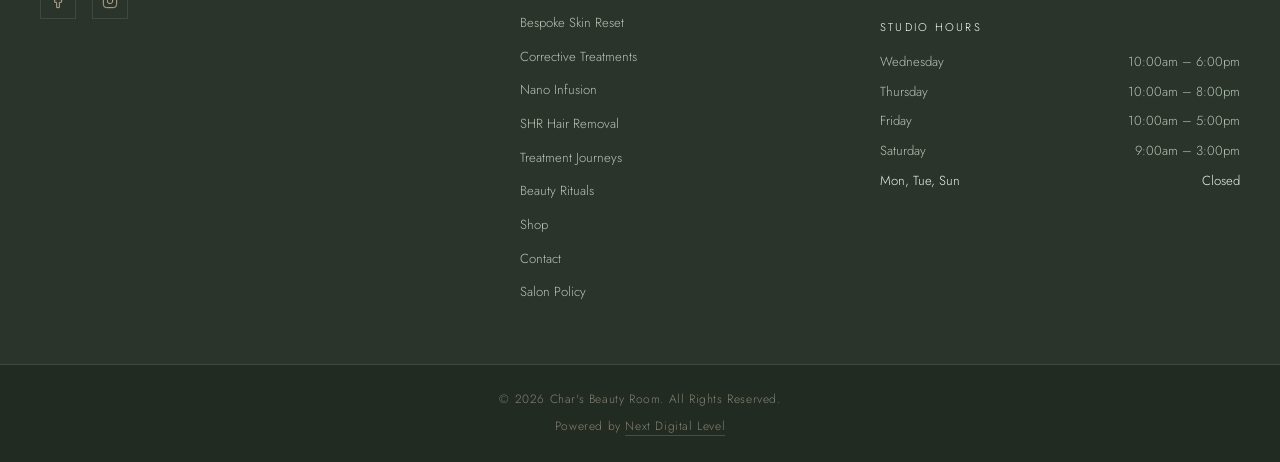
<file: salon-policy.html>
<!DOCTYPE html>
<html lang="en">
<head>
  <meta charset="UTF-8">
  <script>(function(){var p=location.pathname;if(p.slice(-5)===".html"){history.replaceState(null,"",p==="/index.html"?"/":p.slice(0,-5)+location.search+location.hash)}})();</script>
  <meta name="viewport" content="width=device-width, initial-scale=1.0">
  <meta name="description" content="Salon Policy at Char's Beauty Room — booking, payment, cancellation, no-show, late arrival and COVID-19 policies. Please read before your appointment.">
  <title>Salon Policy | Char's Beauty Room</title>
  <link rel="stylesheet" href="css/style.css">
  <link rel="icon" type="image/webp" href="images/LOGO.webp">
  <link rel="apple-touch-icon" href="images/LOGO.webp">
</head>
<body>

  <!-- NAVIGATION -->
  <nav class="site-nav" role="navigation" aria-label="Main navigation">
    <div class="nav-inner">
      <a href="/" class="nav-logo"><img src="images/LOGO.webp" alt="Char's Beauty Room" class="nav-logo-img"><span class="nav-logo-accent" aria-hidden="true"></span></a>
      <ul class="nav-links" role="list">
        <li><a href="/">Home</a></li>
        <li><a href="gallery">Gallery</a></li>
        <li><a href="new-client-menu">New Client</a></li>
        <li><a href="bespoke-skin-reset">Bespoke Reset</a></li>
        <li><a href="corrective-treatments">Corrective</a></li>
        <li><a href="nano-infusion">Nano Infusion</a></li>
        <li><a href="shr-hair-removal">SHR Hair</a></li>
        <li><a href="treatment-journeys">Journeys</a></li>
        <li><a href="beauty-rituals">Beauty Rituals</a></li>
        <li><a href="contact">Contact</a></li>
        <li><a href="shop">Shop</a></li>
      </ul>
      <div class="nav-right">
        <a href="https://charsbeautyroom.square.site/s/appointments" target="_blank" rel="noopener" class="btn-book-nav">Book Now</a>
        <button class="hamburger" id="hamburger" aria-label="Open menu" aria-expanded="false">
          <span></span><span></span><span></span>
        </button>
      </div>
    </div>
    <div class="nav-mobile" id="mobileNav">
      <a href="/">Home</a>
      <a href="gallery">Gallery</a>
      <a href="new-client-menu">New Client</a>
      <a href="bespoke-skin-reset">Bespoke Reset</a>
      <a href="corrective-treatments">Corrective</a>
      <a href="nano-infusion">Nano Infusion</a>
      <a href="shr-hair-removal">SHR Hair Removal</a>
      <a href="treatment-journeys">Treatment Journeys</a>
      <a href="beauty-rituals">Beauty Rituals</a>
      <a href="shop">Shop</a>
      <a href="contact">Contact</a>
      <a href="salon-policy">Salon Policy</a>
      <a href="https://charsbeautyroom.square.site/s/appointments" target="_blank" rel="noopener" class="btn-book-mobile">Book Now</a>
    </div>
  </nav>

  <!-- HERO MINIMAL -->
  <section class="hero hero-minimal">
    <div class="hero-content" style="color:#2C2C2C;">
      <span class="eyebrow">Char's Beauty Room</span>
      <h1 style="color:#2C2C2C;font-style:normal;font-size:clamp(2.4rem,5vw,4rem);">Salon Policy</h1>
      <p class="hero-sub" style="color:#5C5C5C;">Please read our booking and cancellation policies before your appointment.</p>
    </div>
  </section>

  <!-- POLICY CONTENT -->
  <section class="section section-white">
    <div class="section-inner">
      <div class="policy-section">

        <p class="reveal" style="font-size:1.05rem;line-height:1.9;margin-bottom:8px;">Thank you for choosing Char's Beauty Room. By booking an appointment, you acknowledge that you have read, understood, and agree to the following terms.</p>

        <div class="policy-block reveal">
          <h2>Booking &amp; Payment</h2>
          <ul>
            <li>All appointments must be booked online.</li>
            <li>Online payment is required at the time of booking to secure your appointment.</li>
            <li>If you wish to pay by cash or bank transfer, please contact Char's Beauty Room prior to booking to arrange payment. Payment is required at the time of booking to secure your appointment. If payment is not received promptly, your appointment may be released and made available to another client.</li>
            <li>Unpaid appointments will not be held.</li>
            <li>All booking payments are non-refundable and are subject to this Booking &amp; Cancellation Policy.</li>
            <li>Your appointment time is reserved exclusively for you. As a private studio, each appointment slot is allocated to one client only.</li>
          </ul>
        </div>

        <div class="policy-block reveal">
          <h2>Appointment Changes</h2>
          <ul>
            <li>Your booking is reserved based on the treatment selected at the time of booking.</li>
            <li>If you wish to change your treatment, please provide at least 48 hours' notice. Changes requested on the day of your appointment may not always be possible and will depend on availability, treatment suitability, and the time required.</li>
            <li>If you choose not to proceed with your booked treatment on the day, your booking payment remains non-refundable.</li>
          </ul>
        </div>

        <div class="policy-block reveal">
          <h2>Cancellations &amp; Rescheduling</h2>
          <ul>
            <li>A minimum of 48 hours' notice is required for all cancellations or changes.</li>
            <li>With 48 hours' notice or more, your appointment may be rescheduled once, provided the new appointment is booked within 14 days.</li>
            <li>Cancellations made with less than 48 hours' notice, same-day cancellations, or missed appointments will result in the booking being forfeited.</li>
          </ul>
        </div>

        <div class="policy-block reveal">
          <h2>Grace Credit</h2>
          <ul>
            <li>As a one-time courtesy, a Grace Credit may be offered at the discretion of Char's Beauty Room.</li>
            <li>This allows you to rebook within 14 days of your original appointment.</li>
            <li>This courtesy is available once per client only.</li>
            <li>After a Grace Credit has been used, any future late cancellations or missed appointments will result in the booking being forfeited.</li>
          </ul>
        </div>

        <div class="policy-block reveal">
          <h2>No-Shows &amp; Late Cancellations</h2>
          <ul>
            <li>Failure to attend your appointment without notice will result in your booking payment being forfeited.</li>
            <li>Repeated no-shows or excessive late cancellations may result in future bookings being declined.</li>
          </ul>
        </div>

        <div class="policy-block reveal">
          <h2>Late Arrivals</h2>
          <ul>
            <li>Please arrive 5–10 minutes early if consultation forms are required.</li>
            <li>A 10-minute grace period may be provided where possible. Late arrivals may result in your treatment time being shortened to avoid impacting the next client.</li>
            <li>If your appointment can no longer be completed safely due to lateness, your booking payment may be forfeited.</li>
          </ul>
        </div>

        <div class="policy-block reveal">
          <h2>Children &amp; Guests</h2>
          <ul>
            <li>To maintain a calm and professional environment, no extra guests are permitted.</li>
            <li>Children under 12 years of age are not permitted in the studio unless receiving a scheduled treatment and accompanied by a parent or guardian.</li>
          </ul>
        </div>

        <div class="policy-block reveal">
          <h2>Sickness &amp; Health</h2>
          <ul>
            <li>Please reschedule your appointment as early as possible if you are feeling unwell.</li>
            <li>Char's Beauty Room reserves the right to postpone treatment if it is not safe or suitable to proceed.</li>
          </ul>
        </div>

        <div class="policy-block reveal">
          <h2>Appointment Changes by Char's Beauty Room</h2>
          <ul>
            <li>While we do our best to maintain all scheduled appointments, there may be occasions where Char's Beauty Room needs to cancel or reschedule due to illness or unforeseen circumstances.</li>
            <li>Where possible, we will provide as much notice as possible.</li>
            <li>If we need to cancel your appointment, your payment will be transferred to a suitable alternative appointment date.</li>
            <li>We kindly ask clients to provide the same courtesy when needing to cancel or change an appointment.</li>
          </ul>
        </div>

        <div class="policy-block reveal">
          <h2>Courtesy Reminders</h2>
          <ul>
            <li>Appointment reminders may be sent via text or email as a courtesy.</li>
            <li>Clients are responsible for keeping track of their appointments and should not rely solely on reminder messages.</li>
          </ul>
        </div>

        <div class="policy-block reveal">
          <h2>Parking</h2>
          <ul>
            <li>Street parking is available directly outside.</li>
            <li>Please keep the driveway clear at all times.</li>
          </ul>
        </div>

        <div class="policy-block reveal">
          <h2>Online Booking Agreement</h2>
          <ul>
            <li>By completing your booking and submitting payment, you acknowledge and agree to these terms.</li>
            <li>The full Booking &amp; Cancellation Policy is available online prior to booking.</li>
            <li>If you have any questions regarding this policy, please don't hesitate to contact Char's Beauty Room.</li>
          </ul>
        </div>

        <p class="reveal" style="font-size:1.05rem;line-height:1.9;margin-top:8px;">Thank you for your understanding and support.<br>Char's Beauty Room</p>

      </div>
    </div>
  </section>

  <!-- CTA BANNER -->
  <section class="cta-banner">
    <div class="section-inner">
      <h2 class="reveal">Ready to book your appointment?</h2>
      <p class="reveal">We look forward to welcoming you to Char's Beauty Room.</p>
      <a href="https://charsbeautyroom.square.site/s/appointments" target="_blank" rel="noopener" class="btn-dark reveal">Book Now</a>
    </div>
  </section>

  <!-- FOOTER -->
  <footer class="site-footer">
    <div class="footer-inner">
      <div class="footer-col">
        <span class="footer-brand-name">Char's Beauty Room</span>
        <p class="footer-tagline">Restoring Skin. Refining Beauty. Crafting Confidence.</p>
        <div class="footer-socials">
          <a href="https://www.facebook.com/share/16y8bG85gF/" target="_blank" rel="noopener" aria-label="Facebook">
            <svg viewBox="0 0 24 24" aria-hidden="true"><path d="M18 2h-3a5 5 0 0 0-5 5v3H7v4h3v8h4v-8h3l1-4h-4V7a1 1 0 0 1 1-1h3z"/></svg>
          </a>
          <a href="https://www.instagram.com/charsbeautyroom" target="_blank" rel="noopener" aria-label="Instagram">
            <svg viewBox="0 0 24 24" aria-hidden="true"><rect x="2" y="2" width="20" height="20" rx="5" ry="5"/><path d="M16 11.37A4 4 0 1 1 12.63 8 4 4 0 0 1 16 11.37z"/><line x1="17.5" y1="6.5" x2="17.51" y2="6.5"/></svg>
          </a>
        </div>
      </div>
      <div class="footer-col">
        <h4>Quick Links</h4>
        <nav class="footer-links">
          <a href="/">Home</a>
          <a href="gallery">Gallery</a>
          <a href="new-client-menu">New Client Menu</a>
          <a href="bespoke-skin-reset">Bespoke Skin Reset</a>
          <a href="corrective-treatments">Corrective Treatments</a>
          <a href="nano-infusion">Nano Infusion</a>
          <a href="shr-hair-removal">SHR Hair Removal</a>
          <a href="treatment-journeys">Treatment Journeys</a>
          <a href="beauty-rituals">Beauty Rituals</a>
          <a href="shop">Shop</a>
          <a href="contact">Contact</a>
      <a href="salon-policy">Salon Policy</a>
        </nav>
      </div>
      <div class="footer-col">
        <h4>Contact &amp; Hours</h4>
        <div class="footer-contact">
          <a href="tel:0421043757">0421 043 757</a>
          <a href="mailto:chars.skin.beauty@gmail.com">chars.skin.beauty@gmail.com</a>
          <p>8 Trafalgar Ave, Altona Meadows VIC 3028</p>
        </div>
        <div class="footer-hours">
          <p class="footer-hours-title">Studio Hours</p>
          <table>
            <tr><td>Wednesday</td><td>10:00am – 6:00pm</td></tr>
            <tr><td>Thursday</td><td>10:00am – 8:00pm</td></tr>
            <tr><td>Friday</td><td>10:00am – 5:00pm</td></tr>
            <tr><td>Saturday</td><td>9:00am – 3:00pm</td></tr>
            <tr><td style="color:#F3F1F0;">Mon, Tue, Sun</td><td style="color:#F3F1F0;">Closed</td></tr>
          </table>
        </div>
      </div>
    </div>
    <div class="footer-bottom">
      <p>&copy; 2026 Char's Beauty Room. All Rights Reserved.</p>
      <p class="footer-credit">Powered by <a href="https://nextdigitalevel.com/" target="_blank" rel="noopener">Next Digital Level</a></p>
    </div>
  </footer>




  <!-- STICKY MOBILE BOOK NOW -->
  <a href="https://charsbeautyroom.square.site/s/appointments" target="_blank" rel="noopener" class="sticky-book-btn" aria-label="Book Now">Book Now</a>

  <script src="js/main.js"></script>
</body>
</html>
</file>
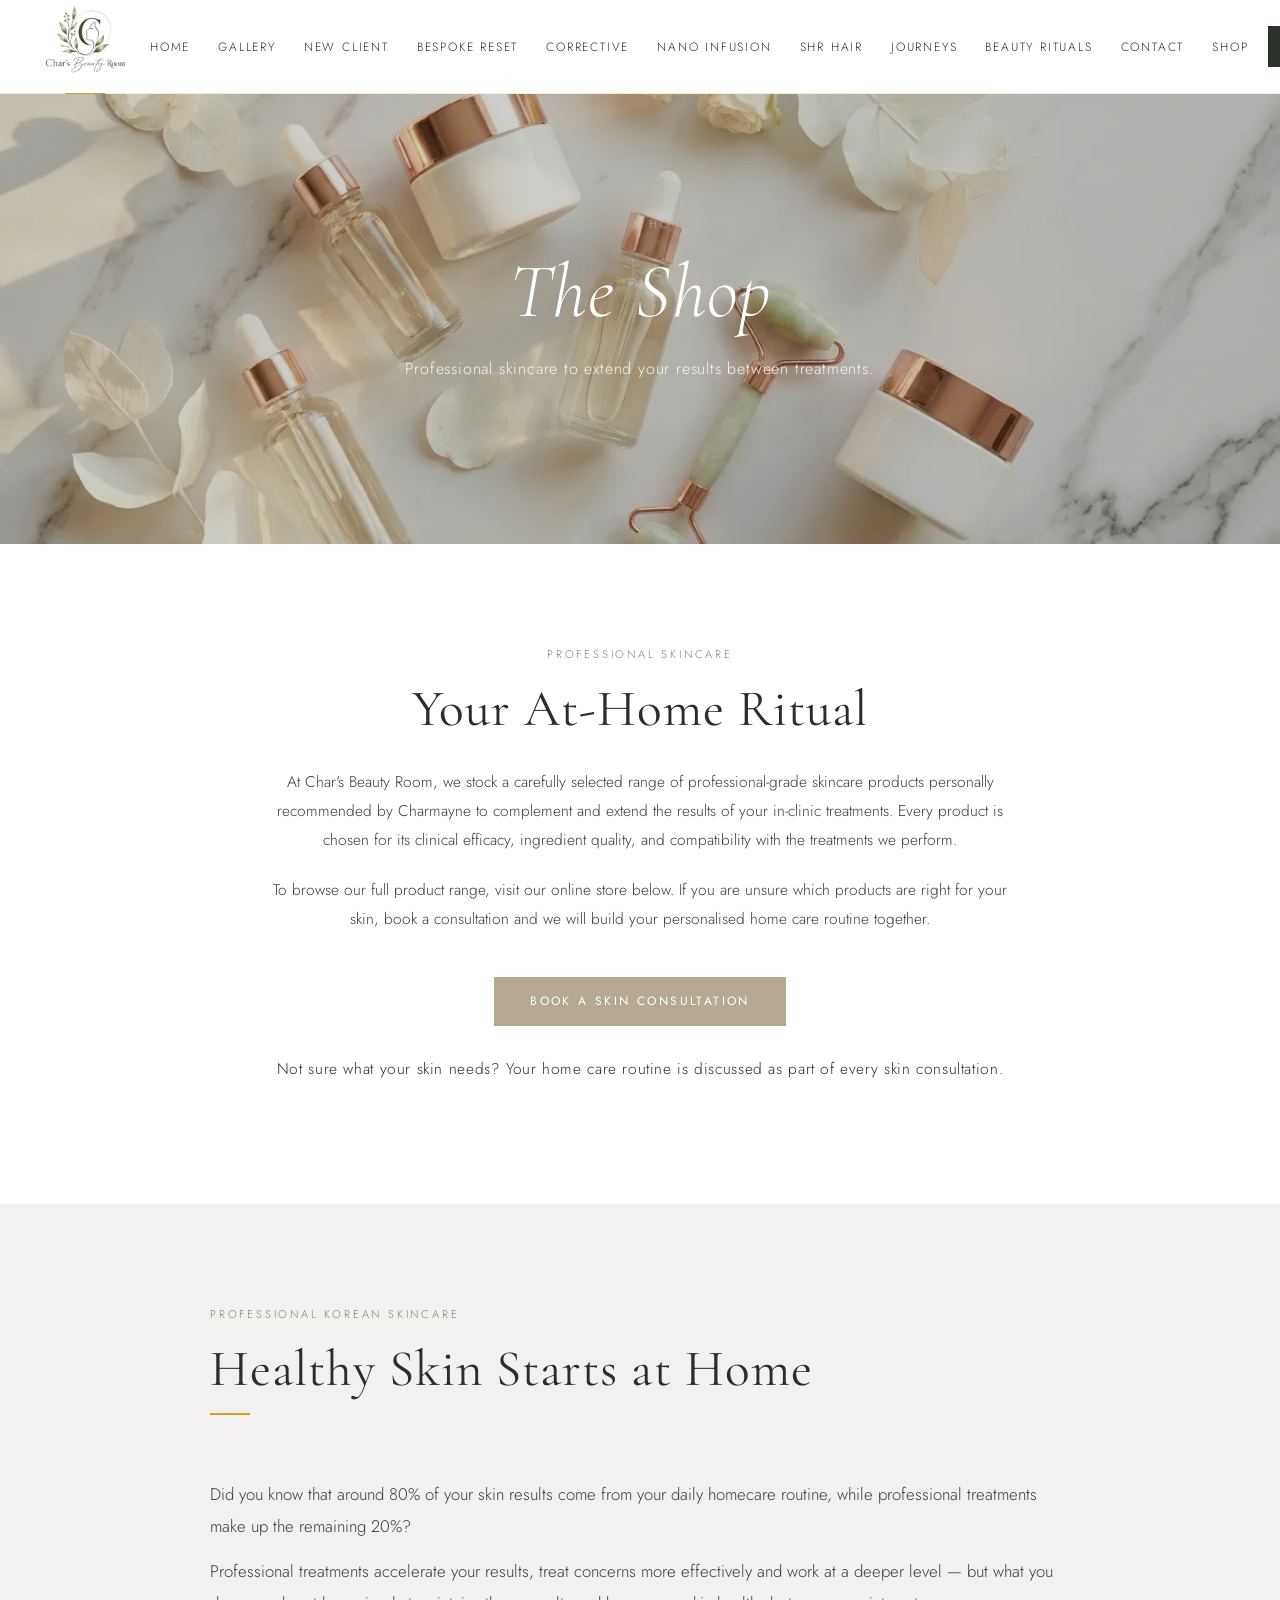
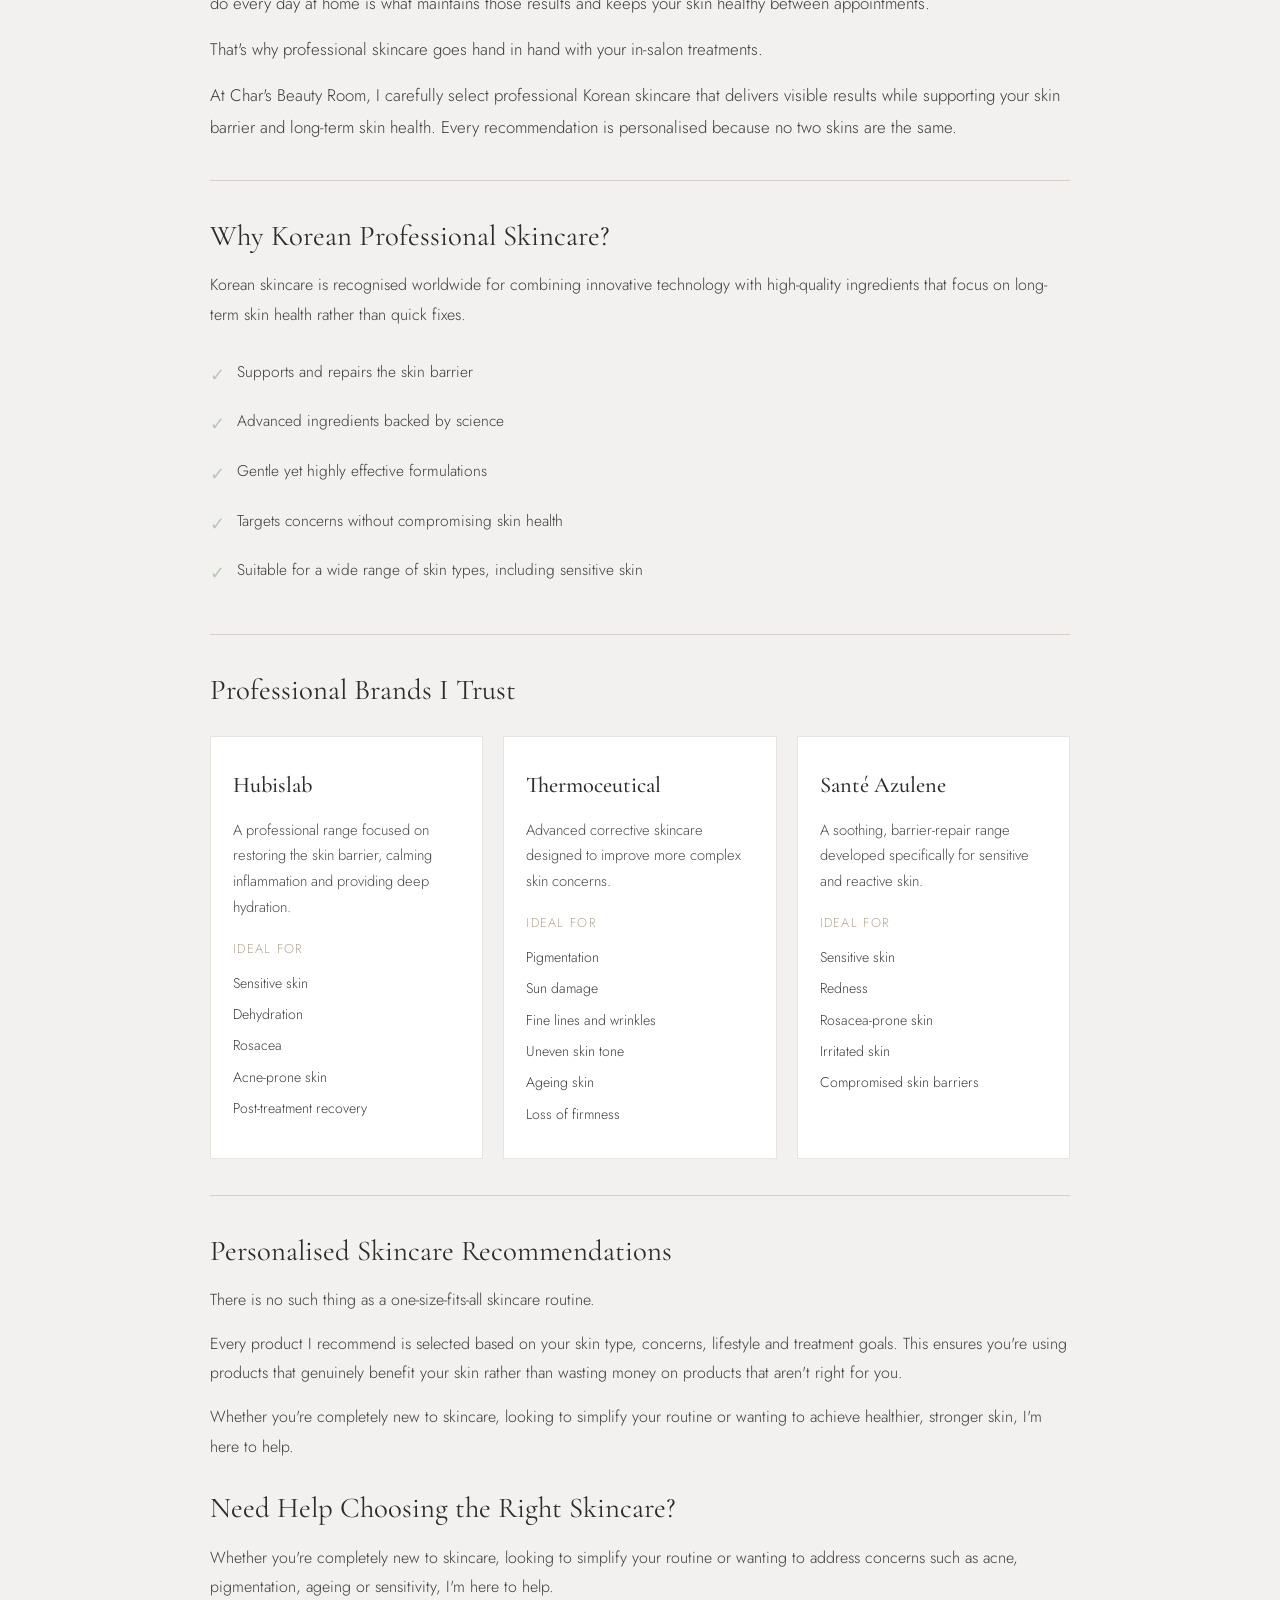
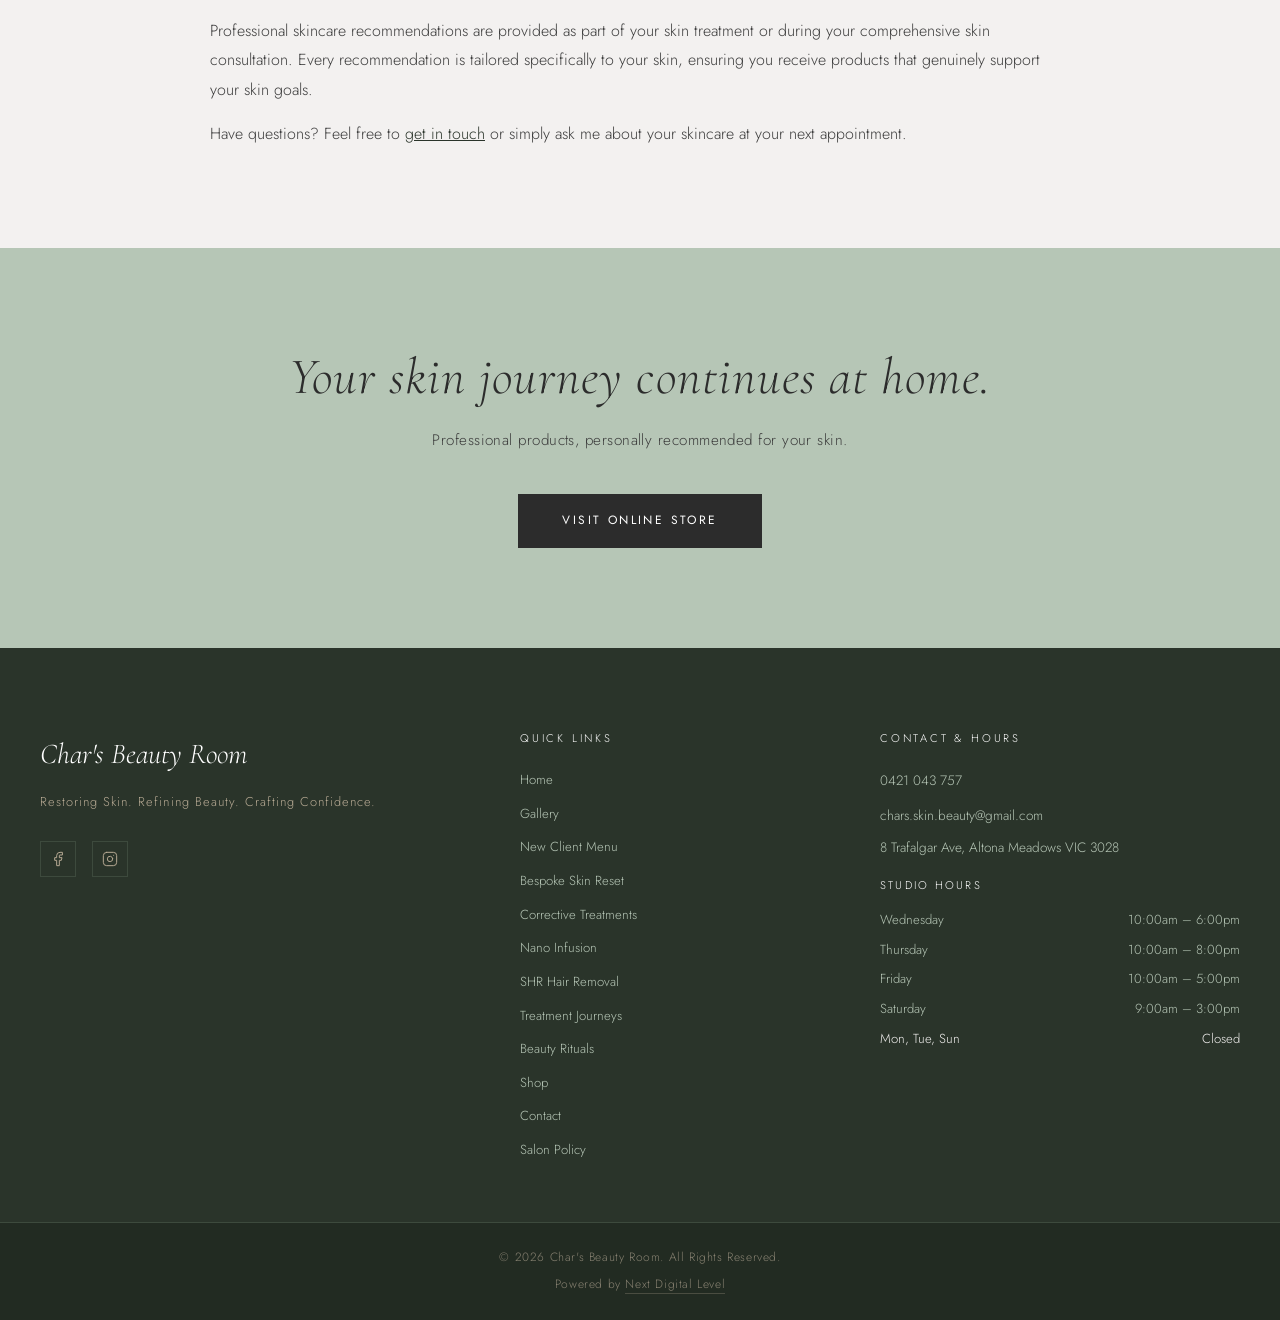
<file: shop.html>
<!DOCTYPE html>
<html lang="en">
<head>
  <meta charset="UTF-8">
  <script>(function(){var p=location.pathname;if(p.slice(-5)===".html"){history.replaceState(null,"",p==="/index.html"?"/":p.slice(0,-5)+location.search+location.hash)}})();</script>
  <meta name="viewport" content="width=device-width, initial-scale=1.0">
  <meta name="description" content="Shop professional skincare at Char's Beauty Room — clinical-grade products personally recommended by Charmayne to extend your results at home. Altona Meadows, Melbourne.">
  <title>Shop | Char's Beauty Room</title>
  <link rel="stylesheet" href="css/style.css">
  <link rel="icon" type="image/webp" href="images/LOGO.webp">
  <link rel="apple-touch-icon" href="images/LOGO.webp">
</head>
<body>

  <!-- NAVIGATION -->
  <nav class="site-nav" role="navigation" aria-label="Main navigation">
    <div class="nav-inner">
      <a href="/" class="nav-logo"><img src="images/LOGO.webp" alt="Char's Beauty Room" class="nav-logo-img"><span class="nav-logo-accent" aria-hidden="true"></span></a>
      <ul class="nav-links" role="list">
        <li><a href="/">Home</a></li>
        <li><a href="gallery">Gallery</a></li>
        <li><a href="new-client-menu">New Client</a></li>
        <li><a href="bespoke-skin-reset">Bespoke Reset</a></li>
        <li><a href="corrective-treatments">Corrective</a></li>
        <li><a href="nano-infusion">Nano Infusion</a></li>
        <li><a href="shr-hair-removal">SHR Hair</a></li>
        <li><a href="treatment-journeys">Journeys</a></li>
        <li><a href="beauty-rituals">Beauty Rituals</a></li>
        <li><a href="contact">Contact</a></li>
        <li><a href="shop">Shop</a></li>
      </ul>
      <div class="nav-right">
        <a href="https://charsbeautyroom.square.site/s/appointments" target="_blank" rel="noopener" class="btn-book-nav">Book Now</a>
        <button class="hamburger" id="hamburger" aria-label="Open menu" aria-expanded="false">
          <span></span><span></span><span></span>
        </button>
      </div>
    </div>
    <div class="nav-mobile" id="mobileNav">
      <a href="/">Home</a>
      <a href="gallery">Gallery</a>
      <a href="new-client-menu">New Client</a>
      <a href="bespoke-skin-reset">Bespoke Reset</a>
      <a href="corrective-treatments">Corrective</a>
      <a href="nano-infusion">Nano Infusion</a>
      <a href="shr-hair-removal">SHR Hair Removal</a>
      <a href="treatment-journeys">Treatment Journeys</a>
      <a href="beauty-rituals">Beauty Rituals</a>
      <a href="shop">Shop</a>
      <a href="contact">Contact</a>
      <a href="salon-policy">Salon Policy</a>
      <a href="https://charsbeautyroom.square.site/s/appointments" target="_blank" rel="noopener" class="btn-book-mobile">Book Now</a>
    </div>
  </nav>

  <!-- HERO -->
  <section class="hero hero-medium">
    <div class="hero-bg" style="background-image: url('images/shop.webp');"></div>
    <div class="hero-overlay hero-overlay-light"></div>
    <div class="hero-content">
      <span class="eyebrow fade-1">Take It Home</span>
      <h1 class="fade-2">The Shop</h1>
      <p class="hero-sub fade-3">Professional skincare to extend your results between treatments.</p>
    </div>
  </section>

  <!-- CONTENT -->
  <section class="section section-white">
    <div class="section-inner">
      <div class="shop-content">
        <span class="eyebrow reveal" style="display:block;text-align:center;">Professional Skincare</span>
        <h2 class="reveal">Your At-Home Ritual</h2>
        <p class="reveal">At Char's Beauty Room, we stock a carefully selected range of professional-grade skincare products personally recommended by Charmayne to complement and extend the results of your in-clinic treatments. Every product is chosen for its clinical efficacy, ingredient quality, and compatibility with the treatments we perform.</p>
        <p class="reveal">To browse our full product range, visit our online store below. If you are unsure which products are right for your skin, book a consultation and we will build your personalised home care routine together.</p>
        <div class="shop-buttons reveal">
          <a href="https://charsbeautyroom.square.site/s/appointments" target="_blank" rel="noopener" class="btn-primary">Book a Skin Consultation</a>
        </div>
        <p class="shop-note reveal" style="color:#2E2E2E;">Not sure what your skin needs? Your home care routine is discussed as part of every skin consultation.</p>
      </div>
    </div>
  </section>


  <!-- KOREAN SKINCARE CONTENT -->
  <section class="section section-linen">
    <div class="section-inner" style="max-width:860px;">
      <div class="section-header reveal">
        <span class="eyebrow">Professional Korean Skincare</span>
        <h2>Healthy Skin Starts at Home</h2>
      </div>
      <p class="reveal" style="font-size:1.05rem;line-height:1.9;margin-top:20px;">Did you know that around 80% of your skin results come from your daily homecare routine, while professional treatments make up the remaining 20%?</p>
      <p class="reveal" style="font-size:1.05rem;line-height:1.9;margin-top:14px;">Professional treatments accelerate your results, treat concerns more effectively and work at a deeper level — but what you do every day at home is what maintains those results and keeps your skin healthy between appointments.</p>
      <p class="reveal" style="font-size:1.05rem;line-height:1.9;margin-top:14px;">That's why professional skincare goes hand in hand with your in-salon treatments.</p>
      <p class="reveal" style="font-size:1.05rem;line-height:1.9;margin-top:14px;">At Char's Beauty Room, I carefully select professional Korean skincare that delivers visible results while supporting your skin barrier and long-term skin health. Every recommendation is personalised because no two skins are the same.</p>

      <hr style="border:none;border-top:1px solid #D8D0C8;margin:36px 0;">

      <h3 class="reveal" style="font-family:'Cormorant Garamond',serif;font-weight:400;font-size:1.8rem;color:#2C2C2C;margin-bottom:16px;">Why Korean Professional Skincare?</h3>
      <p class="reveal" style="font-size:1rem;line-height:1.85;margin-bottom:20px;">Korean skincare is recognised worldwide for combining innovative technology with high-quality ingredients that focus on long-term skin health rather than quick fixes.</p>
      <ul class="reveal" style="list-style:none;padding:0;margin:0;">
        <li style="display:flex;align-items:flex-start;gap:12px;padding:8px 0;font-family:'Jost',sans-serif;font-size:0.97rem;color:#3D3D3D;"><span style="color:#B6C6B6;font-size:1.1rem;flex-shrink:0;margin-top:2px;">✓</span> Supports and repairs the skin barrier</li>
        <li style="display:flex;align-items:flex-start;gap:12px;padding:8px 0;font-family:'Jost',sans-serif;font-size:0.97rem;color:#3D3D3D;"><span style="color:#B6C6B6;font-size:1.1rem;flex-shrink:0;margin-top:2px;">✓</span> Advanced ingredients backed by science</li>
        <li style="display:flex;align-items:flex-start;gap:12px;padding:8px 0;font-family:'Jost',sans-serif;font-size:0.97rem;color:#3D3D3D;"><span style="color:#B6C6B6;font-size:1.1rem;flex-shrink:0;margin-top:2px;">✓</span> Gentle yet highly effective formulations</li>
        <li style="display:flex;align-items:flex-start;gap:12px;padding:8px 0;font-family:'Jost',sans-serif;font-size:0.97rem;color:#3D3D3D;"><span style="color:#B6C6B6;font-size:1.1rem;flex-shrink:0;margin-top:2px;">✓</span> Targets concerns without compromising skin health</li>
        <li style="display:flex;align-items:flex-start;gap:12px;padding:8px 0;font-family:'Jost',sans-serif;font-size:0.97rem;color:#3D3D3D;"><span style="color:#B6C6B6;font-size:1.1rem;flex-shrink:0;margin-top:2px;">✓</span> Suitable for a wide range of skin types, including sensitive skin</li>
      </ul>

      <hr style="border:none;border-top:1px solid #D8D0C8;margin:36px 0;">

      <h3 class="reveal" style="font-family:'Cormorant Garamond',serif;font-weight:400;font-size:1.8rem;color:#2C2C2C;margin-bottom:28px;">Professional Brands I Trust</h3>
      <div style="display:grid;grid-template-columns:repeat(3,1fr);gap:20px;" class="reveal shop-brand-grid">

        <div style="background:#FFFFFF;border:1px solid #E8E4DF;padding:28px 22px;">
          <h4 style="font-family:'Cormorant Garamond',serif;font-weight:500;font-size:1.4rem;color:#2C2C2C;margin-bottom:12px;">Hubislab</h4>
          <p style="font-size:0.92rem;line-height:1.75;color:#4A4A4A;margin-bottom:16px;">A professional range focused on restoring the skin barrier, calming inflammation and providing deep hydration.</p>
          <p style="font-family:'Jost',sans-serif;font-size:0.8rem;letter-spacing:0.1em;text-transform:uppercase;color:#B6A993;margin-bottom:8px;">Ideal for</p>
          <ul style="list-style:none;padding:0;margin:0;">
            <li style="font-size:0.88rem;color:#3D3D3D;padding:3px 0;">Sensitive skin</li>
            <li style="font-size:0.88rem;color:#3D3D3D;padding:3px 0;">Dehydration</li>
            <li style="font-size:0.88rem;color:#3D3D3D;padding:3px 0;">Rosacea</li>
            <li style="font-size:0.88rem;color:#3D3D3D;padding:3px 0;">Acne-prone skin</li>
            <li style="font-size:0.88rem;color:#3D3D3D;padding:3px 0;">Post-treatment recovery</li>
          </ul>
        </div>

        <div style="background:#FFFFFF;border:1px solid #E8E4DF;padding:28px 22px;">
          <h4 style="font-family:'Cormorant Garamond',serif;font-weight:500;font-size:1.4rem;color:#2C2C2C;margin-bottom:12px;">Thermoceutical</h4>
          <p style="font-size:0.92rem;line-height:1.75;color:#4A4A4A;margin-bottom:16px;">Advanced corrective skincare designed to improve more complex skin concerns.</p>
          <p style="font-family:'Jost',sans-serif;font-size:0.8rem;letter-spacing:0.1em;text-transform:uppercase;color:#B6A993;margin-bottom:8px;">Ideal for</p>
          <ul style="list-style:none;padding:0;margin:0;">
            <li style="font-size:0.88rem;color:#3D3D3D;padding:3px 0;">Pigmentation</li>
            <li style="font-size:0.88rem;color:#3D3D3D;padding:3px 0;">Sun damage</li>
            <li style="font-size:0.88rem;color:#3D3D3D;padding:3px 0;">Fine lines and wrinkles</li>
            <li style="font-size:0.88rem;color:#3D3D3D;padding:3px 0;">Uneven skin tone</li>
            <li style="font-size:0.88rem;color:#3D3D3D;padding:3px 0;">Ageing skin</li>
            <li style="font-size:0.88rem;color:#3D3D3D;padding:3px 0;">Loss of firmness</li>
          </ul>
        </div>

        <div style="background:#FFFFFF;border:1px solid #E8E4DF;padding:28px 22px;">
          <h4 style="font-family:'Cormorant Garamond',serif;font-weight:500;font-size:1.4rem;color:#2C2C2C;margin-bottom:12px;">Sant&eacute; Azulene</h4>
          <p style="font-size:0.92rem;line-height:1.75;color:#4A4A4A;margin-bottom:16px;">A soothing, barrier-repair range developed specifically for sensitive and reactive skin.</p>
          <p style="font-family:'Jost',sans-serif;font-size:0.8rem;letter-spacing:0.1em;text-transform:uppercase;color:#B6A993;margin-bottom:8px;">Ideal for</p>
          <ul style="list-style:none;padding:0;margin:0;">
            <li style="font-size:0.88rem;color:#3D3D3D;padding:3px 0;">Sensitive skin</li>
            <li style="font-size:0.88rem;color:#3D3D3D;padding:3px 0;">Redness</li>
            <li style="font-size:0.88rem;color:#3D3D3D;padding:3px 0;">Rosacea-prone skin</li>
            <li style="font-size:0.88rem;color:#3D3D3D;padding:3px 0;">Irritated skin</li>
            <li style="font-size:0.88rem;color:#3D3D3D;padding:3px 0;">Compromised skin barriers</li>
          </ul>
        </div>

      </div>

      <hr style="border:none;border-top:1px solid #D8D0C8;margin:36px 0;">

      <h3 class="reveal" style="font-family:'Cormorant Garamond',serif;font-weight:400;font-size:1.8rem;color:#2C2C2C;margin-bottom:16px;">Personalised Skincare Recommendations</h3>
      <p class="reveal" style="font-size:1rem;line-height:1.85;margin-bottom:14px;">There is no such thing as a one-size-fits-all skincare routine.</p>
      <p class="reveal" style="font-size:1rem;line-height:1.85;margin-bottom:14px;">Every product I recommend is selected based on your skin type, concerns, lifestyle and treatment goals. This ensures you're using products that genuinely benefit your skin rather than wasting money on products that aren't right for you.</p>
      <p class="reveal" style="font-size:1rem;line-height:1.85;margin-bottom:28px;">Whether you're completely new to skincare, looking to simplify your routine or wanting to achieve healthier, stronger skin, I'm here to help.</p>

      <h3 class="reveal" style="font-family:'Cormorant Garamond',serif;font-weight:400;font-size:1.8rem;color:#2C2C2C;margin-bottom:16px;">Need Help Choosing the Right Skincare?</h3>
      <p class="reveal" style="font-size:1rem;line-height:1.85;margin-bottom:14px;">Whether you're completely new to skincare, looking to simplify your routine or wanting to address concerns such as acne, pigmentation, ageing or sensitivity, I'm here to help.</p>
      <p class="reveal" style="font-size:1rem;line-height:1.85;margin-bottom:14px;">Professional skincare recommendations are provided as part of your skin treatment or during your comprehensive skin consultation. Every recommendation is tailored specifically to your skin, ensuring you receive products that genuinely support your skin goals.</p>
      <p class="reveal" style="font-size:1rem;line-height:1.85;">Have questions? Feel free to <a href="contact" style="color:#2A342A;text-decoration:underline;">get in touch</a> or simply ask me about your skincare at your next appointment.</p>
    </div>
  </section>

  <!-- Mobile responsive for brand cards -->
  <style>
    @media (max-width: 700px) {
      .shop-brand-grid { grid-template-columns: 1fr !important; }
    }
  </style>

  <!-- CTA BANNER -->
  <section class="cta-banner">
    <div class="section-inner">
      <h2 class="reveal">Your skin journey continues at home.</h2>
      <p class="reveal">Professional products, personally recommended for your skin.</p>
      <a href="https://charsbeautyroom.square.site" target="_blank" rel="noopener" class="btn-dark reveal">Visit Online Store</a>
    </div>
  </section>

  <!-- FOOTER -->
  <footer class="site-footer">
    <div class="footer-inner">
      <div class="footer-col">
        <span class="footer-brand-name">Char's Beauty Room</span>
        <p class="footer-tagline">Restoring Skin. Refining Beauty. Crafting Confidence.</p>
        <div class="footer-socials">
          <a href="https://www.facebook.com/share/16y8bG85gF/" target="_blank" rel="noopener" aria-label="Facebook">
            <svg viewBox="0 0 24 24" aria-hidden="true"><path d="M18 2h-3a5 5 0 0 0-5 5v3H7v4h3v8h4v-8h3l1-4h-4V7a1 1 0 0 1 1-1h3z"/></svg>
          </a>
          <a href="https://www.instagram.com/charsbeautyroom" target="_blank" rel="noopener" aria-label="Instagram">
            <svg viewBox="0 0 24 24" aria-hidden="true"><rect x="2" y="2" width="20" height="20" rx="5" ry="5"/><path d="M16 11.37A4 4 0 1 1 12.63 8 4 4 0 0 1 16 11.37z"/><line x1="17.5" y1="6.5" x2="17.51" y2="6.5"/></svg>
          </a>
        </div>
      </div>
      <div class="footer-col">
        <h4>Quick Links</h4>
        <nav class="footer-links">
          <a href="/">Home</a>
          <a href="gallery">Gallery</a>
          <a href="new-client-menu">New Client Menu</a>
          <a href="bespoke-skin-reset">Bespoke Skin Reset</a>
          <a href="corrective-treatments">Corrective Treatments</a>
          <a href="nano-infusion">Nano Infusion</a>
          <a href="shr-hair-removal">SHR Hair Removal</a>
          <a href="treatment-journeys">Treatment Journeys</a>
          <a href="beauty-rituals">Beauty Rituals</a>
          <a href="shop">Shop</a>
          <a href="contact">Contact</a>
      <a href="salon-policy">Salon Policy</a>
        </nav>
      </div>
      <div class="footer-col">
        <h4>Contact &amp; Hours</h4>
        <div class="footer-contact">
          <a href="tel:0421043757">0421 043 757</a>
          <a href="mailto:chars.skin.beauty@gmail.com">chars.skin.beauty@gmail.com</a>
          <p>8 Trafalgar Ave, Altona Meadows VIC 3028</p>
        </div>
        <div class="footer-hours">
          <p class="footer-hours-title">Studio Hours</p>
          <table>
            <tr><td>Wednesday</td><td>10:00am – 6:00pm</td></tr>
            <tr><td>Thursday</td><td>10:00am – 8:00pm</td></tr>
            <tr><td>Friday</td><td>10:00am – 5:00pm</td></tr>
            <tr><td>Saturday</td><td>9:00am – 3:00pm</td></tr>
            <tr><td style="color:#F3F1F0;">Mon, Tue, Sun</td><td style="color:#F3F1F0;">Closed</td></tr>
          </table>
        </div>
      </div>
    </div>
    <div class="footer-bottom">
      <p>&copy; 2026 Char's Beauty Room. All Rights Reserved.</p>
      <p class="footer-credit">Powered by <a href="https://nextdigitalevel.com/" target="_blank" rel="noopener">Next Digital Level</a></p>
    </div>
  </footer>




  <!-- STICKY MOBILE BOOK NOW -->
  <a href="https://charsbeautyroom.square.site/s/appointments" target="_blank" rel="noopener" class="sticky-book-btn" aria-label="Book Now">Book Now</a>

  <script src="js/main.js"></script>
</body>
</html>
</file>
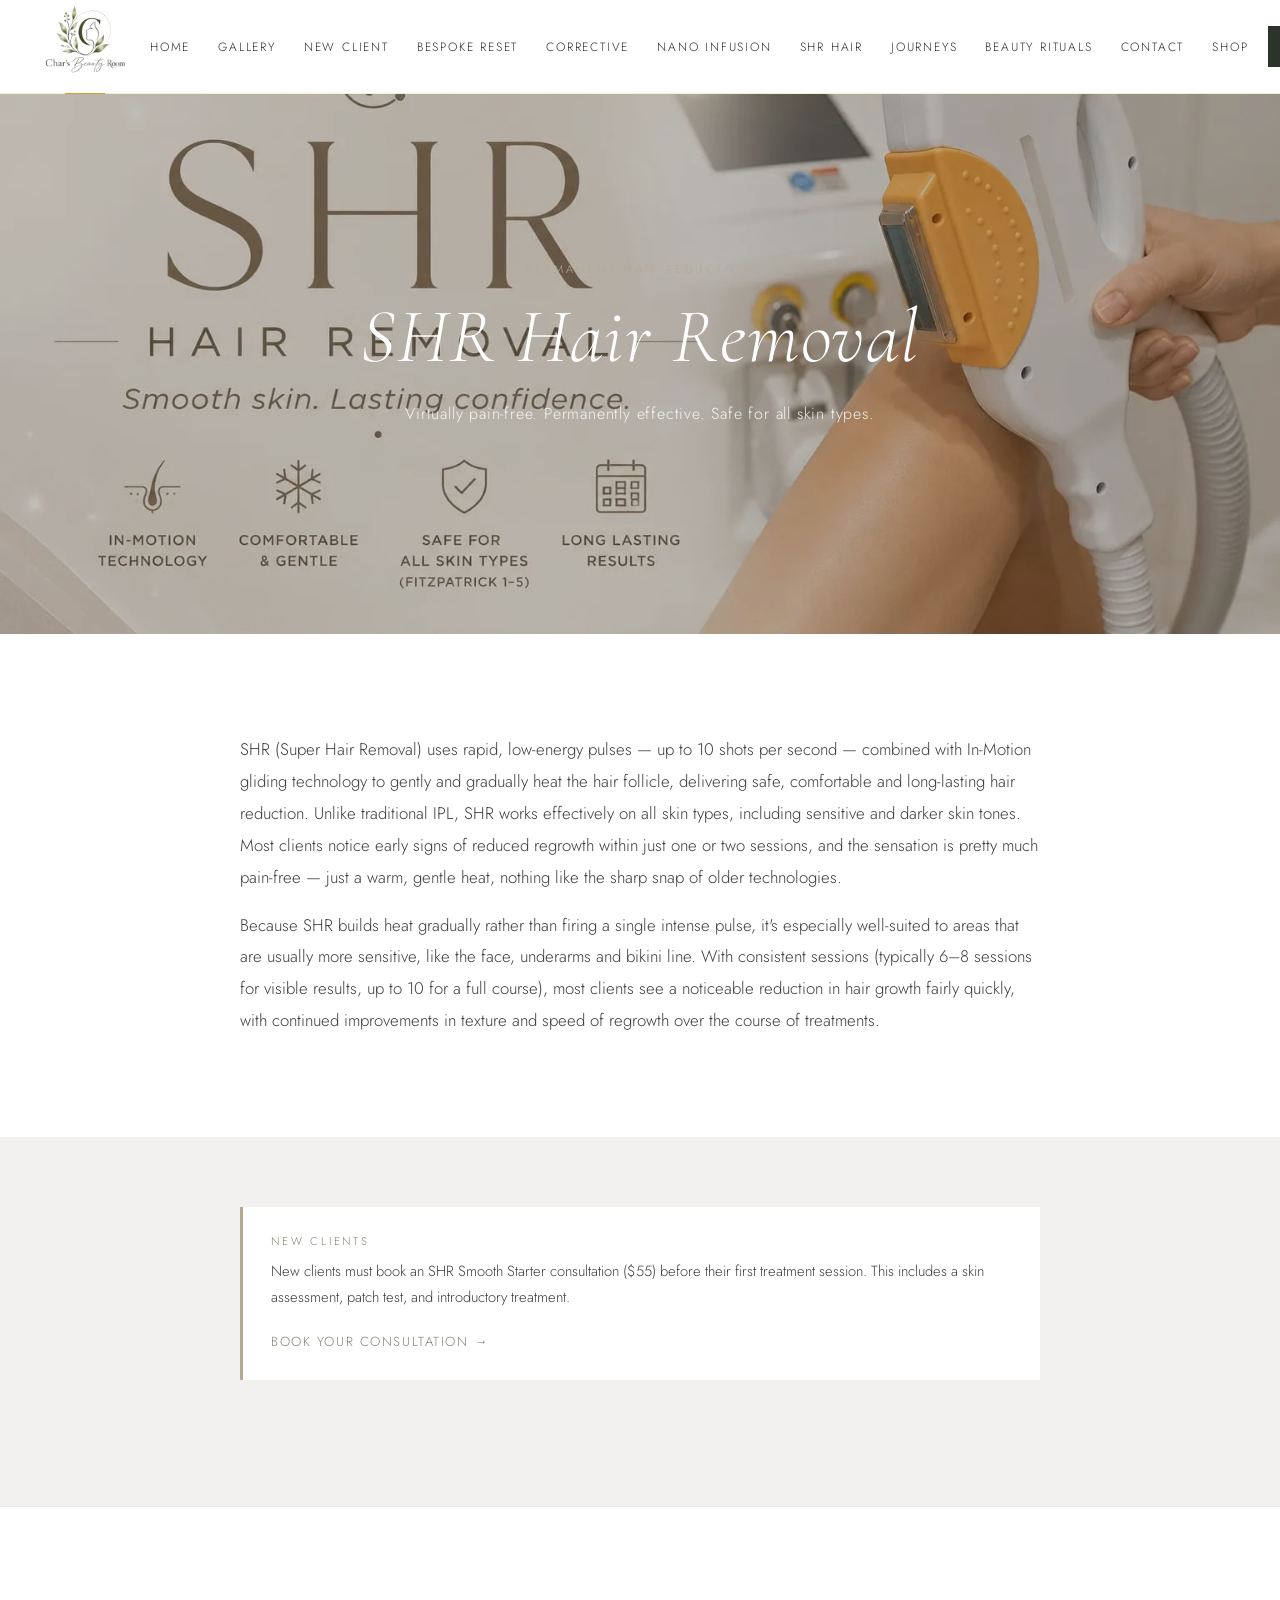
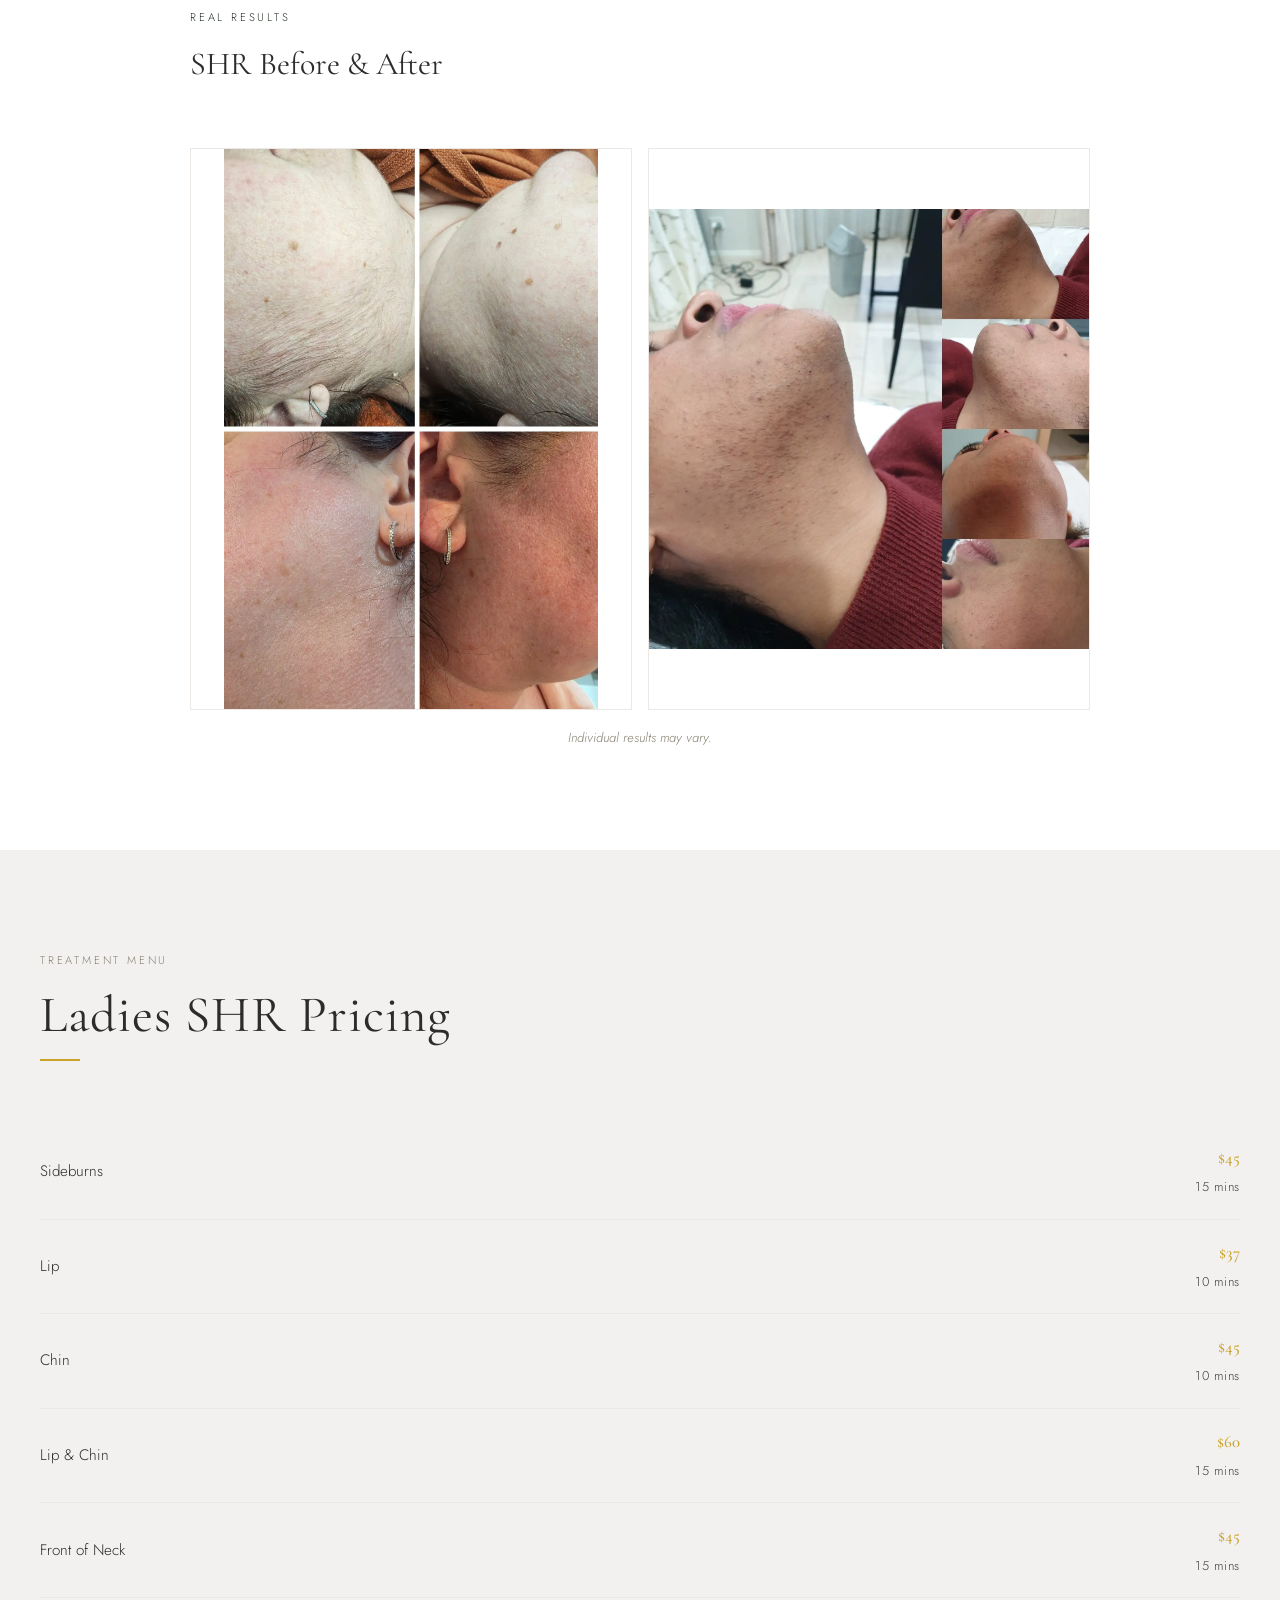
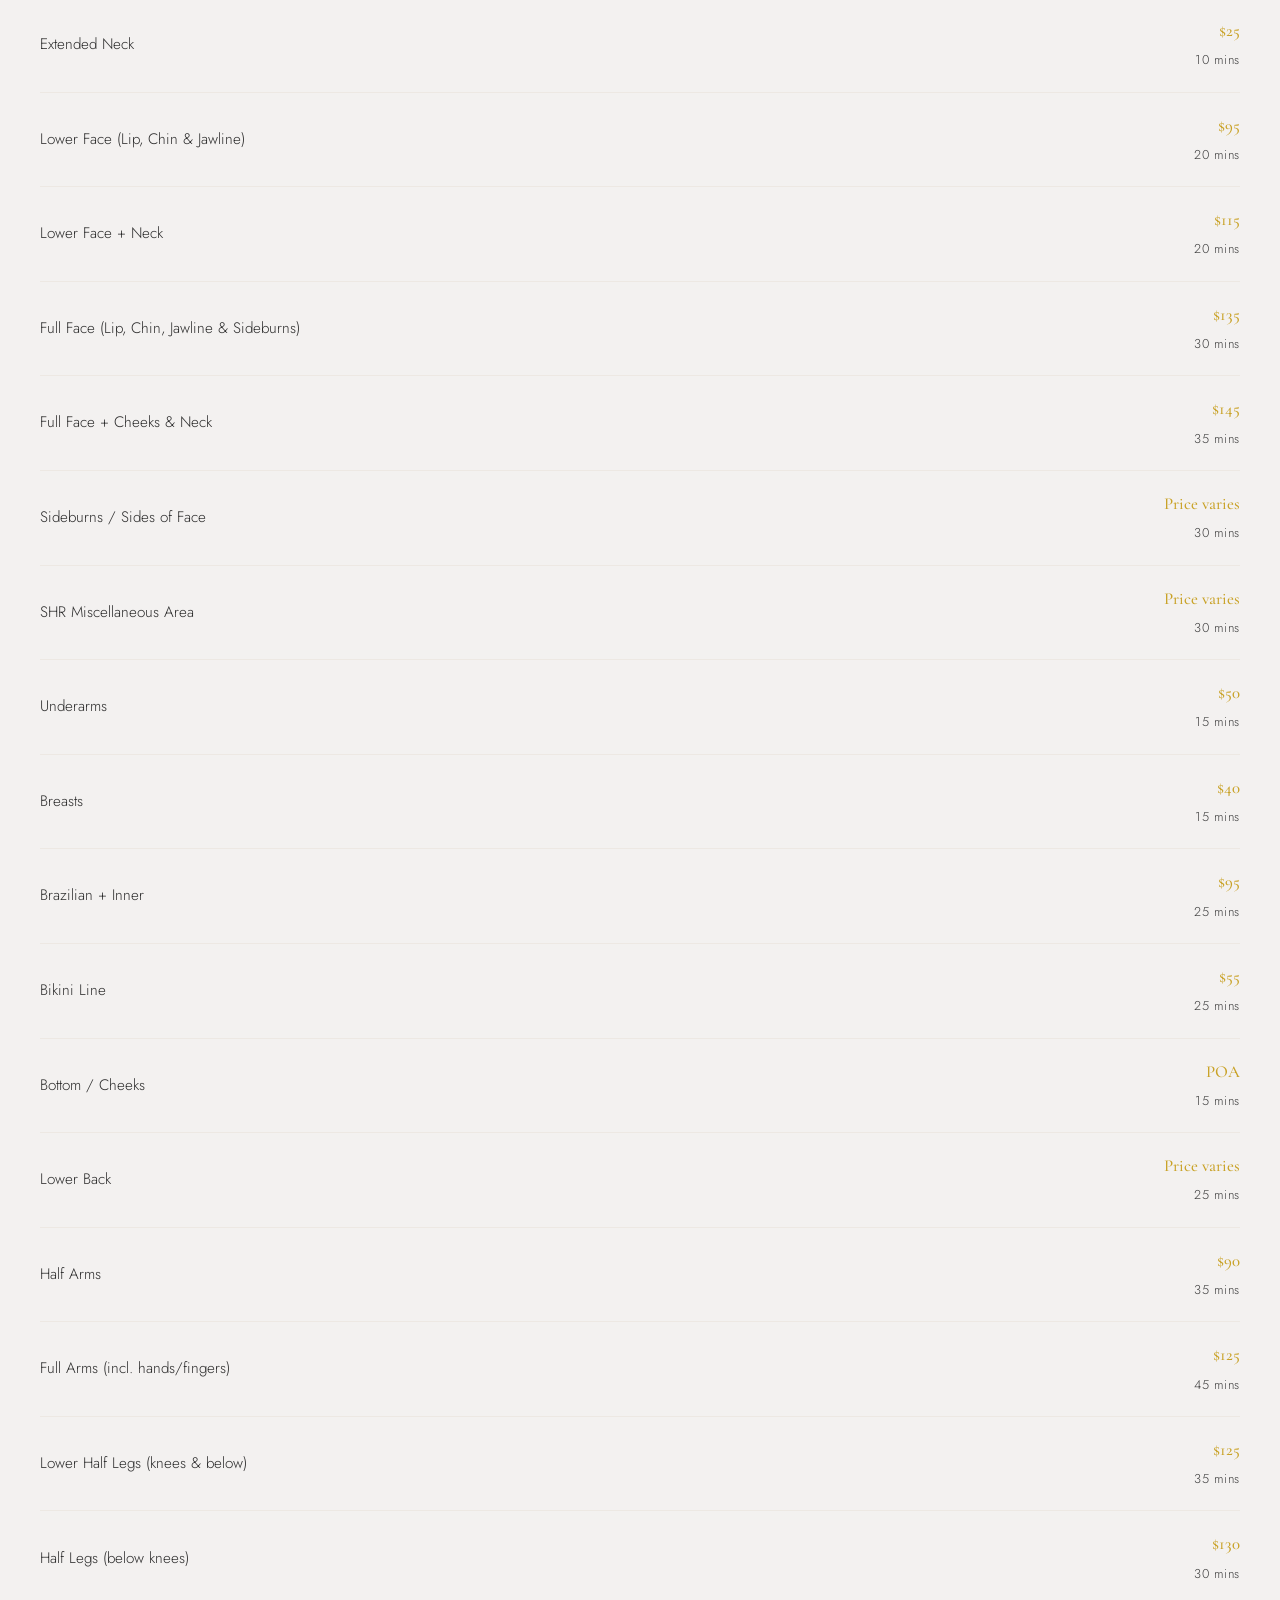
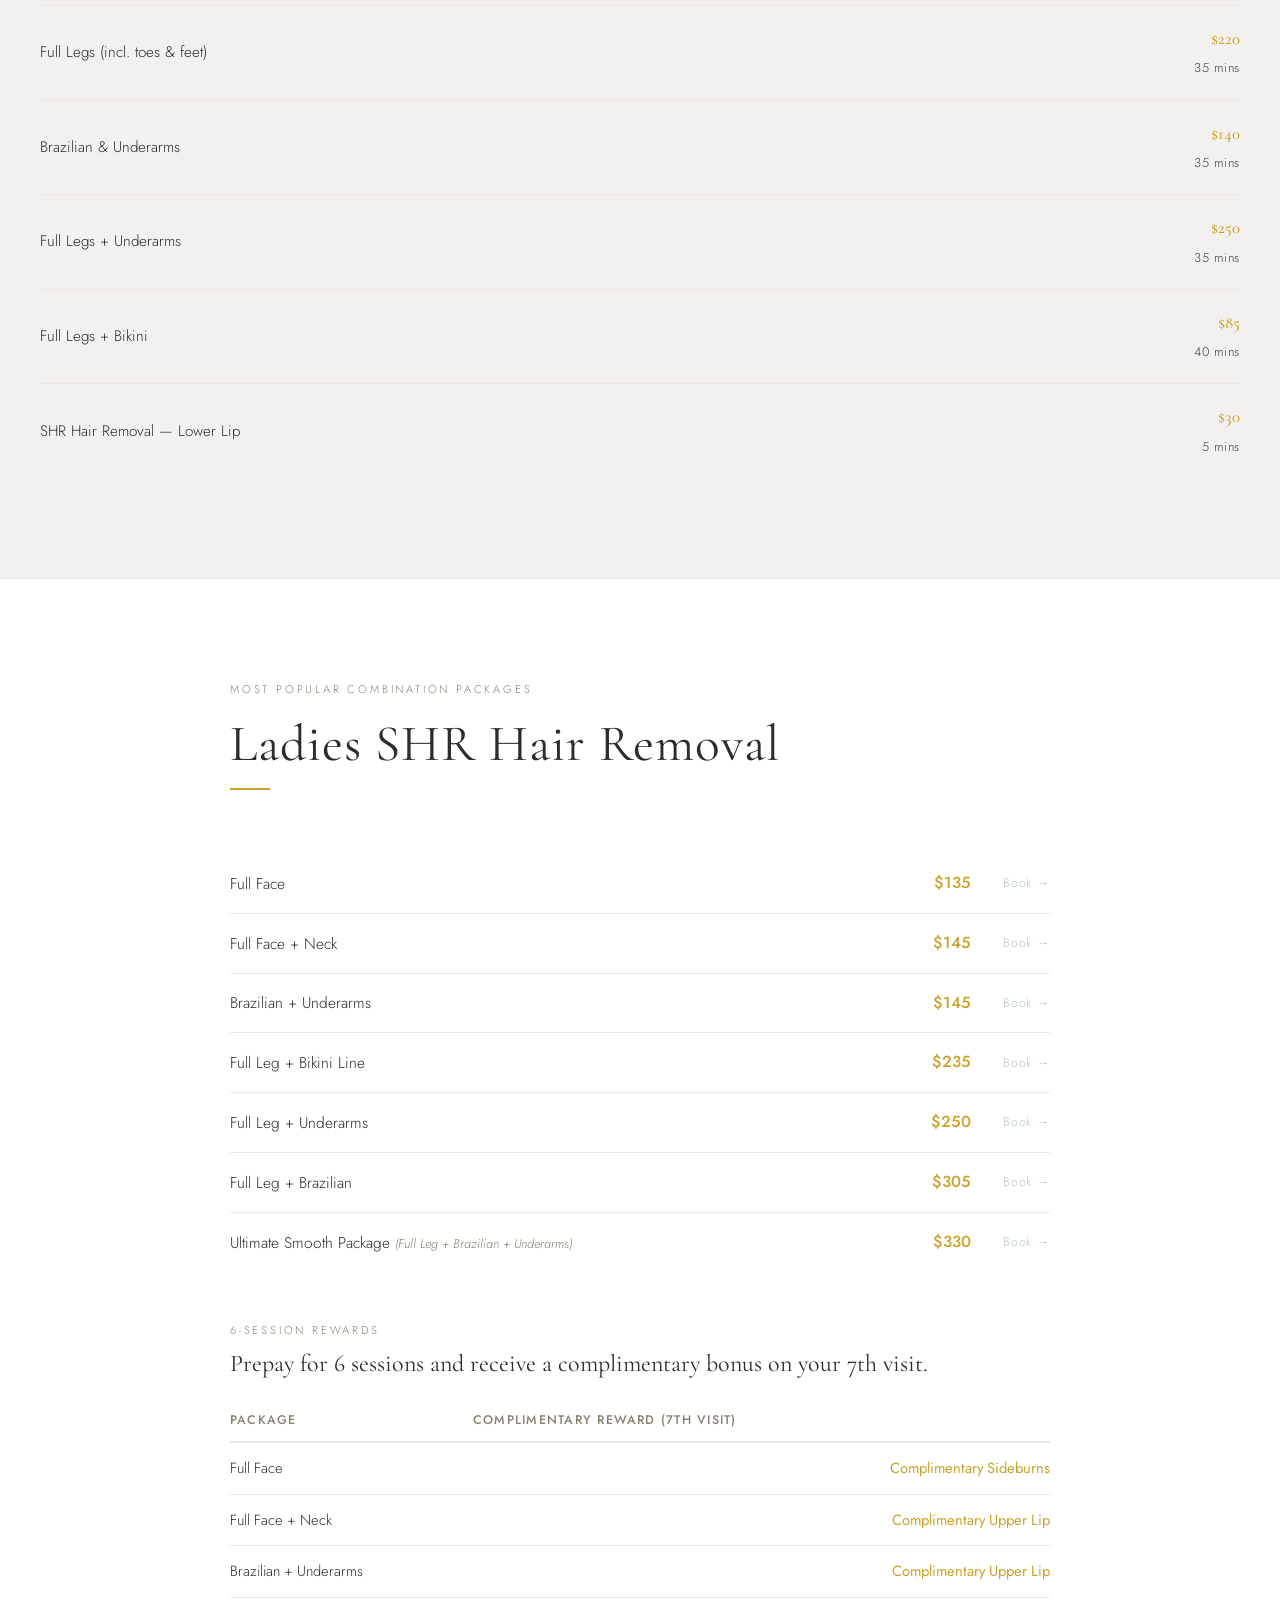
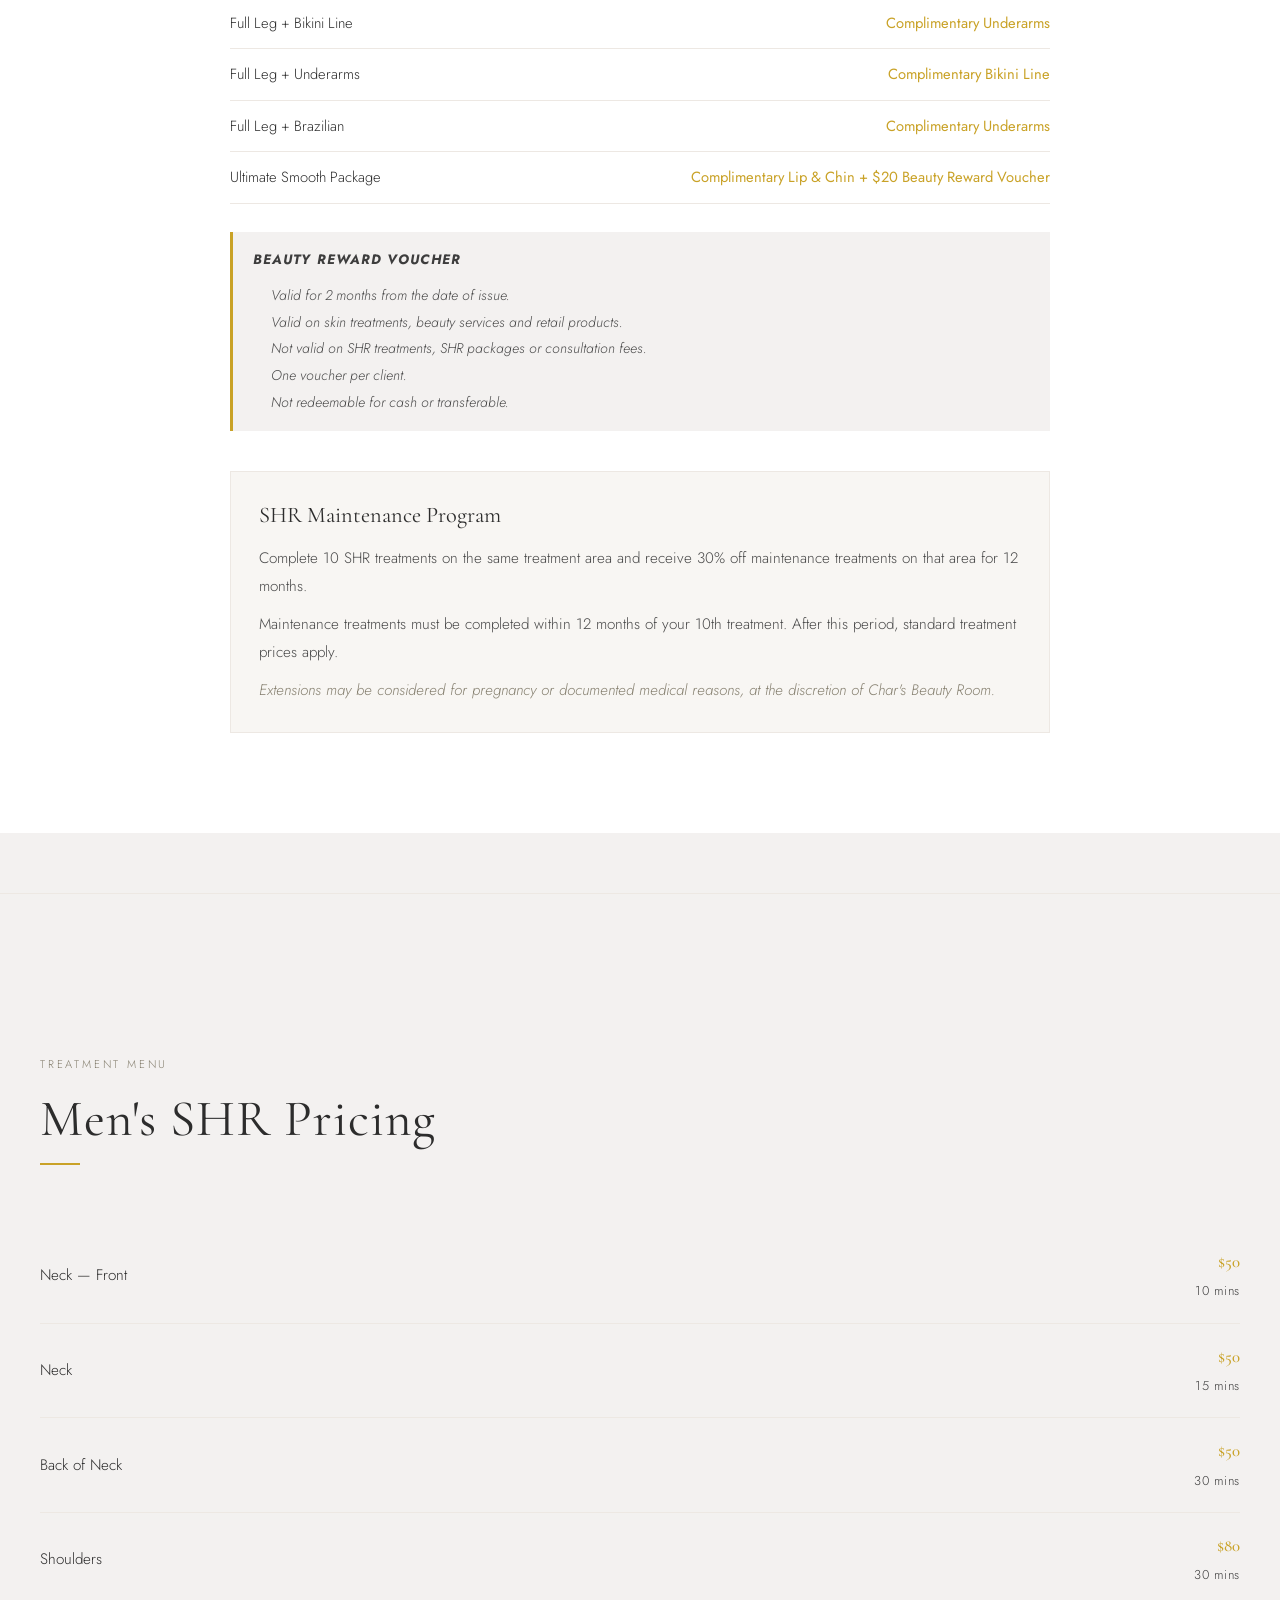
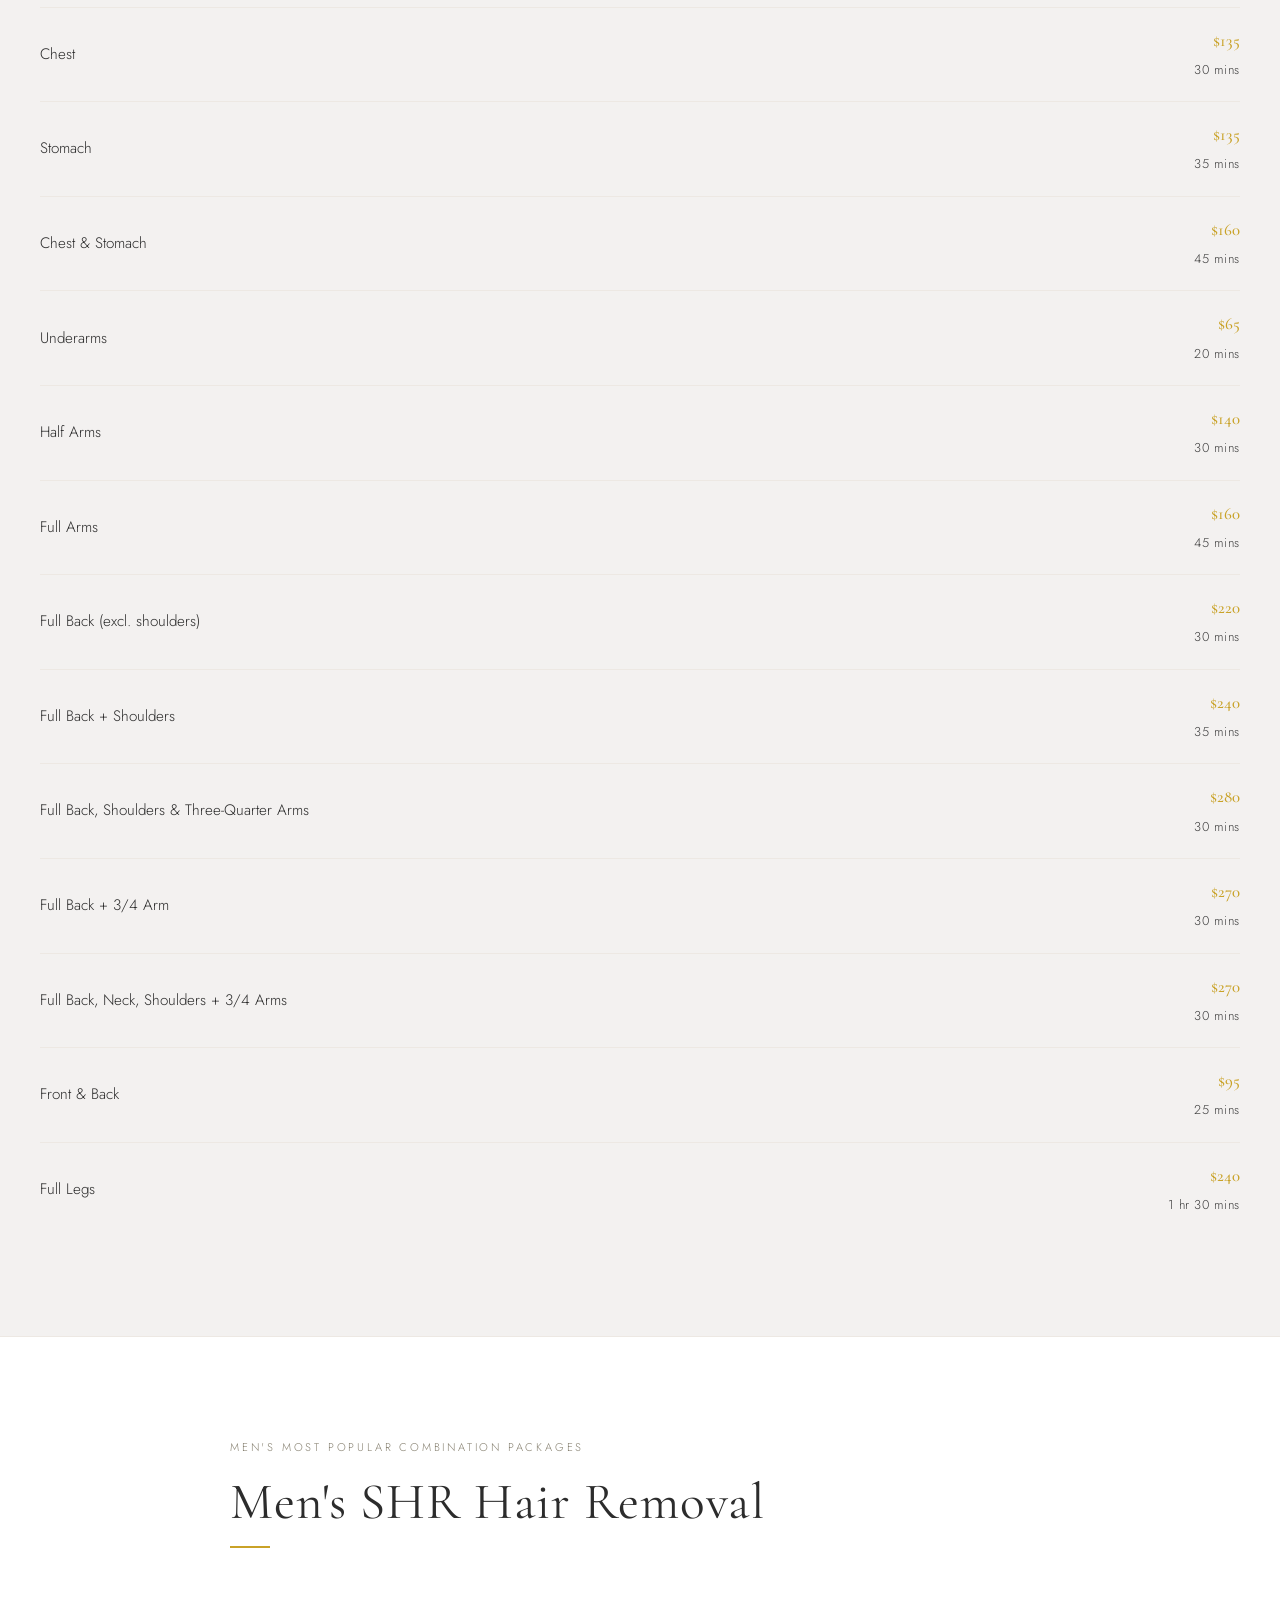
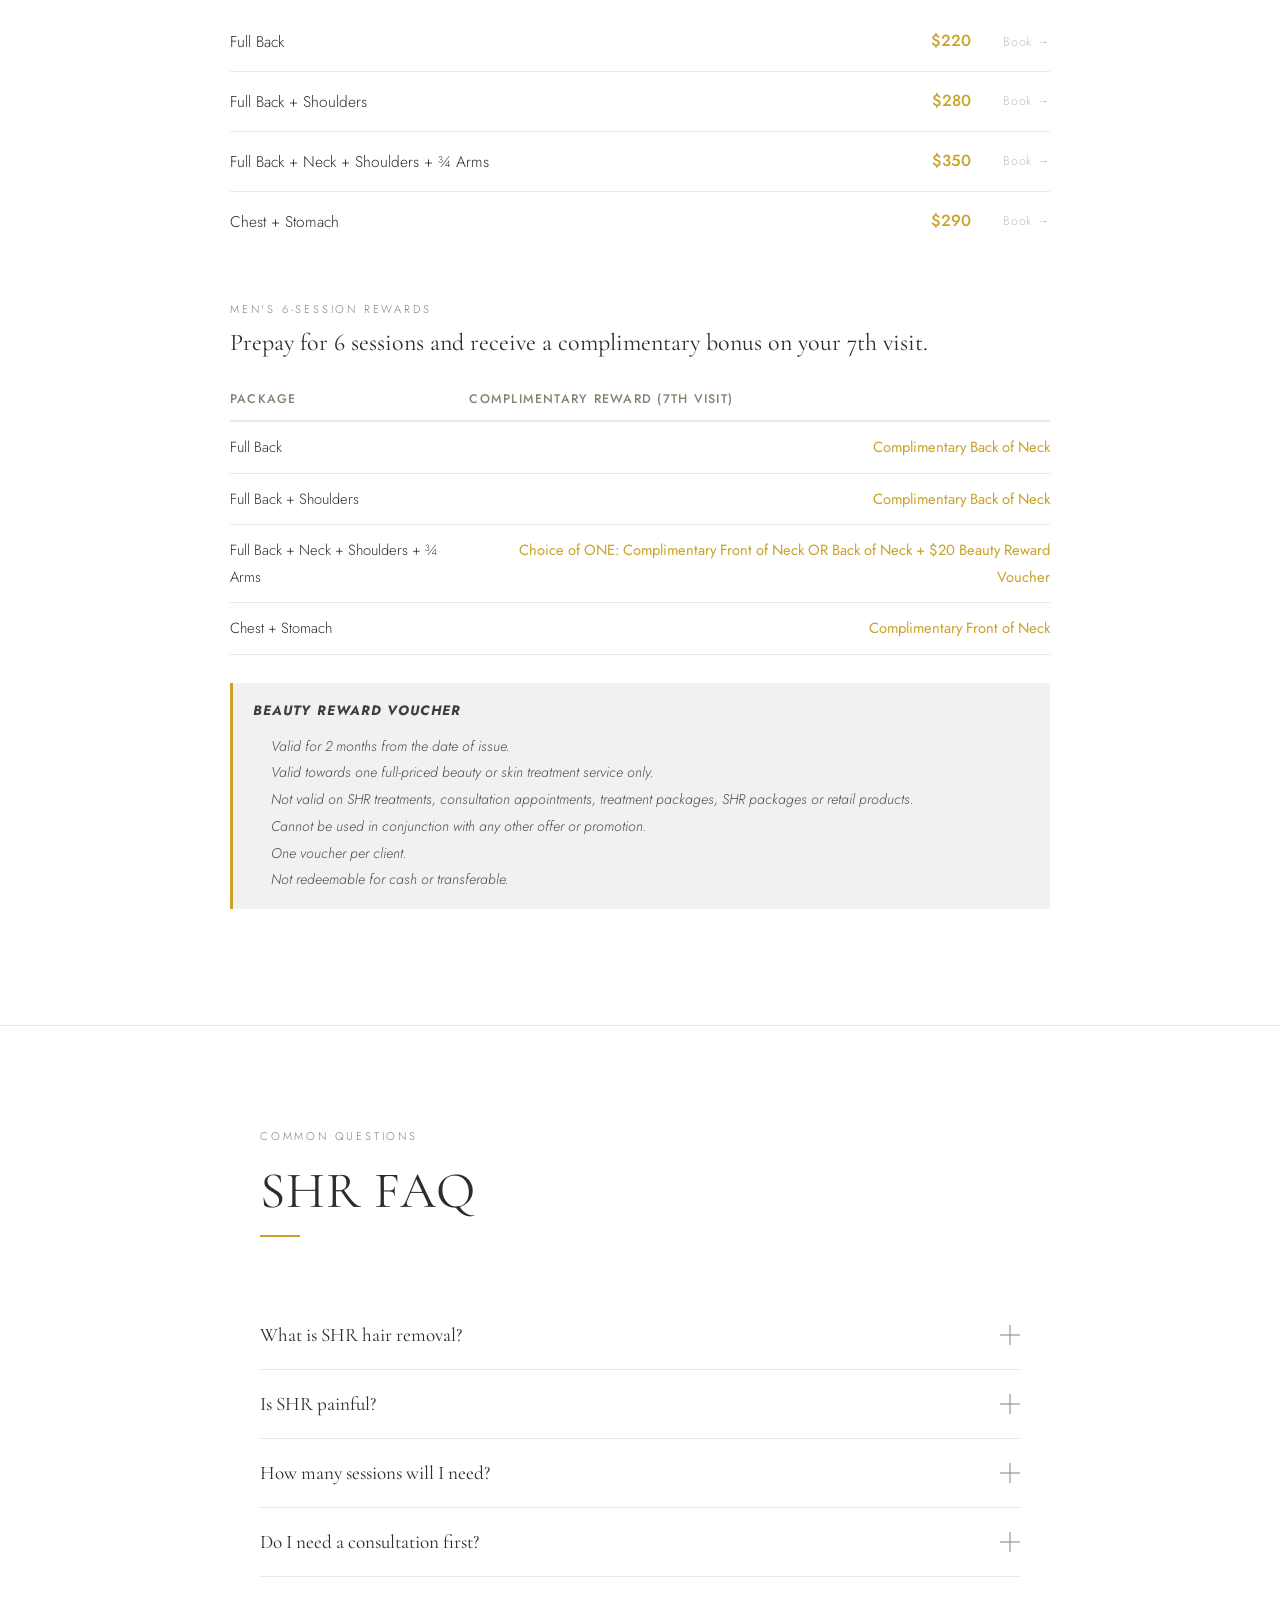
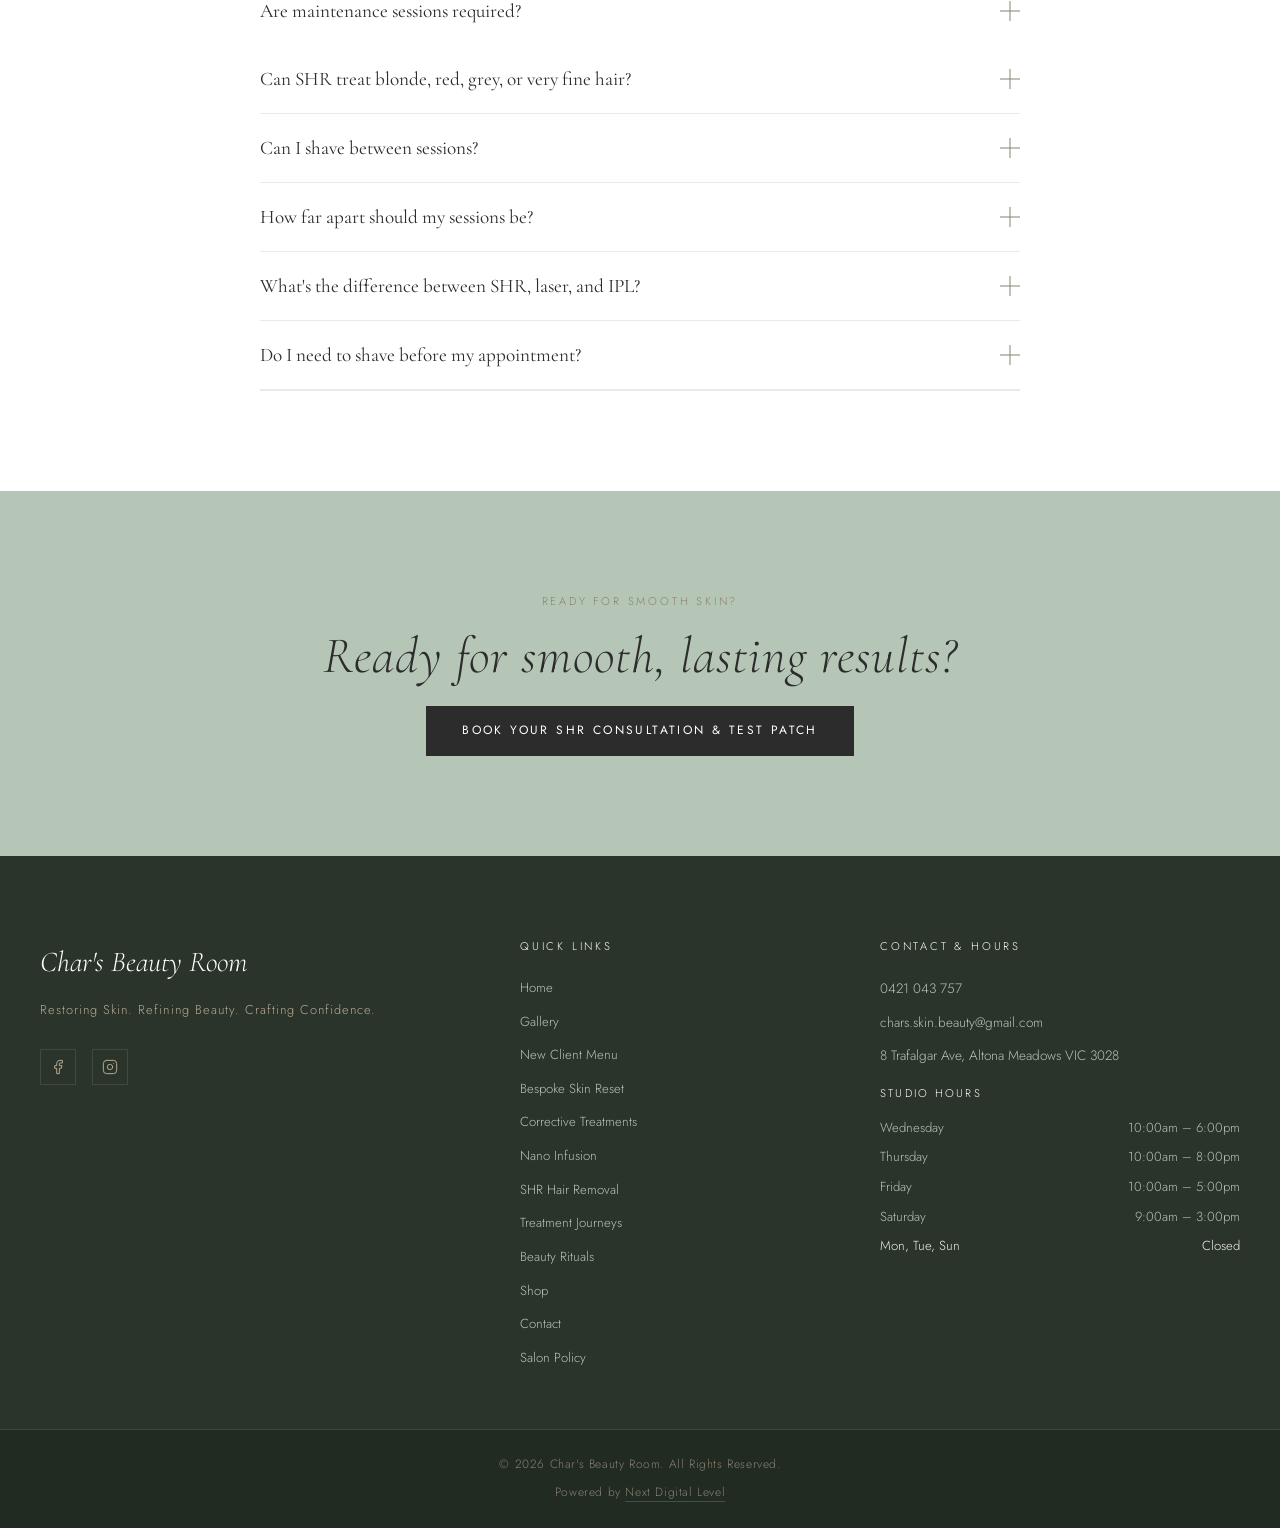
<file: shr-hair-removal.html>
<!DOCTYPE html>
<html lang="en">
<head>
  <meta charset="UTF-8">
  <script>(function(){var p=location.pathname;if(p.slice(-5)===".html"){history.replaceState(null,"",p==="/index.html"?"/":p.slice(0,-5)+location.search+location.hash)}})();</script>
  <meta name="viewport" content="width=device-width, initial-scale=1.0">
  <meta name="description" content="SHR Hair Removal at Char's Beauty Room — virtually pain-free, permanent hair reduction for all skin types. Ladies and Men's SHR. Altona Meadows, Melbourne.">
  <title>SHR Hair Removal | Char's Beauty Room</title>
  <link rel="stylesheet" href="css/style.css">
  <link rel="icon" type="image/webp" href="images/LOGO.webp">
  <link rel="apple-touch-icon" href="images/LOGO.webp">
</head>
<body>

  <!-- NAVIGATION -->
  <nav class="site-nav" role="navigation" aria-label="Main navigation">
    <div class="nav-inner">
      <a href="/" class="nav-logo"><img src="images/LOGO.webp" alt="Char's Beauty Room" class="nav-logo-img"><span class="nav-logo-accent" aria-hidden="true"></span></a>
      <ul class="nav-links" role="list">
        <li><a href="/">Home</a></li>
        <li><a href="gallery">Gallery</a></li>
        <li><a href="new-client-menu">New Client</a></li>
        <li><a href="bespoke-skin-reset">Bespoke Reset</a></li>
        <li><a href="corrective-treatments">Corrective</a></li>
        <li><a href="nano-infusion">Nano Infusion</a></li>
        <li><a href="shr-hair-removal">SHR Hair</a></li>
        <li><a href="treatment-journeys">Journeys</a></li>
        <li><a href="beauty-rituals">Beauty Rituals</a></li>
        <li><a href="contact">Contact</a></li>
        <li><a href="shop">Shop</a></li>
      </ul>
      <div class="nav-right">
        <a href="https://charsbeautyroom.square.site/s/appointments" target="_blank" rel="noopener" class="btn-book-nav">Book Now</a>
        <button class="hamburger" id="hamburger" aria-label="Open menu" aria-expanded="false">
          <span></span><span></span><span></span>
        </button>
      </div>
    </div>
    <div class="nav-mobile" id="mobileNav">
      <a href="/">Home</a>
      <a href="gallery">Gallery</a>
      <a href="new-client-menu">New Client</a>
      <a href="bespoke-skin-reset">Bespoke Reset</a>
      <a href="corrective-treatments">Corrective</a>
      <a href="nano-infusion">Nano Infusion</a>
      <a href="shr-hair-removal">SHR Hair Removal</a>
      <a href="treatment-journeys">Treatment Journeys</a>
      <a href="beauty-rituals">Beauty Rituals</a>
      <a href="shop">Shop</a>
      <a href="contact">Contact</a>
      <a href="salon-policy">Salon Policy</a>
      <a href="https://charsbeautyroom.square.site/s/appointments" target="_blank" rel="noopener" class="btn-book-mobile">Book Now</a>
    </div>
  </nav>

  <!-- HERO -->
  <section class="hero hero-short">
    <!-- TODO: Replace with images/shr-heroo-new.webp when provided by Charmayne -->
    <div class="hero-bg" style="background-image: url('images/shr-heroo-new.webp'), url('images/shr-hair-removal.webp'); background-color: #EDE8E3;"></div>
    <div class="hero-overlay"></div>
    <div class="hero-content">
      <span class="eyebrow fade-1">Permanent Hair Reduction</span>
      <h1 class="fade-2">SHR Hair Removal</h1>
      <p class="hero-sub fade-3">Virtually pain-free. Permanently effective. Safe for all skin types.</p>
    </div>
  </section>

  <!-- INTRO -->
  <section class="section section-white">
    <div class="section-inner" style="max-width:800px;">
      <p class="reveal" style="font-size:1.05rem;line-height:1.9;">SHR (Super Hair Removal) uses rapid, low-energy pulses — up to 10 shots per second — combined with In-Motion gliding technology to gently and gradually heat the hair follicle, delivering safe, comfortable and long-lasting hair reduction. Unlike traditional IPL, SHR works effectively on all skin types, including sensitive and darker skin tones. Most clients notice early signs of reduced regrowth within just one or two sessions, and the sensation is pretty much pain-free — just a warm, gentle heat, nothing like the sharp snap of older technologies.</p>
      <p class="reveal" style="font-size:1.05rem;line-height:1.9;margin-top:16px;">Because SHR builds heat gradually rather than firing a single intense pulse, it's especially well-suited to areas that are usually more sensitive, like the face, underarms and bikini line. With consistent sessions (typically 6–8 sessions for visible results, up to 10 for a full course), most clients see a noticeable reduction in hair growth fairly quickly, with continued improvements in texture and speed of regrowth over the course of treatments.</p>
    </div>
  </section>

  <!-- NOTE BOX -->
  <section class="section-sm section-linen">
    <div class="section-inner" style="max-width:800px;">
      <div class="note-box reveal">
        <span class="eyebrow">New Clients</span>
        <p>New clients must book an SHR Smooth Starter consultation ($55) before their first treatment session. This includes a skin assessment, patch test, and introductory treatment.</p>
        <a href="https://charsbeautyroom.square.site/s/appointments" target="_blank" rel="noopener">Book Your Consultation &rarr;</a>
      </div>
    </div>
  </section>

  <hr class="section-divider">


  <!-- REAL RESULTS -->
  <section class="section section-white">
    <div class="section-inner" style="max-width:900px;">
      <div class="section-header reveal">
        <span class="eyebrow subpage-eyebrow">Real Results</span>
        <h3 style="font-family:'Cormorant Garamond',serif;font-weight:400;font-size:2rem;color:#2C2C2C;margin:8px 0 0;">SHR Before &amp; After</h3>
      </div>
      <div class="shr-ba-grid reveal">
        <a href="images/ba1-shr.webp" target="_blank" rel="noopener" class="shr-ba-item">
          <img src="images/ba1-shr.webp" alt="SHR hair removal before and after result 1" loading="lazy" onerror="this.style.display='none'">
        </a>
        <a href="images/ba-shr.webp" target="_blank" rel="noopener" class="shr-ba-item">
          <img src="images/ba-shr.webp" alt="SHR hair removal before and after result 2" loading="lazy" onerror="this.style.display='none'">
        </a>
      </div>
      <p class="reveal" style="font-size:0.82rem;color:#878171;font-style:italic;margin-top:16px;text-align:center;">Individual results may vary.</p>
    </div>
  </section>

  <!-- LADIES SHR INDIVIDUAL PRICING -->
  <section class="section section-linen">
    <div class="section-inner">
      <div class="section-header reveal">
        <span class="eyebrow">Treatment Menu</span>
        <h2>Ladies SHR Pricing</h2>
      </div>
      <table class="price-table">
        <tbody>
          <tr><td>Sideburns</td><td><span class="td-price">$45</span><br><span class="td-dur">15 mins</span></td></tr>
          <tr><td>Lip</td><td><span class="td-price">$37</span><br><span class="td-dur">10 mins</span></td></tr>
          <tr><td>Chin</td><td><span class="td-price">$45</span><br><span class="td-dur">10 mins</span></td></tr>
          <tr><td>Lip &amp; Chin</td><td><span class="td-price">$60</span><br><span class="td-dur">15 mins</span></td></tr>
          <tr><td>Front of Neck</td><td><span class="td-price">$45</span><br><span class="td-dur">15 mins</span></td></tr>
          <tr><td>Extended Neck</td><td><span class="td-price">$25</span><br><span class="td-dur">10 mins</span></td></tr>
          <tr><td>Lower Face (Lip, Chin &amp; Jawline)</td><td><span class="td-price">$95</span><br><span class="td-dur">20 mins</span></td></tr>
          <tr><td>Lower Face + Neck</td><td><span class="td-price">$115</span><br><span class="td-dur">20 mins</span></td></tr>
          <tr><td>Full Face (Lip, Chin, Jawline &amp; Sideburns)</td><td><span class="td-price">$135</span><br><span class="td-dur">30 mins</span></td></tr>
          <tr><td>Full Face + Cheeks &amp; Neck</td><td><span class="td-price">$145</span><br><span class="td-dur">35 mins</span></td></tr>
          <tr><td>Sideburns / Sides of Face</td><td><span class="td-price">Price varies</span><br><span class="td-dur">30 mins</span></td></tr>
          <tr><td>SHR Miscellaneous Area</td><td><span class="td-price">Price varies</span><br><span class="td-dur">30 mins</span></td></tr>
          <tr><td>Underarms</td><td><span class="td-price">$50</span><br><span class="td-dur">15 mins</span></td></tr>
          <tr><td>Breasts</td><td><span class="td-price">$40</span><br><span class="td-dur">15 mins</span></td></tr>
          <tr><td>Brazilian + Inner</td><td><span class="td-price">$95</span><br><span class="td-dur">25 mins</span></td></tr>
          <tr><td>Bikini Line</td><td><span class="td-price">$55</span><br><span class="td-dur">25 mins</span></td></tr>
          <tr><td>Bottom / Cheeks</td><td><span class="td-price">POA</span><br><span class="td-dur">15 mins</span></td></tr>
          <tr><td>Lower Back</td><td><span class="td-price">Price varies</span><br><span class="td-dur">25 mins</span></td></tr>
          <tr><td>Half Arms</td><td><span class="td-price">$90</span><br><span class="td-dur">35 mins</span></td></tr>
          <tr><td>Full Arms (incl. hands/fingers)</td><td><span class="td-price">$125</span><br><span class="td-dur">45 mins</span></td></tr>
          <tr><td>Lower Half Legs (knees &amp; below)</td><td><span class="td-price">$125</span><br><span class="td-dur">35 mins</span></td></tr>
          <tr><td>Half Legs (below knees)</td><td><span class="td-price">$130</span><br><span class="td-dur">30 mins</span></td></tr>
          <tr><td>Full Legs (incl. toes &amp; feet)</td><td><span class="td-price">$220</span><br><span class="td-dur">35 mins</span></td></tr>
          <tr><td>Brazilian &amp; Underarms</td><td><span class="td-price">$140</span><br><span class="td-dur">35 mins</span></td></tr>
          <tr><td>Full Legs + Underarms</td><td><span class="td-price">$250</span><br><span class="td-dur">35 mins</span></td></tr>
          <tr><td>Full Legs + Bikini</td><td><span class="td-price">$85</span><br><span class="td-dur">40 mins</span></td></tr>
          <tr><td>SHR Hair Removal — Lower Lip</td><td><span class="td-price">$30</span><br><span class="td-dur">5 mins</span></td></tr>
        </tbody>
      </table>
    </div>
  </section>

  <hr class="section-divider">

  <!-- LADIES SHR PACKAGES -->
  <section class="section section-white">
    <div class="section-inner" style="max-width:820px;">
      <div class="section-header reveal">
        <span class="eyebrow">Most Popular Combination Packages</span>
        <h2>Ladies SHR Hair Removal</h2>
      </div>

      <div class="shr-combo-list reveal">
        <div class="shr-combo-row">
          <span class="shr-combo-name">Full Face</span>
          <span class="shr-combo-price">$135</span>
          <a href="https://charsbeautyroom.square.site/s/appointments" target="_blank" rel="noopener" class="shr-combo-book">Book &rarr;</a>
        </div>
        <div class="shr-combo-row">
          <span class="shr-combo-name">Full Face + Neck</span>
          <span class="shr-combo-price">$145</span>
          <a href="https://charsbeautyroom.square.site/s/appointments" target="_blank" rel="noopener" class="shr-combo-book">Book &rarr;</a>
        </div>
        <div class="shr-combo-row">
          <span class="shr-combo-name">Brazilian + Underarms</span>
          <span class="shr-combo-price">$145</span>
          <a href="https://charsbeautyroom.square.site/s/appointments" target="_blank" rel="noopener" class="shr-combo-book">Book &rarr;</a>
        </div>
        <div class="shr-combo-row">
          <span class="shr-combo-name">Full Leg + Bikini Line</span>
          <span class="shr-combo-price">$235</span>
          <a href="https://charsbeautyroom.square.site/s/appointments" target="_blank" rel="noopener" class="shr-combo-book">Book &rarr;</a>
        </div>
        <div class="shr-combo-row">
          <span class="shr-combo-name">Full Leg + Underarms</span>
          <span class="shr-combo-price">$250</span>
          <a href="https://charsbeautyroom.square.site/s/appointments" target="_blank" rel="noopener" class="shr-combo-book">Book &rarr;</a>
        </div>
        <div class="shr-combo-row">
          <span class="shr-combo-name">Full Leg + Brazilian</span>
          <span class="shr-combo-price">$305</span>
          <a href="https://charsbeautyroom.square.site/s/appointments" target="_blank" rel="noopener" class="shr-combo-book">Book &rarr;</a>
        </div>
        <div class="shr-combo-row">
          <span class="shr-combo-name">Ultimate Smooth Package <span style="font-size:0.82em;color:#878171;font-style:italic;">(Full Leg + Brazilian + Underarms)</span></span>
          <span class="shr-combo-price">$330</span>
          <a href="https://charsbeautyroom.square.site/s/appointments" target="_blank" rel="noopener" class="shr-combo-book">Book &rarr;</a>
        </div>
      </div>

      <!-- 6-Session Rewards -->
      <div style="margin-top:48px;">
        <span class="eyebrow reveal" style="display:block;margin-bottom:8px;">6-Session Rewards</span>
        <h3 class="reveal" style="font-family:'Cormorant Garamond',serif;font-weight:400;font-size:1.5rem;color:#2C2C2C;margin-bottom:20px;">Prepay for 6 sessions and receive a complimentary bonus on your 7th visit.</h3>
        <table class="price-table-clean reveal" style="width:100%;">
          <thead>
            <tr style="border-bottom:2px solid #EDE8E3;">
              <th style="text-align:left;font-family:'Jost',sans-serif;font-weight:500;font-size:0.78rem;letter-spacing:0.1em;text-transform:uppercase;color:#878171;padding:10px 0;">Package</th>
              <th style="text-align:left;font-family:'Jost',sans-serif;font-weight:500;font-size:0.78rem;letter-spacing:0.1em;text-transform:uppercase;color:#878171;padding:10px 0;">Complimentary Reward (7th Visit)</th>
            </tr>
          </thead>
          <tbody>
            <tr><td>Full Face</td><td>Complimentary Sideburns</td></tr>
            <tr><td>Full Face + Neck</td><td>Complimentary Upper Lip</td></tr>
            <tr><td>Brazilian + Underarms</td><td>Complimentary Upper Lip</td></tr>
            <tr><td>Full Leg + Bikini Line</td><td>Complimentary Underarms</td></tr>
            <tr><td>Full Leg + Underarms</td><td>Complimentary Bikini Line</td></tr>
            <tr><td>Full Leg + Brazilian</td><td>Complimentary Underarms</td></tr>
            <tr><td>Ultimate Smooth Package</td><td>Complimentary Lip &amp; Chin + $20 Beauty Reward Voucher</td></tr>
          </tbody>
        </table>
      </div>

      <!-- Beauty Reward Voucher -->
      <div class="treatment-note-box reveal" style="margin-top:28px;border-left:3px solid #C9A227;">
        <strong style="font-family:'Jost',sans-serif;font-size:0.85rem;letter-spacing:0.08em;text-transform:uppercase;">Beauty Reward Voucher</strong>
        <ul style="margin:10px 0 0;padding-left:18px;font-size:0.88rem;line-height:1.9;color:#4A4A4A;">
          <li>Valid for 2 months from the date of issue.</li>
          <li>Valid on skin treatments, beauty services and retail products.</li>
          <li>Not valid on SHR treatments, SHR packages or consultation fees.</li>
          <li>One voucher per client.</li>
          <li>Not redeemable for cash or transferable.</li>
        </ul>
      </div>

      <!-- SHR Maintenance Program -->
      <div class="reveal" style="margin-top:40px;padding:28px;background:#F8F6F3;border:1px solid #EDE8E3;">
        <h3 style="font-family:'Cormorant Garamond',serif;font-weight:400;font-size:1.4rem;color:#2C2C2C;margin:0 0 14px;">SHR Maintenance Program</h3>
        <p style="font-size:0.95rem;line-height:1.85;color:#4A4A4A;margin:0 0 10px;">Complete 10 SHR treatments on the same treatment area and receive 30% off maintenance treatments on that area for 12 months.</p>
        <p style="font-size:0.95rem;line-height:1.85;color:#4A4A4A;margin:0 0 10px;">Maintenance treatments must be completed within 12 months of your 10th treatment. After this period, standard treatment prices apply.</p>
        <p style="font-size:0.95rem;line-height:1.85;color:#878171;margin:0;font-style:italic;">Extensions may be considered for pregnancy or documented medical reasons, at the discretion of Char's Beauty Room.</p>
      </div>

    </div>
  </section>

  <hr class="section-divider" style="margin:60px 0;">

  <!-- MEN'S SHR INDIVIDUAL PRICING -->
  <section class="section section-linen">
    <div class="section-inner">
      <div class="section-header reveal">
        <span class="eyebrow">Treatment Menu</span>
        <h2>Men's SHR Pricing</h2>
      </div>
      <table class="price-table">
        <tbody>
          <tr><td>Neck — Front</td><td><span class="td-price">$50</span><br><span class="td-dur">10 mins</span></td></tr>
          <tr><td>Neck</td><td><span class="td-price">$50</span><br><span class="td-dur">15 mins</span></td></tr>
          <tr><td>Back of Neck</td><td><span class="td-price">$50</span><br><span class="td-dur">30 mins</span></td></tr>
          <tr><td>Shoulders</td><td><span class="td-price">$80</span><br><span class="td-dur">30 mins</span></td></tr>
          <tr><td>Chest</td><td><span class="td-price">$135</span><br><span class="td-dur">30 mins</span></td></tr>
          <tr><td>Stomach</td><td><span class="td-price">$135</span><br><span class="td-dur">35 mins</span></td></tr>
          <tr><td>Chest &amp; Stomach</td><td><span class="td-price">$160</span><br><span class="td-dur">45 mins</span></td></tr>
          <tr><td>Underarms</td><td><span class="td-price">$65</span><br><span class="td-dur">20 mins</span></td></tr>
          <tr><td>Half Arms</td><td><span class="td-price">$140</span><br><span class="td-dur">30 mins</span></td></tr>
          <tr><td>Full Arms</td><td><span class="td-price">$160</span><br><span class="td-dur">45 mins</span></td></tr>
          <tr><td>Full Back (excl. shoulders)</td><td><span class="td-price">$220</span><br><span class="td-dur">30 mins</span></td></tr>
          <tr><td>Full Back + Shoulders</td><td><span class="td-price">$240</span><br><span class="td-dur">35 mins</span></td></tr>
          <tr><td>Full Back, Shoulders &amp; Three-Quarter Arms</td><td><span class="td-price">$280</span><br><span class="td-dur">30 mins</span></td></tr>
          <tr><td>Full Back + 3/4 Arm</td><td><span class="td-price">$270</span><br><span class="td-dur">30 mins</span></td></tr>
          <tr><td>Full Back, Neck, Shoulders + 3/4 Arms</td><td><span class="td-price">$270</span><br><span class="td-dur">30 mins</span></td></tr>
          <tr><td>Front &amp; Back</td><td><span class="td-price">$95</span><br><span class="td-dur">25 mins</span></td></tr>
          <tr><td>Full Legs</td><td><span class="td-price">$240</span><br><span class="td-dur">1 hr 30 mins</span></td></tr>
        </tbody>
      </table>
    </div>
  </section>

  <hr class="section-divider">

  <!-- MEN'S SHR PACKAGES -->
  <section class="section section-white">
    <div class="section-inner" style="max-width:820px;">
      <div class="section-header reveal">
        <span class="eyebrow">Men's Most Popular Combination Packages</span>
        <h2>Men's SHR Hair Removal</h2>
      </div>

      <div class="shr-combo-list reveal">
        <div class="shr-combo-row">
          <span class="shr-combo-name">Full Back</span>
          <span class="shr-combo-price">$220</span>
          <a href="https://charsbeautyroom.square.site/s/appointments" target="_blank" rel="noopener" class="shr-combo-book">Book &rarr;</a>
        </div>
        <div class="shr-combo-row">
          <span class="shr-combo-name">Full Back + Shoulders</span>
          <span class="shr-combo-price">$280</span>
          <a href="https://charsbeautyroom.square.site/s/appointments" target="_blank" rel="noopener" class="shr-combo-book">Book &rarr;</a>
        </div>
        <div class="shr-combo-row">
          <span class="shr-combo-name">Full Back + Neck + Shoulders + &frac34; Arms</span>
          <span class="shr-combo-price">$350</span>
          <a href="https://charsbeautyroom.square.site/s/appointments" target="_blank" rel="noopener" class="shr-combo-book">Book &rarr;</a>
        </div>
        <div class="shr-combo-row">
          <span class="shr-combo-name">Chest + Stomach</span>
          <span class="shr-combo-price">$290</span>
          <a href="https://charsbeautyroom.square.site/s/appointments" target="_blank" rel="noopener" class="shr-combo-book">Book &rarr;</a>
        </div>
      </div>

      <!-- Men's 6-Session Rewards -->
      <div style="margin-top:48px;">
        <span class="eyebrow reveal" style="display:block;margin-bottom:8px;">Men's 6-Session Rewards</span>
        <h3 class="reveal" style="font-family:'Cormorant Garamond',serif;font-weight:400;font-size:1.5rem;color:#2C2C2C;margin-bottom:20px;">Prepay for 6 sessions and receive a complimentary bonus on your 7th visit.</h3>
        <table class="price-table-clean reveal" style="width:100%;">
          <thead>
            <tr style="border-bottom:2px solid #EDE8E3;">
              <th style="text-align:left;font-family:'Jost',sans-serif;font-weight:500;font-size:0.78rem;letter-spacing:0.1em;text-transform:uppercase;color:#878171;padding:10px 0;">Package</th>
              <th style="text-align:left;font-family:'Jost',sans-serif;font-weight:500;font-size:0.78rem;letter-spacing:0.1em;text-transform:uppercase;color:#878171;padding:10px 0;">Complimentary Reward (7th Visit)</th>
            </tr>
          </thead>
          <tbody>
            <tr><td>Full Back</td><td>Complimentary Back of Neck</td></tr>
            <tr><td>Full Back + Shoulders</td><td>Complimentary Back of Neck</td></tr>
            <tr><td>Full Back + Neck + Shoulders + &frac34; Arms</td><td>Choice of ONE: Complimentary Front of Neck OR Back of Neck + $20 Beauty Reward Voucher</td></tr>
            <tr><td>Chest + Stomach</td><td>Complimentary Front of Neck</td></tr>
          </tbody>
        </table>
      </div>

      <!-- Men's Beauty Reward Voucher -->
      <div class="treatment-note-box reveal" style="margin-top:28px;border-left:3px solid #C9A227;">
        <strong style="font-family:'Jost',sans-serif;font-size:0.85rem;letter-spacing:0.08em;text-transform:uppercase;">Beauty Reward Voucher</strong>
        <ul style="margin:10px 0 0;padding-left:18px;font-size:0.88rem;line-height:1.9;color:#4A4A4A;">
          <li>Valid for 2 months from the date of issue.</li>
          <li>Valid towards one full-priced beauty or skin treatment service only.</li>
          <li>Not valid on SHR treatments, consultation appointments, treatment packages, SHR packages or retail products.</li>
          <li>Cannot be used in conjunction with any other offer or promotion.</li>
          <li>One voucher per client.</li>
          <li>Not redeemable for cash or transferable.</li>
        </ul>
      </div>

    </div>
  </section>

  <hr class="section-divider">

  <!-- FAQ -->
  <section class="section section-white">
    <div class="section-inner" style="max-width:760px;">
      <div class="section-header reveal">
        <span class="eyebrow">Common Questions</span>
        <h2>SHR FAQ</h2>
      </div>
      <div class="faq-list">

        <div class="faq-item reveal">
          <button class="faq-question" aria-expanded="false">
            What is SHR hair removal?
            <span class="faq-icon" aria-hidden="true"></span>
          </button>
          <div class="faq-answer" role="region">
            <div class="faq-answer-inner">SHR (Super Hair Removal) is an advanced hair reduction technology using rapid, low-energy pulses and In-Motion gliding to gently heat and disable the hair follicle. It is safer, faster, and more comfortable than traditional IPL or laser.</div>
          </div>
        </div>

        <div class="faq-item reveal">
          <button class="faq-question" aria-expanded="false">
            Is SHR painful?
            <span class="faq-icon" aria-hidden="true"></span>
          </button>
          <div class="faq-answer" role="region">
            <div class="faq-answer-inner">Most clients describe it as warm and comfortable — often compared to a hot stone massage. There are no high-intensity bursts like traditional IPL.</div>
          </div>
        </div>

        <div class="faq-item reveal">
          <button class="faq-question" aria-expanded="false">
            How many sessions will I need?
            <span class="faq-icon" aria-hidden="true"></span>
          </button>
          <div class="faq-answer" role="region">
            <div class="faq-answer-inner">Most clients need 6–10 sessions spaced 4–6 weeks apart for optimal results, depending on the area, hair colour, and individual growth cycle.</div>
          </div>
        </div>

        <div class="faq-item reveal">
          <button class="faq-question" aria-expanded="false">
            Do I need a consultation first?
            <span class="faq-icon" aria-hidden="true"></span>
          </button>
          <div class="faq-answer" role="region">
            <div class="faq-answer-inner">Yes. All new clients must complete an SHR Smooth Starter consultation and patch test before beginning any SHR treatment session.</div>
          </div>
        </div>

        <div class="faq-item reveal">
          <button class="faq-question" aria-expanded="false">
            Are maintenance sessions required?
            <span class="faq-icon" aria-hidden="true"></span>
          </button>
          <div class="faq-answer" role="region">
            <div class="faq-answer-inner">Yes. Maintenance sessions every 6–12 months are recommended after completing your initial course, as the body can develop new follicles over time.</div>
          </div>

        <div class="faq-item reveal">
          <button class="faq-question" aria-expanded="false">
            Can SHR treat blonde, red, grey, or very fine hair?
            <span class="faq-icon" aria-hidden="true"></span>
          </button>
          <div class="faq-answer" role="region">
            <div class="faq-answer-inner">SHR targets melanin (pigment) in the hair follicle, so results depend on how much melanin is present in your hair. Darker hair (black, brown, dark blonde) typically responds better and faster since there's more melanin for the light to target. Lighter hair — such as blonde, red, or very fine hair — can still respond well, but usually needs more sessions to achieve the same results, since there's less melanin present.</div>
          </div>
        </div>

        <div class="faq-item reveal">
          <button class="faq-question" aria-expanded="false">
            Can I shave between sessions?
            <span class="faq-icon" aria-hidden="true"></span>
          </button>
          <div class="faq-answer" role="region">
            <div class="faq-answer-inner">Yes, shaving is completely fine between appointments — it's only waxing, plucking or threading that interferes with results.</div>
          </div>
        </div>

        <div class="faq-item reveal">
          <button class="faq-question" aria-expanded="false">
            How far apart should my sessions be?
            <span class="faq-icon" aria-hidden="true"></span>
          </button>
          <div class="faq-answer" role="region">
            <div class="faq-answer-inner">This depends on the area — facial zones are usually every 4 weeks, body zones every 5–6 weeks. This will be mapped out with you at your SHR Super Hair Removal: Smooth Start Experience.</div>
          </div>
        </div>

        <div class="faq-item reveal">
          <button class="faq-question" aria-expanded="false">
            What's the difference between SHR, laser, and IPL?
            <span class="faq-icon" aria-hidden="true"></span>
          </button>
          <div class="faq-answer" role="region">
            <div class="faq-answer-inner">IPL uses broad-spectrum light in single, intense pulses — this can be harsh, less precise, and less safe on darker skin tones. Laser uses a single concentrated wavelength in strong pulses — effective, but can be more painful, with a higher risk of pigmentation changes on darker skin. SHR glides continuously over the area using lower heat, building up energy gradually rather than one intense zap. This makes it more comfortable, safer across skin tones, and gentler on the skin overall while still effectively targeting the follicle.</div>
          </div>
        </div>

        <div class="faq-item reveal">
          <button class="faq-question" aria-expanded="false">
            Do I need to shave before my appointment?
            <span class="faq-icon" aria-hidden="true"></span>
          </button>
          <div class="faq-answer" role="region">
            <div class="faq-answer-inner">Yes — shave the treatment area the day before your appointment (not same-day, to avoid irritating freshly-shaved skin right before treatment). Don't wax, pluck, or use hair removal cream between sessions.</div>
          </div>
        </div>

      </div>
    </div>
  </section>

  <!-- CTA BANNER -->
    <section class="cta-banner" style="text-align:center;">
    <div class="section-inner">
      <span class="eyebrow reveal">Ready for smooth skin?</span>
      <h2 class="reveal"><em>Ready for smooth, lasting results?</em></h2>
      <a href="https://charsbeautyroom.square.site/s/appointments" target="_blank" rel="noopener" class="btn-hp-sage reveal">Book Your SHR Consultation &amp; Test Patch</a>
    </div>
  </section>

  <!-- FOOTER -->
  <footer class="site-footer">
    <div class="footer-inner">
      <div class="footer-col">
        <span class="footer-brand-name">Char's Beauty Room</span>
        <p class="footer-tagline">Restoring Skin. Refining Beauty. Crafting Confidence.</p>
        <div class="footer-socials">
          <a href="https://www.facebook.com/share/16y8bG85gF/" target="_blank" rel="noopener" aria-label="Facebook">
            <svg viewBox="0 0 24 24" aria-hidden="true"><path d="M18 2h-3a5 5 0 0 0-5 5v3H7v4h3v8h4v-8h3l1-4h-4V7a1 1 0 0 1 1-1h3z"/></svg>
          </a>
          <a href="https://www.instagram.com/charsbeautyroom" target="_blank" rel="noopener" aria-label="Instagram">
            <svg viewBox="0 0 24 24" aria-hidden="true"><rect x="2" y="2" width="20" height="20" rx="5" ry="5"/><path d="M16 11.37A4 4 0 1 1 12.63 8 4 4 0 0 1 16 11.37z"/><line x1="17.5" y1="6.5" x2="17.51" y2="6.5"/></svg>
          </a>
        </div>
      </div>
      <div class="footer-col">
        <h4>Quick Links</h4>
        <nav class="footer-links">
          <a href="/">Home</a>
          <a href="gallery">Gallery</a>
          <a href="new-client-menu">New Client Menu</a>
          <a href="bespoke-skin-reset">Bespoke Skin Reset</a>
          <a href="corrective-treatments">Corrective Treatments</a>
          <a href="nano-infusion">Nano Infusion</a>
          <a href="shr-hair-removal">SHR Hair Removal</a>
          <a href="treatment-journeys">Treatment Journeys</a>
          <a href="beauty-rituals">Beauty Rituals</a>
          <a href="shop">Shop</a>
          <a href="contact">Contact</a>
      <a href="salon-policy">Salon Policy</a>
        </nav>
      </div>
      <div class="footer-col">
        <h4>Contact &amp; Hours</h4>
        <div class="footer-contact">
          <a href="tel:0421043757">0421 043 757</a>
          <a href="mailto:chars.skin.beauty@gmail.com">chars.skin.beauty@gmail.com</a>
          <p>8 Trafalgar Ave, Altona Meadows VIC 3028</p>
        </div>
        <div class="footer-hours">
          <p class="footer-hours-title">Studio Hours</p>
          <table>
            <tr><td>Wednesday</td><td>10:00am – 6:00pm</td></tr>
            <tr><td>Thursday</td><td>10:00am – 8:00pm</td></tr>
            <tr><td>Friday</td><td>10:00am – 5:00pm</td></tr>
            <tr><td>Saturday</td><td>9:00am – 3:00pm</td></tr>
            <tr><td style="color:#F3F1F0;">Mon, Tue, Sun</td><td style="color:#F3F1F0;">Closed</td></tr>
          </table>
        </div>
      </div>
    </div>
    <div class="footer-bottom">
      <p>&copy; 2026 Char's Beauty Room. All Rights Reserved.</p>
      <p class="footer-credit">Powered by <a href="https://nextdigitalevel.com/" target="_blank" rel="noopener">Next Digital Level</a></p>
    </div>
  </footer>




  <!-- STICKY MOBILE BOOK NOW -->
  <a href="https://charsbeautyroom.square.site/s/appointments" target="_blank" rel="noopener" class="sticky-book-btn" aria-label="Book Now">Book Now</a>

  <script src="js/main.js"></script>
</body>
</html>
</file>
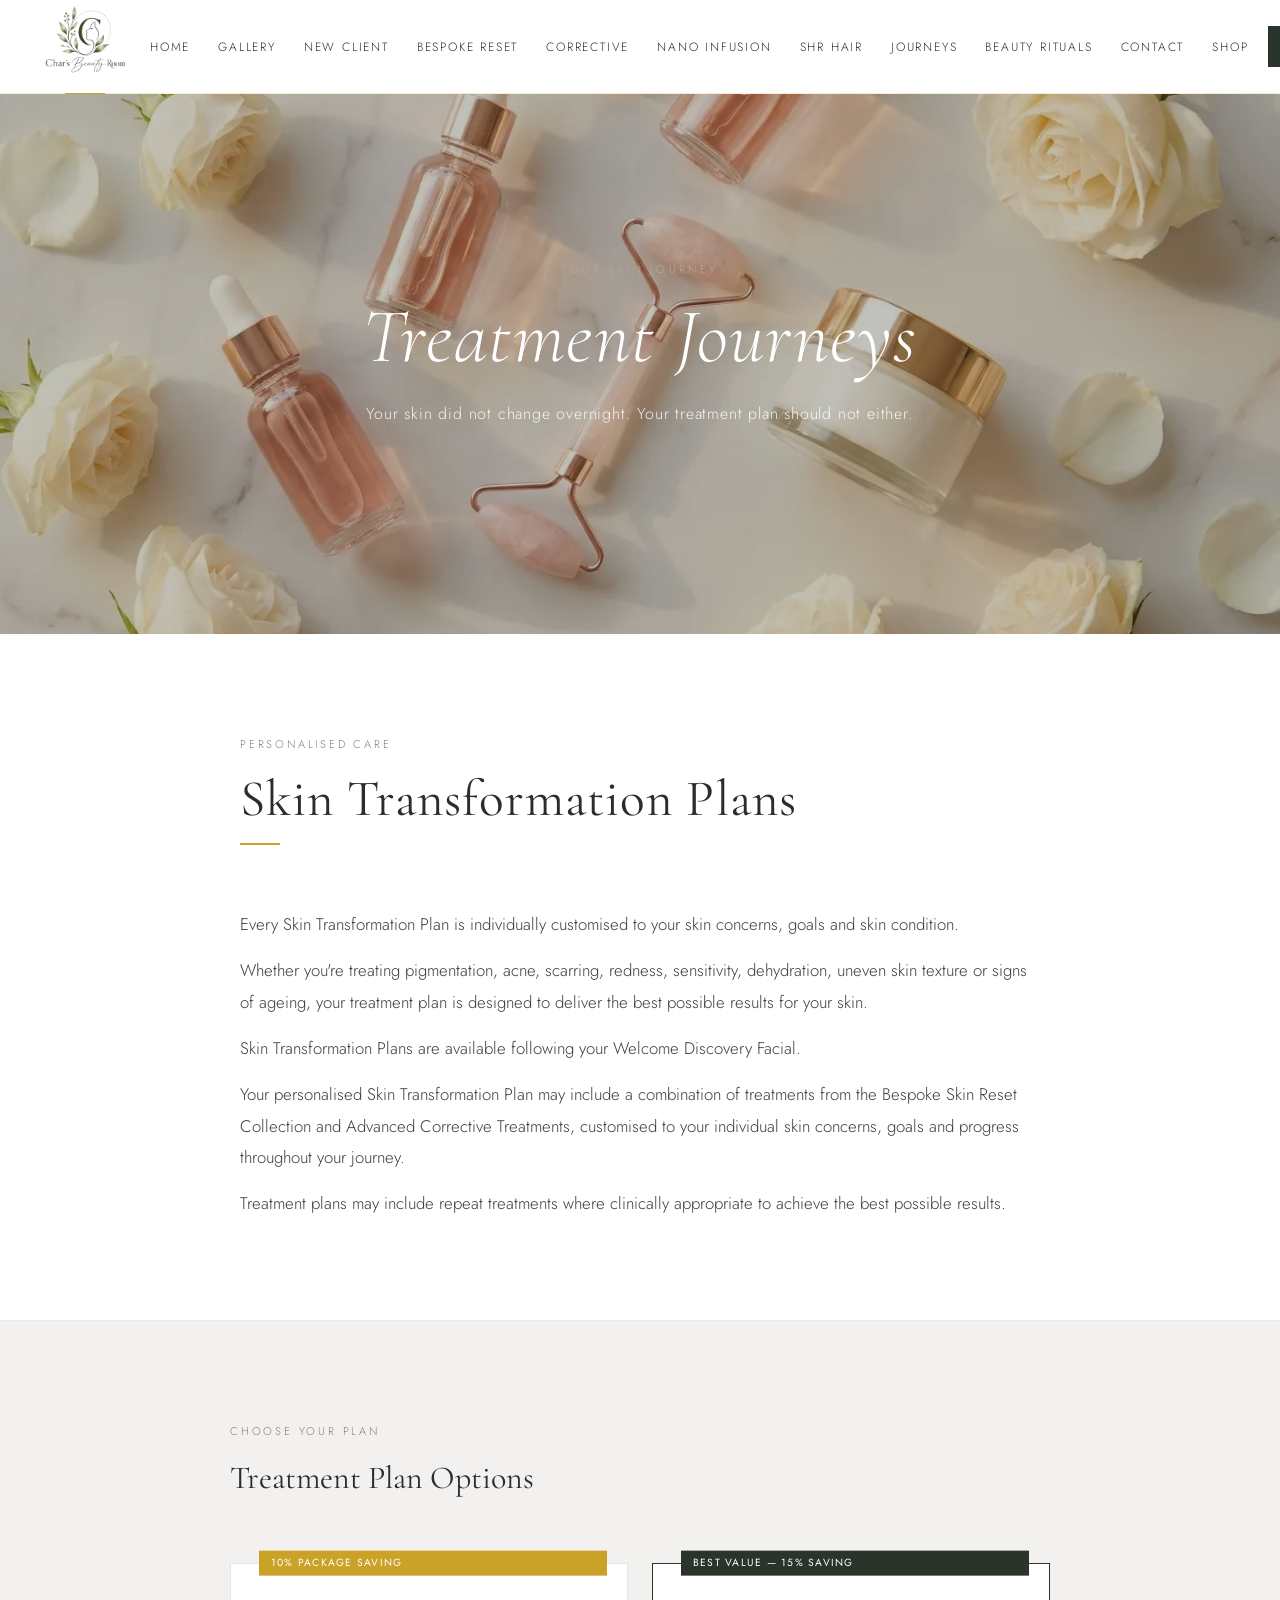
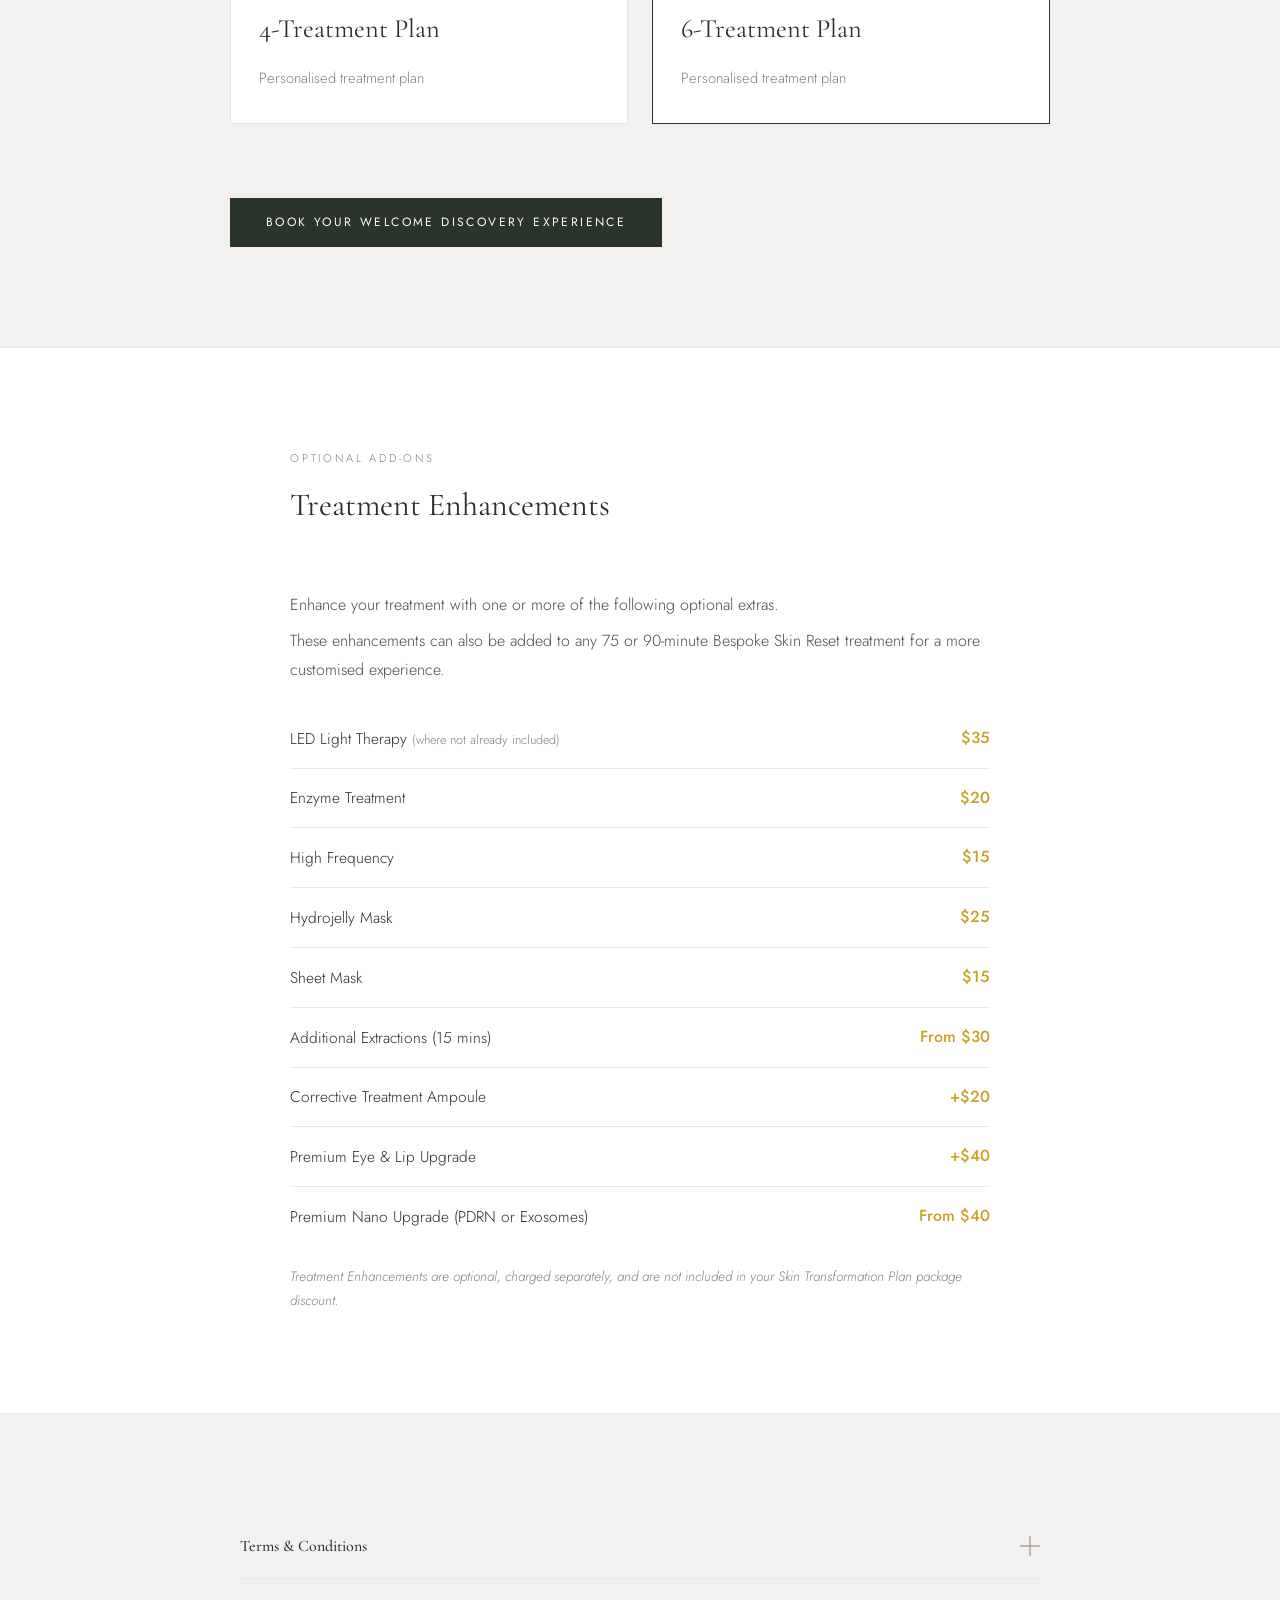
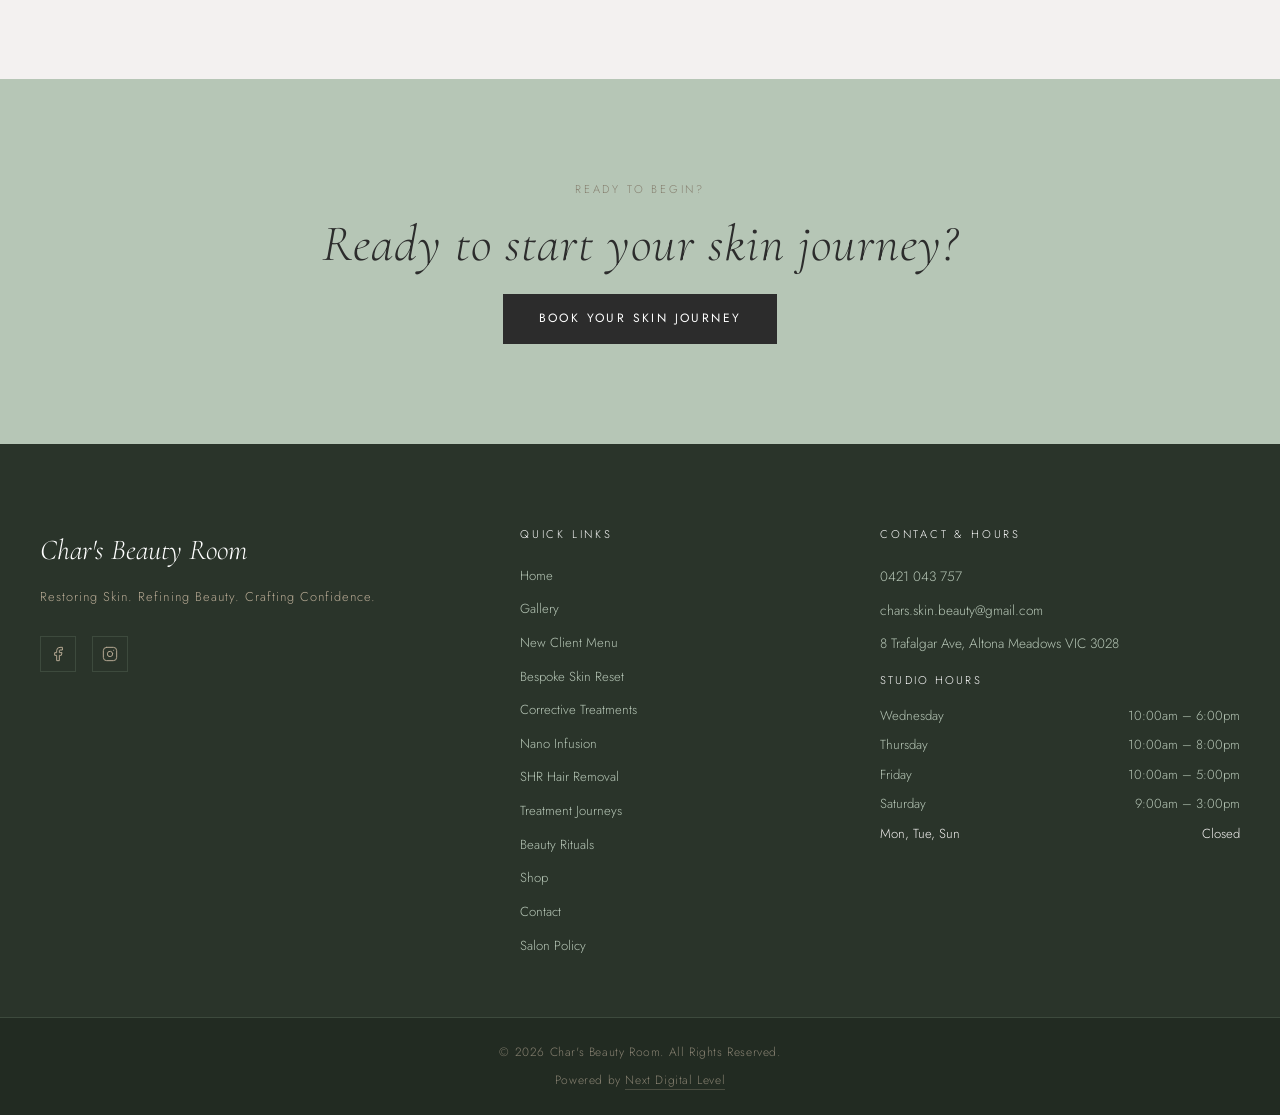
<file: treatment-journeys.html>
<!DOCTYPE html>
<html lang="en">
<head>
  <meta charset="UTF-8">
  <script>(function(){var p=location.pathname;if(p.slice(-5)===".html"){history.replaceState(null,"",p==="/index.html"?"/":p.slice(0,-5)+location.search+location.hash)}})();</script>
  <meta name="viewport" content="width=device-width, initial-scale=1.0">
  <meta name="description" content="Treatment Journeys at Char's Beauty Room — personalised, progressive skin programs designed for real, measurable results. The Glow, Corrective and Rejuvenation Journeys. Altona Meadows, Melbourne.">
  <title>Treatment Journeys | Char's Beauty Room</title>
  <link rel="stylesheet" href="css/style.css">
  <link rel="icon" type="image/webp" href="images/LOGO.webp">
  <link rel="apple-touch-icon" href="images/LOGO.webp">
</head>
<body>

  <!-- NAVIGATION -->
  <nav class="site-nav" role="navigation" aria-label="Main navigation">
    <div class="nav-inner">
      <a href="/" class="nav-logo"><img src="images/LOGO.webp" alt="Char's Beauty Room" class="nav-logo-img"><span class="nav-logo-accent" aria-hidden="true"></span></a>
      <ul class="nav-links" role="list">
        <li><a href="/">Home</a></li>
        <li><a href="gallery">Gallery</a></li>
        <li><a href="new-client-menu">New Client</a></li>
        <li><a href="bespoke-skin-reset">Bespoke Reset</a></li>
        <li><a href="corrective-treatments">Corrective</a></li>
        <li><a href="nano-infusion">Nano Infusion</a></li>
        <li><a href="shr-hair-removal">SHR Hair</a></li>
        <li><a href="treatment-journeys">Journeys</a></li>
        <li><a href="beauty-rituals">Beauty Rituals</a></li>
        <li><a href="contact">Contact</a></li>
        <li><a href="shop">Shop</a></li>
      </ul>
      <div class="nav-right">
        <a href="https://charsbeautyroom.square.site/s/appointments" target="_blank" rel="noopener" class="btn-book-nav">Book Now</a>
        <button class="hamburger" id="hamburger" aria-label="Open menu" aria-expanded="false">
          <span></span><span></span><span></span>
        </button>
      </div>
    </div>
    <div class="nav-mobile" id="mobileNav">
      <a href="/">Home</a>
      <a href="gallery">Gallery</a>
      <a href="new-client-menu">New Client</a>
      <a href="bespoke-skin-reset">Bespoke Reset</a>
      <a href="corrective-treatments">Corrective</a>
      <a href="nano-infusion">Nano Infusion</a>
      <a href="shr-hair-removal">SHR Hair Removal</a>
      <a href="treatment-journeys">Treatment Journeys</a>
      <a href="beauty-rituals">Beauty Rituals</a>
      <a href="shop">Shop</a>
      <a href="contact">Contact</a>
      <a href="salon-policy">Salon Policy</a>
      <a href="https://charsbeautyroom.square.site/s/appointments" target="_blank" rel="noopener" class="btn-book-mobile">Book Now</a>
    </div>
  </nav>

  <!-- HERO -->
  <section class="hero hero-short">
    <div class="hero-bg" style="background-image: url('images/treatment-journeys.webp');"></div>
    <div class="hero-overlay"></div>
    <div class="hero-content">
      <span class="eyebrow fade-1">Your Skin Journey</span>
      <h1 class="fade-2">Treatment Journeys</h1>
      <p class="hero-sub fade-3">Your skin did not change overnight. Your treatment plan should not either.</p>
    </div>
  </section>

  <!-- INTRO -->
  <section class="section section-white">
    <div class="section-inner" style="max-width:800px;">
      <div class="section-header reveal">
        <span class="eyebrow">Personalised Care</span>
        <h2>Skin Transformation Plans</h2>
      </div>
      <p class="reveal" style="font-size:1.05rem;line-height:1.9;margin-top:20px;">Every Skin Transformation Plan is individually customised to your skin concerns, goals and skin condition.</p>
      <p class="reveal" style="font-size:1.05rem;line-height:1.9;margin-top:14px;">Whether you're treating pigmentation, acne, scarring, redness, sensitivity, dehydration, uneven skin texture or signs of ageing, your treatment plan is designed to deliver the best possible results for your skin.</p>
      <p class="reveal" style="font-size:1.05rem;line-height:1.9;margin-top:14px;">Skin Transformation Plans are available following your Welcome Discovery Facial.</p>
      <p class="reveal" style="font-size:1.05rem;line-height:1.9;margin-top:14px;">Your personalised Skin Transformation Plan may include a combination of treatments from the Bespoke Skin Reset Collection and Advanced Corrective Treatments, customised to your individual skin concerns, goals and progress throughout your journey.</p>
      <p class="reveal" style="font-size:1.05rem;line-height:1.9;margin-top:14px;">Treatment plans may include repeat treatments where clinically appropriate to achieve the best possible results.</p>
    </div>
  </section>

  <hr class="section-divider">

  <!-- TREATMENT PLAN OPTIONS -->
  <section class="section section-linen">
    <div class="section-inner" style="max-width:820px;">
      <div class="section-header reveal">
        <span class="eyebrow">Choose Your Plan</span>
        <h3 style="font-family:'Cormorant Garamond',serif;font-weight:400;font-size:2rem;color:#2C2C2C;margin:8px 0 0;">Treatment Plan Options</h3>
      </div>

      <div style="display:grid;grid-template-columns:repeat(2,1fr);gap:24px;margin-top:32px;">

        <!-- 4-Treatment Plan -->
        <div class="shr-pkg-card reveal" style="position:relative;padding:32px 28px;background:#FFFFFF;border:1px solid #E8E4DF;">
          <span class="shr-pkg-badge-gold" style="position:absolute;top:-1px;left:28px;transform:translateY(-50%);">10% Package Saving</span>
          <h3 style="font-family:'Cormorant Garamond',serif;font-weight:400;font-size:1.65rem;color:#2C2C2C;margin:16px 0 8px;">4-Treatment Plan</h3>
          <p style="font-family:'Jost',sans-serif;font-size:0.92rem;color:#878171;line-height:1.7;margin:0;">Personalised treatment plan</p>
        </div>

        <!-- 6-Treatment Plan -->
        <div class="shr-pkg-card shr-pkg-card-sage reveal" style="position:relative;padding:32px 28px;">
          <span class="shr-pkg-badge-sage" style="position:absolute;top:-1px;left:28px;transform:translateY(-50%);">Best Value — 15% Saving</span>
          <h3 style="font-family:'Cormorant Garamond',serif;font-weight:400;font-size:1.65rem;color:#2C2C2C;margin:16px 0 8px;">6-Treatment Plan</h3>
          <p style="font-family:'Jost',sans-serif;font-size:0.92rem;color:#878171;line-height:1.7;margin:0;">Personalised treatment plan</p>
        </div>

      </div>

      <p class="reveal" style="font-size:0.88rem;font-style:italic;color:#878171;margin:20px 0 28px;line-height:1.8;">Your personalised treatment plan and investment will be provided following your Welcome Discovery Facial.</p>

      <a href="https://charsbeautyroom.square.site/s/appointments" target="_blank" rel="noopener" class="btn-hp-sage reveal">Book Your Welcome Discovery Experience</a>
    </div>
  </section>

  <hr class="section-divider">

  <!-- TREATMENT ENHANCEMENTS -->
  <section class="section section-white">
    <div class="section-inner" style="max-width:700px;">
      <div class="section-header reveal">
        <span class="eyebrow">Optional Add-Ons</span>
        <h3 style="font-family:'Cormorant Garamond',serif;font-weight:400;font-size:2rem;color:#2C2C2C;margin:8px 0 0;">Treatment Enhancements</h3>
      </div>
      <p class="reveal" style="font-size:1rem;line-height:1.85;margin:20px 0 6px;color:#4A4A4A;">Enhance your treatment with one or more of the following optional extras.</p>
      <p class="reveal" style="font-size:1rem;line-height:1.85;margin:0 0 24px;color:#4A4A4A;">These enhancements can also be added to any 75 or 90-minute Bespoke Skin Reset treatment for a more customised experience.</p>

      <div class="shr-combo-list reveal">
        <div class="shr-combo-row">
          <span class="shr-combo-name">LED Light Therapy <span style="font-size:0.82em;color:#878171;">(where not already included)</span></span>
          <span class="shr-combo-price">$35</span>
        </div>
        <div class="shr-combo-row">
          <span class="shr-combo-name">Enzyme Treatment</span>
          <span class="shr-combo-price">$20</span>
        </div>
        <div class="shr-combo-row">
          <span class="shr-combo-name">High Frequency</span>
          <span class="shr-combo-price">$15</span>
        </div>
        <div class="shr-combo-row">
          <span class="shr-combo-name">Hydrojelly Mask</span>
          <span class="shr-combo-price">$25</span>
        </div>
        <div class="shr-combo-row">
          <span class="shr-combo-name">Sheet Mask</span>
          <span class="shr-combo-price">$15</span>
        </div>
        <div class="shr-combo-row">
          <span class="shr-combo-name">Additional Extractions (15 mins)</span>
          <span class="shr-combo-price">From $30</span>
        </div>
        <div class="shr-combo-row">
          <span class="shr-combo-name">Corrective Treatment Ampoule</span>
          <span class="shr-combo-price">+$20</span>
        </div>
        <div class="shr-combo-row">
          <span class="shr-combo-name">Premium Eye &amp; Lip Upgrade</span>
          <span class="shr-combo-price">+$40</span>
        </div>
        <div class="shr-combo-row">
          <span class="shr-combo-name">Premium Nano Upgrade (PDRN or Exosomes)</span>
          <span class="shr-combo-price">From $40</span>
        </div>
      </div>

      <p class="reveal" style="font-size:0.85rem;font-style:italic;color:#878171;margin-top:18px;line-height:1.8;">Treatment Enhancements are optional, charged separately, and are not included in your Skin Transformation Plan package discount.</p>
    </div>
  </section>

  <hr class="section-divider">

  <!-- TERMS & CONDITIONS ACCORDION -->
  <section class="section section-linen">
    <div class="section-inner" style="max-width:800px;">
      <div class="faq-list">
        <div class="faq-item reveal">
          <button class="faq-question" aria-expanded="false" style="font-size:1rem;font-weight:500;">Terms &amp; Conditions<span class="faq-icon" aria-hidden="true"></span></button>
          <div class="faq-answer" role="region">
            <div class="faq-answer-inner">
              <ul style="margin:0;padding-left:18px;line-height:2;font-size:0.93rem;color:#4A4A4A;">
                <li>Available following a Welcome Discovery Facial.</li>
                <li>Treatment plans are personalised and non-transferable.</li>
                <li>Full payment is required prior to commencing your Skin Transformation Plan.</li>
                <li>A minimum of 48 hours' notice is required to reschedule an appointment.</li>
                <li>Appointments cancelled with less than 48 hours' notice, or missed without notice, will result in the scheduled treatment being forfeited.</li>
                <li>Treatment plans are valid for 12 months from the date of purchase.</li>
                <li>Package savings apply only to Skin Transformation Plans and cannot be combined with any other offer or promotion.</li>
                <li>Treatment Enhancements and retail products are charged separately and are not included in the package discount.</li>
                <li>Treatments within your plan may be adjusted throughout your journey where clinically appropriate to achieve the best possible results.</li>
                <li>Skin Transformation Plans are non-refundable once commenced.</li>
                <li>Your personalised treatment plan and investment will be provided following your Welcome Discovery Facial.</li>
              </ul>
            </div>
          </div>
        </div>
      </div>
    </div>
  </section>

  <!-- CTA BANNER -->
    <section class="cta-banner" style="text-align:center;">
    <div class="section-inner">
      <span class="eyebrow reveal">Ready to begin?</span>
      <h2 class="reveal"><em>Ready to start your skin journey?</em></h2>
      <a href="https://charsbeautyroom.square.site/s/appointments" target="_blank" rel="noopener" class="btn-hp-sage reveal">Book Your Skin Journey</a>
    </div>
  </section>

  <!-- FOOTER -->
  <footer class="site-footer">
    <div class="footer-inner">
      <div class="footer-col">
        <span class="footer-brand-name">Char's Beauty Room</span>
        <p class="footer-tagline">Restoring Skin. Refining Beauty. Crafting Confidence.</p>
        <div class="footer-socials">
          <a href="https://www.facebook.com/share/16y8bG85gF/" target="_blank" rel="noopener" aria-label="Facebook">
            <svg viewBox="0 0 24 24" aria-hidden="true"><path d="M18 2h-3a5 5 0 0 0-5 5v3H7v4h3v8h4v-8h3l1-4h-4V7a1 1 0 0 1 1-1h3z"/></svg>
          </a>
          <a href="https://www.instagram.com/charsbeautyroom" target="_blank" rel="noopener" aria-label="Instagram">
            <svg viewBox="0 0 24 24" aria-hidden="true"><rect x="2" y="2" width="20" height="20" rx="5" ry="5"/><path d="M16 11.37A4 4 0 1 1 12.63 8 4 4 0 0 1 16 11.37z"/><line x1="17.5" y1="6.5" x2="17.51" y2="6.5"/></svg>
          </a>
        </div>
      </div>
      <div class="footer-col">
        <h4>Quick Links</h4>
        <nav class="footer-links">
          <a href="/">Home</a>
          <a href="gallery">Gallery</a>
          <a href="new-client-menu">New Client Menu</a>
          <a href="bespoke-skin-reset">Bespoke Skin Reset</a>
          <a href="corrective-treatments">Corrective Treatments</a>
          <a href="nano-infusion">Nano Infusion</a>
          <a href="shr-hair-removal">SHR Hair Removal</a>
          <a href="treatment-journeys">Treatment Journeys</a>
          <a href="beauty-rituals">Beauty Rituals</a>
          <a href="shop">Shop</a>
          <a href="contact">Contact</a>
      <a href="salon-policy">Salon Policy</a>
        </nav>
      </div>
      <div class="footer-col">
        <h4>Contact &amp; Hours</h4>
        <div class="footer-contact">
          <a href="tel:0421043757">0421 043 757</a>
          <a href="mailto:chars.skin.beauty@gmail.com">chars.skin.beauty@gmail.com</a>
          <p>8 Trafalgar Ave, Altona Meadows VIC 3028</p>
        </div>
        <div class="footer-hours">
          <p class="footer-hours-title">Studio Hours</p>
          <table>
            <tr><td>Wednesday</td><td>10:00am – 6:00pm</td></tr>
            <tr><td>Thursday</td><td>10:00am – 8:00pm</td></tr>
            <tr><td>Friday</td><td>10:00am – 5:00pm</td></tr>
            <tr><td>Saturday</td><td>9:00am – 3:00pm</td></tr>
            <tr><td style="color:#F3F1F0;">Mon, Tue, Sun</td><td style="color:#F3F1F0;">Closed</td></tr>
          </table>
        </div>
      </div>
    </div>
    <div class="footer-bottom">
      <p>&copy; 2026 Char's Beauty Room. All Rights Reserved.</p>
      <p class="footer-credit">Powered by <a href="https://nextdigitalevel.com/" target="_blank" rel="noopener">Next Digital Level</a></p>
    </div>
  </footer>




  <!-- STICKY MOBILE BOOK NOW -->
  <a href="https://charsbeautyroom.square.site/s/appointments" target="_blank" rel="noopener" class="sticky-book-btn" aria-label="Book Now">Book Now</a>

  <script src="js/main.js"></script>
</body>
</html>
</file>
<file: css/style.css>
@import url('https://fonts.googleapis.com/css2?family=Cormorant+Garamond:ital,wght@0,300;0,400;0,500;1,300;1,400;1,500&family=Jost:wght@300;400&display=swap');

/* ============================================================
   RESET & BASE
   ============================================================ */
*, *::before, *::after {
  box-sizing: border-box;
  margin: 0;
  padding: 0;
}

html {
  scroll-behavior: smooth;
}

body {
  background-color: #F3F1F0;
  color: #3D3D3D;
  font-family: 'Jost', sans-serif;
  font-weight: 300;
  font-size: 1rem;
  line-height: 1.8;
  -webkit-font-smoothing: antialiased;
}

img {
  display: block;
  max-width: 100%;
}

a {
  text-decoration: none;
  color: inherit;
}

ul {
  list-style: none;
}

/* ============================================================
   TYPOGRAPHY
   ============================================================ */
h1 {
  font-family: 'Cormorant Garamond', serif;
  font-style: italic;
  font-weight: 300;
  font-size: clamp(2.8rem, 6vw, 5.5rem);
  letter-spacing: 0.02em;
  line-height: 1.1;
  color: #FFFFFF;
}

h2 {
  font-family: 'Cormorant Garamond', serif;
  font-weight: 400;
  font-size: clamp(2rem, 4vw, 3.2rem);
  letter-spacing: 0.02em;
  line-height: 1.15;
  color: #2C2C2C;
}

h3 {
  font-family: 'Cormorant Garamond', serif;
  font-weight: 400;
  font-size: 1.5rem;
  color: #2C2C2C;
  line-height: 1.3;
}

.eyebrow {
  font-family: 'Jost', sans-serif;
  font-weight: 300;
  font-size: 0.7rem;
  letter-spacing: 0.25em;
  text-transform: uppercase;
  color: #878171;
  display: block;
  margin-bottom: 16px;
}

.section-dark h2,
.section-dark h3 {
  color: #2C2C2C;
}

/* ============================================================
   NAVIGATION
   ============================================================ */
.site-nav {
  position: sticky;
  top: 0;
  z-index: 100;
  background: #FFFFFF;
  border-bottom: 1px solid #EDE8E3;
  height: 94px;
  display: flex;
  align-items: center;
}

.nav-inner {
  width: 100%;
  max-width: 1400px;
  margin: 0 auto;
  padding: 0 40px;
  display: flex;
  align-items: center;
  justify-content: space-between;
  gap: 20px;
}

.nav-logo {
  font-family: 'Cormorant Garamond', serif;
  font-style: italic;
  font-weight: 400;
  font-size: 1.25rem;
  color: #2C2C2C;
  white-space: nowrap;
  flex-shrink: 0;
}

.nav-logo:hover {
  color: #878171;
}

.nav-links {
  display: none;
  align-items: center;
  gap: 28px;
}

.nav-links a {
  font-family: 'Jost', sans-serif;
  font-weight: 300;
  font-size: 0.75rem;
  letter-spacing: 0.15em;
  text-transform: uppercase;
  color: #2C2C2C;
  transition: color 0.25s ease;
  white-space: nowrap;
}

.nav-links a:hover {
  color: #878171;
}

.nav-right {
  display: flex;
  align-items: center;
  gap: 20px;
  flex-shrink: 0;
}

.btn-book-nav {
  font-family: 'Jost', sans-serif;
  font-weight: 400;
  font-size: 0.7rem;
  letter-spacing: 0.2em;
  text-transform: uppercase;
  background: #2A342A;
  color: #FFFFFF;
  padding: 10px 24px;
  border: none;
  cursor: pointer;
  transition: background 0.25s ease;
  white-space: nowrap;
}

.btn-book-nav:hover {
  background: #3D4A3D;
}

/* Hamburger */
.hamburger {
  display: flex;
  flex-direction: column;
  justify-content: space-between;
  width: 24px;
  height: 16px;
  cursor: pointer;
  background: none;
  border: none;
  padding: 0;
}

.hamburger span {
  display: block;
  width: 100%;
  height: 1px;
  background: #2C2C2C;
  transition: transform 0.3s ease, opacity 0.3s ease;
}

.hamburger.open span:nth-child(1) {
  transform: translateY(7.5px) rotate(45deg);
}

.hamburger.open span:nth-child(2) {
  opacity: 0;
}

.hamburger.open span:nth-child(3) {
  transform: translateY(-7.5px) rotate(-45deg);
}

/* Mobile dropdown — driven by .nav-open on .site-nav */
.nav-mobile {
  position: absolute;
  top: 70px;
  left: 0;
  right: 0;
  background: #FFFFFF;
  border-bottom: 1px solid #EDE8E3;
  overflow: hidden;
  max-height: 0;
  transition: max-height 0.35s ease;
  z-index: 99;
}

/* Open state: toggled via JS adding .nav-open to .site-nav */
.site-nav.nav-open .nav-mobile {
  max-height: 600px;
}

.nav-mobile a {
  display: block;
  padding: 14px 24px;
  font-family: 'Jost', sans-serif;
  font-weight: 300;
  font-size: 0.8rem;
  letter-spacing: 0.15em;
  text-transform: uppercase;
  color: #2C2C2C;
  border-bottom: 1px solid #EDE8E3;
  transition: color 0.2s ease, background 0.2s ease;
}

.nav-mobile a:hover {
  color: #2A342A;
  background: #FAF8F6;
}

.nav-mobile .btn-book-mobile {
  display: block;
  margin: 16px 24px 20px;
  padding: 12px 24px;
  background: #2A342A;
  color: #FFFFFF;
  font-family: 'Jost', sans-serif;
  font-weight: 400;
  font-size: 0.75rem;
  letter-spacing: 0.2em;
  text-transform: uppercase;
  text-align: center;
  transition: background 0.25s ease;
  border-bottom: none;
}

.nav-mobile .btn-book-mobile:hover {
  background: #3D4A3D;
  color: #FFFFFF;
}

@media (min-width: 900px) {
  .nav-links {
    display: flex;
  }

  .hamburger {
    display: none;
  }

  .nav-mobile {
    display: none !important;
  }
}

/* ============================================================
   BUTTONS
   ============================================================ */
.btn-primary {
  display: inline-block;
  font-family: 'Jost', sans-serif;
  font-weight: 400;
  font-size: 0.75rem;
  letter-spacing: 0.2em;
  text-transform: uppercase;
  background: #B6A993;
  color: #FFFFFF;
  padding: 14px 36px;
  border: none;
  cursor: pointer;
  transition: background 0.25s ease;
}

.btn-primary:hover {
  background: #878171;
  color: #FFFFFF;
}

.btn-outline {
  display: inline-block;
  font-family: 'Jost', sans-serif;
  font-weight: 400;
  font-size: 0.75rem;
  letter-spacing: 0.2em;
  text-transform: uppercase;
  background: transparent;
  color: #FFFFFF;
  padding: 13px 35px;
  border: 1px solid #FFFFFF;
  cursor: pointer;
  transition: background 0.25s ease, color 0.25s ease;
}

.btn-outline:hover {
  background: rgba(255,255,255,0.12);
}

.btn-dark {
  display: inline-block;
  font-family: 'Jost', sans-serif;
  font-weight: 400;
  font-size: 0.75rem;
  letter-spacing: 0.2em;
  text-transform: uppercase;
  background: #B6A993;
  color: #FFFFFF;
  padding: 16px 44px;
  border: none;
  cursor: pointer;
  transition: background 0.25s ease;
}

.btn-dark:hover {
  background: #878171;
  color: #FFFFFF;
}

.btn-ghost {
  display: inline-block;
  font-family: 'Jost', sans-serif;
  font-weight: 400;
  font-size: 0.75rem;
  letter-spacing: 0.2em;
  text-transform: uppercase;
  background: transparent;
  color: #2A342A;
  padding: 13px 35px;
  border: 1px solid #2A342A;
  cursor: pointer;
  transition: background 0.25s ease, color 0.25s ease;
}

.btn-ghost:hover {
  background: #2A342A;
  color: #FFFFFF;
}

/* ============================================================
   HERO
   ============================================================ */
.hero {
  position: relative;
  width: 100%;
  height: 100vh;
  min-height: 600px;
  display: flex;
  align-items: center;
  justify-content: center;
  text-align: center;
  overflow: hidden;
}

.hero-short {
  height: 60vh;
  min-height: 440px;
}

.hero-medium {
  height: 50vh;
  min-height: 380px;
}

.hero-minimal {
  height: auto;
  min-height: 0;
  padding: 120px 40px 80px;
  background: #F3F1F0;
}

.hero-minimal h1 {
  color: #2C2C2C;
  font-style: normal;
}

.hero-minimal .hero-sub {
  color: #3D3D3D;
}

.hero-minimal .eyebrow {
  color: #878171;
}

.hero-bg {
  position: absolute;
  inset: 0;
  background-size: cover;
  background-position: center;
  background-repeat: no-repeat;
}

.hero-overlay {
  position: absolute;
  inset: 0;
  background: rgba(30,30,20,0.28);
}

.hero-overlay-dark {
  background: rgba(30,30,20,0.30);
}

.hero-overlay-light {
  background: rgba(30,30,20,0.22);
}

.hero-content {
  position: relative;
  z-index: 2;
  max-width: 860px;
  padding: 0 24px;
}

.hero-content .eyebrow {
  color: #B6A993;
  letter-spacing: 0.3em;
}

.hero-sub {
  font-family: 'Jost', sans-serif;
  font-weight: 300;
  font-size: 1rem;
  letter-spacing: 0.05em;
  color: rgba(255,255,255,0.88);
  margin-top: 20px;
  margin-bottom: 40px;
  max-width: 560px;
  margin-left: auto;
  margin-right: auto;
}

.hero-buttons {
  display: flex;
  gap: 16px;
  justify-content: center;
  flex-wrap: wrap;
}

/* Hero fade animations */
.fade-1 { opacity: 0; animation: fadeUp 0.8s ease 0.2s forwards; }
.fade-2 { opacity: 0; animation: fadeUp 0.8s ease 0.5s forwards; }
.fade-3 { opacity: 0; animation: fadeUp 0.8s ease 0.8s forwards; }
.fade-4 { opacity: 0; animation: fadeUp 0.8s ease 1.1s forwards; }

@keyframes fadeUp {
  from { opacity: 0; transform: translateY(20px); }
  to   { opacity: 1; transform: translateY(0); }
}

/* ============================================================
   SECTIONS
   ============================================================ */
.section {
  padding: 100px 40px;
}

.section-sm {
  padding: 70px 40px;
}

.section-dark {
  background: #B6C6B6;
  color: #2C2C2C;
}

.section-white {
  background: #FFFFFF;
}

.section-linen {
  background: #F3F1F0;
}

.section-inner {
  max-width: 1200px;
  margin: 0 auto;
}

.section-inner-wide {
  max-width: 1400px;
  margin: 0 auto;
}

.section-header {
  margin-bottom: 64px;
}

.section-header.centered {
  text-align: center;
}

.section-divider {
  border: none;
  border-top: 1px solid #EDE8E3;
  margin: 0;
}

/* ============================================================
   TWO COLUMN LAYOUT
   ============================================================ */
.two-col {
  display: grid;
  grid-template-columns: 1fr 1fr;
  gap: 80px;
  align-items: center;
}

.two-col.reverse {
  direction: rtl;
}

.two-col.reverse > * {
  direction: ltr;
}

.col-image {
  height: 600px;
  overflow: hidden;
}

.col-image img {
  width: 100%;
  height: 100%;
  object-fit: cover;
}

.col-content {
  display: flex;
  flex-direction: column;
  gap: 24px;
}

.col-content h2 {
  margin-top: 8px;
}

.col-content p {
  font-size: 1rem;
  line-height: 1.85;
}

/* ============================================================
   SERVICE CARDS GRID
   ============================================================ */
.services-grid {
  display: grid;
  grid-template-columns: repeat(3, 1fr);
  gap: 28px;
}

.service-card {
  background: #FFFFFF;
  border: 1px solid #EDE8E3;
  transition: border-color 0.3s ease, box-shadow 0.3s ease, transform 0.3s ease;
  overflow: hidden;
}

.service-card:hover {
  border-color: #878171;
  box-shadow: 0 12px 40px rgba(0,0,0,0.07);
  transform: translateY(-3px);
}

.service-card-img {
  width: 100%;
  height: 220px;
  overflow: hidden;
}

.service-card-img img {
  width: 100%;
  height: 100%;
  object-fit: cover;
  transition: transform 0.5s ease;
}

.service-card:hover .service-card-img img {
  transform: scale(1.03);
}

.service-card-body {
  padding: 28px 32px 32px;
}

.service-card-body h3 {
  margin-bottom: 10px;
}

.service-card-body p {
  font-size: 0.9rem;
  line-height: 1.7;
  color: #3D3D3D;
  margin-bottom: 20px;
}

.link-arrow {
  font-family: 'Jost', sans-serif;
  font-weight: 300;
  font-size: 0.78rem;
  letter-spacing: 0.15em;
  text-transform: uppercase;
  color: #878171;
  transition: letter-spacing 0.3s ease;
}

.link-arrow:hover {
  letter-spacing: 0.22em;
}

/* ============================================================
   PILLARS / WHY CHAR'S
   ============================================================ */
.pillars-grid {
  display: grid;
  grid-template-columns: repeat(4, 1fr);
  gap: 48px;
}

.pillar {
  border-top: 1px solid #EDE8E3;
  padding-top: 28px;
}

.pillar-number {
  font-family: 'Cormorant Garamond', serif;
  font-style: italic;
  font-weight: 300;
  font-size: 3rem;
  color: #D4B86A;
  line-height: 1;
  margin-bottom: 16px;
}

.pillar h3 {
  font-size: 1.2rem;
  margin-bottom: 12px;
}

.pillar p {
  font-size: 0.9rem;
  line-height: 1.75;
}

/* ============================================================
   TESTIMONIALS
   ============================================================ */
.testimonials-grid {
  display: grid;
  grid-template-columns: repeat(3, 1fr);
  gap: 32px;
}

.testimonial-card {
  background: #FFFFFF;
  border: 1px solid #EDE8E3;
  padding: 40px 36px 36px;
}

.testimonial-quote-mark {
  font-family: 'Cormorant Garamond', serif;
  font-style: italic;
  font-weight: 300;
  font-size: 5rem;
  color: #B6A993;
  line-height: 0.6;
  margin-bottom: 20px;
  display: block;
  transition: color 0.3s ease;
}

.testimonial-card:hover .testimonial-quote-mark {
  color: #C9A227;
}

.testimonial-card blockquote {
  font-size: 0.95rem;
  line-height: 1.85;
  color: #3D3D3D;
  margin-bottom: 24px;
  font-style: italic;
}

.testimonial-card cite {
  font-style: normal;
  font-family: 'Jost', sans-serif;
  font-weight: 300;
  font-size: 0.78rem;
  letter-spacing: 0.12em;
  text-transform: uppercase;
  color: #2C2C2C;
}

/* ============================================================
   CTA BANNER
   ============================================================ */
.cta-banner {
  background: #B6C6B6;
  padding: 100px 40px;
  text-align: center;
}

.cta-banner h2 {
  font-style: italic;
  font-weight: 300;
  color: #2C2C2C;
  margin-bottom: 20px;
}

.cta-banner p {
  font-size: 0.95rem;
  color: #3D3D3D;
  margin-bottom: 40px;
  letter-spacing: 0.03em;
}

/* ============================================================
   SERVICE / PRICE LIST CARDS
   ============================================================ */
.treatment-cards {
  display: grid;
  grid-template-columns: 1fr 1fr;
  gap: 28px;
}

.treatment-card {
  background: #FFFFFF;
  border: 1px solid #EDE8E3;
  padding: 36px 36px 32px;
  transition: border-color 0.3s ease, box-shadow 0.3s ease;
}

.treatment-card:hover {
  border-color: #878171;
  box-shadow: 0 12px 40px rgba(0,0,0,0.06);
}

.treatment-card-header {
  display: flex;
  justify-content: space-between;
  align-items: flex-start;
  gap: 16px;
  margin-bottom: 16px;
}

.treatment-card h3 {
  font-size: 1.3rem;
  line-height: 1.25;
}

.treatment-card-meta {
  text-align: right;
  flex-shrink: 0;
}

.price {
  font-family: 'Cormorant Garamond', serif;
  font-weight: 500;
  font-size: 1.2rem;
  color: #C9A227;
  display: block;
}

.duration {
  font-family: 'Jost', sans-serif;
  font-weight: 300;
  font-size: 0.78rem;
  color: #3D3D3D;
  letter-spacing: 0.05em;
  display: block;
  margin-top: 2px;
}

.treatment-card p {
  font-size: 0.9rem;
  line-height: 1.75;
  margin-bottom: 28px;
}

.best-for {
  font-size: 0.82rem;
  color: #878171;
  font-style: italic;
  line-height: 1.7;
}

/* Single column treatment cards */
.treatment-cards-single {
  display: flex;
  flex-direction: column;
  gap: 20px;
}

/* Feature cards (3-col large) */
.feature-cards {
  display: grid;
  grid-template-columns: repeat(3, 1fr);
  gap: 28px;
}

.feature-card {
  background: #FFFFFF;
  border: 1px solid #EDE8E3;
  padding: 44px 40px 40px;
  transition: border-color 0.3s ease, box-shadow 0.3s ease;
}

.feature-card:hover {
  border-color: #878171;
  box-shadow: 0 12px 40px rgba(0,0,0,0.07);
}

.feature-card .eyebrow {
  margin-bottom: 12px;
}

.feature-card h3 {
  font-size: 1.6rem;
  margin-bottom: 12px;
}

.feature-card .price {
  font-size: 1.4rem;
  margin-bottom: 4px;
}

.feature-card .duration {
  margin-bottom: 20px;
}

.feature-card p {
  font-size: 0.9rem;
  line-height: 1.78;
  margin-bottom: 20px;
}

/* ============================================================
   PRICE TABLE
   ============================================================ */
.price-table {
  width: 100%;
  border-collapse: collapse;
}

.price-table tr {
  border-bottom: 1px solid #EDE8E3;
  transition: background 0.2s ease;
}

.price-table tr:hover {
  background: rgba(232,180,184,0.05);
}

.price-table tr:last-child {
  border-bottom: none;
}

.price-table td {
  padding: 18px 0;
  font-size: 0.95rem;
  color: #3D3D3D;
}

.price-table td:first-child {
  color: #2C2C2C;
  font-weight: 300;
  padding-right: 20px;
}

.price-table td:last-child {
  text-align: right;
  white-space: nowrap;
}

.price-table .td-price {
  font-family: 'Cormorant Garamond', serif;
  font-weight: 500;
  font-size: 1.05rem;
  color: #C9A227;
}

.price-table .td-dur {
  font-size: 0.8rem;
  color: #3D3D3D;
  letter-spacing: 0.04em;
}

/* ============================================================
   NOTE BOX
   ============================================================ */
.note-box {
  border-left: 3px solid #B6A993;
  padding: 24px 28px;
  background: #FFFFFF;
  margin-bottom: 56px;
}

.note-box .eyebrow {
  margin-bottom: 8px;
}

.note-box p {
  font-size: 0.92rem;
  line-height: 1.75;
  margin-bottom: 16px;
}

.note-box p:last-child {
  margin-bottom: 0;
}

.note-box a {
  color: #878171;
  font-size: 0.82rem;
  letter-spacing: 0.12em;
  text-transform: uppercase;
  transition: letter-spacing 0.3s ease;
}

.note-box a:hover {
  letter-spacing: 0.18em;
}

/* ============================================================
   SHR TABS
   ============================================================ */
.tab-nav {
  display: flex;
  border-bottom: 1px solid #EDE8E3;
  margin-bottom: 48px;
  gap: 0;
}

.tab-btn {
  font-family: 'Jost', sans-serif;
  font-weight: 300;
  font-size: 0.8rem;
  letter-spacing: 0.2em;
  text-transform: uppercase;
  color: #3D3D3D;
  padding: 14px 32px;
  border: none;
  border-bottom: 2px solid transparent;
  background: none;
  cursor: pointer;
  margin-bottom: -1px;
  transition: color 0.25s ease, border-color 0.25s ease;
}

.tab-btn.active {
  color: #2C2C2C;
  border-bottom-color: #878171;
}

.tab-btn:hover {
  color: #2C2C2C;
}

.tab-panel {
  display: none;
}

.tab-panel.active {
  display: block;
}

/* ============================================================
   FAQ ACCORDION
   ============================================================ */
.faq-list {
  display: flex;
  flex-direction: column;
  gap: 0;
}

.faq-item {
  border-bottom: 1px solid #EDE8E3;
}

.faq-question {
  width: 100%;
  background: none;
  border: none;
  padding: 22px 0;
  display: flex;
  justify-content: space-between;
  align-items: center;
  cursor: pointer;
  font-family: 'Cormorant Garamond', serif;
  font-weight: 400;
  font-size: 1.2rem;
  color: #2C2C2C;
  text-align: left;
  gap: 20px;
}

.faq-icon {
  flex-shrink: 0;
  width: 20px;
  height: 20px;
  position: relative;
}

.faq-icon::before,
.faq-icon::after {
  content: '';
  position: absolute;
  background: #878171;
  transition: transform 0.3s ease, opacity 0.3s ease;
}

.faq-icon::before {
  width: 100%;
  height: 1px;
  top: 50%;
  left: 0;
  transform: translateY(-50%);
}

.faq-icon::after {
  width: 1px;
  height: 100%;
  left: 50%;
  top: 0;
  transform: translateX(-50%);
}

.faq-item.open .faq-icon::after {
  opacity: 0;
  transform: translateX(-50%) rotate(90deg);
}

.faq-answer {
  max-height: 0;
  overflow: hidden;
  transition: max-height 0.4s ease;
}

.faq-answer-inner {
  padding: 0 0 24px;
  font-size: 0.95rem;
  line-height: 1.8;
  color: #3D3D3D;
}

.faq-item.open .faq-answer {
  max-height: 300px;
}

/* ============================================================
   JOURNEY CARDS
   ============================================================ */
.journey-cards {
  display: grid;
  grid-template-columns: repeat(3, 1fr);
  gap: 28px;
}

.journey-card {
  background: #FFFFFF;
  border: 1px solid #EDE8E3;
  padding: 44px 36px 40px;
  transition: border-color 0.3s ease, box-shadow 0.3s ease;
}

.journey-card:hover {
  border-color: #878171;
  box-shadow: 0 12px 40px rgba(0,0,0,0.07);
}

.journey-card h3 {
  font-size: 1.4rem;
  margin-bottom: 8px;
  letter-spacing: 0.05em;
  text-transform: uppercase;
}

.journey-tagline {
  font-style: italic;
  color: #878171;
  font-size: 0.92rem;
  margin-bottom: 28px;
  display: block;
}

.journey-steps {
  display: flex;
  flex-direction: column;
  gap: 12px;
  margin-bottom: 28px;
}

.journey-step {
  display: grid;
  grid-template-columns: 24px 1fr;
  gap: 12px;
  align-items: start;
}

.step-num {
  font-family: 'Cormorant Garamond', serif;
  font-weight: 500;
  font-size: 0.9rem;
  color: #B6A993;
  padding-top: 2px;
}

.step-text {
  font-size: 0.88rem;
  line-height: 1.7;
  color: #3D3D3D;
}

.journey-tags {
  border-top: 1px solid #EDE8E3;
  padding-top: 20px;
}

.journey-tags .eyebrow {
  margin-bottom: 8px;
}

.journey-tag-text {
  font-size: 0.85rem;
  color: #3D3D3D;
  line-height: 1.7;
}

/* ============================================================
   LASH / BEAUTY SECTION WITH IMAGE
   ============================================================ */
.beauty-section {
  display: grid;
  grid-template-columns: 1fr 1fr;
  gap: 80px;
  align-items: center;
  padding: 80px 0;
  border-bottom: 1px solid #EDE8E3;
}

.beauty-section:last-of-type {
  border-bottom: none;
}

.beauty-section-img {
  height: 480px;
  overflow: hidden;
}

.beauty-section-img img {
  width: 100%;
  height: 100%;
  object-fit: cover;
}

.beauty-section-content {
  display: flex;
  flex-direction: column;
  gap: 20px;
}

.beauty-section-content h2 {
  margin-top: 8px;
}

/* ============================================================
   FREE ASSESSMENT SECTION
   ============================================================ */
.assessment-section {
  text-align: center;
  background: #FFFFFF;
  padding: 80px 40px;
  border-top: 1px solid #EDE8E3;
}

.assessment-section h2 {
  margin-bottom: 20px;
}

.assessment-section p {
  max-width: 600px;
  margin: 0 auto 40px;
  font-size: 0.97rem;
  line-height: 1.85;
}

.assessment-note {
  font-family: 'Jost', sans-serif;
  font-weight: 300;
  font-size: 0.8rem;
  letter-spacing: 0.08em;
  color: #B6C6B6;
  margin-top: 20px;
}

/* ============================================================
   SHOP PAGE
   ============================================================ */
.shop-content {
  max-width: 760px;
  margin: 0 auto;
  text-align: center;
}

.shop-content h2 {
  margin-bottom: 28px;
}

.shop-content p {
  font-size: 0.97rem;
  line-height: 1.88;
  margin-bottom: 20px;
}

.shop-buttons {
  display: flex;
  gap: 20px;
  justify-content: center;
  flex-wrap: wrap;
  margin-top: 44px;
  margin-bottom: 28px;
}

.shop-note {
  font-size: 0.82rem;
  color: #B6C6B6;
  letter-spacing: 0.04em;
}

/* ============================================================
   SALON POLICY
   ============================================================ */
.policy-section {
  max-width: 840px;
  margin: 0 auto;
}

.policy-block {
  padding: 48px 0;
  border-bottom: 1px solid #EDE8E3;
}

.policy-block:last-child {
  border-bottom: none;
}

.policy-block h2 {
  font-size: clamp(1.4rem, 2.5vw, 1.9rem);
  margin-bottom: 24px;
}

.policy-block p {
  font-size: 0.95rem;
  line-height: 1.85;
  margin-bottom: 12px;
}

.policy-block p:last-child {
  margin-bottom: 0;
}

.policy-block ul {
  list-style: none;
  display: flex;
  flex-direction: column;
  gap: 10px;
}

.policy-block ul li {
  font-size: 0.95rem;
  line-height: 1.78;
  padding-left: 20px;
  position: relative;
  color: #3D3D3D;
}

.policy-block ul li::before {
  content: '';
  position: absolute;
  left: 0;
  top: 12px;
  width: 6px;
  height: 1px;
  background: #878171;
}

/* ============================================================
   SCROLL REVEAL ANIMATION
   ============================================================ */
.reveal {
  opacity: 0;
  transform: translateY(24px);
  transition: opacity 0.7s ease, transform 0.7s ease;
}

.reveal.visible {
  opacity: 1;
  transform: translateY(0);
}

/* ============================================================
   FOOTER
   ============================================================ */
.site-footer {
  background: #2A342A;
  padding: 80px 40px 0;
}

.footer-inner {
  max-width: 1200px;
  margin: 0 auto;
  display: grid;
  grid-template-columns: 1.4fr 1fr 1.2fr;
  gap: 60px;
  padding-bottom: 60px;
}

.footer-brand-name {
  font-family: 'Cormorant Garamond', serif;
  font-style: italic;
  font-weight: 300;
  font-size: 1.8rem;
  color: #FFFFFF;
  margin-bottom: 10px;
  display: block;
}

.footer-tagline {
  font-family: 'Jost', sans-serif;
  font-weight: 300;
  font-size: 0.8rem;
  color: #B6A993;
  letter-spacing: 0.08em;
  margin-bottom: 28px;
}

.footer-socials {
  display: flex;
  gap: 16px;
}

.footer-socials a {
  display: flex;
  align-items: center;
  justify-content: center;
  width: 36px;
  height: 36px;
  border: 1px solid #3D4A3D;
  transition: border-color 0.25s ease;
}

.footer-socials a:hover {
  border-color: #B6A993;
}

.footer-socials svg {
  width: 16px;
  height: 16px;
  fill: none;
  stroke: #B6A993;
  stroke-width: 1.5;
  stroke-linecap: round;
  stroke-linejoin: round;
}

.footer-col h4 {
  font-family: 'Jost', sans-serif;
  font-weight: 300;
  font-size: 0.7rem;
  letter-spacing: 0.25em;
  text-transform: uppercase;
  color: #FFFFFF;
  margin-bottom: 20px;
}

.footer-links {
  display: flex;
  flex-direction: column;
  gap: 10px;
}

.footer-links a {
  font-family: 'Jost', sans-serif;
  font-weight: 300;
  font-size: 0.82rem;
  color: #B6C6B6;
  transition: color 0.25s ease;
}

.footer-links a:hover {
  color: #B6A993;
}

.footer-contact {
  display: flex;
  flex-direction: column;
  gap: 10px;
}

.footer-contact a {
  font-size: 0.85rem;
  color: #B6C6B6;
  transition: color 0.25s ease;
}

.footer-contact a:hover {
  color: #B6A993;
}

.footer-contact p {
  font-size: 0.85rem;
  color: #B6C6B6;
  line-height: 1.6;
}

.footer-hours {
  margin-top: 16px;
}

.footer-hours-title {
  font-family: 'Jost', sans-serif;
  font-weight: 300;
  font-size: 0.7rem;
  letter-spacing: 0.2em;
  text-transform: uppercase;
  color: #FFFFFF;
  margin-bottom: 10px;
}

.footer-hours table {
  border-collapse: collapse;
  width: 100%;
}

.footer-hours td {
  font-size: 0.82rem;
  color: #B6C6B6;
  padding: 3px 0;
}

.footer-hours td:last-child {
  text-align: right;
}

.footer-bottom {
  background: #222B22;
  border-top: 1px solid #3D4A3D;
  padding: 24px 0;
  text-align: center;
  margin: 0 -40px;
  padding-left: 40px;
  padding-right: 40px;
}

.footer-bottom p {
  font-family: 'Jost', sans-serif;
  font-weight: 300;
  font-size: 0.75rem;
  color: #878171;
  letter-spacing: 0.05em;
}

.footer-credit {
  margin-top: 6px;
}

.footer-credit a {
  color: #878171;
  text-decoration: none;
  border-bottom: 1px solid rgba(135, 129, 113, 0.4);
  transition: color 0.2s ease, border-color 0.2s ease;
}

.footer-credit a:hover {
  color: #B6C6B6;
  border-color: #B6C6B6;
}

/* ============================================================
   RESPONSIVE
   ============================================================ */
@media (max-width: 1100px) {
  .pillars-grid {
    grid-template-columns: repeat(2, 1fr);
    gap: 36px;
  }
}

@media (max-width: 900px) {
  .section {
    padding: 70px 28px;
  }

  .section-sm {
    padding: 50px 28px;
  }

  .services-grid {
    grid-template-columns: repeat(2, 1fr);
  }

  .two-col {
    grid-template-columns: 1fr;
    gap: 48px;
  }

  .two-col.reverse {
    direction: ltr;
  }

  .col-image {
    height: 400px;
  }

  .testimonials-grid {
    grid-template-columns: 1fr 1fr;
  }

  .feature-cards {
    grid-template-columns: 1fr;
  }

  .journey-cards {
    grid-template-columns: 1fr;
  }

  .footer-inner {
    grid-template-columns: 1fr 1fr;
    gap: 40px;
  }

  .cta-banner {
    padding: 70px 28px;
  }

  .beauty-section {
    grid-template-columns: 1fr;
    gap: 40px;
  }

  .beauty-section-img {
    height: 340px;
  }

  .nav-inner {
    padding: 0 24px;
  }

  .hero {
    min-height: 500px;
  }

  .hero-short {
    min-height: 380px;
  }

  .treatment-cards {
    grid-template-columns: 1fr;
  }
}

@media (max-width: 640px) {
  .section {
    padding: 60px 20px;
  }

  .services-grid {
    grid-template-columns: 1fr;
  }

  .testimonials-grid {
    grid-template-columns: 1fr;
  }

  .pillars-grid {
    grid-template-columns: 1fr;
  }

  .footer-inner {
    grid-template-columns: 1fr;
    gap: 40px;
  }

  .hero-buttons {
    flex-direction: column;
    align-items: center;
  }

  .btn-primary,
  .btn-outline {
    width: 100%;
    text-align: center;
    max-width: 280px;
  }

  h1 {
    font-size: clamp(2.2rem, 8vw, 3.6rem);
  }

  h2 {
    font-size: clamp(1.7rem, 6vw, 2.6rem);
  }

  .two-col {
    gap: 32px;
  }

  .col-image {
    height: 300px;
  }

  .cta-banner {
    padding: 60px 20px;
  }

  .nav-inner {
    padding: 0 20px;
  }

  .hero-content {
    padding: 0 20px;
  }

  .price-table td {
    font-size: 0.85rem;
  }

  .tab-btn {
    padding: 12px 20px;
    font-size: 0.72rem;
  }

  .shop-buttons {
    flex-direction: column;
    align-items: center;
  }

  .assessment-section {
    padding: 60px 20px;
  }
}

/* ============================================================
   SAGE GREEN ACCENT — secondary elements only
   ============================================================ */

/* Sub-page eyebrow labels (not homepage) */
.subpage-eyebrow {
  color: #2A342A !important;
}

/* Note boxes on corrective + beauty pages — sage left border */
.note-box-sage {
  border-left: 3px solid #2A342A;
  padding: 24px 28px;
  background: #FFFFFF;
  margin-bottom: 56px;
}

.note-box-sage .eyebrow {
  color: #2A342A;
  margin-bottom: 8px;
}

.note-box-sage p {
  font-size: 0.92rem;
  line-height: 1.75;
  margin-bottom: 16px;
}

.note-box-sage p:last-child {
  margin-bottom: 0;
}

.note-box-sage a {
  color: #2A342A;
  font-size: 0.82rem;
  letter-spacing: 0.12em;
  text-transform: uppercase;
  transition: letter-spacing 0.3s ease;
}

.note-box-sage a:hover {
  letter-spacing: 0.18em;
}

/* Warning box — linen background, sage left border */
.warning-box {
  border-left: 3px solid #2A342A;
  padding: 24px 28px;
  background: #F3F1F0;
  margin-bottom: 36px;
}

.warning-box p {
  font-size: 0.9rem;
  line-height: 1.8;
  color: #3D3D3D;
  margin-bottom: 12px;
}

.warning-box p:last-child {
  margin-bottom: 0;
}

/* Footer social icons — sage on hover */
.footer-socials a:hover svg {
  stroke: #2A342A;
}

.footer-socials a:hover {
  border-color: #2A342A;
}

/* Sage ghost button variant for sub-pages */
.btn-sage {
  display: inline-block;
  font-family: 'Jost', sans-serif;
  font-weight: 400;
  font-size: 0.75rem;
  letter-spacing: 0.2em;
  text-transform: uppercase;
  background: #2A342A;
  color: #FFFFFF;
  padding: 14px 36px;
  border: none;
  cursor: pointer;
  transition: background 0.25s ease;
}

.btn-sage:hover {
  background: #3D4A3D;
  color: #FFFFFF;
}

.btn-sage-outline {
  display: inline-block;
  font-family: 'Jost', sans-serif;
  font-weight: 400;
  font-size: 0.75rem;
  letter-spacing: 0.2em;
  text-transform: uppercase;
  background: transparent;
  color: #2A342A;
  padding: 13px 35px;
  border: 1px solid #2A342A;
  cursor: pointer;
  transition: background 0.25s ease, color 0.25s ease;
}

.btn-sage-outline:hover {
  background: #2A342A;
  color: #FFFFFF;
}

/* ============================================================
   NAV LOGO IMAGE
   ============================================================ */
.nav-logo-img {
  display: block;
  height: 52px;
  width: auto;
  flex-shrink: 0;
}

/* WhatsApp widget removed */

/* ============================================================
   BIO SPICULES SECTION
   ============================================================ */
.bio-spicules-grid {
  display: grid;
  grid-template-columns: 40% 60%;
  gap: 60px;
  align-items: start;
}

.bio-spicules-img {
  height: 420px;
  overflow: hidden;
}

.bio-spicules-img img {
  width: 100%;
  height: 100%;
  object-fit: cover;
}

.bio-spicules-content {
  display: flex;
  flex-direction: column;
  gap: 20px;
}

.bio-spicules-content h2 {
  margin-top: 8px;
}

@media (max-width: 900px) {
  .bio-spicules-grid {
    grid-template-columns: 1fr;
    gap: 36px;
  }

  .bio-spicules-img {
    height: 300px;
  }
}

/* ============================================================
   WAXING WARNING SECTION
   ============================================================ */
.waxing-warning-wrap {
  display: grid;
  grid-template-columns: 1fr 35%;
  gap: 48px;
  align-items: start;
  margin-bottom: 48px;
}

.waxing-warning-img {
  height: 320px;
  overflow: hidden;
  max-width: 300px;
  width: 100%;
  justify-self: end;
}

.waxing-warning-img img {
  width: 100%;
  height: 100%;
  object-fit: cover;
}

@media (max-width: 900px) {
  .waxing-warning-wrap {
    grid-template-columns: 1fr;
    gap: 28px;
  }

  .waxing-warning-img {
    max-width: 100%;
    height: 240px;
    justify-self: stretch;
    order: -1;
  }
}

/* ============================================================
   CONTACT PAGE
   ============================================================ */
.contact-grid {
  display: grid;
  grid-template-columns: 1fr 1fr;
  gap: 80px;
  align-items: start;
}

.contact-card {
  background: #FFFFFF;
  border: 1px solid #EDE8E3;
  padding: 28px 32px;
  margin-bottom: 20px;
  display: flex;
  flex-direction: column;
  gap: 8px;
}

.contact-card:last-child {
  margin-bottom: 0;
}

.contact-card-label {
  font-family: 'Jost', sans-serif;
  font-weight: 300;
  font-size: 0.7rem;
  letter-spacing: 0.22em;
  text-transform: uppercase;
  color: #2A342A;
  margin-bottom: 4px;
}

.contact-card-value {
  font-size: 0.95rem;
  color: #2C2C2C;
  line-height: 1.7;
}

.contact-card-value a {
  color: #2C2C2C;
  transition: color 0.2s ease;
}

.contact-card-value a:hover {
  color: #2A342A;
}

.contact-hours-table {
  width: 100%;
  border-collapse: collapse;
  margin-top: 4px;
}

.contact-hours-table td {
  padding: 5px 0;
  font-size: 0.88rem;
  color: #3D3D3D;
}

.contact-hours-table td:last-child {
  text-align: right;
}

.contact-social-links {
  display: flex;
  gap: 12px;
  margin-top: 8px;
}

.contact-social-link {
  font-family: 'Jost', sans-serif;
  font-weight: 300;
  font-size: 0.75rem;
  letter-spacing: 0.15em;
  text-transform: uppercase;
  color: #2A342A;
  border: 1px solid #2A342A;
  padding: 8px 16px;
  transition: background 0.25s ease, color 0.25s ease;
}

.contact-social-link:hover {
  background: #2A342A;
  color: #FFFFFF;
}

.booking-cta-box {
  background: #FFFFFF;
  border: 1px solid #EDE8E3;
  padding: 48px 44px;
}

.booking-cta-box .eyebrow {
  margin-bottom: 12px;
}

.booking-cta-box h2 {
  font-size: clamp(1.6rem, 3vw, 2.4rem);
  margin-bottom: 20px;
}

.booking-cta-box p {
  font-size: 0.95rem;
  line-height: 1.8;
  margin-bottom: 32px;
}

.booking-cta-box .booking-note {
  font-size: 0.82rem;
  color: #B6C6B6;
  margin-top: 20px;
  line-height: 1.7;
}

.booking-secondary {
  margin-top: 16px;
  display: block;
}

.contact-policy-banner {
  background: #F3F1F0;
  border-top: 1px solid #EDE8E3;
  padding: 40px;
  text-align: center;
}

.contact-policy-banner p {
  font-size: 0.9rem;
  color: #3D3D3D;
  margin-bottom: 12px;
}

.contact-policy-banner a {
  font-family: 'Jost', sans-serif;
  font-weight: 300;
  font-size: 0.78rem;
  letter-spacing: 0.15em;
  text-transform: uppercase;
  color: #2A342A;
  transition: letter-spacing 0.3s ease;
}

.contact-policy-banner a:hover {
  letter-spacing: 0.2em;
}

@media (max-width: 900px) {
  .contact-grid {
    grid-template-columns: 1fr;
    gap: 48px;
  }
}

/* ============================================================
   ABOUT PAGE — K-BEAUTY / FOUNDER SECTION TWEAKS
   ============================================================ */
.about-welcome p {
  font-size: 1.02rem;
  line-height: 1.9;
  margin-bottom: 18px;
}

.about-welcome p:last-child {
  margin-bottom: 0;
}

/* ============================================================
   GOLD ACCENT — #C9A227
   Premium third-accent layer. Used sparingly.
   ============================================================ */

/* H2 gold underline — 40px hairline beneath all section H2s */
.section-header h2::after,
.section-header > h2::after {
  content: '';
  display: block;
  width: 40px;
  height: 2px;
  background: #C9A227;
  margin: 14px auto 0;
}

.section-header:not(.centered) h2::after {
  margin-left: 0;
}

/* Also apply to two-col content H2s and standalone section H2s */
.col-content h2::after,
.bio-spicules-content h2::after,
.booking-cta-box h2::after {
  content: '';
  display: block;
  width: 40px;
  height: 2px;
  background: #C9A227;
  margin-top: 14px;
}

/* Gold submit button */
.btn-gold {
  display: inline-block;
  font-family: 'Jost', sans-serif;
  font-weight: 400;
  font-size: 0.75rem;
  letter-spacing: 0.2em;
  text-transform: uppercase;
  background: #C9A227;
  color: #FFFFFF;
  padding: 14px 40px;
  border: none;
  cursor: pointer;
  transition: background 0.25s ease;
}

.btn-gold:hover {
  background: #A8841C;
  color: #FFFFFF;
}

/* ============================================================
   TWO-COL REVERSE — image on right
   ============================================================ */
.two-col-reverse {
  flex-direction: row-reverse;
}

@media (max-width: 860px) {
  .two-col-reverse {
    flex-direction: column;
  }
}

/* ============================================================
   CREDENTIALS ROW
   ============================================================ */
.credentials-row {
  display: flex;
  align-items: center;
  flex-wrap: wrap;
  gap: 0;
  margin-top: 32px;
  padding-top: 24px;
  border-top: 1px solid #EDE8E3;
}

.credentials-row span {
  font-family: 'Jost', sans-serif;
  font-weight: 300;
  font-size: 0.78rem;
  letter-spacing: 0.12em;
  text-transform: uppercase;
  color: #3D3D3D;
  padding: 4px 0;
}

.cred-divider {
  display: inline-block;
  width: 1px;
  height: 14px;
  background: #C9A227;
  margin: 0 20px;
  flex-shrink: 0;
}

/* ============================================================
   CONTACT FORM
   ============================================================ */
.contact-form {
  margin-top: 48px;
}

.form-row {
  display: grid;
  grid-template-columns: 1fr 1fr;
  gap: 20px;
  margin-bottom: 20px;
}

.form-group {
  display: flex;
  flex-direction: column;
  gap: 8px;
}

.form-group-full {
  grid-column: 1 / -1;
  margin-bottom: 20px;
}

.form-group-empty {
  /* intentionally empty for grid alignment */
}

.contact-form label {
  font-family: 'Jost', sans-serif;
  font-weight: 300;
  font-size: 0.78rem;
  letter-spacing: 0.12em;
  text-transform: uppercase;
  color: #2C2C2C;
}

.form-required {
  color: #C9A227;
}

.form-optional {
  color: #B6C6B6;
  font-size: 0.72rem;
  letter-spacing: 0.08em;
  text-transform: none;
}

.contact-form input,
.contact-form textarea {
  width: 100%;
  padding: 14px 16px;
  border: 1px solid #EDE8E3;
  background: #FFFFFF;
  font-family: 'Jost', sans-serif;
  font-weight: 300;
  font-size: 0.9rem;
  color: #2C2C2C;
  outline: none;
  transition: border-color 0.25s ease;
  box-sizing: border-box;
  -webkit-appearance: none;
  border-radius: 0;
}

.contact-form input::placeholder,
.contact-form textarea::placeholder {
  color: #B0A9A9;
  font-weight: 300;
}

.contact-form input:focus,
.contact-form textarea:focus {
  border-color: #C9A227;
}

.contact-form textarea {
  resize: vertical;
  min-height: 140px;
  line-height: 1.7;
}

.form-submit {
  margin-top: 8px;
}

@media (max-width: 640px) {
  .form-row {
    grid-template-columns: 1fr;
  }

  .form-group-empty {
    display: none;
  }
}

/* ============================================================
   HOMEPAGE v4 — NEW SECTIONS
   ============================================================ */

/* ── Hero ── */
.hp-hero {
  display: flex;
  min-height: 90vh;
  align-items: stretch;
}
.hp-hero-left {
  flex: 1 1 50%;
  display: flex;
  flex-direction: column;
  justify-content: center;
  padding: 100px 60px 80px 80px;
  background: #F3F1F0;
}
.hp-hero-right {
  flex: 1 1 50%;
  position: relative;
  overflow: hidden;
  min-height: 500px;
}
.hp-hero-img {
  position: absolute;
  inset: 0;
  width: 100%;
  height: 100%;
  object-fit: cover;
  object-position: center top;
}
.hp-hero-eyebrow {
  font-family: 'Jost', sans-serif;
  font-weight: 300;
  font-size: 0.7rem;
  letter-spacing: 0.25em;
  text-transform: uppercase;
  color: #2A342A;
  margin-bottom: 20px;
  display: block;
}
.hp-hero-h1 {
  font-family: 'Cormorant Garamond', serif;
  font-style: italic;
  font-weight: 600;
  font-size: clamp(2.5rem, 5vw, 4.5rem);
  color: #2C2C2C;
  line-height: 1.1;
  margin: 0 0 28px;
}
.hp-hero-sub {
  font-family: 'Jost', sans-serif;
  font-weight: 300;
  font-size: 1rem;
  color: #3D3D3D;
  line-height: 1.7;
  margin: 0 0 12px;
}
.hp-hero-sub-italic {
  font-family: 'Jost', sans-serif;
  font-weight: 300;
  font-size: 1rem;
  font-style: italic;
  color: #2A342A;
  line-height: 1.7;
  margin: 0 0 12px;
}
.hp-hero-btns {
  display: flex;
  gap: 16px;
  flex-wrap: wrap;
  margin-top: 32px;
  margin-bottom: 36px;
}
.btn-hp-sage {
  display: inline-block;
  font-family: 'Jost', sans-serif;
  font-weight: 400;
  font-size: 0.75rem;
  letter-spacing: 0.2em;
  text-transform: uppercase;
  background: #2A342A;
  color: #FFFFFF;
  padding: 14px 36px;
  border: none;
  cursor: pointer;
  transition: background 0.25s ease;
  text-decoration: none;
}
.btn-hp-sage:hover { background: #3D4A3D; color: #FFFFFF; }
.btn-hp-full { width: 100%; text-align: center; }
.btn-hp-outline {
  display: inline-block;
  font-family: 'Jost', sans-serif;
  font-weight: 400;
  font-size: 0.75rem;
  letter-spacing: 0.2em;
  text-transform: uppercase;
  background: transparent;
  color: #2C2C2C;
  padding: 14px 36px;
  border: 1px solid #2C2C2C;
  cursor: pointer;
  transition: background 0.25s ease, color 0.25s ease;
  text-decoration: none;
}
.btn-hp-outline:hover { background: #2C2C2C; color: #FFFFFF; }
.btn-hp-outline-dark {
  display: inline-block;
  font-family: 'Jost', sans-serif;
  font-weight: 400;
  font-size: 0.75rem;
  letter-spacing: 0.2em;
  text-transform: uppercase;
  background: transparent;
  color: #2C2C2C;
  padding: 13px 36px;
  border: 1px solid #2C2C2C;
  cursor: pointer;
  transition: background 0.25s ease, color 0.25s ease;
  text-decoration: none;
}
.btn-hp-outline-dark:hover { background: #2C2C2C; color: #FFFFFF; }

/* Trust badges */
.hp-trust-badges {
  display: flex;
  align-items: center;
  gap: 0;
  flex-wrap: wrap;
}
.hp-badge {
  display: flex;
  align-items: center;
  gap: 8px;
  padding: 4px 0;
}
.hp-badge svg { color: #3D3D3D; flex-shrink: 0; }
.hp-badge span {
  font-family: 'Jost', sans-serif;
  font-weight: 300;
  font-size: 0.75rem;
  color: #3D3D3D;
  white-space: nowrap;
}
.hp-badge-divider {
  display: inline-block;
  width: 1px;
  height: 20px;
  background: #EDE8E3;
  margin: 0 20px;
  flex-shrink: 0;
}

/* ── Concerns ── */
.hp-concerns-section { padding: 80px 0; }
.hp-concerns-grid {
  display: grid;
  grid-template-columns: repeat(6, 1fr);
  gap: 40px;
  margin-top: 52px;
}
.hp-concern-item {
  display: flex;
  flex-direction: column;
  align-items: center;
  gap: 14px;
  text-decoration: none;
  color: #3D3D3D;
  transition: color 0.25s ease;
}
.hp-concern-item:hover { color: #C9A227; }
.hp-concern-icon {
  width: 40px;
  height: 40px;
  stroke: #2A342A;
  transition: stroke 0.25s ease;
  flex-shrink: 0;
}
.hp-concern-item:hover .hp-concern-icon { stroke: #C9A227; }
.hp-concern-item span {
  font-family: 'Jost', sans-serif;
  font-weight: 300;
  font-size: 0.7rem;
  letter-spacing: 0.15em;
  text-transform: uppercase;
  text-align: center;
  line-height: 1.5;
}

/* ── About ── */
.hp-about-section { padding: 100px 0 40px; }
.hp-about-grid {
  display: grid;
  grid-template-columns: 1fr 1fr;
  gap: 80px;
  align-items: center;
}
.hp-about-image { overflow: hidden; }
.hp-about-img {
  width: 100%;
  height: 500px;
  object-fit: cover;
  object-position: center 15%;
  display: block;
}
.hp-about-h2 {
  font-family: 'Cormorant Garamond', serif;
  font-weight: 400;
  font-size: clamp(1.6rem, 2.5vw, 2.2rem);
  color: #2C2C2C;
  text-transform: uppercase;
  letter-spacing: 0.04em;
  margin: 12px 0 28px;
  line-height: 1.2;
}
.hp-checklist {
  list-style: none;
  padding: 0;
  margin: 0;
  display: flex;
  flex-direction: column;
  gap: 14px;
}
.hp-checklist li {
  display: flex;
  align-items: center;
  gap: 12px;
  font-family: 'Jost', sans-serif;
  font-weight: 300;
  font-size: 1rem;
  color: #3D3D3D;
}
.hp-check {
  width: 18px;
  height: 18px;
  stroke: #2A342A;
  flex-shrink: 0;
}

/* ── Results ── */
.hp-results-section { padding: 48px 0 100px; }
.hp-results-grid {
  display: grid;
  grid-template-columns: repeat(3, 1fr);
  gap: 24px;
  margin-top: 52px;
}
.hp-results-hidden {
  max-height: 0;
  overflow: hidden;
  transition: max-height 0.6s ease;
  margin-top: 0;
}
.hp-results-hidden.hp-results-open {
  max-height: 800px;
  margin-top: 24px;
}
.hp-result-card {
  background: #FFFFFF;
  border: 1px solid #EDE8E3;
  transition: border-color 0.25s ease, box-shadow 0.25s ease;
}
.hp-result-card:hover {
  border-color: #878171;
  box-shadow: 0 8px 32px rgba(0,0,0,0.07);
}
.hp-result-images {
  display: flex;
  height: 220px;
  overflow: hidden;
}
.hp-result-single {
  display: block;
  height: 220px;
}
.hp-result-single img {
  width: 100%;
  height: 100%;
  object-fit: cover;
  display: block;
}
.hp-result-img-wrap {
  flex: 1;
  position: relative;
  overflow: hidden;
}
.hp-result-img-wrap img {
  width: 100%;
  height: 100%;
  object-fit: cover;
  display: block;
}
.hp-result-label {
  position: absolute;
  bottom: 6px;
  left: 6px;
  background: rgba(0,0,0,0.4);
  color: #FFFFFF;
  font-family: 'Jost', sans-serif;
  font-weight: 300;
  font-size: 0.65rem;
  letter-spacing: 0.1em;
  text-transform: uppercase;
  padding: 3px 8px;
}
.hp-result-body {
  padding: 18px 20px;
  display: flex;
  align-items: center;
  justify-content: space-between;
}
.hp-result-concern {
  font-family: 'Jost', sans-serif;
  font-weight: 400;
  font-size: 0.8rem;
  letter-spacing: 0.1em;
  text-transform: uppercase;
  color: #2C2C2C;
}
.hp-result-link {
  font-family: 'Jost', sans-serif;
  font-weight: 300;
  font-size: 0.8rem;
  color: #2A342A;
  text-decoration: none;
  white-space: nowrap;
  transition: color 0.2s ease;
}
.hp-result-link:hover { color: #3D4A3D; }
.hp-results-toggle-wrap {
  text-align: center;
  margin-top: 40px;
}

/* ── Testimonials ── */
.hp-testimonials-section { padding: 100px 0; }
.hp-testimonials-grid {
  display: grid;
  grid-template-columns: repeat(3, 1fr);
  gap: 24px;
  margin-top: 52px;
}
.hp-testi-card {
  background: #FFFFFF;
  border: 1px solid #EDE8E3;
  padding: 36px;
}
.hp-testi-stars {
  color: #C9A227;
  font-size: 1rem;
  letter-spacing: 2px;
  margin-bottom: 20px;
}
.hp-testi-quote {
  font-family: 'Jost', sans-serif;
  font-weight: 300;
  font-style: italic;
  font-size: 0.95rem;
  color: #3D3D3D;
  line-height: 1.8;
  margin: 0 0 20px;
}
.hp-testi-divider {
  border: none;
  border-top: 1px solid #EDE8E3;
  margin: 0 0 16px;
}
.hp-testi-name {
  font-family: 'Jost', sans-serif;
  font-weight: 400;
  font-size: 0.8rem;
  letter-spacing: 0.05em;
  color: #2C2C2C;
}

/* ── Contact Form Section ── */
.hp-contact-section {
  display: grid;
  grid-template-columns: 1fr;
}
.hp-contact-grid {
  display: grid;
  grid-template-columns: 1fr 1fr;
  min-height: 600px;
}
.hp-contact-left {
  background: #F3F1F0;
  padding: 80px 60px;
  position: relative;
  overflow: hidden;
  display: flex;
  flex-direction: column;
  justify-content: center;
}
.hp-contact-botanical {
  position: absolute;
  left: -10px;
  top: 50%;
  transform: translateY(-50%);
  height: 280px;
  opacity: 0.15;
  pointer-events: none;
}
.hp-contact-eyebrow {
  font-family: 'Jost', sans-serif;
  font-weight: 300;
  font-size: 0.7rem;
  letter-spacing: 0.25em;
  text-transform: uppercase;
  color: #2A342A;
  margin-bottom: 16px;
  display: block;
  position: relative;
}
.hp-contact-h2 {
  font-family: 'Cormorant Garamond', serif;
  font-weight: 300;
  font-size: clamp(2rem, 3vw, 3rem);
  color: #2C2C2C;
  line-height: 1.15;
  margin: 0 0 20px;
  position: relative;
}
.hp-contact-body {
  font-family: 'Jost', sans-serif;
  font-weight: 300;
  font-size: 1rem;
  color: #3D3D3D;
  line-height: 1.7;
  position: relative;
  max-width: 380px;
}
.hp-contact-right {
  background: #FFFFFF;
  padding: 80px 60px;
  display: flex;
  flex-direction: column;
  justify-content: center;
}
.hp-form { display: flex; flex-direction: column; gap: 20px; }
.hp-form-row {
  display: grid;
  grid-template-columns: 1fr 1fr;
  gap: 20px;
}
.hp-form-group { display: flex; flex-direction: column; gap: 8px; }
.hp-form-group label {
  font-family: 'Jost', sans-serif;
  font-weight: 300;
  font-size: 0.78rem;
  letter-spacing: 0.12em;
  text-transform: uppercase;
  color: #2C2C2C;
}
.hp-form input,
.hp-form select,
.hp-form textarea {
  width: 100%;
  padding: 14px 16px;
  border: 1px solid #EDE8E3;
  background: #FFFFFF;
  font-family: 'Jost', sans-serif;
  font-weight: 300;
  font-size: 0.95rem;
  color: #2C2C2C;
  outline: none;
  transition: border-color 0.25s ease;
  box-sizing: border-box;
  -webkit-appearance: none;
  border-radius: 0;
  appearance: none;
}
.hp-form input:focus,
.hp-form select:focus,
.hp-form textarea:focus { border-color: #2A342A; }
.hp-form textarea { resize: vertical; min-height: 120px; line-height: 1.7; }
.hp-form select {
  background-image: url("data:image/svg+xml,%3Csvg xmlns='http://www.w3.org/2000/svg' width='12' height='8' viewBox='0 0 12 8'%3E%3Cpath d='M1 1l5 5 5-5' stroke='%235C5C5C' stroke-width='1.5' fill='none' stroke-linecap='round'/%3E%3C/svg%3E");
  background-repeat: no-repeat;
  background-position: right 16px center;
  padding-right: 40px;
  cursor: pointer;
}

/* ── Dark CTA ── */
.hp-cta-dark {
  background: #B6C6B6;
  padding: 100px 0;
}
.hp-cta-h2 {
  font-family: 'Cormorant Garamond', serif;
  font-weight: 300;
  font-size: clamp(1.8rem, 3vw, 2.8rem);
  color: #2C2C2C;
  margin: 0 0 16px;
}
.hp-cta-sub {
  font-family: 'Jost', sans-serif;
  font-weight: 300;
  font-size: 1rem;
  color: #3D3D3D;
  margin: 0 0 36px;
}

/* ── Homepage responsive ── */
@media (max-width: 1100px) {
  .hp-concerns-grid { grid-template-columns: repeat(3, 1fr); gap: 32px; }
  .hp-hero-left { padding: 80px 40px 60px 50px; }
}

@media (max-width: 860px) {
  .hp-hero { flex-direction: column; min-height: auto; }
  .hp-hero-left { padding: 60px 32px 48px; order: 1; }
  .hp-hero-right { flex: none; width: 100%; aspect-ratio: 4/3; min-height: unset; order: 2; }
  .hp-hero-img { position: absolute; width: 100%; height: 100%; object-position: center top; }
  .hp-about-grid { grid-template-columns: 1fr; gap: 40px; }
  .hp-results-grid { grid-template-columns: 1fr; }
  .hp-testimonials-grid { grid-template-columns: 1fr; }
  .hp-contact-grid { grid-template-columns: 1fr; }
  .hp-contact-left { padding: 60px 32px; }
  .hp-contact-right { padding: 48px 32px; }
  .hp-form-row { grid-template-columns: 1fr; }
  .hp-about-section { padding: 60px 0; }
  .hp-results-section { padding: 60px 0; }
  .hp-testimonials-section { padding: 60px 0; }
  .hp-cta-dark { padding: 60px 0; }
}

@media (max-width: 640px) {
  .hp-concerns-grid { grid-template-columns: repeat(2, 1fr); gap: 24px; }
  .hp-hero-btns { flex-direction: column; gap: 12px; }
  .btn-hp-sage, .btn-hp-outline { text-align: center; }
  .hp-trust-badges { gap: 12px; flex-direction: column; align-items: flex-start; }
  .hp-badge-divider { display: none; }
  .hp-result-body { flex-direction: column; align-items: flex-start; gap: 6px; }
  .hp-results-hidden.hp-results-open { max-height: 2000px; }
  .hp-contact-botanical { display: none; }
}

/* ── New Client Menu cards ── */
.nc-notice {
  border-left: 3px solid #2A342A;
  background: #F3F1F0;
  padding: 20px 24px;
  margin-bottom: 48px;
  font-family: 'Jost', sans-serif;
  font-weight: 300;
  font-size: 0.92rem;
  color: #3D3D3D;
  line-height: 1.7;
}
.nc-cards-grid {
  display: grid;
  grid-template-columns: 1fr 1fr;
  gap: 28px;
}
.nc-card {
  border: 1px solid #EDE8E3;
  background: #FFFFFF;
  padding: 32px;
  display: flex;
  flex-direction: column;
  gap: 16px;
}
.nc-card-header {
  display: flex;
  align-items: flex-start;
  justify-content: space-between;
  gap: 16px;
  flex-wrap: wrap;
}
.nc-card-title {
  font-family: 'Cormorant Garamond', serif;
  font-weight: 400;
  font-size: 1.25rem;
  color: #2C2C2C;
  margin: 0;
  line-height: 1.3;
}
.nc-card-meta {
  text-align: right;
  white-space: nowrap;
  flex-shrink: 0;
}
.nc-card-duration {
  font-family: 'Jost', sans-serif;
  font-weight: 300;
  font-size: 0.75rem;
  color: #B6C6B6;
  letter-spacing: 0.08em;
  display: block;
}
.nc-card-price {
  font-family: 'Jost', sans-serif;
  font-weight: 400;
  font-size: 1.1rem;
  color: #C9A227;
  display: block;
  margin-top: 2px;
}
.nc-card-desc {
  font-family: 'Jost', sans-serif;
  font-weight: 300;
  font-size: 0.9rem;
  color: #3D3D3D;
  line-height: 1.7;
  margin: 0;
}
.nc-includes-label {
  font-family: 'Jost', sans-serif;
  font-weight: 400;
  font-size: 0.75rem;
  letter-spacing: 0.1em;
  text-transform: uppercase;
  color: #2C2C2C;
  margin: 0;
}
.nc-includes-list {
  list-style: none;
  padding: 0;
  margin: 8px 0 0;
  display: flex;
  flex-direction: column;
  gap: 8px;
}
.nc-includes-list li {
  display: flex;
  align-items: flex-start;
  gap: 10px;
  font-family: 'Jost', sans-serif;
  font-weight: 300;
  font-size: 0.88rem;
  color: #3D3D3D;
  line-height: 1.5;
}
.nc-includes-list li::before {
  content: '';
  display: inline-block;
  width: 16px;
  height: 1px;
  background: #2A342A;
  margin-top: 10px;
  flex-shrink: 0;
}
.nc-note {
  font-family: 'Jost', sans-serif;
  font-weight: 300;
  font-style: italic;
  font-size: 0.83rem;
  color: #2A342A;
  margin: 4px 0 0;
}
.nc-important {
  border-left: 3px solid #2A342A;
  background: #F3F1F0;
  padding: 14px 20px;
  font-family: 'Jost', sans-serif;
  font-weight: 300;
  font-size: 0.85rem;
  color: #3D3D3D;
  line-height: 1.6;
  margin-top: 4px;
}
.nc-safety {
  border-left: 3px solid #B6A993;
  background: #FDF8F6;
  padding: 14px 20px;
  font-family: 'Jost', sans-serif;
  font-weight: 300;
  font-size: 0.85rem;
  color: #3D3D3D;
  line-height: 1.6;
}
@media (max-width: 760px) {
  .nc-cards-grid { grid-template-columns: 1fr; }
  .nc-card-header { flex-direction: column; gap: 8px; }
  .nc-card-meta { text-align: left; }
}

/* ── Corrective treatments page updates ── */
.results-gallery {
  display: grid;
  grid-template-columns: repeat(2, 1fr);
  gap: 8px;
  margin: 32px 0;
}
.results-gallery a {
  display: flex;
  align-items: center;
  justify-content: center;
  overflow: hidden;
  background: #ffffff;
  min-height: 420px;
}
.results-gallery img {
  width: 100%;
  height: auto;
  max-height: 520px;
  object-fit: contain;
  display: block;
  transition: transform 0.3s ease;
}
.results-gallery a:hover img { transform: scale(1.03); }
.gallery-caption {
  text-align: center;
  font-family: 'Jost', sans-serif;
  font-weight: 300;
  font-style: italic;
  font-size: 0.8rem;
  color: #B6C6B6;
  margin-bottom: 32px;
}
.treatment-tag-list {
  display: flex;
  flex-wrap: wrap;
  gap: 8px;
  margin: 16px 0;
}
.treatment-tag {
  font-family: 'Jost', sans-serif;
  font-weight: 300;
  font-size: 0.75rem;
  letter-spacing: 0.08em;
  text-transform: uppercase;
  color: #3D3D3D;
  background: #F3F1F0;
  padding: 6px 14px;
  border: 1px solid #EDE8E3;
}
.treatment-note-box {
  border-left: 3px solid #2A342A;
  background: #F3F1F0;
  padding: 16px 20px;
  font-family: 'Jost', sans-serif;
  font-weight: 300;
  font-style: italic;
  font-size: 0.88rem;
  color: #3D3D3D;
  line-height: 1.7;
  margin: 16px 0;
}
.treatment-safety-box {
  border-left: 3px solid #B6A993;
  background: #FDF8F6;
  padding: 16px 20px;
  font-family: 'Jost', sans-serif;
  font-weight: 300;
  font-size: 0.88rem;
  color: #3D3D3D;
  line-height: 1.7;
  margin: 16px 0;
}
.price-table-clean {
  width: 100%;
  border-collapse: collapse;
  margin: 16px 0;
}
.price-table-clean td {
  padding: 12px 0;
  border-bottom: 1px solid #EDE8E3;
  font-family: 'Jost', sans-serif;
  font-weight: 300;
  font-size: 0.92rem;
  color: #3D3D3D;
}
.price-table-clean td:first-child { color: #2C2C2C; }
.price-table-clean td:last-child { text-align: right; color: #C9A227; font-weight: 400; }
.pkg-cards-grid {
  display: grid;
  grid-template-columns: 1fr 1fr;
  gap: 20px;
  margin: 20px 0;
}
.pkg-card {
  border: 1px solid #EDE8E3;
  padding: 28px;
  position: relative;
}
.pkg-card-highlight { border-color: #C9A227; }
.pkg-card-sage { border-color: #2A342A; }
.pkg-badge {
  position: absolute;
  top: -1px;
  right: 20px;
  background: #C9A227;
  color: #FFFFFF;
  font-family: 'Jost', sans-serif;
  font-size: 0.65rem;
  font-weight: 400;
  letter-spacing: 0.12em;
  text-transform: uppercase;
  padding: 3px 12px;
}
.pkg-badge-sage {
  position: absolute;
  top: -1px;
  right: 20px;
  background: #2A342A;
  color: #FFFFFF;
  font-family: 'Jost', sans-serif;
  font-size: 0.65rem;
  font-weight: 400;
  letter-spacing: 0.12em;
  text-transform: uppercase;
  padding: 3px 12px;
}
.pkg-title {
  font-family: 'Cormorant Garamond', serif;
  font-weight: 400;
  font-size: 1.15rem;
  color: #2C2C2C;
  margin: 0 0 6px;
}
.pkg-value {
  font-family: 'Jost', sans-serif;
  font-weight: 300;
  font-size: 0.8rem;
  color: #B6C6B6;
  text-decoration: line-through;
  margin: 0;
}
.pkg-price {
  font-family: 'Jost', sans-serif;
  font-weight: 400;
  font-size: 1.2rem;
  color: #C9A227;
  margin: 4px 0 16px;
}
.pkg-includes { list-style: none; padding: 0; margin: 0; display: flex; flex-direction: column; gap: 8px; }
.pkg-includes li {
  display: flex;
  align-items: flex-start;
  gap: 10px;
  font-family: 'Jost', sans-serif;
  font-weight: 300;
  font-size: 0.85rem;
  color: #3D3D3D;
  line-height: 1.5;
}
.pkg-includes li::before {
  content: '';
  display: inline-block;
  width: 14px;
  height: 1px;
  background: #2A342A;
  margin-top: 10px;
  flex-shrink: 0;
}
.addon-list {
  list-style: none;
  padding: 0;
  margin: 12px 0;
  border-top: 1px solid #EDE8E3;
}
.addon-list li {
  display: flex;
  justify-content: space-between;
  padding: 10px 0;
  border-bottom: 1px solid #EDE8E3;
  font-family: 'Jost', sans-serif;
  font-weight: 300;
  font-size: 0.88rem;
  color: #3D3D3D;
}
.addon-list li span:last-child { color: #C9A227; font-weight: 400; }
.treatment-includes-list {
  list-style: none;
  padding: 0;
  margin: 12px 0;
  display: flex;
  flex-direction: column;
  gap: 8px;
}
.treatment-includes-list li {
  display: flex;
  align-items: flex-start;
  gap: 10px;
  font-family: 'Jost', sans-serif;
  font-weight: 300;
  font-size: 0.9rem;
  color: #3D3D3D;
}
.treatment-includes-list li::before {
  content: '';
  display: inline-block;
  width: 16px;
  height: 1px;
  background: #2A342A;
  margin-top: 10px;
  flex-shrink: 0;
}
@media (max-width: 760px) {
  .results-gallery { grid-template-columns: 1fr; min-height: unset; }
  .results-gallery a { min-height: 280px; }
  .pkg-cards-grid { grid-template-columns: 1fr; }
}

/* ── SHR results cards ── */
.shr-results-grid {
  display: grid;
  grid-template-columns: repeat(3, 1fr);
  gap: 24px;
  margin-top: 32px;
}
@media (max-width: 760px) {
  .shr-results-grid { grid-template-columns: 1fr; }
}

/* ── Waxing warning ── */
.wax-warning {
  border-left: 3px solid #2A342A;
  background: #F3F1F0;
  padding: 20px 24px;
  margin-bottom: 32px;
  font-family: 'Jost', sans-serif;
  font-weight: 300;
  font-size: 0.9rem;
  color: #3D3D3D;
  line-height: 1.7;
}
.wax-img-right {
  float: right;
  max-width: 280px;
  width: 100%;
  margin: 0 0 20px 28px;
  object-fit: cover;
  display: block;
}
@media (max-width: 600px) {
  .wax-img-right {
    float: none;
    max-width: 100%;
    margin: 0 0 20px;
  }
}

/* ============================================================
   HOMEPAGE v5 — DECORATIVE ELEMENTS & ENHANCEMENTS
   ============================================================ */

/* Nav gold border + logo */
.site-nav {
  border-bottom: 1px solid rgba(201,162,39,0.2);
}
.nav-logo-img {
  height: 90px !important;
}

/* Wave dividers */
.hp-wave-divider {
  line-height: 0;
  overflow: hidden;
  margin: 0;
  padding: 0;
}
.hp-wave-divider svg {
  display: block;
  width: 100%;
  height: 60px;
}
.hp-wave-linen { background: #F3F1F0; }
.hp-wave-white { background: #F3F1F0; }

/* Dot texture on linen sections */
.hp-dot-texture {
  background-image: radial-gradient(circle, #878171 1px, transparent 1px) !important;
  background-size: 24px 24px !important;
  background-color: #F3F1F0 !important;
  position: relative;
}
.hp-dot-texture::before {
  content: '';
  position: absolute;
  inset: 0;
  background: rgba(245,240,235,0.97);
  pointer-events: none;
  z-index: 0;
}
.hp-dot-texture > * { position: relative; z-index: 1; }

/* About Char teaser & expand */
.hp-about-teaser {
  font-family: 'Jost', sans-serif;
  font-weight: 300;
  font-size: 0.95rem;
  color: #3D3D3D;
  line-height: 1.7;
  margin: 20px 0 0;
}
.hp-expand-btn {
  display: inline-block;
  font-family: 'Jost', sans-serif;
  font-weight: 400;
  font-size: 0.8rem;
  letter-spacing: 0.1em;
  color: #2A342A;
  background: none;
  border: none;
  padding: 0;
  margin-top: 14px;
  cursor: pointer;
  transition: color 0.2s ease;
  text-decoration: underline;
  text-underline-offset: 3px;
}
.hp-expand-btn:hover { color: #3D4A3D; }
.hp-expand-content {
  max-height: 0;
  overflow: hidden;
  transition: max-height 0.45s ease;
}
.hp-expand-content.hp-expand-open {
  max-height: 300px;
}
.hp-expand-text {
  font-family: 'Jost', sans-serif;
  font-weight: 300;
  font-size: 0.92rem;
  color: #3D3D3D;
  line-height: 1.8;
  margin: 14px 0 0;
  border-left: 2px solid #EDE8E3;
  padding-left: 16px;
}
.hp-about-link {
  display: inline-block;
  margin-top: 20px;
  font-family: 'Jost', sans-serif;
  font-weight: 300;
  font-size: 0.82rem;
  color: #2A342A;
  text-decoration: none;
  letter-spacing: 0.05em;
  transition: color 0.2s ease;
}
.hp-about-link:hover { color: #3D4A3D; }

/* New client menu — primary card badge */
.nc-card-primary {
  border: 2px solid #2A342A;
  position: relative;
}
.nc-start-badge {
  display: inline-block;
  background: #2A342A;
  color: #FFFFFF;
  font-family: 'Jost', sans-serif;
  font-weight: 400;
  font-size: 0.65rem;
  letter-spacing: 0.15em;
  text-transform: uppercase;
  padding: 4px 14px;
  margin-bottom: 12px;
  align-self: flex-start;
}

/* SHR Packages section */
.shr-pkg-section { padding: 80px 0; }
.shr-pkg-grid {
  display: grid;
  grid-template-columns: repeat(3, 1fr);
  gap: 20px;
  margin-top: 32px;
}
.shr-pkg-card {
  background: #FFFFFF;
  border: 1px solid #EDE8E3;
  padding: 28px;
  position: relative;
  display: flex;
  flex-direction: column;
  gap: 12px;
}
.shr-pkg-card-highlight { border-color: #C9A227; }
.shr-pkg-card-sage { border-color: #2A342A; }
.shr-pkg-badge-gold {
  position: absolute;
  top: -1px;
  right: 20px;
  background: #C9A227;
  color: #FFFFFF;
  font-family: 'Jost', sans-serif;
  font-size: 0.65rem;
  font-weight: 400;
  letter-spacing: 0.12em;
  text-transform: uppercase;
  padding: 3px 12px;
}
.shr-pkg-badge-sage {
  position: absolute;
  top: -1px;
  right: 20px;
  background: #2A342A;
  color: #FFFFFF;
  font-family: 'Jost', sans-serif;
  font-size: 0.65rem;
  font-weight: 400;
  letter-spacing: 0.12em;
  text-transform: uppercase;
  padding: 3px 12px;
}
.shr-pkg-name {
  font-family: 'Cormorant Garamond', serif;
  font-weight: 400;
  font-size: 1.15rem;
  color: #2C2C2C;
  margin: 0;
}
.shr-pkg-sessions {
  font-family: 'Jost', sans-serif;
  font-weight: 400;
  font-size: 0.82rem;
  color: #C9A227;
  letter-spacing: 0.08em;
  margin: 0;
}
.shr-pkg-price {
  font-family: 'Cormorant Garamond', serif;
  font-weight: 500;
  font-size: 1.4rem;
  color: #C9A227;
  margin: 0;
}
.shr-pkg-includes {
  list-style: none;
  padding: 0;
  margin: 0;
  display: flex;
  flex-direction: column;
  gap: 7px;
  flex: 1;
}
.shr-pkg-includes li {
  display: flex;
  align-items: flex-start;
  gap: 8px;
  font-family: 'Jost', sans-serif;
  font-weight: 300;
  font-size: 0.85rem;
  color: #3D3D3D;
  line-height: 1.5;
}
.shr-pkg-includes li::before {
  content: '';
  display: inline-block;
  width: 14px;
  height: 1px;
  background: #2A342A;
  margin-top: 10px;
  flex-shrink: 0;
}
.shr-pkg-todo {
  font-family: 'Jost', sans-serif;
  font-weight: 300;
  font-style: italic;
  font-size: 0.8rem;
  color: #B6C6B6;
  margin: 0;
}
.shr-pkg-subhead {
  font-family: 'Jost', sans-serif;
  font-weight: 400;
  font-size: 0.85rem;
  letter-spacing: 0.12em;
  text-transform: uppercase;
  color: #2C2C2C;
  margin: 32px 0 0;
}
@media (max-width: 760px) {
  .shr-pkg-grid { grid-template-columns: 1fr; }
}

/* ============================================================
   V6 ADDITIONS
   ============================================================ */

/* --- Sticky mobile Book Now button --- */
.sticky-book-btn {
  display: none;
}
@media (max-width: 900px) {
  .sticky-book-btn {
    display: flex;
    align-items: center;
    justify-content: center;
    position: fixed;
    bottom: 0;
    left: 0;
    right: 0;
    width: 100%;
    padding: 0;
    height: 52px;
    border-radius: 0;
    transform: none;
    background: #2A342A;
    color: #FFFFFF;
    font-family: 'Jost', sans-serif;
    font-weight: 400;
    font-size: 0.72rem;
    letter-spacing: 0.18em;
    text-transform: uppercase;
    text-decoration: none;
    z-index: 998;
    box-shadow: 0 -2px 12px rgba(0,0,0,0.12);
    white-space: nowrap;
    opacity: 1;
  }
  .sticky-book-btn:hover { opacity: 0.92; }
  /* Ensure content is not hidden behind the sticky bar */
  body { padding-bottom: 52px; }

}

/* --- Popup modal --- */
.hp-popup-overlay {
  display: none;
  position: fixed;
  inset: 0;
  background: rgba(0,0,0,0.5);
  z-index: 9000;
  align-items: center;
  justify-content: center;
  padding: 20px;
}
.hp-popup-overlay.active { display: flex; }
.hp-popup {
  background: #FFFFFF;
  max-width: 480px;
  width: 100%;
  padding: 48px;
  position: relative;
  box-shadow: 0 20px 60px rgba(0,0,0,0.15);
}
.hp-popup-close {
  position: absolute;
  top: 16px; right: 20px;
  background: none;
  border: none;
  font-size: 1.4rem;
  color: #B6C6B6;
  cursor: pointer;
  line-height: 1;
  padding: 4px 8px;
  transition: color 0.2s;
}
.hp-popup-close:hover { color: #2C2C2C; }
.hp-popup-eyebrow {
  font-family: 'Jost', sans-serif;
  font-weight: 400;
  font-size: 0.7rem;
  letter-spacing: 0.2em;
  text-transform: uppercase;
  color: #2A342A;
  display: block;
  margin-bottom: 14px;
}
.hp-popup h2 {
  font-family: 'Cormorant Garamond', serif;
  font-weight: 400;
  font-style: italic;
  font-size: 1.7rem;
  color: #2C2C2C;
  line-height: 1.3;
  margin: 0 0 14px;
}
.hp-popup-body {
  font-family: 'Jost', sans-serif;
  font-weight: 300;
  font-size: 0.92rem;
  color: #3D3D3D;
  line-height: 1.7;
  margin: 0 0 20px;
}
.hp-popup-divider {
  width: 40px;
  height: 1px;
  background: #C9A227;
  margin: 0 auto 20px;
}
.hp-popup-offer {
  font-family: 'Jost', sans-serif;
  font-weight: 300;
  font-size: 0.88rem;
  color: #3D3D3D;
  line-height: 1.7;
  text-align: center;
  margin-bottom: 24px;
}
.hp-popup-cta {
  display: block;
  width: 100%;
  background: #2A342A;
  color: #FFFFFF;
  font-family: 'Jost', sans-serif;
  font-weight: 400;
  font-size: 0.8rem;
  letter-spacing: 0.15em;
  text-transform: uppercase;
  text-align: center;
  padding: 16px;
  text-decoration: none;
  border: none;
  margin-bottom: 14px;
  transition: background 0.2s;
}
.hp-popup-cta:hover { background: #3D4A3D; }
.hp-popup-secondary {
  display: block;
  text-align: center;
  font-family: 'Jost', sans-serif;
  font-weight: 300;
  font-size: 0.8rem;
  color: #2A342A;
  text-decoration: none;
  transition: color 0.2s;
}
.hp-popup-secondary:hover { color: #3D4A3D; }
@media (max-width: 560px) {
  .hp-popup { padding: 32px 24px; }
  .hp-popup h2 { font-size: 1.4rem; }
}

/* --- "Not Sure" dark banner --- */
.hp-not-sure-banner {
  background: #B6C6B6;
  padding: 72px 20px;
  text-align: center;
}
.hp-not-sure-banner .eyebrow { color: #2A342A; display: block; margin-bottom: 12px; }
.hp-not-sure-banner h2 {
  font-family: 'Cormorant Garamond', serif;
  font-weight: 400;
  font-style: italic;
  font-size: 2.2rem;
  color: #2C2C2C;
  margin: 0 0 16px;
}
.hp-not-sure-banner p {
  font-family: 'Jost', sans-serif;
  font-weight: 300;
  font-size: 0.95rem;
  color: #3D3D3D;
  margin: 0 0 32px;
}
.hp-not-sure-banner .btn-outlined-white {
  display: inline-block;
  font-family: 'Jost', sans-serif;
  font-weight: 400;
  font-size: 0.78rem;
  letter-spacing: 0.15em;
  text-transform: uppercase;
  color: #2C2C2C;
  border: 1px solid #2C2C2C;
  padding: 14px 32px;
  text-decoration: none;
  transition: background 0.25s, color 0.25s;
}
.hp-not-sure-banner .btn-outlined-white:hover {
  background: #2C2C2C;
  color: #FFFFFF;
}

/* --- Why Choose Us section --- */
.hp-why-section {
  background: #F3F1F0;
  padding: 88px 20px;
}
.hp-why-section .section-inner { max-width: 1200px; margin: 0 auto; }
.hp-why-pillars {
  display: grid;
  grid-template-columns: repeat(5, 1fr);
  gap: 32px;
  margin-top: 48px;
}
.hp-why-pillar {
  display: flex;
  flex-direction: column;
  gap: 10px;
}
.hp-why-num {
  font-family: 'Cormorant Garamond', serif;
  font-weight: 300;
  font-style: italic;
  font-size: 2.2rem;
  color: #D4B86A;
  line-height: 1;
}
.hp-why-pillar h3 {
  font-family: 'Jost', sans-serif;
  font-weight: 400;
  font-size: 0.85rem;
  letter-spacing: 0.05em;
  color: #2C2C2C;
  margin: 0;
  text-transform: uppercase;
}
.hp-why-pillar p {
  font-family: 'Jost', sans-serif;
  font-weight: 300;
  font-size: 0.88rem;
  color: #3D3D3D;
  line-height: 1.7;
  margin: 0;
}
@media (max-width: 1020px) {
  .hp-why-pillars { grid-template-columns: repeat(2, 1fr); }
}
@media (max-width: 560px) {
  .hp-why-pillars { grid-template-columns: 1fr; }
}

/* --- Expand button outlined style (v6 update) --- */
.hp-expand-btn {
  display: inline-block;
  font-family: 'Jost', sans-serif;
  font-weight: 300;
  font-size: 0.8rem;
  letter-spacing: 0.15em;
  text-transform: uppercase;
  color: #2C2C2C;
  background: none;
  border: 1px solid #2C2C2C;
  padding: 10px 22px;
  margin-top: 18px;
  cursor: pointer;
  transition: background 0.2s, color 0.2s;
}
.hp-expand-btn:hover { background: #2C2C2C; color: #FFFFFF; }

/* --- Nav logo decorative gold accent line --- */
.nav-logo-accent {
  display: block;
  width: 40px;
  height: 1px;
  background: #C9A227;
  margin: 3px auto 0;
}

/* --- CTA note (corrective treatments) --- */
.cta-new-client-note {
  display: block;
  margin-top: 16px;
  font-family: 'Jost', sans-serif;
  font-weight: 300;
  font-size: 0.85rem;
  color: #B6A993;
  text-decoration: none;
}
.cta-new-client-note:hover { color: #FFFFFF; }

/* --- Gallery page --- */
.gallery-hero {
  background: #F3F1F0;
  padding: 100px 20px 72px;
  text-align: center;
}
.gallery-hero h1 {
  font-family: 'Cormorant Garamond', serif;
  font-weight: 400;
  font-style: italic;
  font-size: 3rem;
  color: #2C2C2C;
  margin: 12px 0 16px;
}
.gallery-hero p {
  font-family: 'Jost', sans-serif;
  font-weight: 300;
  font-size: 0.97rem;
  color: #3D3D3D;
  max-width: 520px;
  margin: 0 auto;
  line-height: 1.8;
}
.gallery-section { padding: 64px 20px; }
.gallery-section:nth-child(odd) { background: #FFFFFF; }
.gallery-section:nth-child(even) { background: #F3F1F0; }
.gallery-section-inner { max-width: 1100px; margin: 0 auto; }
.gallery-section-header { margin-bottom: 36px; }
.gallery-section-header h2 {
  font-family: 'Cormorant Garamond', serif;
  font-weight: 400;
  font-size: 1.9rem;
  color: #2C2C2C;
  margin: 8px 0 0;
}
.gallery-grid {
  display: grid;
  grid-template-columns: repeat(2, 1fr);
  gap: 20px;
  align-items: start;
}
.gallery-card {
  background: #FFFFFF;
  border: 1px solid #EDE8E3;
  overflow: hidden;
  height: fit-content;
}
.gallery-card-imgs {
  display: grid;
  grid-template-columns: 1fr 1fr;
  gap: 2px;
}
.gallery-card-imgs.single { grid-template-columns: 1fr; }
.gallery-img-wrap {
  position: relative;
  aspect-ratio: 4/3;
  overflow: hidden;
  background: #EDE8E3;
}
.gallery-img-wrap img {
  width: 100%;
  height: 100%;
  object-fit: cover;
  display: block;
}
.gallery-img-label {
  position: absolute;
  top: 8px;
  left: 8px;
  background: rgba(44,44,44,0.75);
  color: #FFFFFF;
  font-family: 'Jost', sans-serif;
  font-size: 0.65rem;
  font-weight: 400;
  letter-spacing: 0.12em;
  text-transform: uppercase;
  padding: 3px 9px;
}
.gallery-card-body {
  padding: 16px 20px 20px;
  display: flex;
  align-items: center;
  justify-content: space-between;
}
.gallery-card-concern {
  font-family: 'Jost', sans-serif;
  font-weight: 300;
  font-size: 0.88rem;
  color: #2C2C2C;
}
.gallery-card-link {
  font-family: 'Jost', sans-serif;
  font-weight: 300;
  font-size: 0.8rem;
  color: #2A342A;
  text-decoration: none;
  white-space: nowrap;
  transition: color 0.2s;
}
.gallery-card-link:hover { color: #3D4A3D; }
@media (max-width: 700px) {
  .gallery-grid { grid-template-columns: 1fr; }
  .gallery-hero h1 { font-size: 2.2rem; }
}

/* --- Beauty rituals coming soon section --- */
.coming-soon-section {
  text-align: center;
  max-width: 680px;
  margin: 0 auto;
  padding: 0 20px;
}
.coming-soon-list {
  list-style: none;
  padding: 0;
  margin: 28px 0;
}
.coming-soon-list li {
  font-family: 'Jost', sans-serif;
  font-weight: 300;
  font-size: 0.95rem;
  color: #3D3D3D;
  padding: 14px 0;
  border-bottom: 1px solid rgba(201,162,39,0.25);
}
.coming-soon-list li:first-child { border-top: 1px solid rgba(201,162,39,0.25); }
.btn-outlined-sage {
  display: inline-block;
  font-family: 'Jost', sans-serif;
  font-weight: 400;
  font-size: 0.78rem;
  letter-spacing: 0.15em;
  text-transform: uppercase;
  color: #2A342A;
  border: 1px solid #2A342A;
  padding: 14px 32px;
  text-decoration: none;
  transition: background 0.2s, color 0.2s;
}
.btn-outlined-sage:hover { background: #2A342A; color: #FFFFFF; }
.coming-soon-note {
  display: block;
  margin-top: 14px;
  font-family: 'Jost', sans-serif;
  font-weight: 300;
  font-style: italic;
  font-size: 0.82rem;
  color: #B6C6B6;
}

/* --- CTA banner button override (sage bg → dark button for contrast) --- */
.cta-banner .btn-hp-sage,
.cta-banner .btn-dark,
.hp-cta-dark .btn-hp-sage {
  background: #2C2C2C;
  color: #FFFFFF;
}
.cta-banner .btn-hp-sage:hover,
.cta-banner .btn-dark:hover,
.hp-cta-dark .btn-hp-sage:hover {
  background: #3D3D3D;
  color: #FFFFFF;
}

/* --- Popup benefits list --- */
.hp-popup-benefits {
  list-style: none;
  padding: 0;
  margin: 0 0 24px;
  text-align: center;
}
.hp-popup-benefits li {
  font-family: 'Jost', sans-serif;
  font-weight: 300;
  font-size: 0.88rem;
  color: #3D3D3D;
  padding: 6px 0;
  letter-spacing: 0.03em;
}

/* --- Popup terms & conditions dropdown --- */
.hp-popup-terms {
  text-align: left;
  margin: 0 0 24px;
  border-top: 1px solid #EAE6DC;
  border-bottom: 1px solid #EAE6DC;
}
.hp-popup-terms summary {
  font-family: 'Jost', sans-serif;
  font-weight: 400;
  font-size: 0.72rem;
  letter-spacing: 0.12em;
  text-transform: uppercase;
  color: #2A342A;
  cursor: pointer;
  list-style: none;
  padding: 14px 24px 14px 0;
  position: relative;
}
.hp-popup-terms summary::-webkit-details-marker { display: none; }
.hp-popup-terms summary::after {
  content: '+';
  position: absolute;
  right: 4px;
  top: 50%;
  transform: translateY(-50%);
  font-size: 1rem;
  color: #C9A227;
}
.hp-popup-terms[open] summary::after { content: '–'; }
.hp-popup-terms ul {
  list-style: disc;
  margin: 0 0 16px;
  padding: 0 0 0 20px;
}
.hp-popup-terms li {
  font-family: 'Jost', sans-serif;
  font-weight: 300;
  font-size: 0.82rem;
  color: #5A5A5A;
  line-height: 1.6;
  padding: 4px 0;
}

/* ============================================================
   TESTIMONIALS SLIDER (CHANGE 4)
   ============================================================ */
.testi-slider-wrap {
  position: relative;
  display: flex;
  align-items: center;
  gap: 16px;
  margin-top: 40px;
}
.testi-track-outer {
  flex: 1;
  overflow: hidden;
}
.testi-track {
  display: flex;
  transition: transform 0.5s ease;
  gap: 24px;
}
/* Desktop: 2 visible */
.testi-track .hp-testi-card {
  flex: 0 0 calc(50% - 12px);
  min-width: calc(50% - 12px);
  background: #FFFFFF;
  border: 1px solid #E5E1DC;
  padding: 36px 32px;
  box-sizing: border-box;
}
/* Mobile: 1 visible */
@media (max-width: 700px) {
  .testi-track .hp-testi-card {
    flex: 0 0 100%;
    min-width: 100%;
    padding: 28px 24px;
  }
}
.testi-arrow {
  flex-shrink: 0;
  width: 44px;
  height: 44px;
  border: 1px solid #D8D4CE;
  background: #FFFFFF;
  border-radius: 50%;
  display: flex;
  align-items: center;
  justify-content: center;
  cursor: pointer;
  transition: border-color 0.2s, background 0.2s;
  z-index: 2;
}
.testi-arrow:hover {
  border-color: #2A342A;
  background: #F3F1F0;
}
.testi-dots {
  display: flex;
  justify-content: center;
  gap: 8px;
  margin-top: 24px;
}
.testi-dot {
  width: 8px;
  height: 8px;
  border-radius: 50%;
  background: #B6C6B6;
  border: none;
  cursor: pointer;
  padding: 0;
  transition: background 0.2s, transform 0.2s;
}
.testi-dot.active {
  background: #2A342A;
  transform: scale(1.25);
}

/* ============================================================
   CONTACT FORM REDESIGN (CHANGE 5)
   ============================================================ */
.hp-contact-section {
  background: #F3F1F0;
  padding: 100px 20px;
  position: relative;
  overflow: hidden;
}
.hp-contact-botanical {
  position: absolute;
  left: -20px;
  top: 50%;
  transform: translateY(-50%);
  height: 340px;
  opacity: 0.35;
  pointer-events: none;
}
.hp-contact-inner {
  max-width: 800px;
  margin: 0 auto;
  position: relative;
  z-index: 1;
}
.hp-contact-header {
  text-align: center;
  margin-bottom: 48px;
}
.hp-contact-h2 {
  font-family: 'Cormorant Garamond', serif;
  font-weight: 400;
  font-size: clamp(1.8rem, 3vw, 2.4rem);
  color: #2C2C2C;
  margin: 8px 0 16px;
  line-height: 1.25;
}
.hp-contact-body {
  font-family: 'Jost', sans-serif;
  font-weight: 300;
  font-size: 0.95rem;
  color: #3D3D3D;
  line-height: 1.7;
  max-width: 520px;
  margin: 0 auto;
}
/* Form field overrides for new design */
.hp-form label {
  font-family: 'Jost', sans-serif;
  font-weight: 300;
  font-size: 0.7rem;
  letter-spacing: 0.15em;
  text-transform: uppercase;
  color: #878171;
  display: block;
  margin-bottom: 8px;
}
.hp-form input,
.hp-form select,
.hp-form textarea {
  background: #FFFFFF;
  border: 1px solid #D8D4CE;
  padding: 14px 16px;
  font-family: 'Jost', sans-serif;
  font-weight: 300;
  font-size: 0.92rem;
  color: #2C2C2C;
  width: 100%;
  box-sizing: border-box;
  transition: border-color 0.2s;
  outline: none;
  border-radius: 0;
  appearance: none;
  -webkit-appearance: none;
}
.hp-form input:focus,
.hp-form select:focus,
.hp-form textarea:focus {
  border-color: #2A342A;
}
.hp-form select {
  background-image: url("data:image/svg+xml,%3Csvg xmlns='http://www.w3.org/2000/svg' width='12' height='8' viewBox='0 0 12 8'%3E%3Cpath d='M1 1l5 5 5-5' stroke='%23655C4E' stroke-width='1.5' fill='none' stroke-linecap='round'/%3E%3C/svg%3E");
  background-repeat: no-repeat;
  background-position: right 16px center;
  padding-right: 40px;
  cursor: pointer;
}
.hp-form-submit {
  width: 100%;
  background: #2A342A;
  color: #FFFFFF;
  font-family: 'Jost', sans-serif;
  font-weight: 400;
  font-size: 0.78rem;
  letter-spacing: 0.2em;
  text-transform: uppercase;
  padding: 18px;
  border: none;
  cursor: pointer;
  transition: background 0.25s;
  margin-top: 8px;
}
.hp-form-submit:hover { background: #3D4A3D; }
.hp-form-group { margin-bottom: 20px; }
.hp-form-row {
  display: grid;
  grid-template-columns: 1fr 1fr;
  gap: 20px;
}
@media (max-width: 580px) {
  .hp-contact-section { padding: 60px 20px; }
  .hp-form-row { grid-template-columns: 1fr; }
  .hp-contact-botanical { display: none; }
}

/* ── Logo: mobile size override ── */
@media (max-width: 900px) {
  .site-nav { height: 72px; }
  .nav-logo-img { height: 62px !important; }
}

/* ── SHR Combination Package price list ── */
.shr-combo-list { margin: 0; }
.shr-combo-row {
  display: flex;
  align-items: center;
  justify-content: space-between;
  padding: 15px 0;
  border-bottom: 1px solid #EDE8E3;
  gap: 16px;
}
.shr-combo-row:last-child { border-bottom: none; }
.shr-combo-name {
  font-family: 'Jost', sans-serif;
  font-size: 0.97rem;
  color: #2C2C2C;
  flex: 1;
  line-height: 1.5;
}
.shr-combo-price {
  font-family: 'Jost', sans-serif;
  font-weight: 500;
  color: #C9A227;
  font-size: 1rem;
  white-space: nowrap;
  min-width: 48px;
  text-align: right;
}
.shr-combo-book {
  font-family: 'Jost', sans-serif;
  font-size: 0.78rem;
  color: #B6C6B6;
  text-decoration: none;
  letter-spacing: 0.06em;
  white-space: nowrap;
  margin-left: 16px;
  transition: color 0.2s;
}
.shr-combo-book:hover { color: #2A342A; }
@media (max-width: 480px) {
  .shr-combo-row { flex-wrap: wrap; gap: 8px; }
  .shr-combo-book { margin-left: 0; }
}

/* ============================================================
   SHR BEFORE/AFTER RESULTS GRID
   ============================================================ */
.shr-ba-grid {
  display: grid;
  grid-template-columns: repeat(2, 1fr);
  gap: 16px;
  margin-top: 32px;
}
.shr-ba-item {
  display: flex;
  align-items: center;
  justify-content: center;
  overflow: hidden;
  background: #ffffff;
  border: 1px solid #EDE8E3;
}
.shr-ba-item img {
  width: 100%;
  height: auto;
  max-height: 560px;
  object-fit: contain;
  display: block;
  transition: transform 0.3s ease;
}
.shr-ba-item:hover img { transform: scale(1.02); }
@media (max-width: 700px) {
  .shr-ba-grid { grid-template-columns: 1fr; gap: 12px; }
  .shr-ba-item img { max-height: 420px; }
}
</file>
